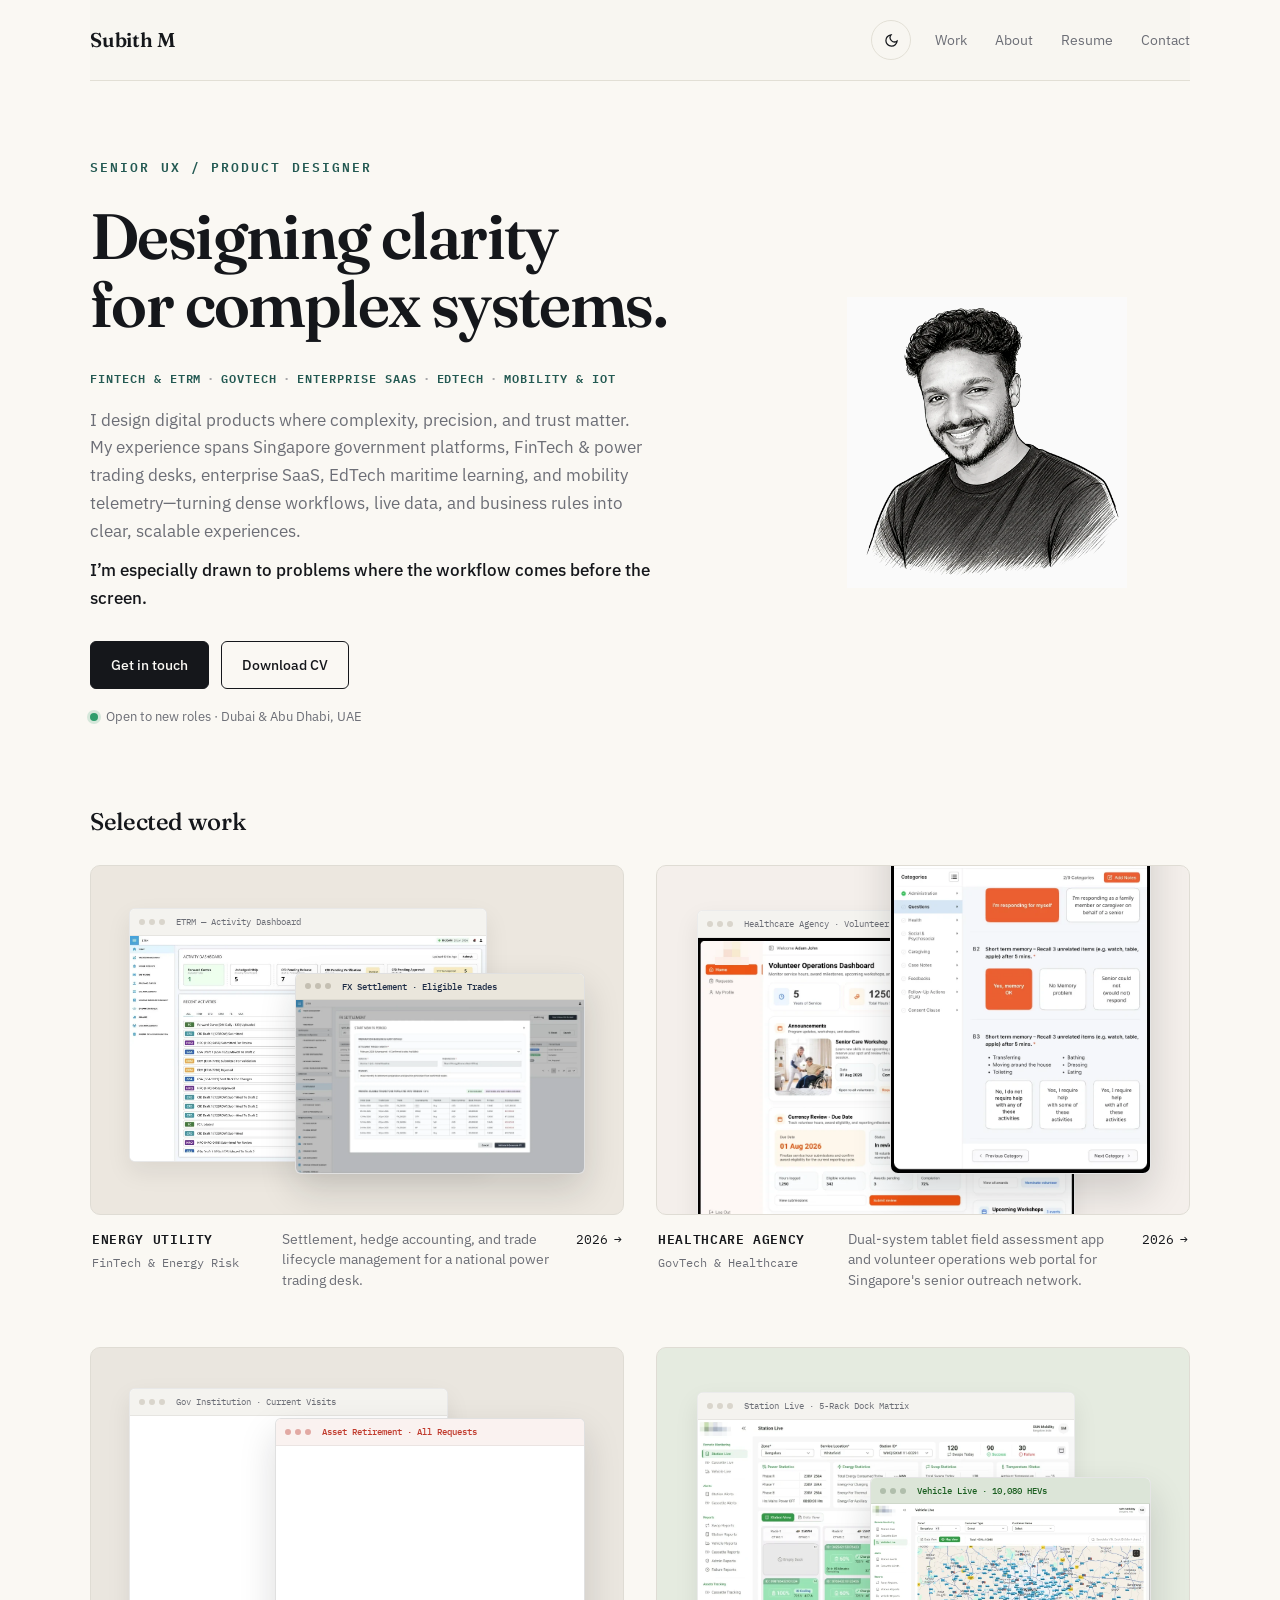
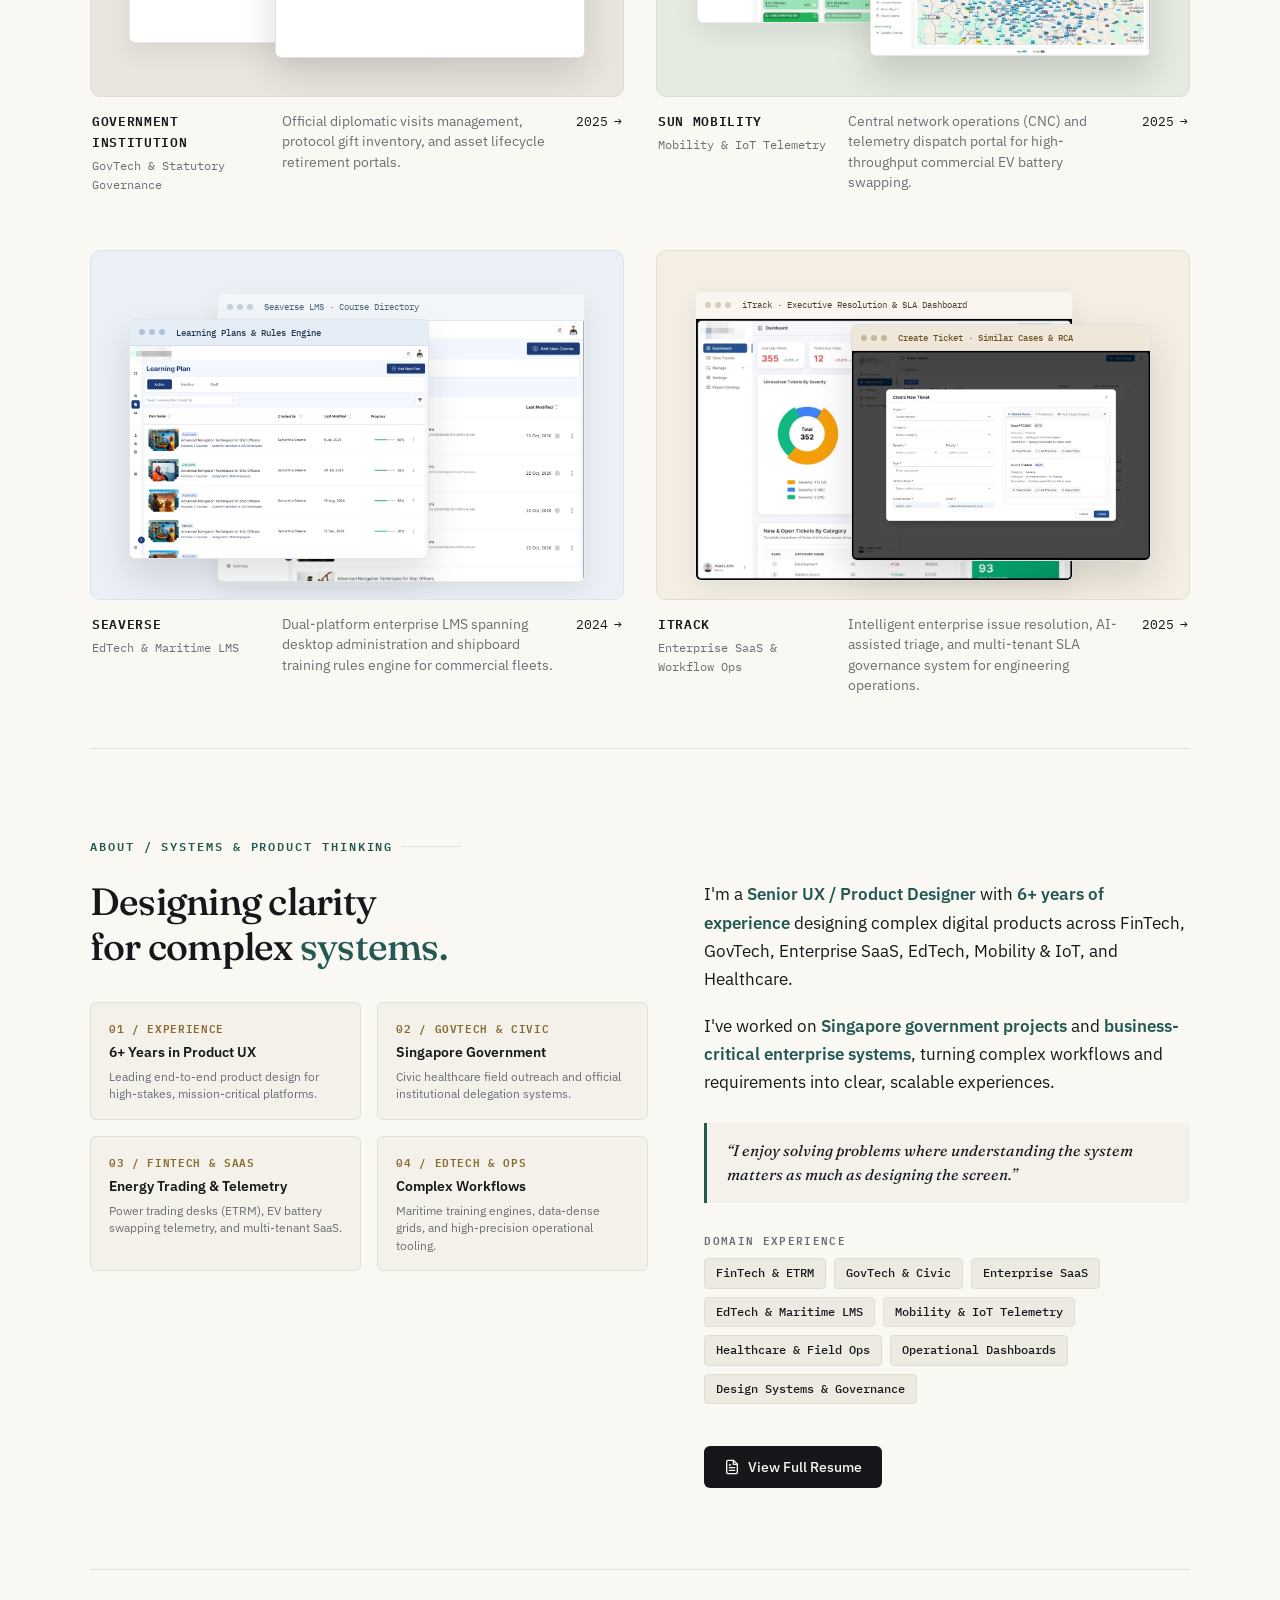
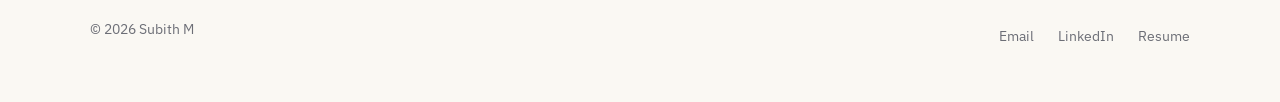
<file: index.html>
<!DOCTYPE html>
<html lang="en">
<head>
<meta charset="UTF-8">
<meta name="viewport" content="width=device-width, initial-scale=1.0">
<title>Subith M — Senior UX / Product Designer</title>
<meta name="description" content="Senior UX / Product Designer with 6+ years designing complex enterprise, GovTech, FinTech and SaaS products. Selected case studies and resume.">
<meta property="og:type" content="website">
<meta property="og:title" content="Subith M — Senior UX / Product Designer">
<meta property="og:description" content="Senior UX / Product Designer with 6+ years designing complex enterprise, GovTech, FinTech and SaaS products. Selected case studies and resume.">
<meta property="og:url" content="https://subithprabhakar.github.io/subith-portfolio/">
<meta property="og:image" content="https://subithprabhakar.github.io/subith-portfolio/images/social-card.jpg">
<meta name="twitter:card" content="summary_large_image">
<link rel="stylesheet" href="style.css">
<script src="theme.js"></script>
<link rel="icon" href="favicon.svg" type="image/svg+xml">
<link rel="icon" href="favicon.png" sizes="192x192" type="image/png">
<link rel="apple-touch-icon" href="apple-touch-icon.png">
<meta name="theme-color" content="#FAF8F3">
</head>
<body>

<div class="wrap">
  <nav class="nav animate-fade-up">
    <a href="index.html" class="name">Subith M</a>
    <div class="nav-right">
      <button id="theme-toggle" class="theme-toggle-btn" aria-label="Toggle dark mode" title="Toggle dark mode">
        <svg class="sun-icon" viewBox="0 0 24 24" width="15" height="15" fill="none" stroke="currentColor" stroke-width="2"><circle cx="12" cy="12" r="5"/><path d="M12 1v2M12 21v2M4.22 4.22l1.42 1.42M18.36 18.36l1.42 1.42M1 12h2M21 12h2M4.22 19.78l1.42-1.42M18.36 5.64l1.42-1.42"/></svg>
        <svg class="moon-icon" viewBox="0 0 24 24" width="15" height="15" fill="none" stroke="currentColor" stroke-width="2"><path d="M21 12.79A9 9 0 1 1 11.21 3 7 7 0 0 0 21 12.79z"/></svg>
      </button>
      <button id="mobile-menu-btn" class="mobile-menu-btn" aria-label="Toggle navigation menu" aria-expanded="false">
        <span class="hamburger-line"></span>
        <span class="hamburger-line"></span>
        <span class="hamburger-line"></span>
      </button>
      <div class="links" id="nav-links">
        <div class="nav-accordion">
          <a href="#work" class="desktop-work-link">Work</a>
          <button type="button" class="accordion-toggle-btn" aria-expanded="false">
            <span>Work</span>
            <svg class="chevron-icon" viewBox="0 0 24 24" width="18" height="18" fill="none" stroke="currentColor" stroke-width="2.2" stroke-linecap="round" stroke-linejoin="round"><polyline points="6 9 12 15 18 9"></polyline></svg>
          </button>
          <div class="nav-accordion-content">
            <a href="energy-etrm.html" class="sublink-item">
              <span class="sublink-title">Energy Utility ETRM</span>
              <span class="sublink-badge">Energy Trading &amp; Risk</span>
            </a>
            <a href="healthcare-outreach.html" class="sublink-item">
              <span class="sublink-title">Senior Care Services</span>
              <span class="sublink-badge">GovTech · Elder Care</span>
            </a>
            <a href="government-operations.html" class="sublink-item">
              <span class="sublink-title">Government Institution</span>
              <span class="sublink-badge">GovTech · Operations Governance</span>
            </a>
            <a href="itrack.html" class="sublink-item">
              <span class="sublink-title">iTrack</span>
              <span class="sublink-badge">Enterprise SaaS · SLA Governance</span>
            </a>
            <a href="seaverse.html" class="sublink-item">
              <span class="sublink-title">Seaverse</span>
              <span class="sublink-badge">EdTech · Maritime LMS</span>
            </a>
            <a href="sun-mobility.html" class="sublink-item">
              <span class="sublink-title">SUN Mobility</span>
              <span class="sublink-badge">EV Battery Swapping</span>
            </a>
            <a href="#work" class="sublink-item sublink-all">
              <span class="sublink-title">View All Works →</span>
            </a>
          </div>
        </div>
        <a href="#about" class="nav-link-item">About</a>
        <a href="Subith_M_Resume.pdf" target="_blank" rel="noopener noreferrer" class="nav-link-item">Resume</a>
        <a href="#contact" class="nav-link-item">Contact</a>
      </div>
    </div>
  </nav>

  <!-- Hero Section -->
  <section class="hero">
    <div class="hero-grid">
      <div class="hero-content animate-fade-up delay-1">
        <div class="hero-eyebrow">SENIOR UX / PRODUCT DESIGNER</div>
        
        <h1 class="hero-main-title">
          <span class="hero-line">Designing clarity</span>
          <span class="hero-line">for complex <span class="highlight">systems.</span></span>
        </h1>

        <div class="hero-role-tag">
          <span>FinTech &amp; ETRM</span>
          <span class="sep">·</span>
          <span>GovTech</span>
          <span class="sep">·</span>
          <span>Enterprise SaaS</span>
          <span class="sep">·</span>
          <span>EdTech</span>
          <span class="sep">·</span>
          <span>Mobility &amp; IoT</span>
        </div>

        <p class="hero-sub" style="margin-bottom: 12px;">
          I design digital products where complexity, precision, and trust matter. My experience spans Singapore government platforms, FinTech &amp; power trading desks, enterprise SaaS, EdTech maritime learning, and mobility telemetry—turning dense workflows, live data, and business rules into clear, scalable experiences.
        </p>
        <p class="hero-sub" style="color: var(--ink); font-weight: 500;">
          I’m especially drawn to problems where the workflow comes before the screen.
        </p>
          <div class="hero-cta">
            <a href="mailto:text2subith@gmail.com" class="cta-primary">Get in touch</a>
            <a href="Subith_M_Resume.pdf" target="_blank" rel="noopener noreferrer" class="cta-secondary">Download CV</a>
          </div>
          <p class="hero-availability"><span class="dot"></span>Open to new roles &middot; Dubai &amp; Abu Dhabi, UAE</p>
      </div>

      <div class="hero-visual animate-fade-up delay-2">
        <div class="avatar-wrapper">
          <img src="images/subith-portrait.webp" alt="Subith M - Senior UX / Product Designer" class="avatar-img">
        </div>
      </div>
    </div>
  </section>

  <!-- Selected Work Section -->
  <section id="work" class="tight" style="padding-top: 10px;">
    <div class="work-header reveal">
      <h2>Selected work</h2>
    </div>

    <div class="work-grid">

      <!-- Project 1: YTL PowerSeraya ETRM (Dynamic Staggered Trading Layout) -->
      <a href="energy-etrm.html" class="project-card linked reveal">
        <div class="card-canvas powerseraya-canvas">
          <div class="multi-screen-container">
            <!-- Screen 1: Primary Activity Dashboard (Top Left) -->
            <div class="powerseraya-screen-top">
              <div class="browser-header">
                <div class="browser-dots">
                  <span class="browser-dot"></span>
                  <span class="browser-dot"></span>
                  <span class="browser-dot"></span>
                </div>
                <span class="browser-title-mini">ETRM — Activity Dashboard</span>
              </div>
              <div class="browser-content">
                <img src="images/screen-1.webp" alt="Energy Utility ETRM Activity Dashboard" loading="lazy" decoding="async">
              </div>
            </div>

            <!-- Screen 2: FX Settlement Preparation Modal (Bottom Right) -->
            <div class="powerseraya-screen-bottom">
              <div class="browser-header" style="background: #EAE6DC;">
                <div class="browser-dots">
                  <span class="browser-dot" style="background:#C4BFB2;"></span>
                  <span class="browser-dot" style="background:#C4BFB2;"></span>
                  <span class="browser-dot" style="background:#C4BFB2;"></span>
                </div>
                <span class="browser-title-mini" style="color: #1C2B45; font-weight: 500;">FX Settlement · Eligible Trades</span>
              </div>
              <div class="browser-content">
                <img src="images/screen-4.webp" alt="FX Settlement Preparation Modal" loading="lazy" decoding="async">
              </div>
            </div>
          </div>
        </div>
        <div class="card-meta">
          <div class="card-title-group">
            <span class="card-title">Energy Utility</span>
            <span class="card-cat">FinTech &amp; Energy Risk</span>
          </div>
          <p class="card-desc">Settlement, hedge accounting, and trade lifecycle management for a national power trading desk.</p>
          <div class="card-year-arrow">
            <span>2026</span>
            <span class="card-arrow">→</span>
          </div>
        </div>
      </a>

      <!-- Project 2: AIC Senior Engagement & Volunteer Portals (Dual Web + Tablet Multi-Screen) -->
      <a href="healthcare-outreach.html" class="project-card linked reveal">
        <div class="card-canvas" style="background: #F4EFEB;">
          <div class="multi-screen-container">
            <!-- Screen 1: Web Management Dashboard (Back Layer) -->
            <div class="screen-layer-back" style="width: 78%; left: 16px; top: 20px;">
              <div class="browser-header">
                <div class="browser-dots">
                  <span class="browser-dot"></span>
                  <span class="browser-dot"></span>
                  <span class="browser-dot"></span>
                </div>
                <span class="browser-title-mini">Healthcare Agency · Volunteer Operations Portal</span>
              </div>
              <div class="browser-content">
                <img src="images/care-web-dashboard.webp" alt="The agency Volunteer Web Operations Dashboard" loading="lazy" decoding="async">
              </div>
            </div>

            <!-- Screen 2: Tablet Field Assessment App (Front Layer) -->
            <div class="tablet-screen-front" style="width: 54%; right: 14px; bottom: 16px;">
              <div class="tablet-header-mini" style="background: #FAF6F2;">
                <span style="color: #E05638; font-weight: 600;">Tablet · Field Assessment</span>
                <span>14:24 📶</span>
              </div>
              <div class="browser-content">
                <img src="images/care-assessment-questions.webp" alt="Senior Engagement Tablet Assessment" loading="lazy" decoding="async">
              </div>
            </div>
          </div>
        </div>
        <div class="card-meta">
          <div class="card-title-group">
            <span class="card-title">Healthcare Agency</span>
            <span class="card-cat">GovTech &amp; Healthcare</span>
          </div>
          <p class="card-desc">Dual-system tablet field assessment app and volunteer operations web portal for Singapore's senior outreach network.</p>
          <div class="card-year-arrow">
            <span>2026</span>
            <span class="card-arrow">→</span>
          </div>
        </div>
      </a>

      <!-- Project 3: Singapore Parliament (Official Travel & Asset Portals - Dual-Portal Layout) -->
      <a href="government-operations.html" class="project-card linked reveal">
        <div class="card-canvas parliament-canvas">
          <div class="multi-screen-container">
            <!-- Screen 1: Diplomatic Travel Operations (Left Layer) -->
            <div class="parliament-screen-left">
              <div class="browser-header">
                <div class="browser-dots">
                  <span class="browser-dot"></span>
                  <span class="browser-dot"></span>
                  <span class="browser-dot"></span>
                </div>
                <span class="browser-title-mini">Gov Institution · Current Visits</span>
              </div>
              <div class="browser-content">
                <img src="images/gov-current-visits.webp" alt="Government Institution Current Visits Ledger" loading="lazy" decoding="async">
              </div>
            </div>

            <!-- Screen 2: Asset Retirement Write-Off Portal (Right Layer) -->
            <div class="parliament-screen-right">
              <div class="browser-header" style="background: #FAF2F0;">
                <div class="browser-dots">
                  <span class="browser-dot" style="background:#E2A9A3;"></span>
                  <span class="browser-dot" style="background:#E2A9A3;"></span>
                  <span class="browser-dot" style="background:#E2A9A3;"></span>
                </div>
                <span class="browser-title-mini" style="color: #C0392B; font-weight: 500;">Asset Retirement · All Requests</span>
              </div>
              <div class="browser-content">
                <img src="images/gov-asset-requests.webp" alt="The institution Asset Retirement All Requests Screen" loading="lazy" decoding="async">
              </div>
            </div>
          </div>
        </div>
        <div class="card-meta">
          <div class="card-title-group">
            <span class="card-title">Government Institution</span>
            <span class="card-cat">GovTech &amp; Statutory Governance</span>
          </div>
          <p class="card-desc">Official diplomatic visits management, protocol gift inventory, and asset lifecycle retirement portals.</p>
          <div class="card-year-arrow">
            <span>2025</span>
            <span class="card-arrow">→</span>
          </div>
        </div>
      </a>

      <!-- Project 4: Sun Mobility CNC Portal (Layered Telemetry Showcase) -->
      <a href="sun-mobility.html" class="project-card linked reveal">
        <div class="card-canvas" style="background: #E5EBE0;">
          <div class="multi-screen-container">
            <!-- Screen 1: Station Live Dock Matrix (Back Layer) -->
            <div class="screen-layer-back" style="width: 78%; left: 16px; top: 20px;">
              <div class="browser-header">
                <div class="browser-dots">
                  <span class="browser-dot"></span>
                  <span class="browser-dot"></span>
                  <span class="browser-dot"></span>
                </div>
                <span class="browser-title-mini">Station Live · 5-Rack Dock Matrix</span>
              </div>
              <div class="browser-content">
                <img src="images/sun-mobility-station-live.webp" alt="Sun Mobility Station Live Dock Matrix" loading="lazy" decoding="async">
              </div>
            </div>

            <!-- Screen 2: Vehicle Live Geospatial Fleet Map (Front Layer) -->
            <div class="screen-layer-front" style="width: 58%; right: 14px; bottom: 16px;">
              <div class="browser-header" style="background: #DCE5D8;">
                <div class="browser-dots">
                  <span class="browser-dot" style="background:#B0BEAC;"></span>
                  <span class="browser-dot" style="background:#B0BEAC;"></span>
                  <span class="browser-dot" style="background:#B0BEAC;"></span>
                </div>
                <span class="browser-title-mini" style="color: #1B5E20; font-weight: 500;">Vehicle Live · 10,080 HEVs</span>
              </div>
              <div class="browser-content">
                <img src="images/sun-mobility-vehicle-live.webp" alt="Sun Mobility Vehicle Live Fleet Map" loading="lazy" decoding="async">
              </div>
            </div>
          </div>
        </div>
        <div class="card-meta">
          <div class="card-title-group">
            <span class="card-title">Sun Mobility</span>
            <span class="card-cat">Mobility &amp; IoT Telemetry</span>
          </div>
          <p class="card-desc">Central network operations (CNC) and telemetry dispatch portal for high-throughput commercial EV battery swapping.</p>
          <div class="card-year-arrow">
            <span>2025</span>
            <span class="card-arrow">→</span>
          </div>
        </div>
      </a>

      <!-- Project 5: Seaverse Maritime LMS (Dual Desktop Inverted Stagger Showcase) -->
      <a href="seaverse.html" class="project-card linked reveal">
        <div class="card-canvas seaverse-canvas">
          <div class="multi-screen-container">
            <!-- Screen 1: Course Catalog (Top Right Desktop) -->
            <div class="seaverse-screen-topright">
              <div class="browser-header seaverse-header">
                <div class="browser-dots">
                  <span class="browser-dot"></span>
                  <span class="browser-dot"></span>
                  <span class="browser-dot"></span>
                </div>
                <span class="browser-title-mini" style="color: #4A6278;">Seaverse LMS · Course Directory</span>
              </div>
              <div class="browser-content">
                <img src="images/seaverse-admin-courses.webp" alt="Seaverse LMS Course Catalog" loading="lazy" decoding="async">
              </div>
            </div>

            <!-- Screen 2: Learning Plan Matrix (Bottom Left Desktop) -->
            <div class="seaverse-screen-bottomleft">
              <div class="browser-header seaverse-header-front">
                <div class="browser-dots">
                  <span class="browser-dot"></span>
                  <span class="browser-dot"></span>
                  <span class="browser-dot"></span>
                </div>
                <span class="browser-title-mini" style="color: #233B52; font-weight: 500;">Learning Plans &amp; Rules Engine</span>
              </div>
              <div class="browser-content">
                <img src="images/seaverse-learning-plan-list.webp" alt="Seaverse Learning Plan Configuration Matrix" loading="lazy" decoding="async">
              </div>
            </div>
          </div>
        </div>
        <div class="card-meta">
          <div class="card-title-group">
            <span class="card-title">Seaverse</span>
            <span class="card-cat">EdTech &amp; Maritime LMS</span>
          </div>
          <p class="card-desc">Dual-platform enterprise LMS spanning desktop administration and shipboard training rules engine for commercial fleets.</p>
          <div class="card-year-arrow">
            <span>2024</span>
            <span class="card-arrow">→</span>
          </div>
        </div>
      </a>

      <!-- Project 6: iTrack (Intelligent Issue Resolution & SLA Governance) -->
      <a href="itrack.html" class="project-card linked reveal">
        <div class="card-canvas itrack-canvas">
          <div class="multi-screen-container">
            <!-- Screen 1: Executive Analytics & SLA Dashboard (Top Left) -->
            <div class="itrack-screen-back">
              <div class="browser-header itrack-header">
                <div class="browser-dots">
                  <span class="browser-dot"></span>
                  <span class="browser-dot"></span>
                  <span class="browser-dot"></span>
                </div>
                <span class="browser-title-mini" style="color: #4A3E2D;">iTrack · Executive Resolution &amp; SLA Dashboard</span>
              </div>
              <div class="browser-content">
                <img src="images/itrack-dashboard.webp" alt="iTrack Executive Resolution &amp; SLA Dashboard" loading="lazy" decoding="async">
              </div>
            </div>

            <!-- Screen 2: AI Triage & Similar Cases Modal (Bottom Right) -->
            <div class="itrack-screen-front">
              <div class="browser-header itrack-header-front">
                <div class="browser-dots">
                  <span class="browser-dot"></span>
                  <span class="browser-dot"></span>
                  <span class="browser-dot"></span>
                </div>
                <span class="browser-title-mini" style="color: #6E5424; font-weight: 500;">Create Ticket · Similar Cases &amp; RCA</span>
              </div>
              <div class="browser-content">
                <img src="images/itrack-modal-create.webp" alt="iTrack AI-Assisted Issue Ingestion and Similar Cases Modal" loading="lazy" decoding="async">
              </div>
            </div>
          </div>
        </div>
        <div class="card-meta">
          <div class="card-title-group">
            <span class="card-title">iTrack</span>
            <span class="card-cat">Enterprise SaaS &amp; Workflow Ops</span>
          </div>
          <p class="card-desc">Intelligent enterprise issue resolution, AI-assisted triage, and multi-tenant SLA governance system for engineering operations.</p>
          <div class="card-year-arrow">
            <span>2025</span>
            <span class="card-arrow">→</span>
          </div>
        </div>
      </a>

    </div>
  </section>

  <!-- About Me Section -->
  <section id="about" class="about-section reveal">
    <div class="about-eyebrow">ABOUT / SYSTEMS &amp; PRODUCT THINKING</div>
    
    <div class="about-grid">
      <!-- Left Column: Headline & Scannable Systems Matrix -->
      <div class="about-left">
        <h2 class="about-headline">
          Designing clarity <br>
          for complex <span class="highlight">systems.</span>
        </h2>

        <div class="about-pillars">
          <div class="about-pillar-card">
            <span class="pillar-num">01 / EXPERIENCE</span>
            <div class="pillar-title">6+ Years in Product UX</div>
            <p class="pillar-desc">Leading end-to-end product design for high-stakes, mission-critical platforms.</p>
          </div>

          <div class="about-pillar-card">
            <span class="pillar-num">02 / GOVTECH &amp; CIVIC</span>
            <div class="pillar-title">Singapore Government</div>
            <p class="pillar-desc">Civic healthcare field outreach and official institutional delegation systems.</p>
          </div>

          <div class="about-pillar-card">
            <span class="pillar-num">03 / FINTECH &amp; SAAS</span>
            <div class="pillar-title">Energy Trading &amp; Telemetry</div>
            <p class="pillar-desc">Power trading desks (ETRM), EV battery swapping telemetry, and multi-tenant SaaS.</p>
          </div>

          <div class="about-pillar-card">
            <span class="pillar-num">04 / EDTECH &amp; OPS</span>
            <div class="pillar-title">Complex Workflows</div>
            <p class="pillar-desc">Maritime training engines, data-dense grids, and high-precision operational tooling.</p>
          </div>
        </div>
      </div>

      <!-- Right Column: Editorial Narrative & Domain Taxonomy -->
      <div class="about-content">
        <p class="about-lead">
          I'm a <strong>Senior UX / Product Designer</strong> with <strong>6+ years of experience</strong> designing complex digital products across FinTech, GovTech, Enterprise SaaS, EdTech, Mobility &amp; IoT, and Healthcare.
        </p>
        
        <p class="about-lead">
          I've worked on <strong>Singapore government projects</strong> and <strong>business-critical enterprise systems</strong>, turning complex workflows and requirements into clear, scalable experiences.
        </p>

        <div class="about-quote-card">
          “I enjoy solving problems where understanding the system matters as much as designing the screen.”
        </div>

        <div class="about-domains-wrap">
          <span class="about-domains-label">Domain Experience</span>
          <div class="about-domain-tags">
            <span class="about-tag">FinTech &amp; ETRM</span>
            <span class="about-tag">GovTech &amp; Civic</span>
            <span class="about-tag">Enterprise SaaS</span>
            <span class="about-tag">EdTech &amp; Maritime LMS</span>
            <span class="about-tag">Mobility &amp; IoT Telemetry</span>
            <span class="about-tag">Healthcare &amp; Field Ops</span>
            <span class="about-tag">Operational Dashboards</span>
            <span class="about-tag">Design Systems &amp; Governance</span>
          </div>
        </div>

        <div>
          <a href="Subith_M_Resume.pdf" target="_blank" rel="noopener noreferrer" class="resume-cta-btn">
            <svg viewBox="0 0 24 24" width="16" height="16" fill="none" stroke="currentColor" stroke-width="2" stroke-linecap="round" stroke-linejoin="round"><path d="M14 2H6a2 2 0 0 0-2 2v16a2 2 0 0 0 2 2h12a2 2 0 0 0 2-2V8z"></path><polyline points="14 2 14 8 20 8"></polyline><line x1="16" y1="13" x2="8" y2="13"></line><line x1="16" y1="17" x2="8" y2="17"></line><polyline points="10 9 9 9 8 9"></polyline></svg>
            <span>View Full Resume</span>
          </a>
        </div>
      </div>
    </div>
  </section>

  <footer id="contact" class="reveal">
    <div class="row">
      <div>© 2026 Subith M</div>
      <div style="display:flex;gap:24px;">
        <a href="mailto:text2subith@gmail.com">Email</a>
        <a href="https://www.linkedin.com/in/subith-m-20b82a1b3" target="_blank" rel="noopener noreferrer">LinkedIn</a>
        <a href="Subith_M_Resume.pdf" target="_blank" rel="noopener noreferrer">Resume</a>
      </div>
    </div>
  </footer>
</div>

<script src="cursor.js"></script>
<script>
  // Subtle scroll-driven reveal animation
  document.addEventListener('DOMContentLoaded', () => {
    const reveals = document.querySelectorAll('.reveal');
    if ('IntersectionObserver' in window) {
      const observer = new IntersectionObserver((entries) => {
        entries.forEach((entry) => {
          if (entry.isIntersecting) {
            entry.target.classList.add('is-visible');
            observer.unobserve(entry.target);
          }
        });
      }, { threshold: 0.1, rootMargin: '0px 0px -40px 0px' });
      reveals.forEach((el) => observer.observe(el));
    } else {
      reveals.forEach((el) => el.classList.add('is-visible'));
    }
  });
</script>

</body>
</html>
</file>
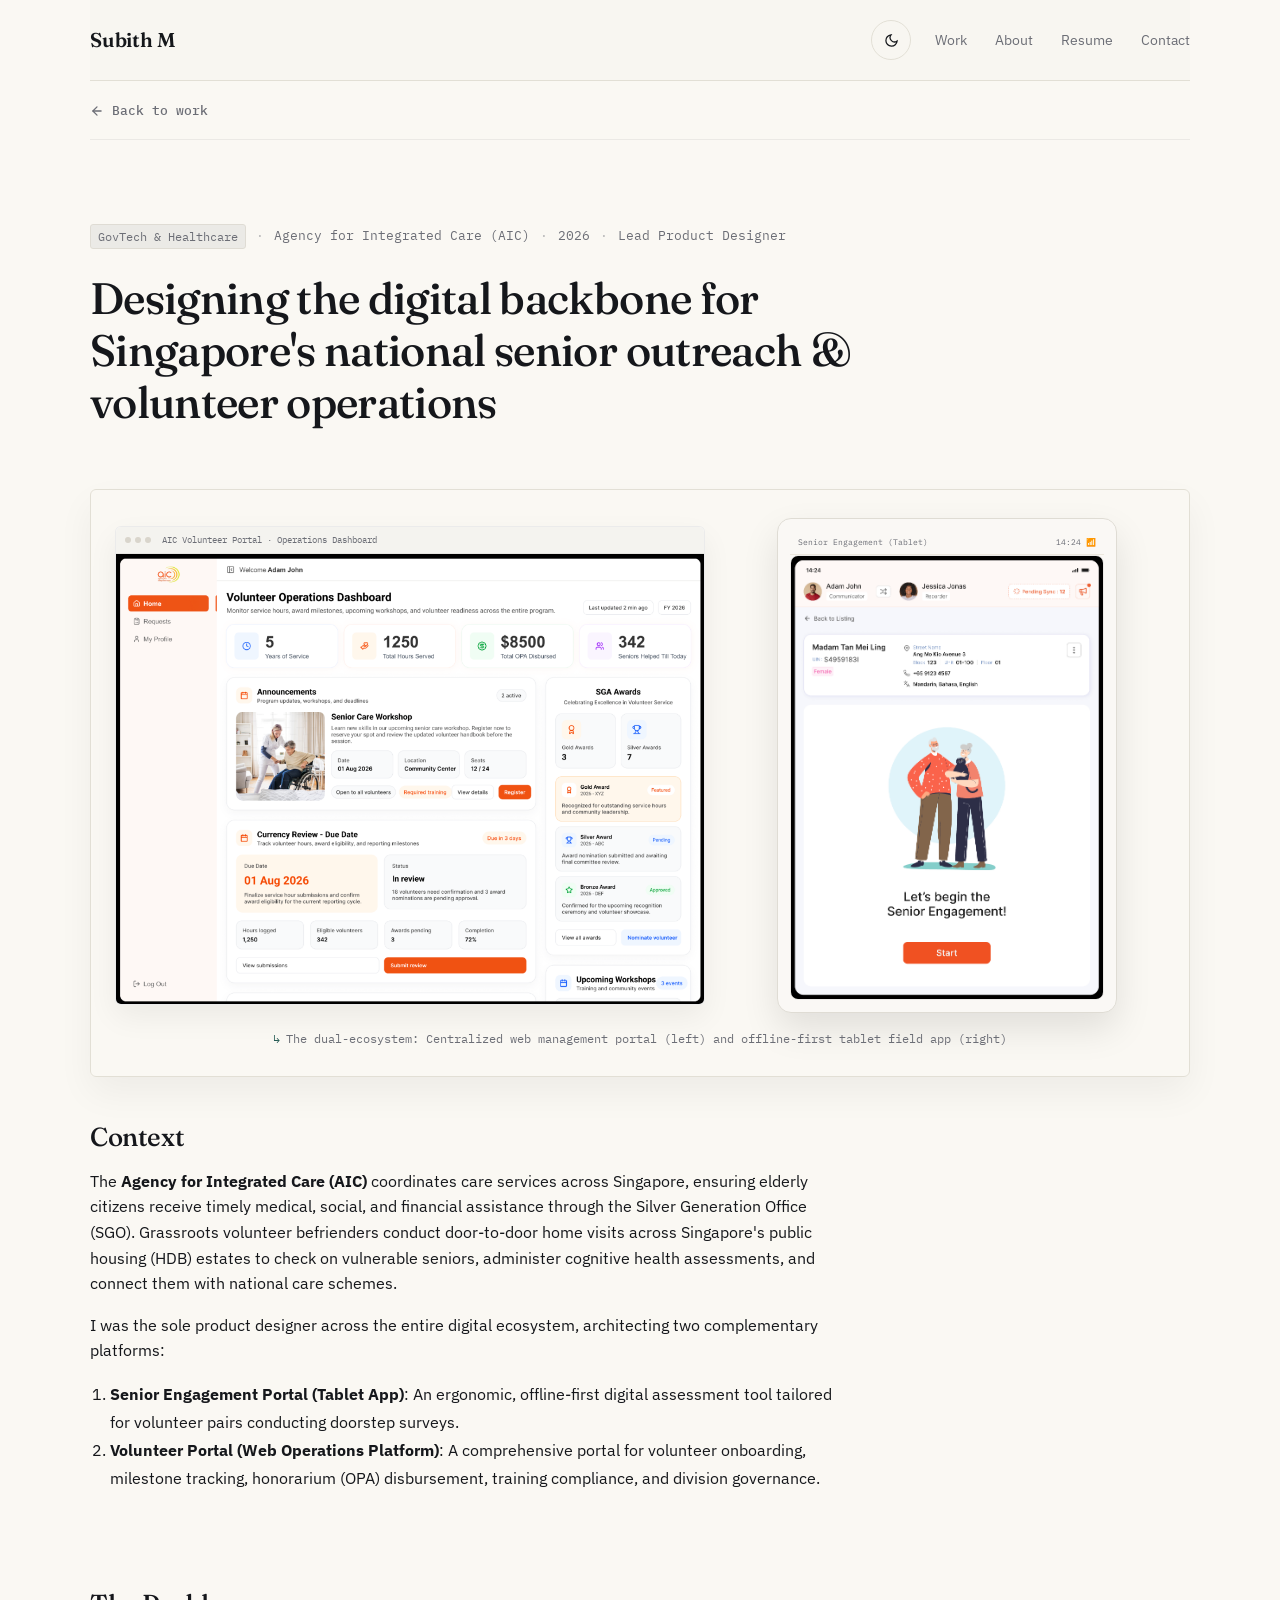
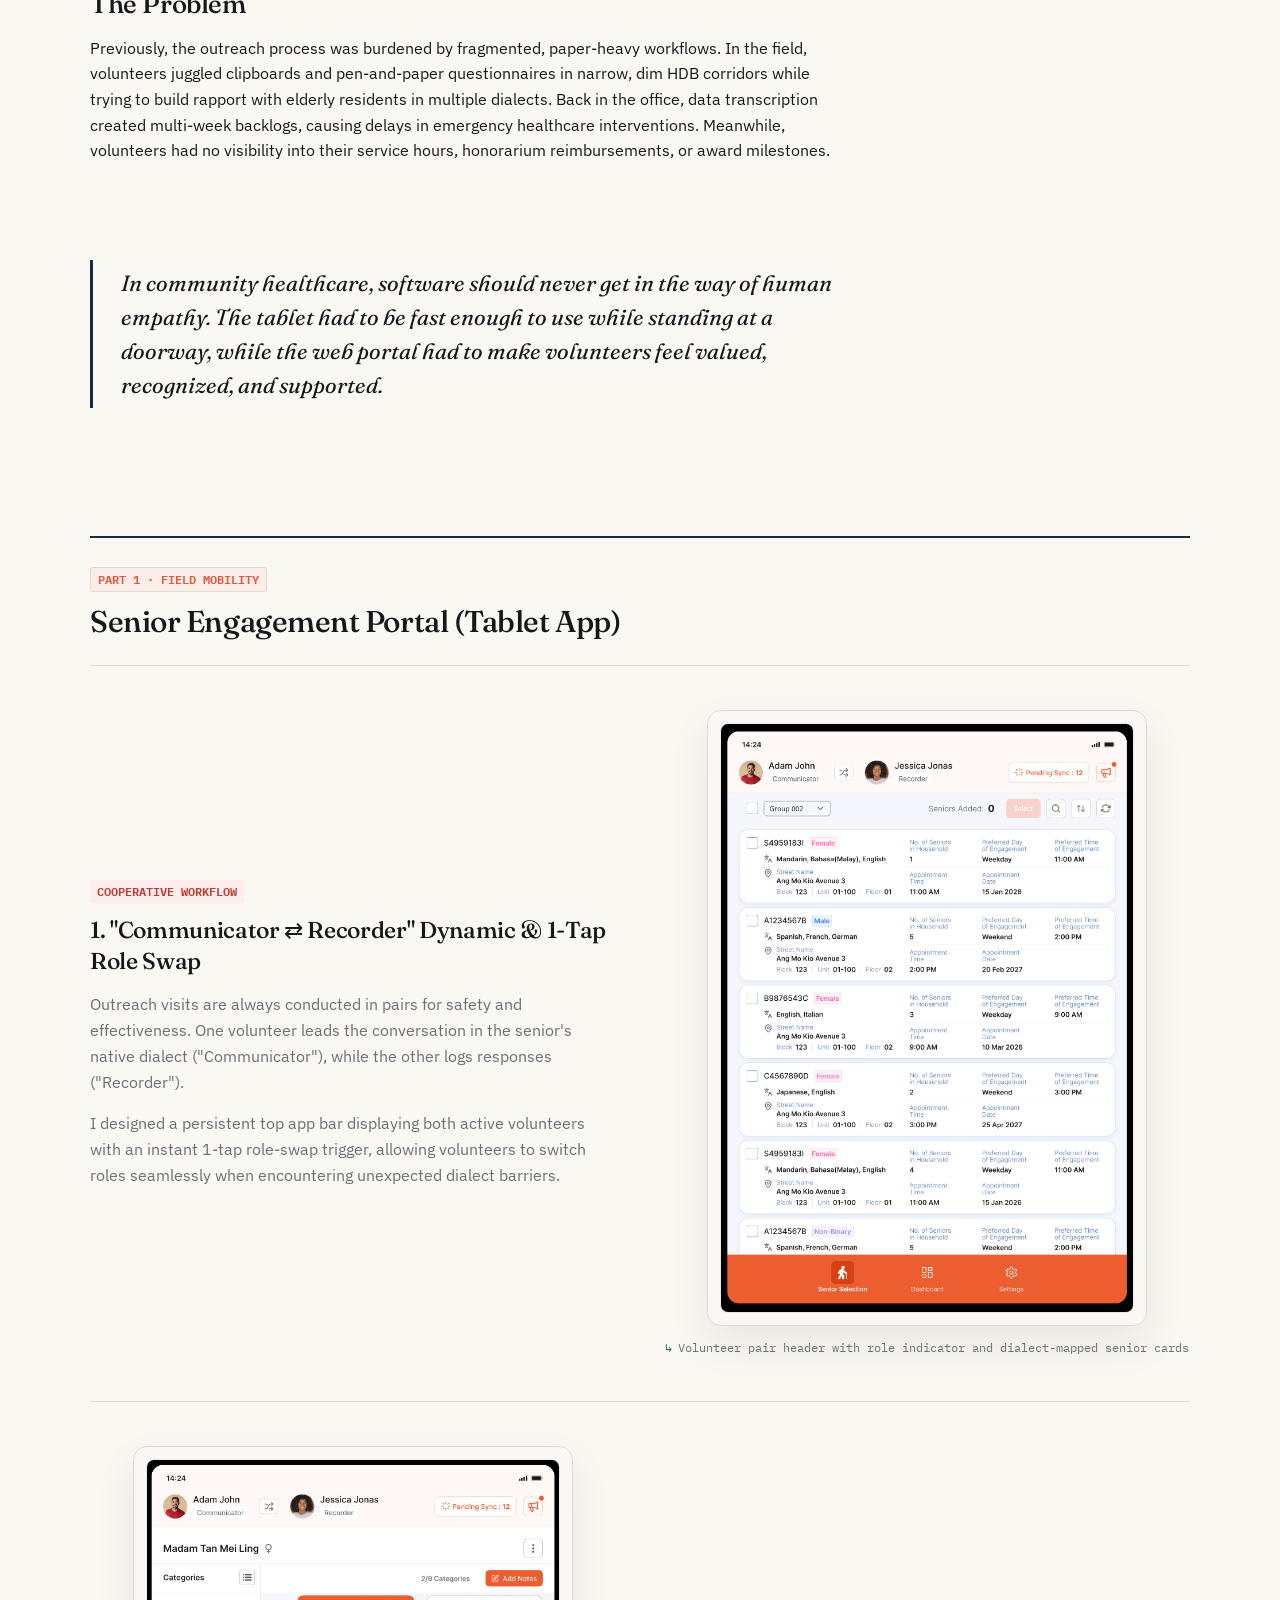
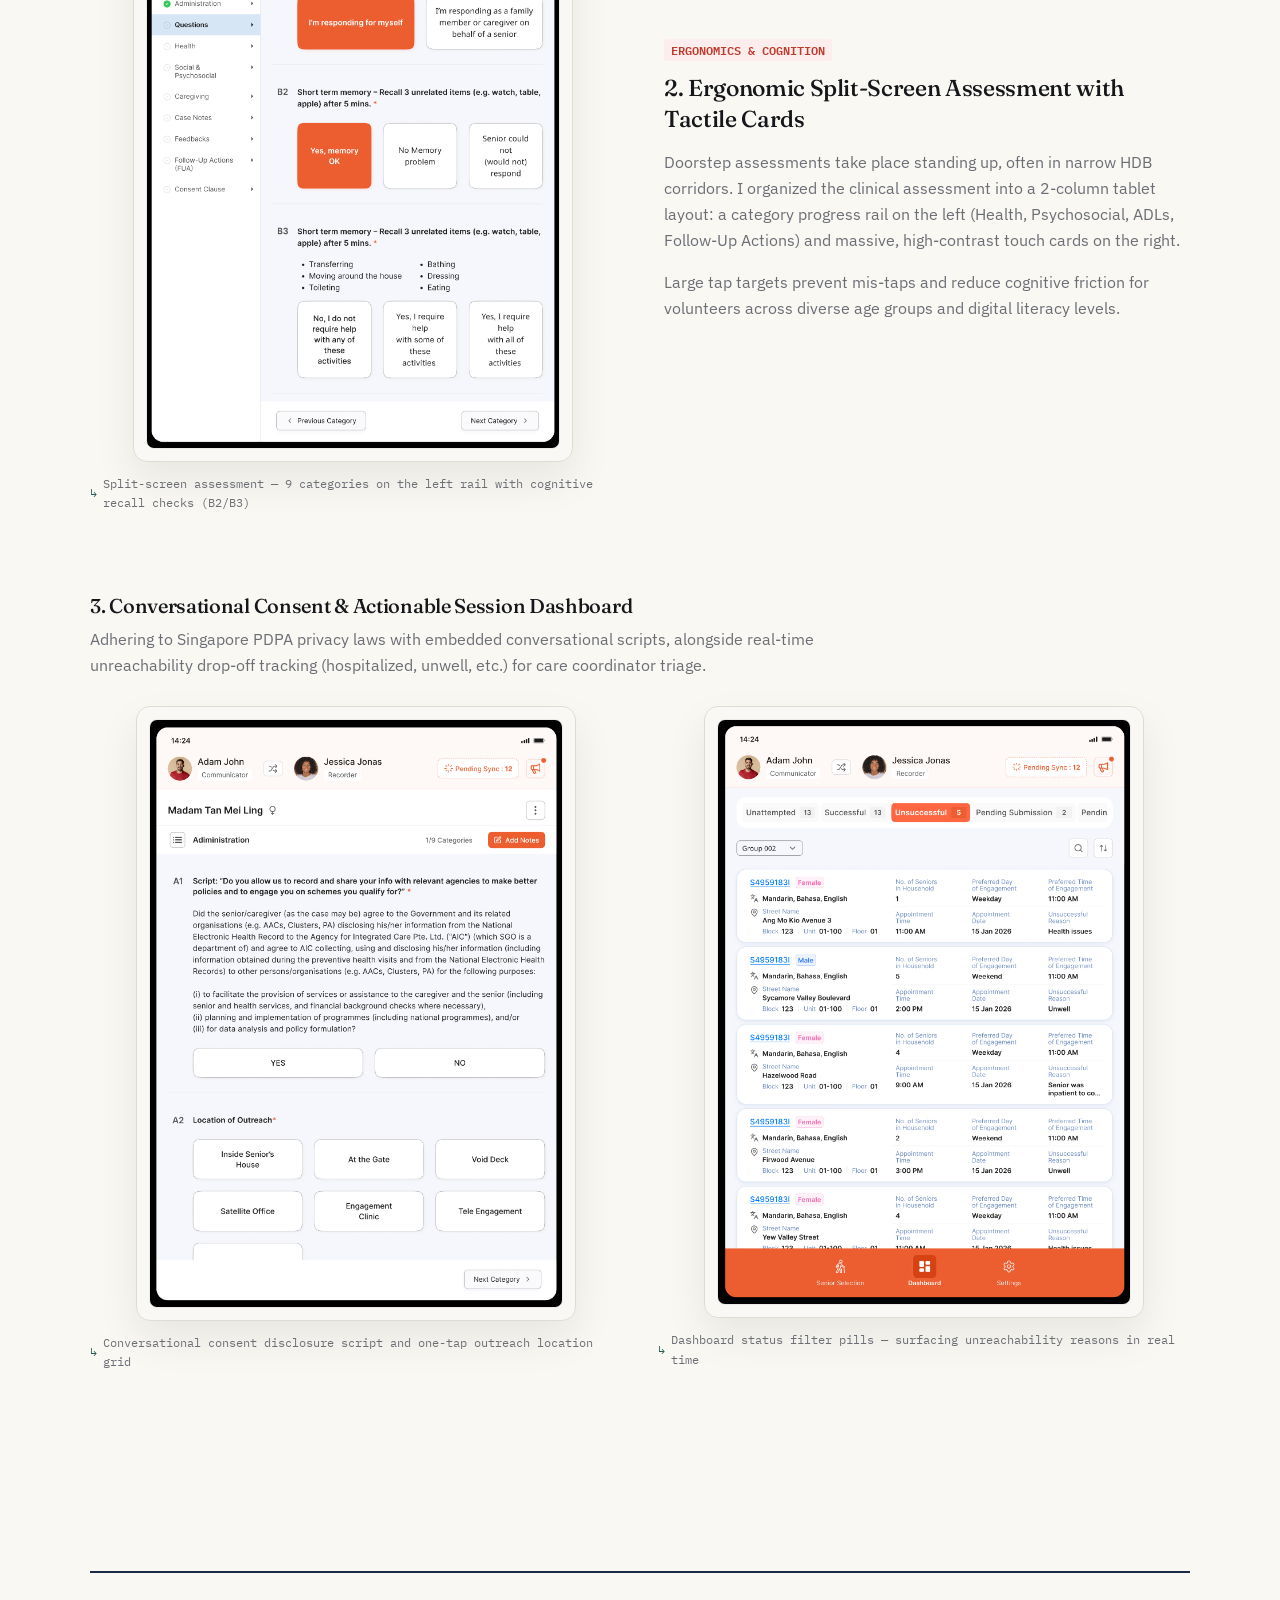
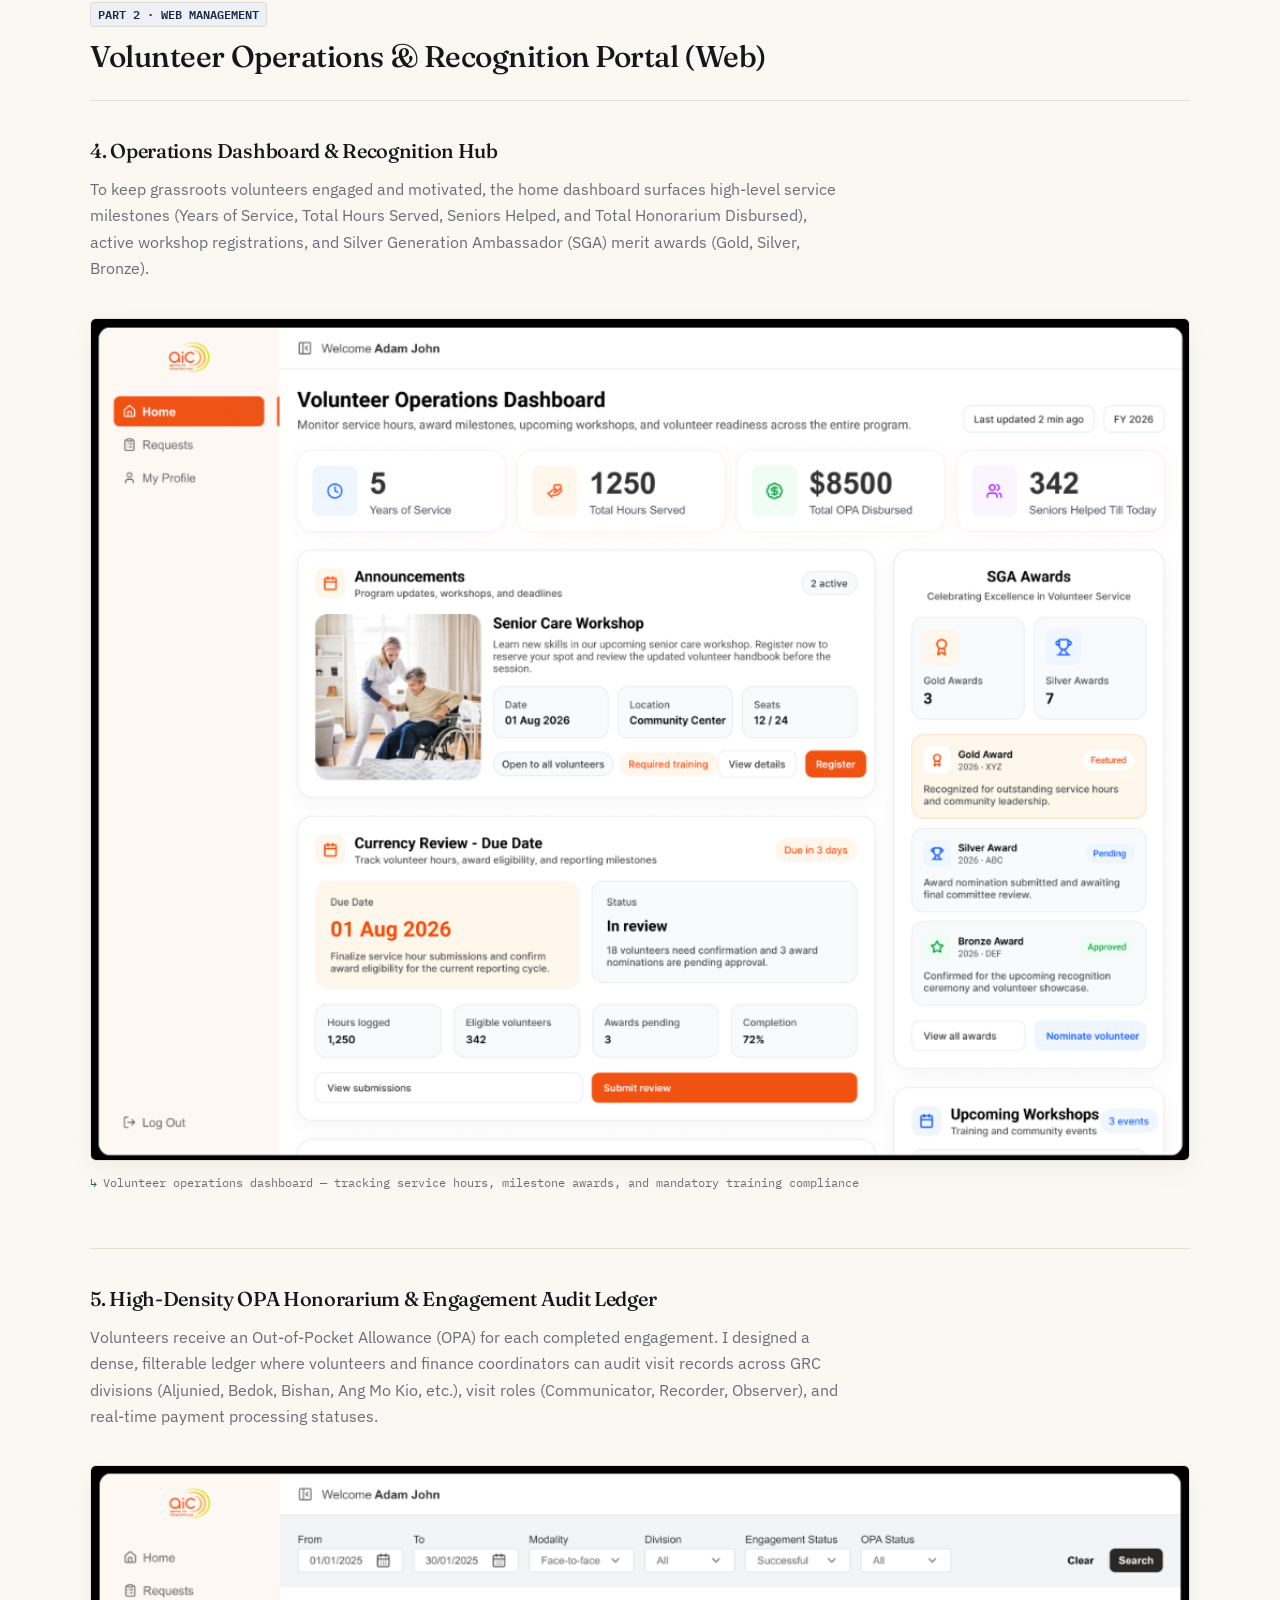
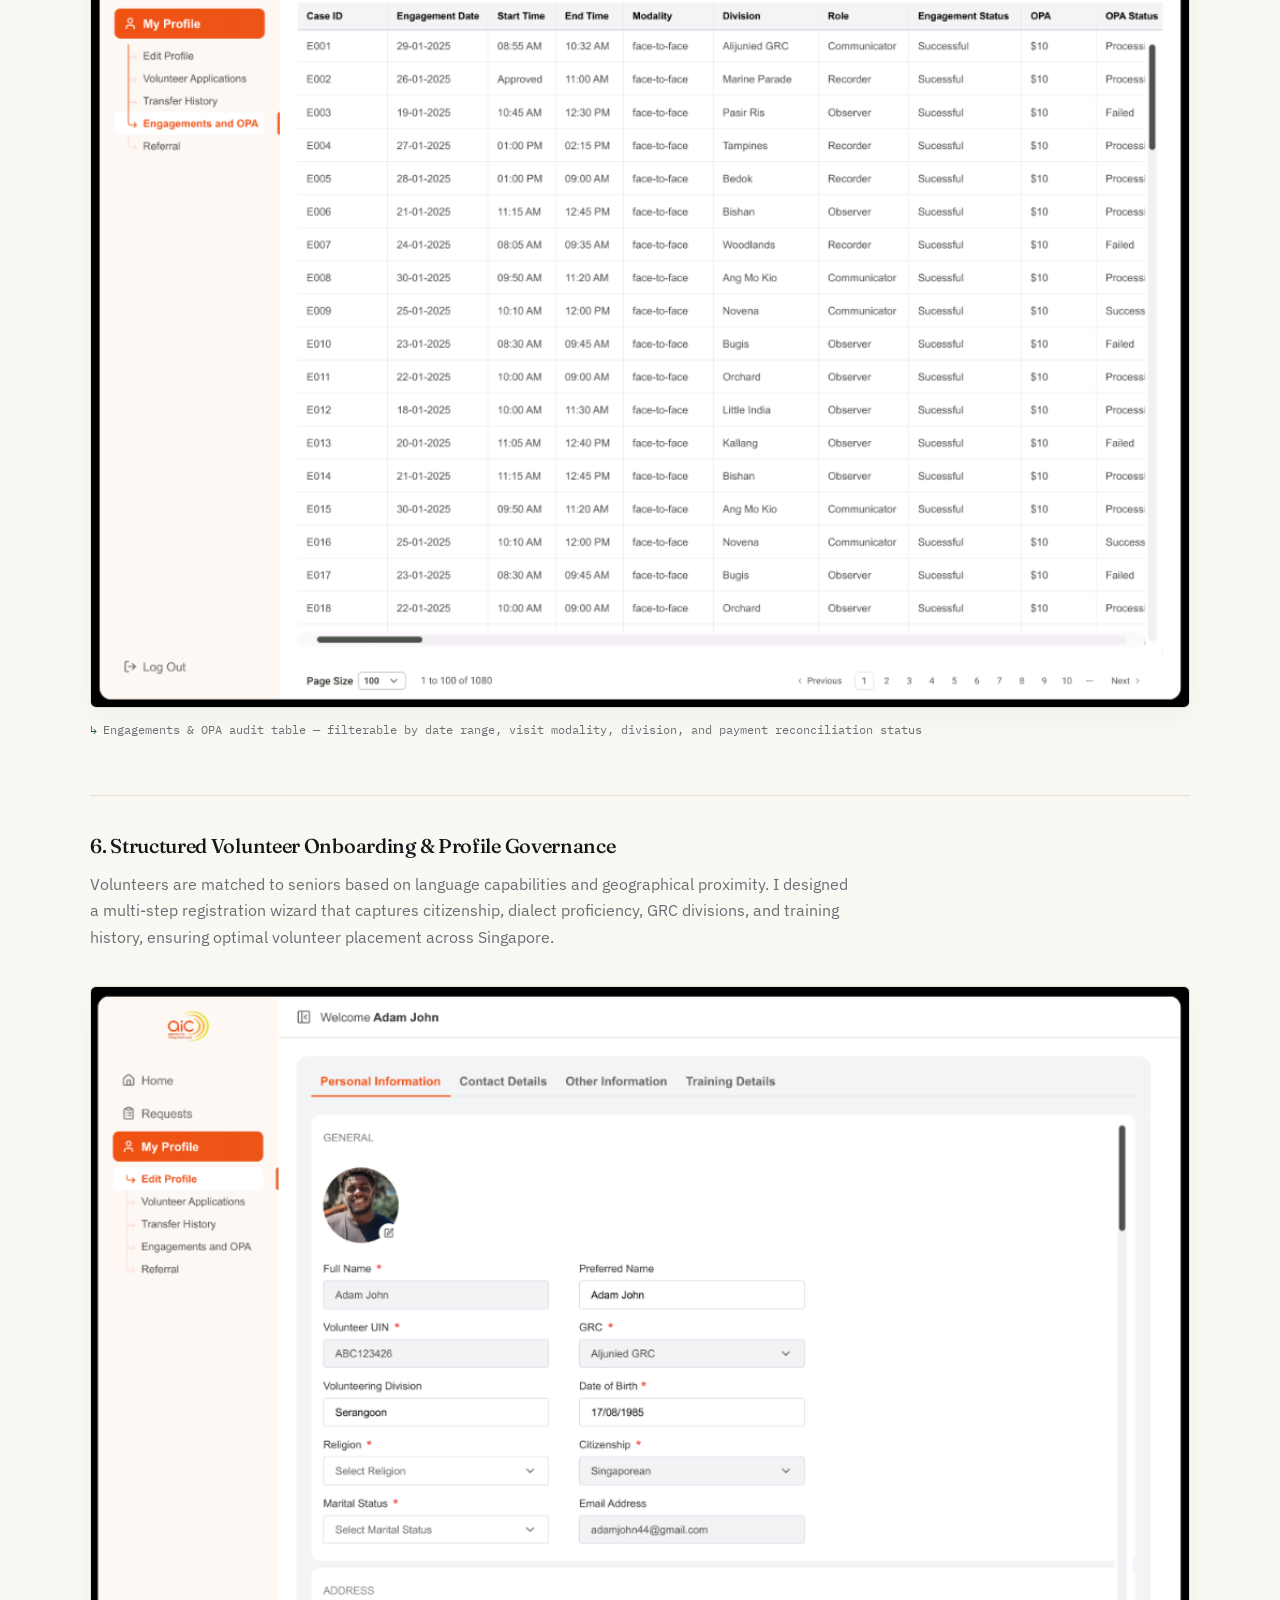
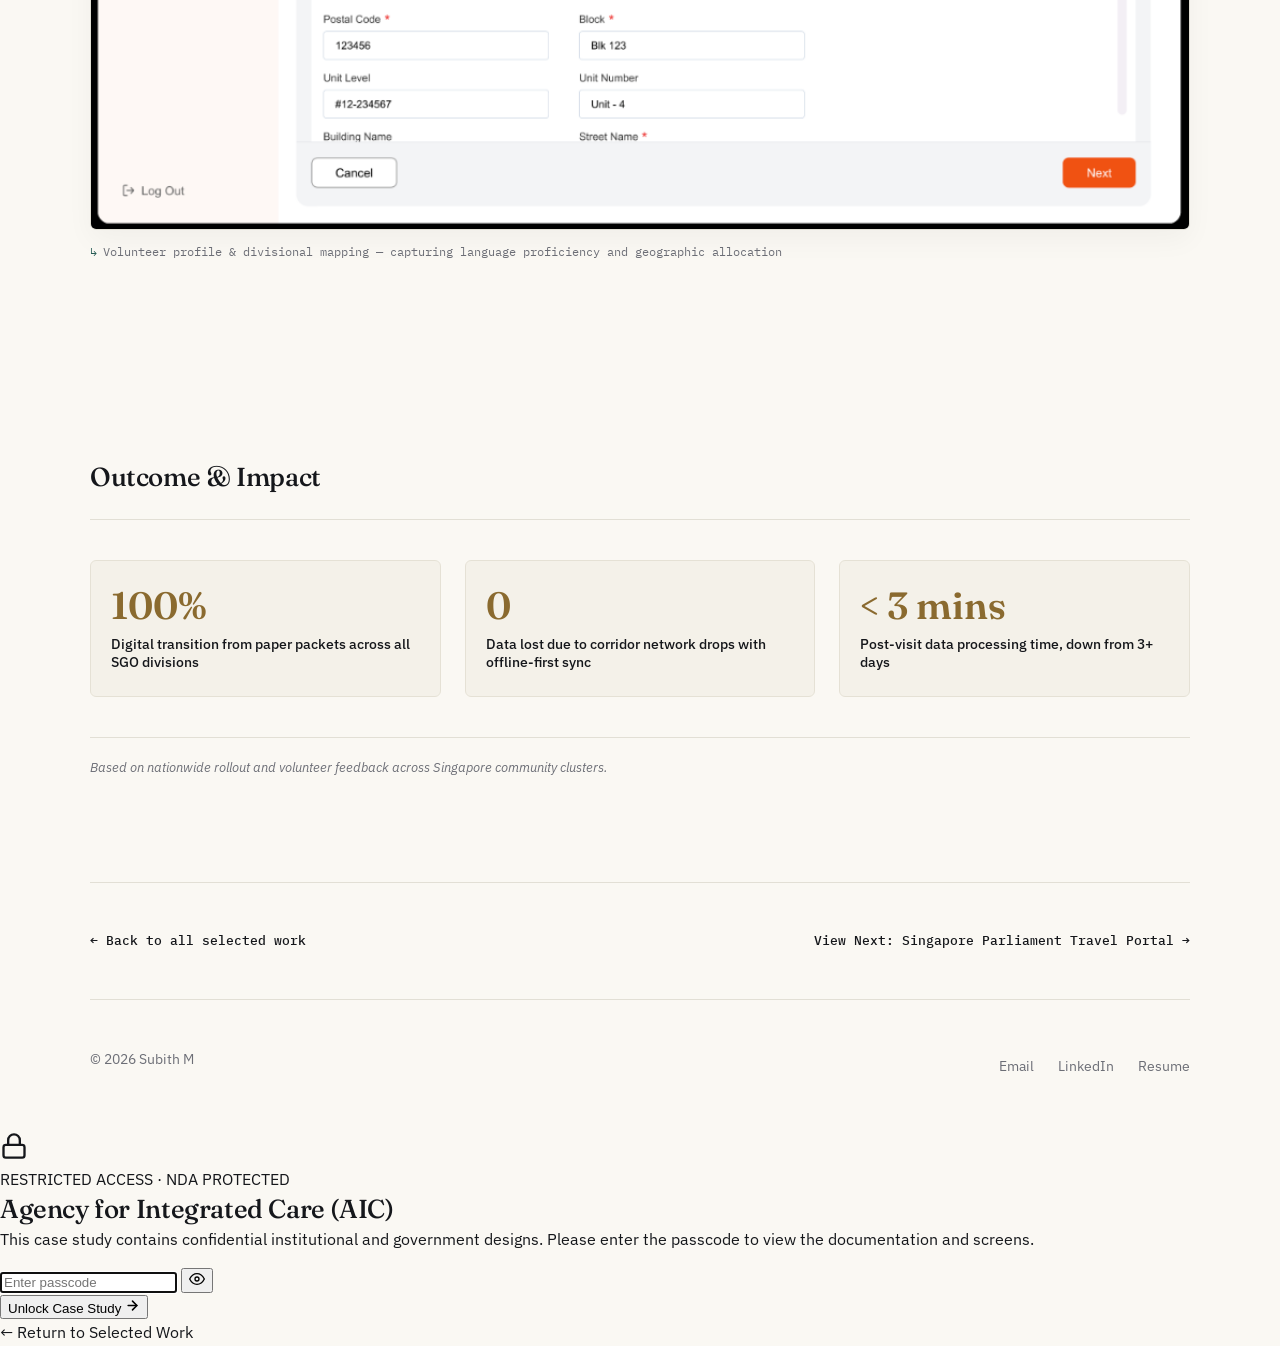
<file: aic-portal.html>
<!DOCTYPE html>
<html lang="en">
<head>
<meta charset="UTF-8">
<meta name="viewport" content="width=device-width, initial-scale=1.0">
<title>AIC Senior Engagement &amp; Volunteer Portals — Subith M</title>
<link rel="stylesheet" href="style.css">
<script src="theme.js"></script>
<script>
  try {
    if (sessionStorage.getItem('portfolio_session_unlocked_aic') !== 'true') {
      document.documentElement.classList.add('is-locked');
    }
  } catch(e) {
    document.documentElement.classList.add('is-locked');
  }
</script>
<script src="protect.js" defer></script>
</head>
<body>

<!-- Interactive Top Reading Progress Bar -->
<div id="progress-bar"></div>

<div class="wrap">
  <nav class="nav animate-fade-up">
    <a href="index.html" class="name">Subith M</a>
    <div class="nav-right">
      <button id="theme-toggle" class="theme-toggle-btn" aria-label="Toggle dark mode" title="Toggle dark mode">
        <svg class="sun-icon" viewBox="0 0 24 24" width="15" height="15" fill="none" stroke="currentColor" stroke-width="2"><circle cx="12" cy="12" r="5"/><path d="M12 1v2M12 21v2M4.22 4.22l1.42 1.42M18.36 18.36l1.42 1.42M1 12h2M21 12h2M4.22 19.78l1.42-1.42M18.36 5.64l1.42-1.42"/></svg>
        <svg class="moon-icon" viewBox="0 0 24 24" width="15" height="15" fill="none" stroke="currentColor" stroke-width="2"><path d="M21 12.79A9 9 0 1 1 11.21 3 7 7 0 0 0 21 12.79z"/></svg>
      </button>
      <button id="mobile-menu-btn" class="mobile-menu-btn" aria-label="Toggle navigation menu" aria-expanded="false">
        <span class="hamburger-line"></span>
        <span class="hamburger-line"></span>
        <span class="hamburger-line"></span>
      </button>
      <div class="links" id="nav-links">
        <div class="nav-accordion">
          <a href="index.html#work" class="desktop-work-link">Work</a>
          <button type="button" class="accordion-toggle-btn" aria-expanded="false">
            <span>Work</span>
            <svg class="chevron-icon" viewBox="0 0 24 24" width="18" height="18" fill="none" stroke="currentColor" stroke-width="2.2" stroke-linecap="round" stroke-linejoin="round"><polyline points="6 9 12 15 18 9"></polyline></svg>
          </button>
          <div class="nav-accordion-content">
            <a href="etrm-powerseraya.html" class="sublink-item">
              <span class="sublink-title">PowerSeraya ETRM</span>
              <span class="sublink-badge">Energy Trading &amp; Risk</span>
            </a>
            <a href="aic-portal.html" class="sublink-item">
              <span class="sublink-title">AIC Care Services</span>
              <span class="sublink-badge">GovTech · Elder Care</span>
            </a>
            <a href="parliament.html" class="sublink-item">
              <span class="sublink-title">Singapore Parliament</span>
              <span class="sublink-badge">GovTech · Digital Hansard</span>
            </a>
            <a href="itrack.html" class="sublink-item">
              <span class="sublink-title">iTrack &amp; AssetIQ</span>
              <span class="sublink-badge">Fleet Risk Telematics</span>
            </a>
            <a href="seaverse.html" class="sublink-item">
              <span class="sublink-title">Seaverse</span>
              <span class="sublink-badge">Maritime 3D Simulators</span>
            </a>
            <a href="sun-mobility.html" class="sublink-item">
              <span class="sublink-title">SUN Mobility</span>
              <span class="sublink-badge">EV Battery Swapping</span>
            </a>
            <a href="index.html#work" class="sublink-item sublink-all">
              <span class="sublink-title">View All Works →</span>
            </a>
          </div>
        </div>
        <a href="index.html#about" class="nav-link-item">About</a>
        <a href="Subith_M_Resume.pdf" target="_blank" rel="noopener noreferrer" class="nav-link-item">Resume</a>
        <a href="index.html#contact" class="nav-link-item">Contact</a>
      </div>
    </div>
  </nav>

  <!-- Sticky Back to Work Subnav -->
  <div class="case-subnav animate-fade-up">
    <a href="index.html" class="back-link">
      <svg viewBox="0 0 24 24" width="14" height="14" fill="none" stroke="currentColor" stroke-width="2.2" stroke-linecap="round" stroke-linejoin="round"><line x1="19" y1="12" x2="5" y2="12"></line><polyline points="12 19 5 12 12 5"></polyline></svg>
      <span>Back to work</span>
    </a>
  </div>

  <section class="cs-hero animate-fade-up delay-1">
    <div class="meta cs-meta">
      <span class="cs-meta-tag">GovTech &amp; Healthcare</span>
      <span class="dot">·</span>
      <span>Agency for Integrated Care (AIC)</span>
      <span class="dot">·</span>
      <span>2026</span>
      <span class="dot">·</span>
      <span>Lead Product Designer</span>
    </div>
    <h1>Designing the digital backbone for Singapore's national senior outreach &amp; volunteer operations</h1>
  </section>

  <!-- Hero Dual-Mockup Shot: Web Operations Dashboard + Framed Tablet Field App -->
  <div class="hero-shot animate-fade-up delay-2" style="padding: 28px 24px;">
    <div style="display: grid; grid-template-columns: 1.15fr 0.85fr; gap: 24px; align-items: center;">
      <!-- Web Operations Preview -->
      <div style="background: #FFFFFF; border-radius: 6px; overflow: hidden; border: 1px solid rgba(0,0,0,0.08); box-shadow: 0 12px 30px rgba(0,0,0,0.06);">
        <div class="browser-header">
          <div class="browser-dots">
            <span class="browser-dot"></span>
            <span class="browser-dot"></span>
            <span class="browser-dot"></span>
          </div>
          <span class="browser-title-mini">AIC Volunteer Portal · Operations Dashboard</span>
        </div>
        <img src="images/aic-web-dashboard.png" alt="AIC Volunteer Web Operations Dashboard" style="width: 100%; display: block;">
      </div>

      <!-- Compact Framed Tablet Field App Preview -->
      <div class="tablet-device-frame" style="max-width: 340px; margin: 0 auto; box-shadow: 0 16px 36px rgba(0,0,0,0.1);">
        <div class="tablet-header-mini">
          <span>Senior Engagement (Tablet)</span>
          <span>14:24 📶</span>
        </div>
        <img src="images/aic-engagement-start.png" alt="AIC Senior Engagement Tablet Assessment" style="width: 100%; display: block;">
      </div>
    </div>
    <div class="screen-caption" style="margin-top: 16px; text-align: center; justify-content: center;">
      The dual-ecosystem: Centralized web management portal (left) and offline-first tablet field app (right)
    </div>
  </div>

  <section class="prose tight reveal" style="padding-top:0;">
    <h2>Context</h2>
    <p style="margin-top:14px;">The <strong>Agency for Integrated Care (AIC)</strong> coordinates care services across Singapore, ensuring elderly citizens receive timely medical, social, and financial assistance through the Silver Generation Office (SGO). Grassroots volunteer befrienders conduct door-to-door home visits across Singapore's public housing (HDB) estates to check on vulnerable seniors, administer cognitive health assessments, and connect them with national care schemes.</p>
    <p>I was the sole product designer across the entire digital ecosystem, architecting two complementary platforms:</p>
    <ol style="color: var(--ink); margin-top: 12px; padding-left: 20px; line-height: 1.75;">
      <li><strong>Senior Engagement Portal (Tablet App)</strong>: An ergonomic, offline-first digital assessment tool tailored for volunteer pairs conducting doorstep surveys.</li>
      <li><strong>Volunteer Portal (Web Operations Platform)</strong>: A comprehensive portal for volunteer onboarding, milestone tracking, honorarium (OPA) disbursement, training compliance, and division governance.</li>
    </ol>
  </section>

  <section class="prose tight reveal">
    <h2>The Problem</h2>
    <p style="margin-top:14px;">Previously, the outreach process was burdened by fragmented, paper-heavy workflows. In the field, volunteers juggled clipboards and pen-and-paper questionnaires in narrow, dim HDB corridors while trying to build rapport with elderly residents in multiple dialects. Back in the office, data transcription created multi-week backlogs, causing delays in emergency healthcare interventions. Meanwhile, volunteers had no visibility into their service hours, honorarium reimbursements, or award milestones.</p>
  </section>

  <section class="tight reveal">
    <div class="pull">
      <p>In community healthcare, software should never get in the way of human empathy. The tablet had to be fast enough to use while standing at a doorway, while the web portal had to make volunteers feel valued, recognized, and supported.</p>
    </div>
  </section>

  <!-- Part 1: Senior Engagement Tablet App (Presented with Side-by-Side Splits & Compact Tablet Frames) -->
  <section class="reveal">
    <div style="border-top: 2px solid var(--navy); padding-top: 28px; margin-bottom: 24px;">
      <span class="cs-meta-tag" style="background: #FBECE8; color: #E05638; font-weight: 600;">PART 1 · FIELD MOBILITY</span>
      <h2 style="margin-top: 10px; font-size: 30px;">Senior Engagement Portal (Tablet App)</h2>
    </div>

    <!-- Feature Split 1: Dedicated Volunteer Pairing -->
    <div class="cs-feature-split reveal">
      <div class="split-content">
        <span class="split-tag">COOPERATIVE WORKFLOW</span>
        <h3>1. "Communicator ⇄ Recorder" Dynamic &amp; 1-Tap Role Swap</h3>
        <p>Outreach visits are always conducted in pairs for safety and effectiveness. One volunteer leads the conversation in the senior's native dialect ("Communicator"), while the other logs responses ("Recorder").</p>
        <p>I designed a persistent top app bar displaying both active volunteers with an instant 1-tap role-swap trigger, allowing volunteers to switch roles seamlessly when encountering unexpected dialect barriers.</p>
      </div>
      <div class="split-visual">
        <div class="tablet-device-frame">
          <img src="images/aic-senior-selection.png" alt="Senior Selection Screen with Volunteer Pairings and Dialect Badges">
        </div>
        <div class="screen-caption">Volunteer pair header with role indicator and dialect-mapped senior cards</div>
      </div>
    </div>

    <!-- Feature Split 2: Split-Screen Assessment (Reversed for visual rhythm) -->
    <div class="cs-feature-split reverse reveal">
      <div class="split-content">
        <span class="split-tag">ERGONOMICS &amp; COGNITION</span>
        <h3>2. Ergonomic Split-Screen Assessment with Tactile Cards</h3>
        <p>Doorstep assessments take place standing up, often in narrow HDB corridors. I organized the clinical assessment into a 2-column tablet layout: a category progress rail on the left (Health, Psychosocial, ADLs, Follow-Up Actions) and massive, high-contrast touch cards on the right.</p>
        <p>Large tap targets prevent mis-taps and reduce cognitive friction for volunteers across diverse age groups and digital literacy levels.</p>
      </div>
      <div class="split-visual">
        <div class="tablet-device-frame">
          <img src="images/aic-assessment-questions.png" alt="Tablet Split-Screen Assessment Interface with Large Touch Targets">
        </div>
        <div class="screen-caption">Split-screen assessment — 9 categories on the left rail with cognitive recall checks (B2/B3)</div>
      </div>
    </div>

    <!-- Paired Side-by-Side Tablet Comparisons for Consent and Dashboard Status -->
    <div style="margin-top: 36px;">
      <h3 style="margin-bottom: 8px;">3. Conversational Consent &amp; Actionable Session Dashboard</h3>
      <p class="prose muted" style="margin-bottom: 24px;">Adhering to Singapore PDPA privacy laws with embedded conversational scripts, alongside real-time unreachability drop-off tracking (hospitalized, unwell, etc.) for care coordinator triage.</p>

      <div class="screens-grid-tablet reveal-group">
        <figure>
          <div class="tablet-device-frame">
            <img src="images/aic-consent-location.png" alt="Statutory Consent Script and Location Selector">
          </div>
          <figcaption class="screen-caption">Conversational consent disclosure script and one-tap outreach location grid</figcaption>
        </figure>

        <figure>
          <div class="tablet-device-frame">
            <img src="images/aic-dashboard-status.png" alt="Engagement Status Dashboard showing Successful, Unsuccessful, and Pending Filters">
          </div>
          <figcaption class="screen-caption">Dashboard status filter pills — surfacing unreachability reasons in real time</figcaption>
        </figure>
      </div>
    </div>
  </section>

  <!-- Part 2: Volunteer Operations Web Platform (Landscape screens presented cleanly) -->
  <section class="reveal">
    <div style="border-top: 2px solid var(--navy); padding-top: 28px; margin-bottom: 24px;">
      <span class="cs-meta-tag" style="background: var(--navy-tint); color: var(--navy); font-weight: 600;">PART 2 · WEB MANAGEMENT</span>
      <h2 style="margin-top: 10px; font-size: 30px;">Volunteer Operations &amp; Recognition Portal (Web)</h2>
    </div>

    <div class="decision reveal">
      <h3>4. Operations Dashboard &amp; Recognition Hub</h3>
      <p>To keep grassroots volunteers engaged and motivated, the home dashboard surfaces high-level service milestones (Years of Service, Total Hours Served, Seniors Helped, and Total Honorarium Disbursed), active workshop registrations, and Silver Generation Ambassador (SGA) merit awards (Gold, Silver, Bronze).</p>
    </div>
    <div class="screen-block reveal">
      <img src="images/aic-web-dashboard.png" alt="Volunteer Operations Dashboard with Hours Served, Awards, and Announcements">
      <div class="screen-caption">Volunteer operations dashboard — tracking service hours, milestone awards, and mandatory training compliance</div>
    </div>

    <div class="decision reveal">
      <h3>5. High-Density OPA Honorarium &amp; Engagement Audit Ledger</h3>
      <p>Volunteers receive an Out-of-Pocket Allowance (OPA) for each completed engagement. I designed a dense, filterable ledger where volunteers and finance coordinators can audit visit records across GRC divisions (Aljunied, Bedok, Bishan, Ang Mo Kio, etc.), visit roles (Communicator, Recorder, Observer), and real-time payment processing statuses.</p>
    </div>
    <div class="screen-block reveal">
      <img src="images/aic-web-engagements-opa.png" alt="Engagements and OPA Honorarium Audit Ledger">
      <div class="screen-caption">Engagements &amp; OPA audit table — filterable by date range, visit modality, division, and payment reconciliation status</div>
    </div>

    <div class="decision reveal">
      <h3>6. Structured Volunteer Onboarding &amp; Profile Governance</h3>
      <p>Volunteers are matched to seniors based on language capabilities and geographical proximity. I designed a multi-step registration wizard that captures citizenship, dialect proficiency, GRC divisions, and training history, ensuring optimal volunteer placement across Singapore.</p>
    </div>
    <div class="screen-block reveal">
      <img src="images/aic-web-profile.png" alt="Volunteer Profile and Division Mapping Form">
      <div class="screen-caption">Volunteer profile &amp; divisional mapping — capturing language proficiency and geographic allocation</div>
    </div>
  </section>

  <!-- Outcomes Section -->
  <section class="reveal">
    <h2 style="margin-bottom:4px;">Outcome &amp; Impact</h2>
    <div class="outcomes reveal-group" style="margin-top:24px;">
      <div class="outcome-stat">
        <div class="num">100%</div>
        <div class="label">Digital transition from paper packets across all SGO divisions</div>
      </div>
      <div class="outcome-stat">
        <div class="num">0</div>
        <div class="label">Data lost due to corridor network drops with offline-first sync</div>
      </div>
      <div class="outcome-stat">
        <div class="num">&lt; 3 mins</div>
        <div class="label">Post-visit data processing time, down from 3+ days</div>
      </div>
    </div>
    <p class="outcome-note">Based on nationwide rollout and volunteer feedback across Singapore community clusters.</p>
  </section>

  <!-- Bottom Case Study Navigation -->
  <div class="cs-nav-bottom reveal">
    <a href="index.html#work">← Back to all selected work</a>
    <a href="parliament.html">View Next: Singapore Parliament Travel Portal →</a>
  </div>

  <footer id="contact" class="reveal">
    <div class="row">
      <div>© 2026 Subith M</div>
      <div style="display:flex;gap:24px;">
        <a href="mailto:text2subith@gmail.com">Email</a>
        <a href="https://www.linkedin.com/in/subith-m-20b82a1b3" target="_blank" rel="noopener noreferrer">LinkedIn</a>
        <a href="Subith_M_Resume.pdf" target="_blank" rel="noopener noreferrer">Resume</a>
      </div>
    </div>
  </footer>
</div>

<script>
  // Top Reading Progress Bar
  window.addEventListener('scroll', () => {
    const winScroll = document.documentElement.scrollTop || document.body.scrollTop;
    const height = document.documentElement.scrollHeight - document.documentElement.clientHeight;
    const scrolled = (winScroll / height) * 100;
    const progressBar = document.getElementById('progress-bar');
    if (progressBar) {
      progressBar.style.width = scrolled + '%';
    }
  });

  // Scroll reveal with IntersectionObserver
  document.addEventListener('DOMContentLoaded', () => {
    const reveals = document.querySelectorAll('.reveal, .reveal-group');
    if ('IntersectionObserver' in window) {
      const observer = new IntersectionObserver((entries) => {
        entries.forEach((entry) => {
          if (entry.isIntersecting) {
            entry.target.classList.add('is-visible');
            observer.unobserve(entry.target);
          }
        });
      }, {
        threshold: 0.1,
        rootMargin: '0px 0px -40px 0px'
      });
      reveals.forEach((el) => observer.observe(el));
    } else {
      reveals.forEach((el) => el.classList.add('is-visible'));
    }
  });
</script>

<script src="cursor.js"></script>
</body>
</html>
</file>
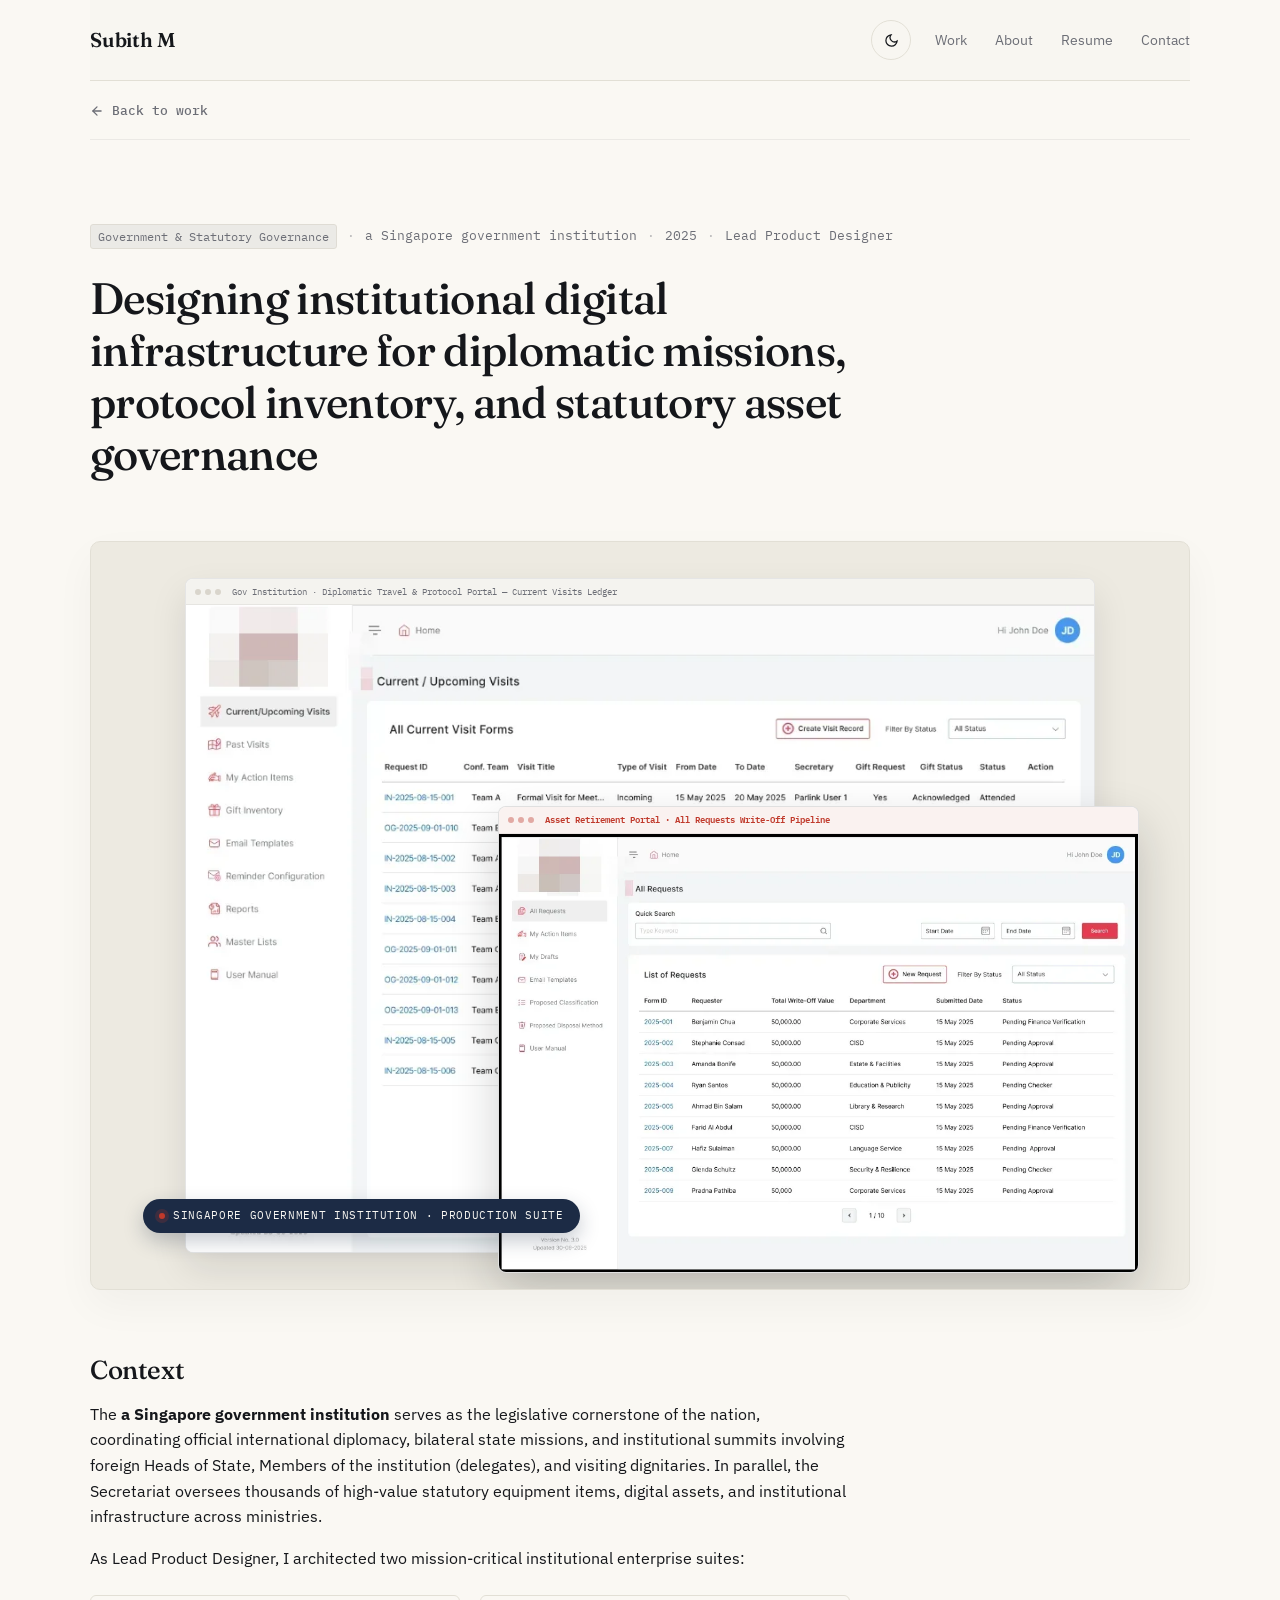
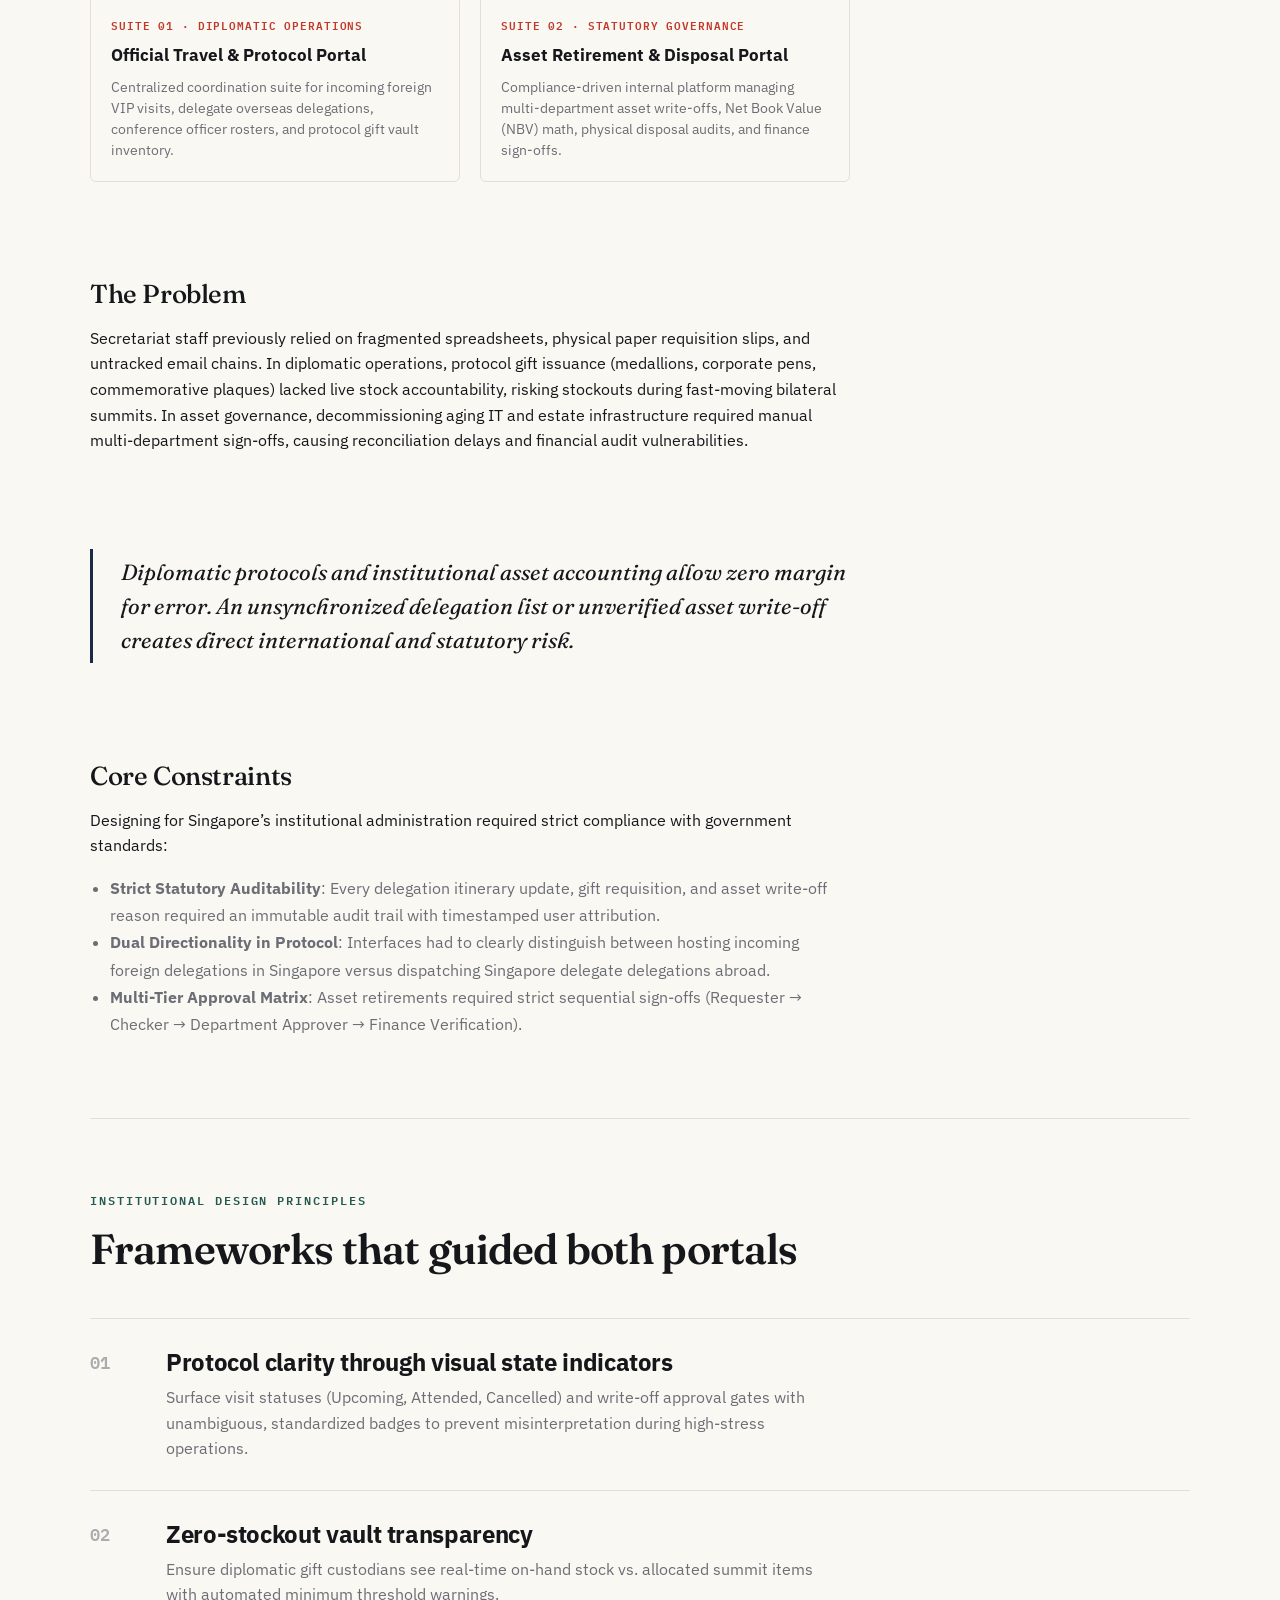
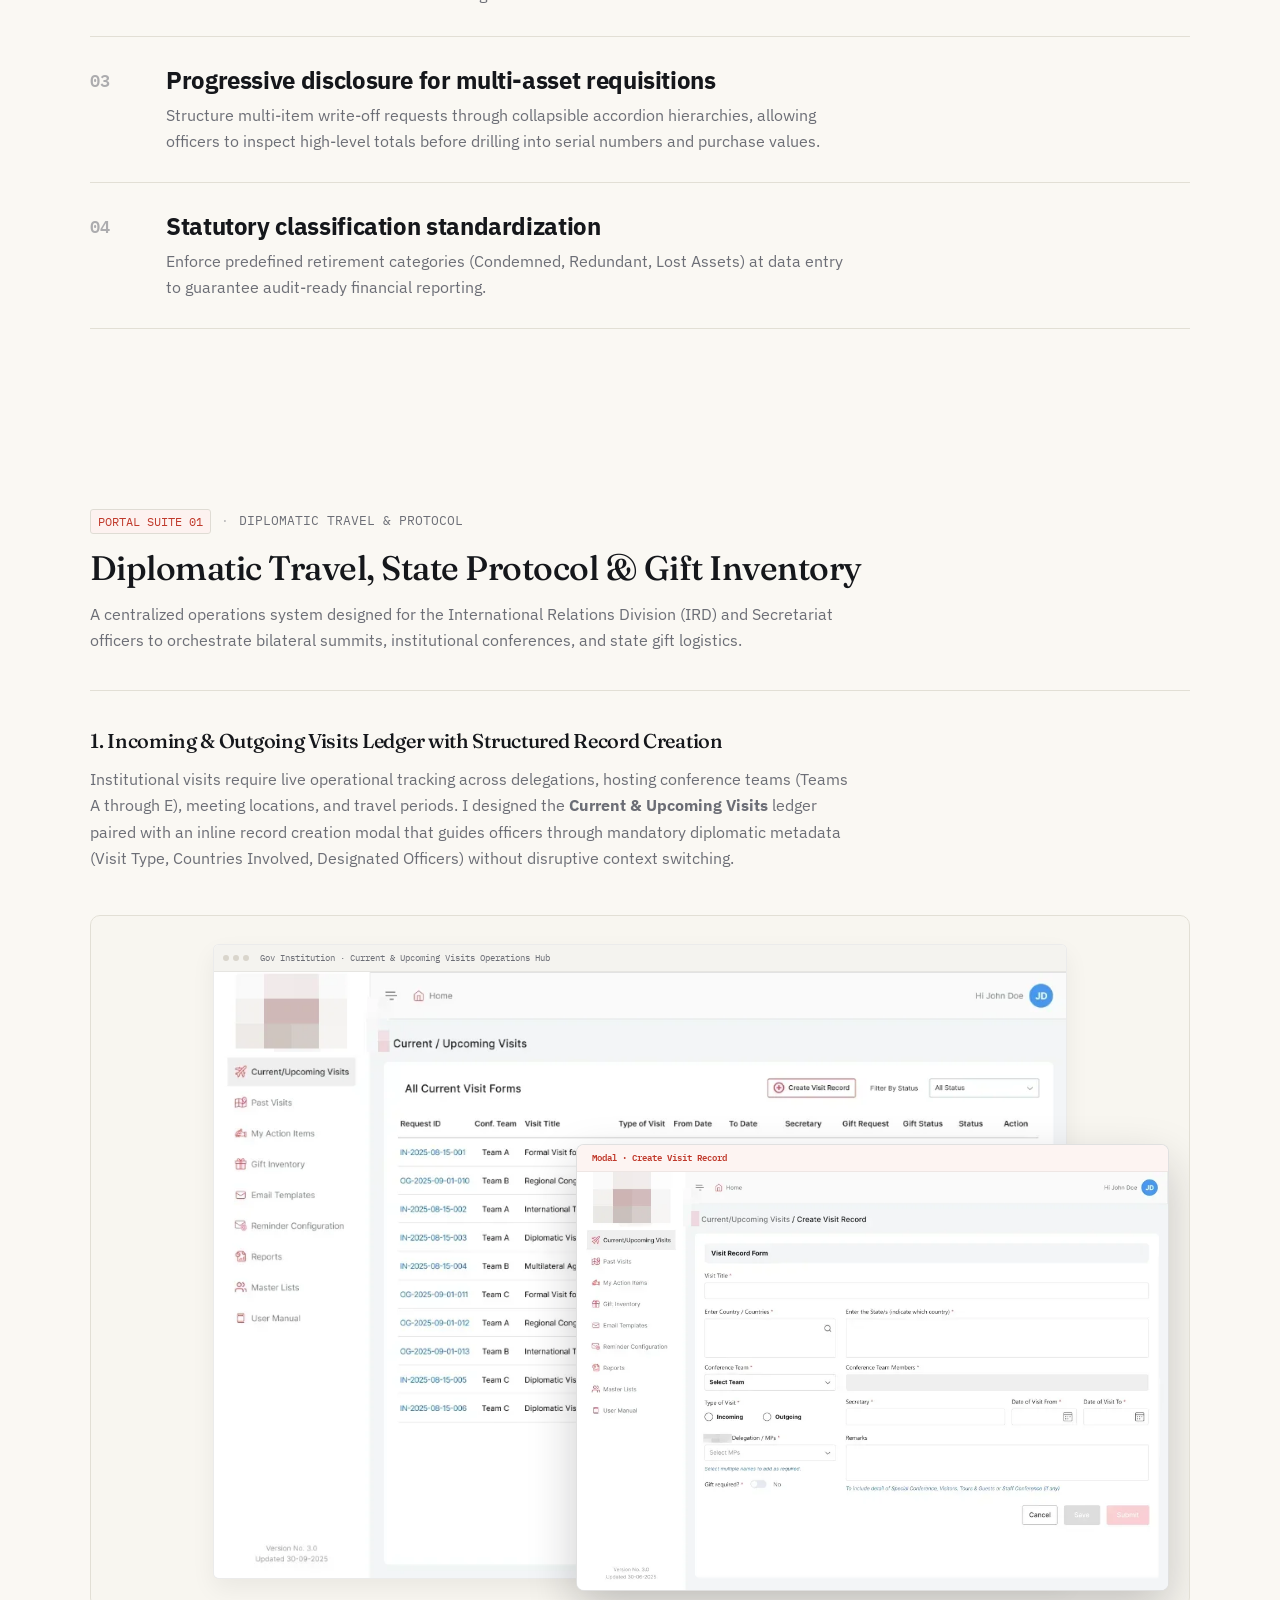
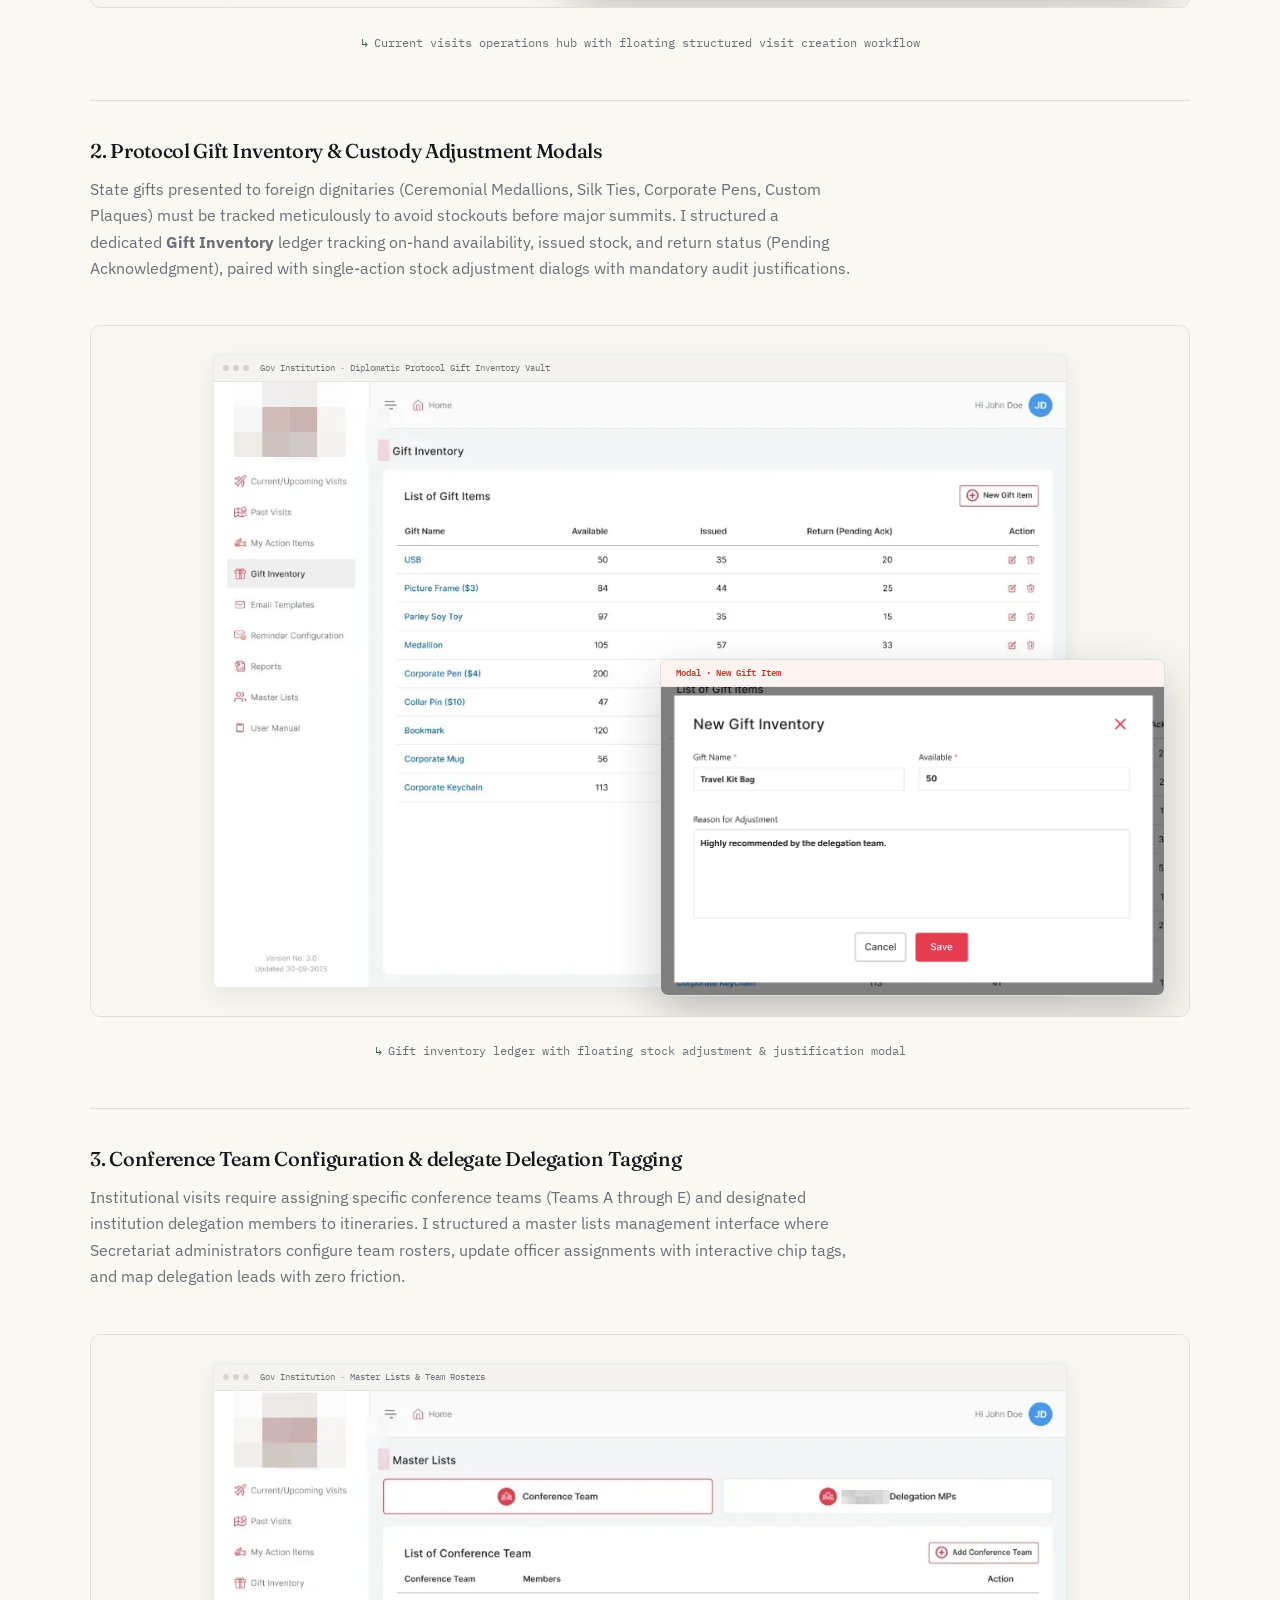
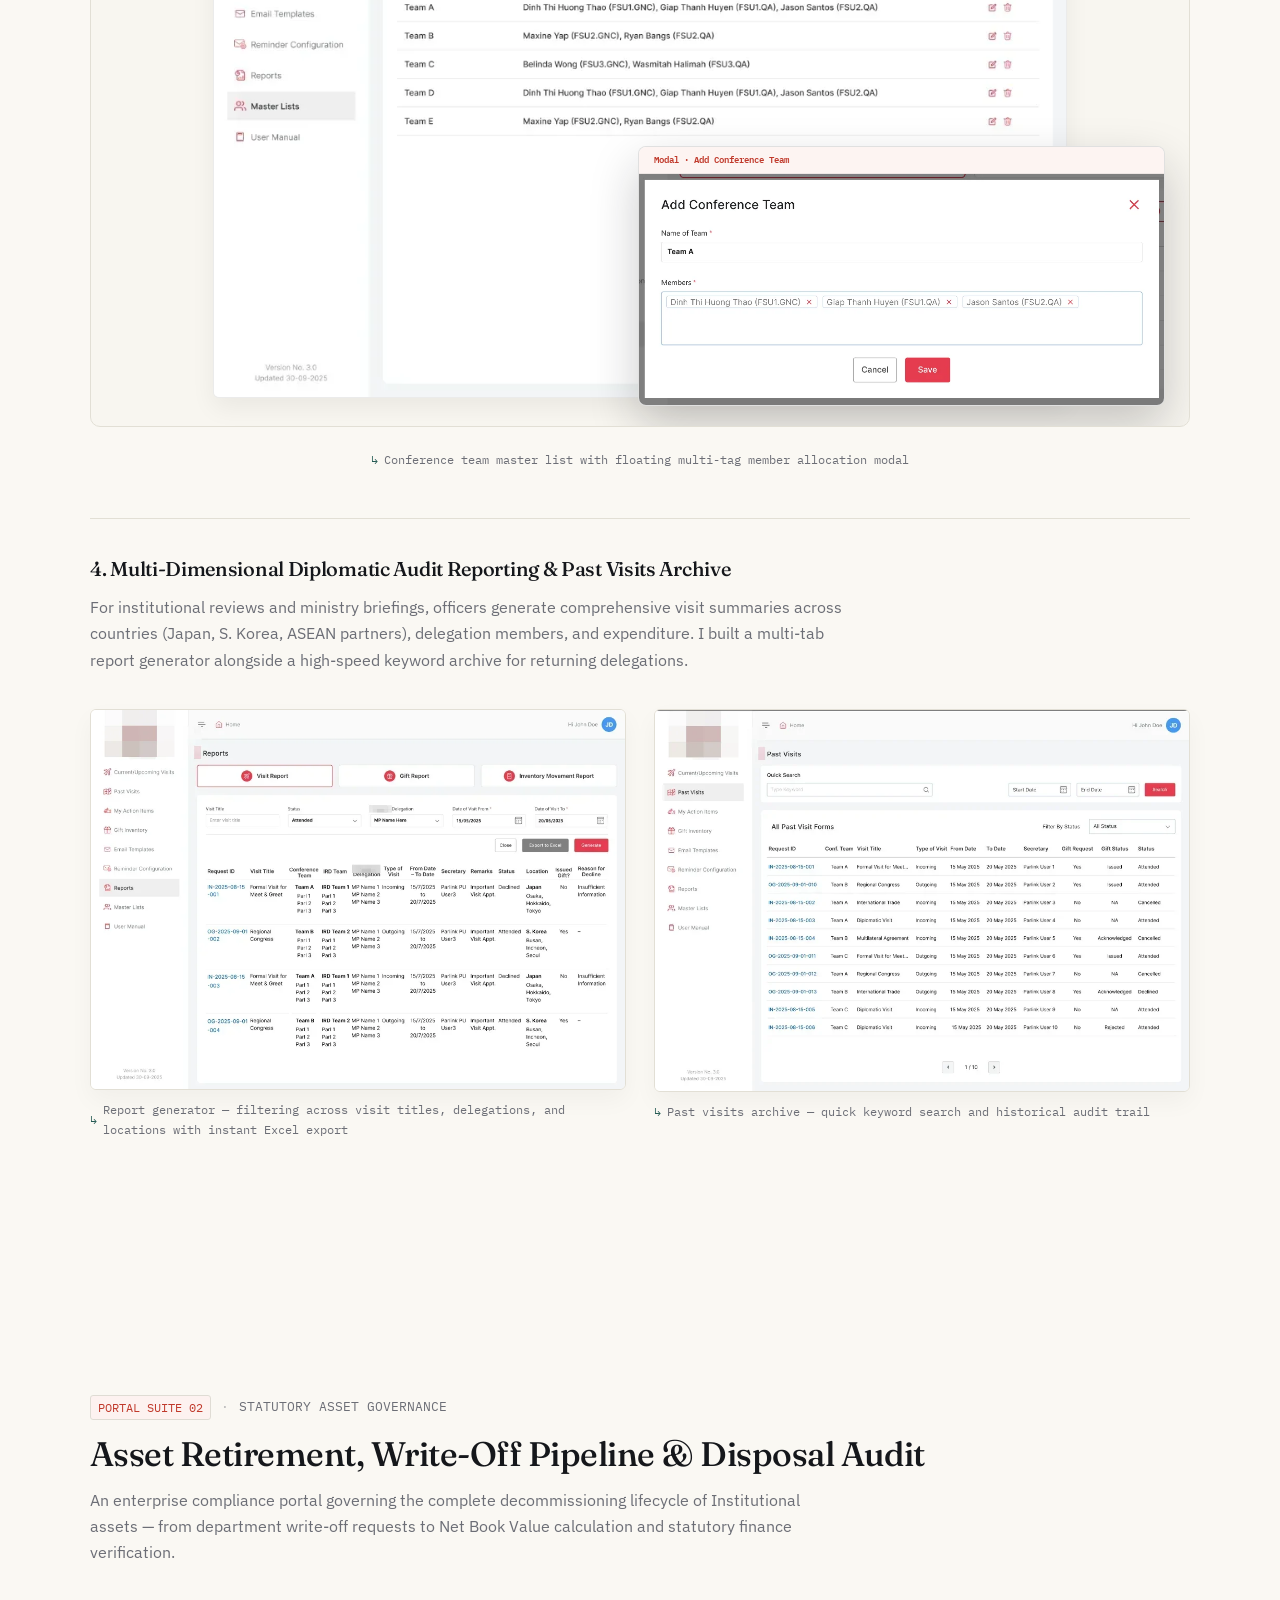
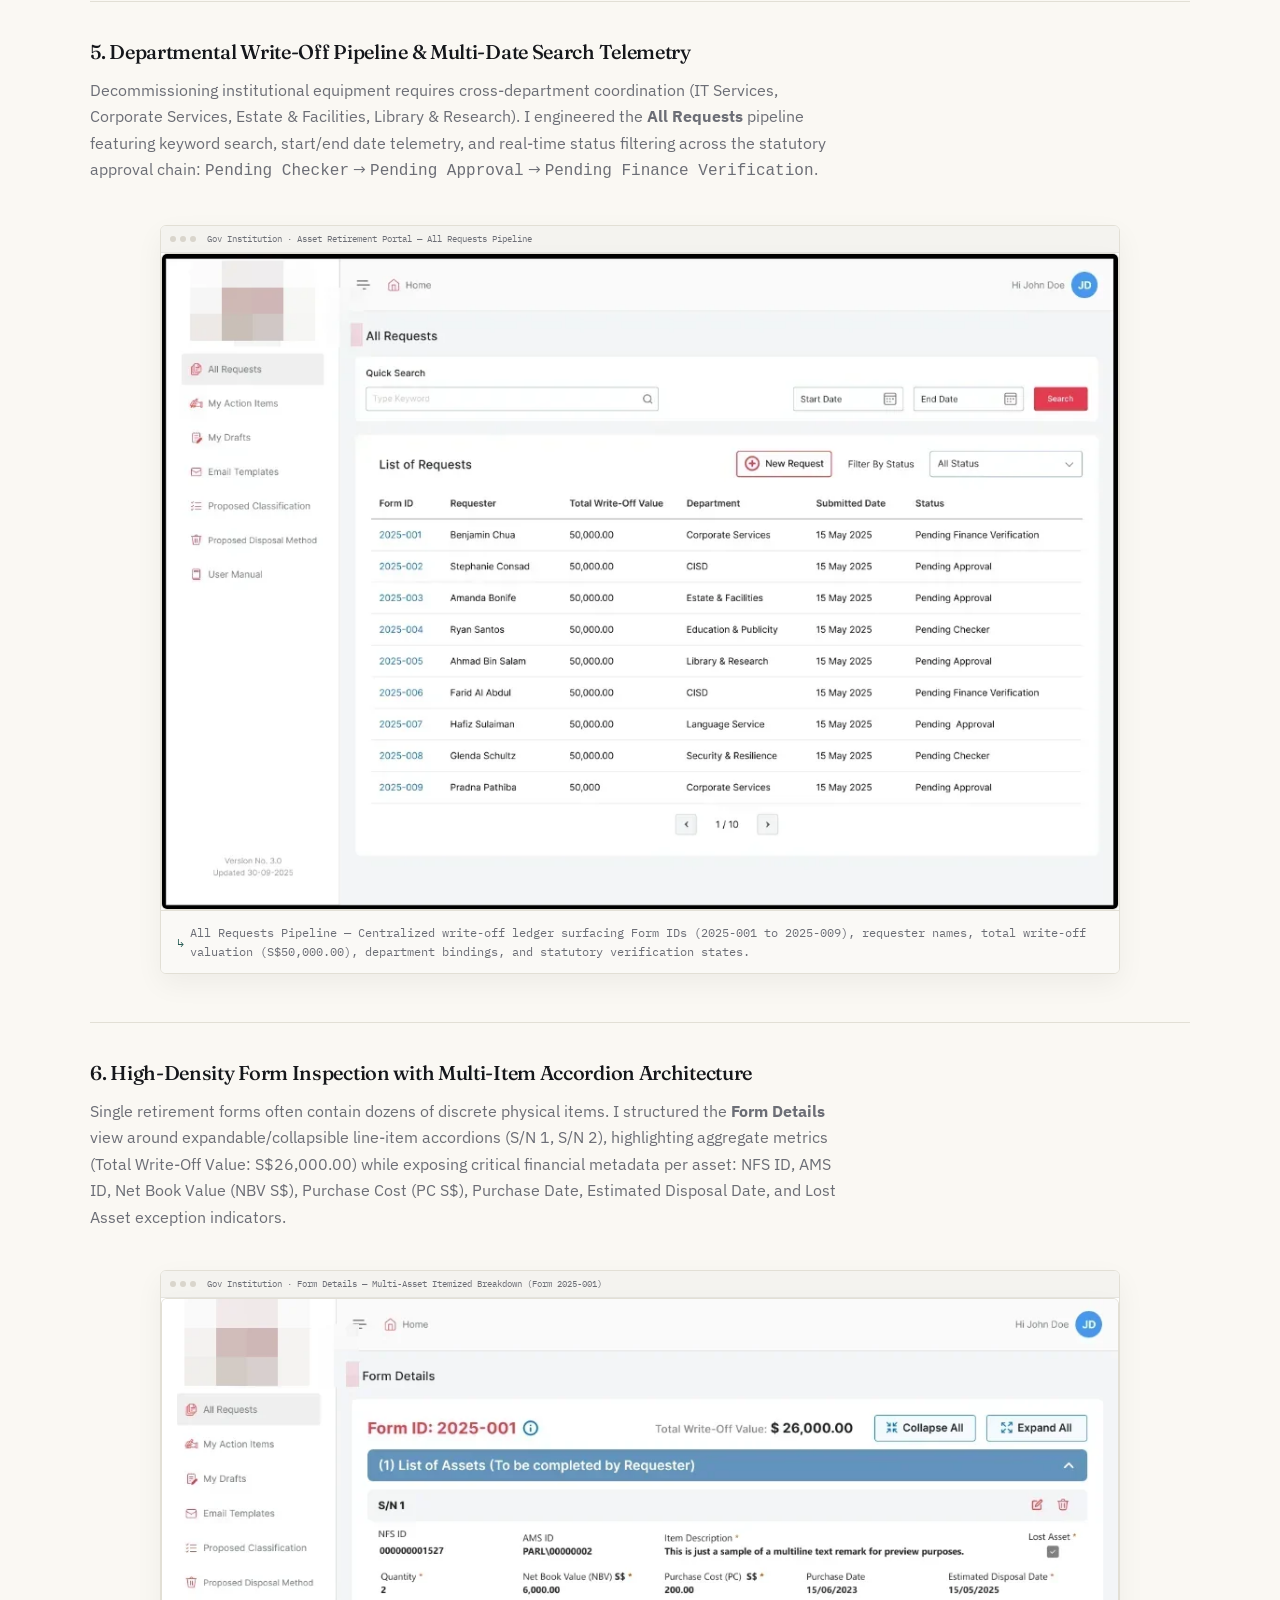
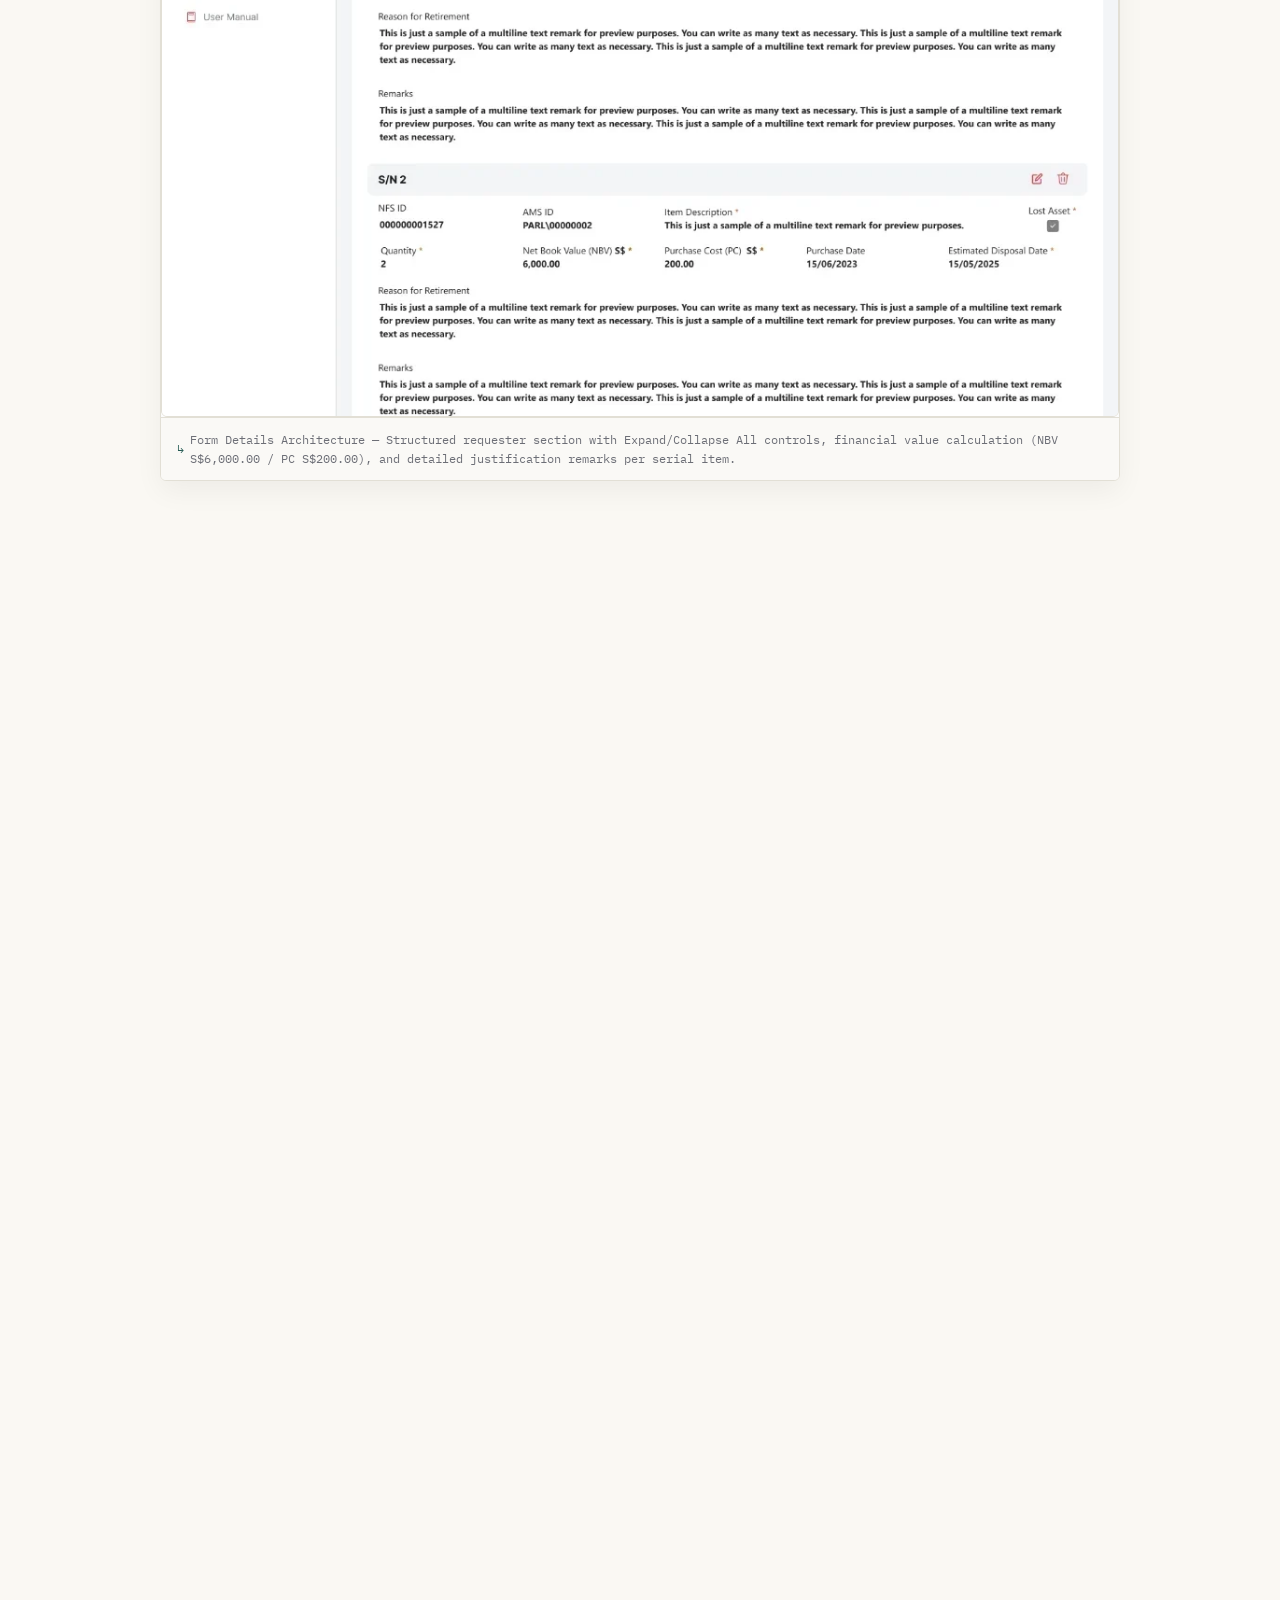
<file: government-operations.html>
<!DOCTYPE html>
<html lang="en">
<head>
<meta charset="UTF-8">
<meta name="viewport" content="width=device-width, initial-scale=1.0">
<title>Government Institution — Diplomatic Travel &amp; Asset Governance Portals — Subith M</title>
<meta name="description" content="Designing institutional digital infrastructure for diplomatic missions, protocol inventory, and statutory asset governance — a case study by Subith M, Senior UX / Product Designer.">
<meta property="og:type" content="website">
<meta property="og:title" content="Government Institution — Diplomatic Travel &amp; Asset Governance Portals — Subith M">
<meta property="og:description" content="Designing institutional digital infrastructure for diplomatic missions, protocol inventory, and statutory asset governance — a case study by Subith M, Senior UX / Product Designer.">
<meta property="og:url" content="https://subithprabhakar.github.io/subith-portfolio/government-operations.html">
<meta property="og:image" content="https://subithprabhakar.github.io/subith-portfolio/images/social-card.jpg">
<meta name="twitter:card" content="summary_large_image">
<link rel="stylesheet" href="style.css">
<script src="theme.js"></script>
<link rel="icon" href="favicon.svg" type="image/svg+xml">
<link rel="icon" href="favicon.png" sizes="192x192" type="image/png">
<link rel="apple-touch-icon" href="apple-touch-icon.png">
<meta name="theme-color" content="#FAF8F3">
</head>
<body>

<!-- Interactive Top Reading Progress Bar -->
<div id="progress-bar"></div>

<div class="wrap">
  <nav class="nav animate-fade-up">
    <a href="index.html" class="name">Subith M</a>
    <div class="nav-right">
      <button id="theme-toggle" class="theme-toggle-btn" aria-label="Toggle dark mode" title="Toggle dark mode">
        <svg class="sun-icon" viewBox="0 0 24 24" width="15" height="15" fill="none" stroke="currentColor" stroke-width="2"><circle cx="12" cy="12" r="5"/><path d="M12 1v2M12 21v2M4.22 4.22l1.42 1.42M18.36 18.36l1.42 1.42M1 12h2M21 12h2M4.22 19.78l1.42-1.42M18.36 5.64l1.42-1.42"/></svg>
        <svg class="moon-icon" viewBox="0 0 24 24" width="15" height="15" fill="none" stroke="currentColor" stroke-width="2"><path d="M21 12.79A9 9 0 1 1 11.21 3 7 7 0 0 0 21 12.79z"/></svg>
      </button>
      <button id="mobile-menu-btn" class="mobile-menu-btn" aria-label="Toggle navigation menu" aria-expanded="false">
        <span class="hamburger-line"></span>
        <span class="hamburger-line"></span>
        <span class="hamburger-line"></span>
      </button>
      <div class="links" id="nav-links">
        <div class="nav-accordion">
          <a href="index.html#work" class="desktop-work-link">Work</a>
          <button type="button" class="accordion-toggle-btn" aria-expanded="false">
            <span>Work</span>
            <svg class="chevron-icon" viewBox="0 0 24 24" width="18" height="18" fill="none" stroke="currentColor" stroke-width="2.2" stroke-linecap="round" stroke-linejoin="round"><polyline points="6 9 12 15 18 9"></polyline></svg>
          </button>
          <div class="nav-accordion-content">
            <a href="energy-etrm.html" class="sublink-item">
              <span class="sublink-title">Energy Utility ETRM</span>
              <span class="sublink-badge">Energy Trading &amp; Risk</span>
            </a>
            <a href="healthcare-outreach.html" class="sublink-item">
              <span class="sublink-title">Senior Care Services</span>
              <span class="sublink-badge">GovTech · Elder Care</span>
            </a>
            <a href="government-operations.html" class="sublink-item">
              <span class="sublink-title">Government Institution</span>
              <span class="sublink-badge">GovTech · Operations Governance</span>
            </a>
            <a href="itrack.html" class="sublink-item">
              <span class="sublink-title">iTrack</span>
              <span class="sublink-badge">Enterprise SaaS · SLA Governance</span>
            </a>
            <a href="seaverse.html" class="sublink-item">
              <span class="sublink-title">Seaverse</span>
              <span class="sublink-badge">EdTech · Maritime LMS</span>
            </a>
            <a href="sun-mobility.html" class="sublink-item">
              <span class="sublink-title">SUN Mobility</span>
              <span class="sublink-badge">EV Battery Swapping</span>
            </a>
            <a href="index.html#work" class="sublink-item sublink-all">
              <span class="sublink-title">View All Works →</span>
            </a>
          </div>
        </div>
        <a href="index.html#about" class="nav-link-item">About</a>
        <a href="Subith_M_Resume.pdf" target="_blank" rel="noopener noreferrer" class="nav-link-item">Resume</a>
        <a href="index.html#contact" class="nav-link-item">Contact</a>
      </div>
    </div>
  </nav>

  <!-- Sticky Back to Work Subnav -->
  <div class="case-subnav animate-fade-up">
    <a href="index.html" class="back-link">
      <svg viewBox="0 0 24 24" width="14" height="14" fill="none" stroke="currentColor" stroke-width="2.2" stroke-linecap="round" stroke-linejoin="round"><line x1="19" y1="12" x2="5" y2="12"></line><polyline points="12 19 5 12 12 5"></polyline></svg>
      <span>Back to work</span>
    </a>
  </div>

  <section class="cs-hero animate-fade-up delay-1">
    <div class="meta cs-meta">
      <span class="cs-meta-tag">Government &amp; Statutory Governance</span>
      <span class="dot">·</span>
      <span>a Singapore government institution</span>
      <span class="dot">·</span>
      <span>2025</span>
      <span class="dot">·</span>
      <span>Lead Product Designer</span>
    </div>
    <h1>Designing institutional digital infrastructure for diplomatic missions, protocol inventory, and statutory asset governance</h1>
  </section>

  <!-- Multi-Screen Hero Showcase: Dual-Portal Ecosystem -->
  <div class="cs-hero-showcase animate-fade-up delay-2">
    <div class="showcase-stage" style="min-height: 440px;">
      <!-- Base Layer Screen: Diplomatic Visits Operations Hub -->
      <div class="showcase-screen-base" style="width: 88%; left: 6%;">
        <div class="browser-header">
          <div class="browser-dots">
            <span class="browser-dot"></span>
            <span class="browser-dot"></span>
            <span class="browser-dot"></span>
          </div>
          <span class="browser-title-mini">Gov Institution · Diplomatic Travel &amp; Protocol Portal — Current Visits Ledger</span>
        </div>
        <div class="browser-content">
          <img src="images/gov-current-visits.webp" alt="Government Institution Current and Upcoming Visits Ledger">
        </div>
      </div>

      <!-- Floating Foreground Screen: Asset Retirement Portal Write-Off Pipeline -->
      <div class="showcase-screen-float" style="width: 62%; right: 18px; bottom: -20px; box-shadow: 0 20px 48px rgba(21, 23, 27, 0.2);">
        <div class="browser-header" style="background: #FAF2F0;">
          <div class="browser-dots">
            <span class="browser-dot" style="background:#E2A9A3;"></span>
            <span class="browser-dot" style="background:#E2A9A3;"></span>
            <span class="browser-dot" style="background:#E2A9A3;"></span>
          </div>
          <span class="browser-title-mini" style="color: #C0392B; font-weight: 600;">Asset Retirement Portal · All Requests Write-Off Pipeline</span>
        </div>
        <div class="browser-content">
          <img src="images/gov-asset-requests.webp" alt="Asset Retirement Portal All Requests Screen" loading="lazy" decoding="async">
        </div>
      </div>

      <!-- Institutional Live Status Pill -->
      <div class="showcase-screen-pill">
        <span class="live-dot" style="background: #C0392B; box-shadow: 0 0 0 4px rgba(192, 57, 43, 0.2);"></span>
        <span>SINGAPORE GOVERNMENT INSTITUTION · PRODUCTION SUITE</span>
      </div>
    </div>
  </div>

  <!-- Context & Dual-Suite Overview -->
  <section class="prose tight reveal" style="padding-top:0;">
    <h2>Context</h2>
    <p style="margin-top:14px;">The <strong>a Singapore government institution</strong> serves as the legislative cornerstone of the nation, coordinating official international diplomacy, bilateral state missions, and institutional summits involving foreign Heads of State, Members of the institution (delegates), and visiting dignitaries. In parallel, the Secretariat oversees thousands of high-value statutory equipment items, digital assets, and institutional infrastructure across ministries.</p>
    <p>As Lead Product Designer, I architected two mission-critical institutional enterprise suites:</p>
    
    <div style="display: grid; grid-template-columns: 1fr 1fr; gap: 20px; margin: 24px 0 16px;">
      <div style="background: var(--bg); border: 1px solid var(--line); border-radius: var(--radius-md); padding: 20px; display: flex; flex-direction: column;">
        <span style="font-family: 'IBM Plex Mono', monospace; font-size: 11px; font-weight: 600; color: #C0392B; letter-spacing: 0.08em; margin-bottom: 8px;">SUITE 01 · DIPLOMATIC OPERATIONS</span>
        <h4 style="margin: 0 0 8px; font-size: 17px; color: var(--fg);">Official Travel &amp; Protocol Portal</h4>
        <p style="font-size: 13.5px; line-height: 1.55; color: var(--muted); margin: 0;">Centralized coordination suite for incoming foreign VIP visits, delegate overseas delegations, conference officer rosters, and protocol gift vault inventory.</p>
      </div>

      <div style="background: var(--bg); border: 1px solid var(--line); border-radius: var(--radius-md); padding: 20px; display: flex; flex-direction: column;">
        <span style="font-family: 'IBM Plex Mono', monospace; font-size: 11px; font-weight: 600; color: #C0392B; letter-spacing: 0.08em; margin-bottom: 8px;">SUITE 02 · STATUTORY GOVERNANCE</span>
        <h4 style="margin: 0 0 8px; font-size: 17px; color: var(--fg);">Asset Retirement &amp; Disposal Portal</h4>
        <p style="font-size: 13.5px; line-height: 1.55; color: var(--muted); margin: 0;">Compliance-driven internal platform managing multi-department asset write-offs, Net Book Value (NBV) math, physical disposal audits, and finance sign-offs.</p>
      </div>
    </div>
  </section>

  <!-- Problem Statement -->
  <section class="prose tight reveal">
    <h2>The Problem</h2>
    <p style="margin-top:14px;">Secretariat staff previously relied on fragmented spreadsheets, physical paper requisition slips, and untracked email chains. In diplomatic operations, protocol gift issuance (medallions, corporate pens, commemorative plaques) lacked live stock accountability, risking stockouts during fast-moving bilateral summits. In asset governance, decommissioning aging IT and estate infrastructure required manual multi-department sign-offs, causing reconciliation delays and financial audit vulnerabilities.</p>
  </section>

  <!-- Institutional Pull Quote -->
  <section class="tight reveal">
    <div class="pull">
      <p>Diplomatic protocols and institutional asset accounting allow zero margin for error. An unsynchronized delegation list or unverified asset write-off creates direct international and statutory risk.</p>
    </div>
  </section>

  <!-- Core Institutional Constraints -->
  <section class="prose tight reveal">
    <h2>Core Constraints</h2>
    <p style="margin-top:14px;">Designing for Singapore’s institutional administration required strict compliance with government standards:</p>
    <ul style="color: var(--muted); padding-left: 20px; line-height: 1.7; margin-top: 8px;">
      <li><strong>Strict Statutory Auditability</strong>: Every delegation itinerary update, gift requisition, and asset write-off reason required an immutable audit trail with timestamped user attribution.</li>
      <li><strong>Dual Directionality in Protocol</strong>: Interfaces had to clearly distinguish between hosting incoming foreign delegations in Singapore versus dispatching Singapore delegate delegations abroad.</li>
      <li><strong>Multi-Tier Approval Matrix</strong>: Asset retirements required strict sequential sign-offs (Requester → Checker → Department Approver → Finance Verification).</li>
    </ul>
  </section>

  <!-- Design Principles -->
  <section class="cs-principles-section reveal">
    <span class="principles-eyebrow">INSTITUTIONAL DESIGN PRINCIPLES</span>
    <h2 class="principles-title">Frameworks that guided both portals</h2>

    <div class="principles-list">
      <div class="principle-row">
        <div class="principle-num">01</div>
        <div class="principle-body">
          <div class="principle-heading">Protocol clarity through visual state indicators</div>
          <p class="principle-desc">Surface visit statuses (Upcoming, Attended, Cancelled) and write-off approval gates with unambiguous, standardized badges to prevent misinterpretation during high-stress operations.</p>
        </div>
      </div>

      <div class="principle-row">
        <div class="principle-num">02</div>
        <div class="principle-body">
          <div class="principle-heading">Zero-stockout vault transparency</div>
          <p class="principle-desc">Ensure diplomatic gift custodians see real-time on-hand stock vs. allocated summit items with automated minimum threshold warnings.</p>
        </div>
      </div>

      <div class="principle-row">
        <div class="principle-num">03</div>
        <div class="principle-body">
          <div class="principle-heading">Progressive disclosure for multi-asset requisitions</div>
          <p class="principle-desc">Structure multi-item write-off requests through collapsible accordion hierarchies, allowing officers to inspect high-level totals before drilling into serial numbers and purchase values.</p>
        </div>
      </div>

      <div class="principle-row">
        <div class="principle-num">04</div>
        <div class="principle-body">
          <div class="principle-heading">Statutory classification standardization</div>
          <p class="principle-desc">Enforce predefined retirement categories (Condemned, Redundant, Lost Assets) at data entry to guarantee audit-ready financial reporting.</p>
        </div>
      </div>
    </div>
  </section>

  <!-- =========================================================================
       PORTAL 1 DEEP DIVE: Official Travel & Diplomatic Visits Portal
       ========================================================================= -->
  <section class="reveal" style="margin-top: 48px;">
    <div class="meta" style="margin-bottom: 12px;">
      <span class="cs-meta-tag" style="background: #FDF2F0; color: #C0392B;">PORTAL SUITE 01</span>
      <span class="dot">·</span>
      <span>DIPLOMATIC TRAVEL &amp; PROTOCOL</span>
    </div>
    <h2 style="font-size: 34px; margin-bottom: 12px;">Diplomatic Travel, State Protocol &amp; Gift Inventory</h2>
    <p class="prose muted">A centralized operations system designed for the International Relations Division (IRD) and Secretariat officers to orchestrate bilateral summits, institutional conferences, and state gift logistics.</p>

    <!-- Decision 1.1: Current Visits Operations Hub with Floating Create Visit Form -->
    <div class="decision reveal" style="margin-top: 36px;">
      <h3>1. Incoming &amp; Outgoing Visits Ledger with Structured Record Creation</h3>
      <p>Institutional visits require live operational tracking across delegations, hosting conference teams (Teams A through E), meeting locations, and travel periods. I designed the <strong>Current &amp; Upcoming Visits</strong> ledger paired with an inline record creation modal that guides officers through mandatory diplomatic metadata (Visit Type, Countries Involved, Designated Officers) without disruptive context switching.</p>
    </div>

    <!-- Modal-Aside Composition: Visits Ledger + Create Visit Form -->
    <div class="modal-aside-composition reveal">
      <div class="modal-back-screen">
        <div class="browser-header">
          <div class="browser-dots">
            <span class="browser-dot"></span>
            <span class="browser-dot"></span>
            <span class="browser-dot"></span>
          </div>
          <span class="browser-title-mini">Gov Institution · Current &amp; Upcoming Visits Operations Hub</span>
        </div>
        <img src="images/gov-current-visits.webp" alt="Current and Upcoming Visits Ledger" loading="lazy" decoding="async">
      </div>

      <div class="modal-floating-card" style="width: 54%; right: 20px; bottom: 16px;">
        <div class="browser-header" style="background: #FDF4F2;">
          <span class="browser-title-mini" style="color: #C0392B; font-weight: 600;">Modal · Create Visit Record</span>
        </div>
        <img src="images/gov-form-create-visit.webp" alt="Create Visit Record Structured Form" loading="lazy" decoding="async">
      </div>
    </div>
    <div class="screen-caption" style="margin-top: -36px; margin-bottom: 48px; text-align: center; justify-content: center;">
      Current visits operations hub with floating structured visit creation workflow
    </div>

    <!-- Decision 1.2: Protocol Gift Inventory & Stock Adjustment Modals -->
    <div class="decision reveal">
      <h3>2. Protocol Gift Inventory &amp; Custody Adjustment Modals</h3>
      <p>State gifts presented to foreign dignitaries (Ceremonial Medallions, Silk Ties, Corporate Pens, Custom Plaques) must be tracked meticulously to avoid stockouts before major summits. I structured a dedicated <strong>Gift Inventory</strong> ledger tracking on-hand availability, issued stock, and return status (Pending Acknowledgment), paired with single-action stock adjustment dialogs with mandatory audit justifications.</p>
    </div>

    <!-- Modal-Aside Composition: Gift Inventory + New Gift Modal -->
    <div class="modal-aside-composition reveal">
      <div class="modal-back-screen">
        <div class="browser-header">
          <div class="browser-dots">
            <span class="browser-dot"></span>
            <span class="browser-dot"></span>
            <span class="browser-dot"></span>
          </div>
          <span class="browser-title-mini">Gov Institution · Diplomatic Protocol Gift Inventory Vault</span>
        </div>
        <img src="images/gov-gift-inventory.webp" alt="Diplomatic Protocol Gift Inventory Table" loading="lazy" decoding="async">
      </div>

      <div class="modal-floating-card" style="width: 46%; right: 24px; bottom: 20px;">
        <div class="browser-header" style="background: #FDF4F2;">
          <span class="browser-title-mini" style="color: #C0392B; font-weight: 600;">Modal · New Gift Item</span>
        </div>
        <img src="images/gov-modal-gift.webp" alt="New Gift Inventory Adjustment Modal" loading="lazy" decoding="async">
      </div>
    </div>
    <div class="screen-caption" style="margin-top: -36px; margin-bottom: 48px; text-align: center; justify-content: center;">
      Gift inventory ledger with floating stock adjustment &amp; justification modal
    </div>

    <!-- Decision 1.3: Conference Team Configuration with Multi-Tag Modal -->
    <div class="decision reveal">
      <h3>3. Conference Team Configuration &amp; delegate Delegation Tagging</h3>
      <p>Institutional visits require assigning specific conference teams (Teams A through E) and designated institution delegation members to itineraries. I structured a master lists management interface where Secretariat administrators configure team rosters, update officer assignments with interactive chip tags, and map delegation leads with zero friction.</p>
    </div>

    <!-- Modal-Aside Composition: Master Lists + Add Conference Team Modal -->
    <div class="modal-aside-composition reveal">
      <div class="modal-back-screen">
        <div class="browser-header">
          <div class="browser-dots">
            <span class="browser-dot"></span>
            <span class="browser-dot"></span>
            <span class="browser-dot"></span>
          </div>
          <span class="browser-title-mini">Gov Institution · Master Lists &amp; Team Rosters</span>
        </div>
        <img src="images/gov-master-lists.webp" alt="Conference Team and delegate Delegation Master Lists" loading="lazy" decoding="async">
      </div>

      <div class="modal-floating-card" style="width: 48%; right: 24px; bottom: 20px;">
        <div class="browser-header" style="background: #FDF4F2;">
          <span class="browser-title-mini" style="color: #C0392B; font-weight: 600;">Modal · Add Conference Team</span>
        </div>
        <img src="images/gov-modal-team.webp" alt="Add Conference Team Multi-Tag Modal" loading="lazy" decoding="async">
      </div>
    </div>
    <div class="screen-caption" style="margin-top: -36px; margin-bottom: 48px; text-align: center; justify-content: center;">
      Conference team master list with floating multi-tag member allocation modal
    </div>

    <!-- Decision 1.4: Diplomatic Audit Reporting & Historical Archives -->
    <div class="decision reveal">
      <h3>4. Multi-Dimensional Diplomatic Audit Reporting &amp; Past Visits Archive</h3>
      <p>For institutional reviews and ministry briefings, officers generate comprehensive visit summaries across countries (Japan, S. Korea, ASEAN partners), delegation members, and expenditure. I built a multi-tab report generator alongside a high-speed keyword archive for returning delegations.</p>
    </div>

    <div class="screens-grid reveal-group">
      <figure>
        <img src="images/gov-reports.webp" alt="Diplomatic Visit Reports and Export Generator" loading="lazy" decoding="async">
        <figcaption class="screen-caption">Report generator — filtering across visit titles, delegations, and locations with instant Excel export</figcaption>
      </figure>

      <figure>
        <img src="images/gov-past-visits.webp" alt="Historical Past Visits Archive Search" loading="lazy" decoding="async">
        <figcaption class="screen-caption">Past visits archive — quick keyword search and historical audit trail</figcaption>
      </figure>
    </div>
  </section>

  <!-- =========================================================================
       PORTAL 2 DEEP DIVE: Statutory Asset Retirement & Disposal Governance
       ========================================================================= -->
  <section class="reveal" style="margin-top: 56px;">
    <div class="meta" style="margin-bottom: 12px;">
      <span class="cs-meta-tag" style="background: #FDF2F0; color: #C0392B;">PORTAL SUITE 02</span>
      <span class="dot">·</span>
      <span>STATUTORY ASSET GOVERNANCE</span>
    </div>
    <h2 style="font-size: 34px; margin-bottom: 12px;">Asset Retirement, Write-Off Pipeline &amp; Disposal Audit</h2>
    <p class="prose muted">An enterprise compliance portal governing the complete decommissioning lifecycle of Institutional assets — from department write-off requests to Net Book Value calculation and statutory finance verification.</p>

    <!-- Decision 2.1: All Requests Write-Off Pipeline -->
    <div class="decision reveal" style="margin-top: 36px;">
      <h3>5. Departmental Write-Off Pipeline &amp; Multi-Date Search Telemetry</h3>
      <p>Decommissioning institutional equipment requires cross-department coordination (IT Services, Corporate Services, Estate &amp; Facilities, Library &amp; Research). I engineered the <strong>All Requests</strong> pipeline featuring keyword search, start/end date telemetry, and real-time status filtering across the statutory approval chain: <code>Pending Checker</code> → <code>Pending Approval</code> → <code>Pending Finance Verification</code>.</p>
    </div>

    <div class="screen-frame-browser screen-block contained reveal">
      <div class="browser-header">
        <div class="browser-dots">
          <span class="browser-dot"></span>
          <span class="browser-dot"></span>
          <span class="browser-dot"></span>
        </div>
        <span class="browser-title-mini">Gov Institution · Asset Retirement Portal — All Requests Pipeline</span>
      </div>
      <div class="browser-content">
        <img src="images/gov-asset-requests.webp" alt="Asset Retirement Portal All Requests Screen showing Form IDs, Write-off values, and multi-tier approval statuses" loading="lazy" decoding="async">
      </div>
      <div class="screen-caption" style="padding: 12px 16px; background: #FAF9F6; margin: 0; border-top: 1px solid var(--line);">
        All Requests Pipeline — Centralized write-off ledger surfacing Form IDs (2025-001 to 2025-009), requester names, total write-off valuation (S$50,000.00), department bindings, and statutory verification states.
      </div>
    </div>

    <!-- Decision 2.2: Multi-Asset Form Details with Collapsible Accordions -->
    <div class="decision reveal" style="margin-top: 48px;">
      <h3>6. High-Density Form Inspection with Multi-Item Accordion Architecture</h3>
      <p>Single retirement forms often contain dozens of discrete physical items. I structured the <strong>Form Details</strong> view around expandable/collapsible line-item accordions (S/N 1, S/N 2), highlighting aggregate metrics (Total Write-Off Value: S$26,000.00) while exposing critical financial metadata per asset: NFS ID, AMS ID, Net Book Value (NBV S$), Purchase Cost (PC S$), Purchase Date, Estimated Disposal Date, and Lost Asset exception indicators.</p>
    </div>

    <div class="screen-frame-browser screen-block contained reveal">
      <div class="browser-header">
        <div class="browser-dots">
          <span class="browser-dot"></span>
          <span class="browser-dot"></span>
          <span class="browser-dot"></span>
        </div>
        <span class="browser-title-mini">Gov Institution · Form Details — Multi-Asset Itemized Breakdown (Form 2025-001)</span>
      </div>
      <div class="browser-content">
        <img src="images/gov-asset-form-details.webp" alt="Form Details view showing S/N 1 and S/N 2 line items with Net Book Value, Purchase Cost, and Reason for Retirement" loading="lazy" decoding="async">
      </div>
      <div class="screen-caption" style="padding: 12px 16px; background: #FAF9F6; margin: 0; border-top: 1px solid var(--line);">
        Form Details Architecture — Structured requester section with Expand/Collapse All controls, financial value calculation (NBV S$6,000.00 / PC S$200.00), and detailed justification remarks per serial item.
      </div>
    </div>

    <!-- Decision 2.3 & 2.4: Asset Entry Editor Modal & Classification Master (2-Column Grid) -->
    <div class="decision reveal" style="margin-top: 48px;">
      <h3>7. Granular Asset Entry Editor &amp; Statutory Classification Governance</h3>
      <p>To prevent data entry errors and maintain audit integrity, I designed a focused <strong>Asset Entry Editor Modal</strong> that enforces mandatory fields and reason-for-retirement justifications before write-offs can be submitted. In parallel, the <strong>Proposed Classification</strong> master establishes standard disposal categorizations (Condemned Assets, Redundant Assets, Lost Assets with/without Negligence) to ensure uniform accounting across all institutional ministries.</p>
    </div>

    <div class="screens-grid reveal-group">
      <figure class="screen-frame-browser">
        <div class="browser-header" style="background: #FDF4F2;">
          <div class="browser-dots">
            <span class="browser-dot" style="background:#E2A9A3;"></span>
            <span class="browser-dot" style="background:#E2A9A3;"></span>
            <span class="browser-dot" style="background:#E2A9A3;"></span>
          </div>
          <span class="browser-title-mini" style="color: #C0392B; font-weight: 600;">Modal · Edit Entry S/N 1</span>
        </div>
        <div class="browser-content">
          <img src="images/gov-asset-modal-edit.webp" alt="Edit Entry Modal with input fields for NFS ID, AMS ID, NBV, and Disposal Dates" loading="lazy" decoding="async">
        </div>
        <figcaption class="screen-caption">Asset Entry Editor — Modal form capturing required identifiers, financial book values, and disposal justifications prior to finance sign-off</figcaption>
      </figure>

      <figure class="screen-frame-browser">
        <div class="browser-header">
          <div class="browser-dots">
            <span class="browser-dot"></span>
            <span class="browser-dot"></span>
            <span class="browser-dot"></span>
          </div>
          <span class="browser-title-mini">Gov Institution · Proposed Classification Master</span>
        </div>
        <div class="browser-content">
          <img src="images/gov-asset-classifications.webp" alt="Proposed Classification Master table showing Condemned, Redundant, and Lost asset categories" loading="lazy" decoding="async">
        </div>
        <figcaption class="screen-caption">Classification Master — Standardized statutory taxonomy governing disposal methods and write-off liability categories</figcaption>
      </figure>
    </div>
  </section>

  <!-- Outcomes & Impact -->
  <section class="reveal">
    <h2 style="margin-bottom:4px;">Outcome &amp; Institutional Impact</h2>
    <div class="outcomes reveal-group" style="margin-top:24px;">
      <div class="outcome-stat">
        <div class="num">100%</div>
        <div class="label">Digital tracking across all diplomatic visits and statutory asset write-offs</div>
      </div>
      <div class="outcome-stat">
        <div class="num">0</div>
        <div class="label">Protocol gift stockout incidents during high-level bilateral summits</div>
      </div>
      <div class="outcome-stat">
        <div class="num">~70%</div>
        <div class="label">Faster multi-department asset retirement sign-offs and audit preparation</div>
      </div>
    </div>
    <p class="outcome-note">Based on user acceptance testing and operational deployment across Secretariat, IRD, and Corporate Services divisions.</p>
  </section>

  <!-- Bottom Case Study Navigation -->
  <div class="cs-nav-bottom reveal">
    <a href="index.html#work">← Back to all selected work</a>
    <a href="sun-mobility.html">View Next: Sun Mobility CNC Portal →</a>
  </div>

  <footer id="contact" class="reveal">
    <div class="row">
      <div>© 2026 Subith M</div>
      <div style="display:flex;gap:24px;">
        <a href="mailto:text2subith@gmail.com">Email</a>
        <a href="https://www.linkedin.com/in/subith-m-20b82a1b3" target="_blank" rel="noopener noreferrer">LinkedIn</a>
        <a href="Subith_M_Resume.pdf" target="_blank" rel="noopener noreferrer">Resume</a>
      </div>
    </div>
  </footer>
</div>

<script>
  // Top Reading Progress Bar
  window.addEventListener('scroll', () => {
    const winScroll = document.documentElement.scrollTop || document.body.scrollTop;
    const height = document.documentElement.scrollHeight - document.documentElement.clientHeight;
    const scrolled = (winScroll / height) * 100;
    const progressBar = document.getElementById('progress-bar');
    if (progressBar) {
      progressBar.style.width = scrolled + '%';
    }
  });

  // Scroll reveal with IntersectionObserver
  document.addEventListener('DOMContentLoaded', () => {
    const reveals = document.querySelectorAll('.reveal, .reveal-group');
    if ('IntersectionObserver' in window) {
      const observer = new IntersectionObserver((entries) => {
        entries.forEach((entry) => {
          if (entry.isIntersecting) {
            entry.target.classList.add('is-visible');
            observer.unobserve(entry.target);
          }
        });
      }, {
        threshold: 0.1,
        rootMargin: '0px 0px -40px 0px'
      });
      reveals.forEach((el) => observer.observe(el));
    } else {
      reveals.forEach((el) => el.classList.add('is-visible'));
    }
  });
</script>

<script src="cursor.js"></script>
</body>
</html>
</file>
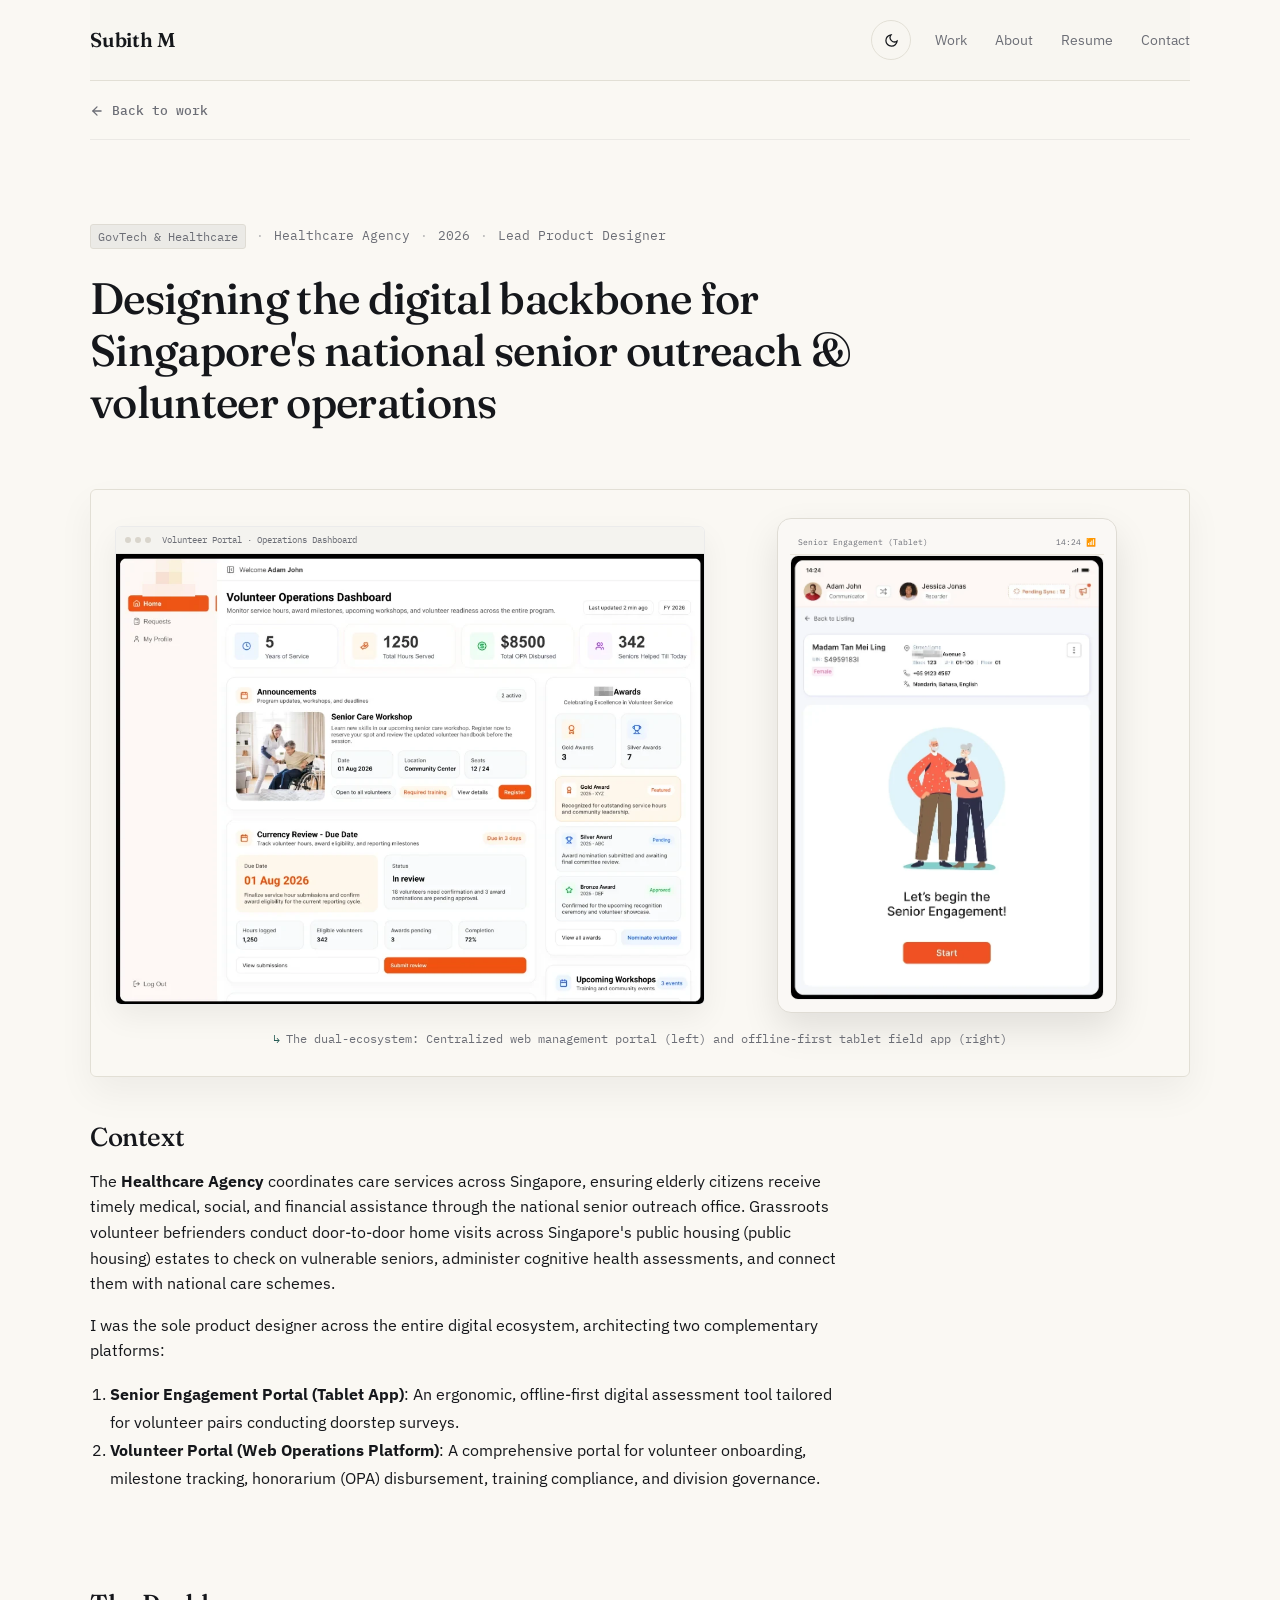
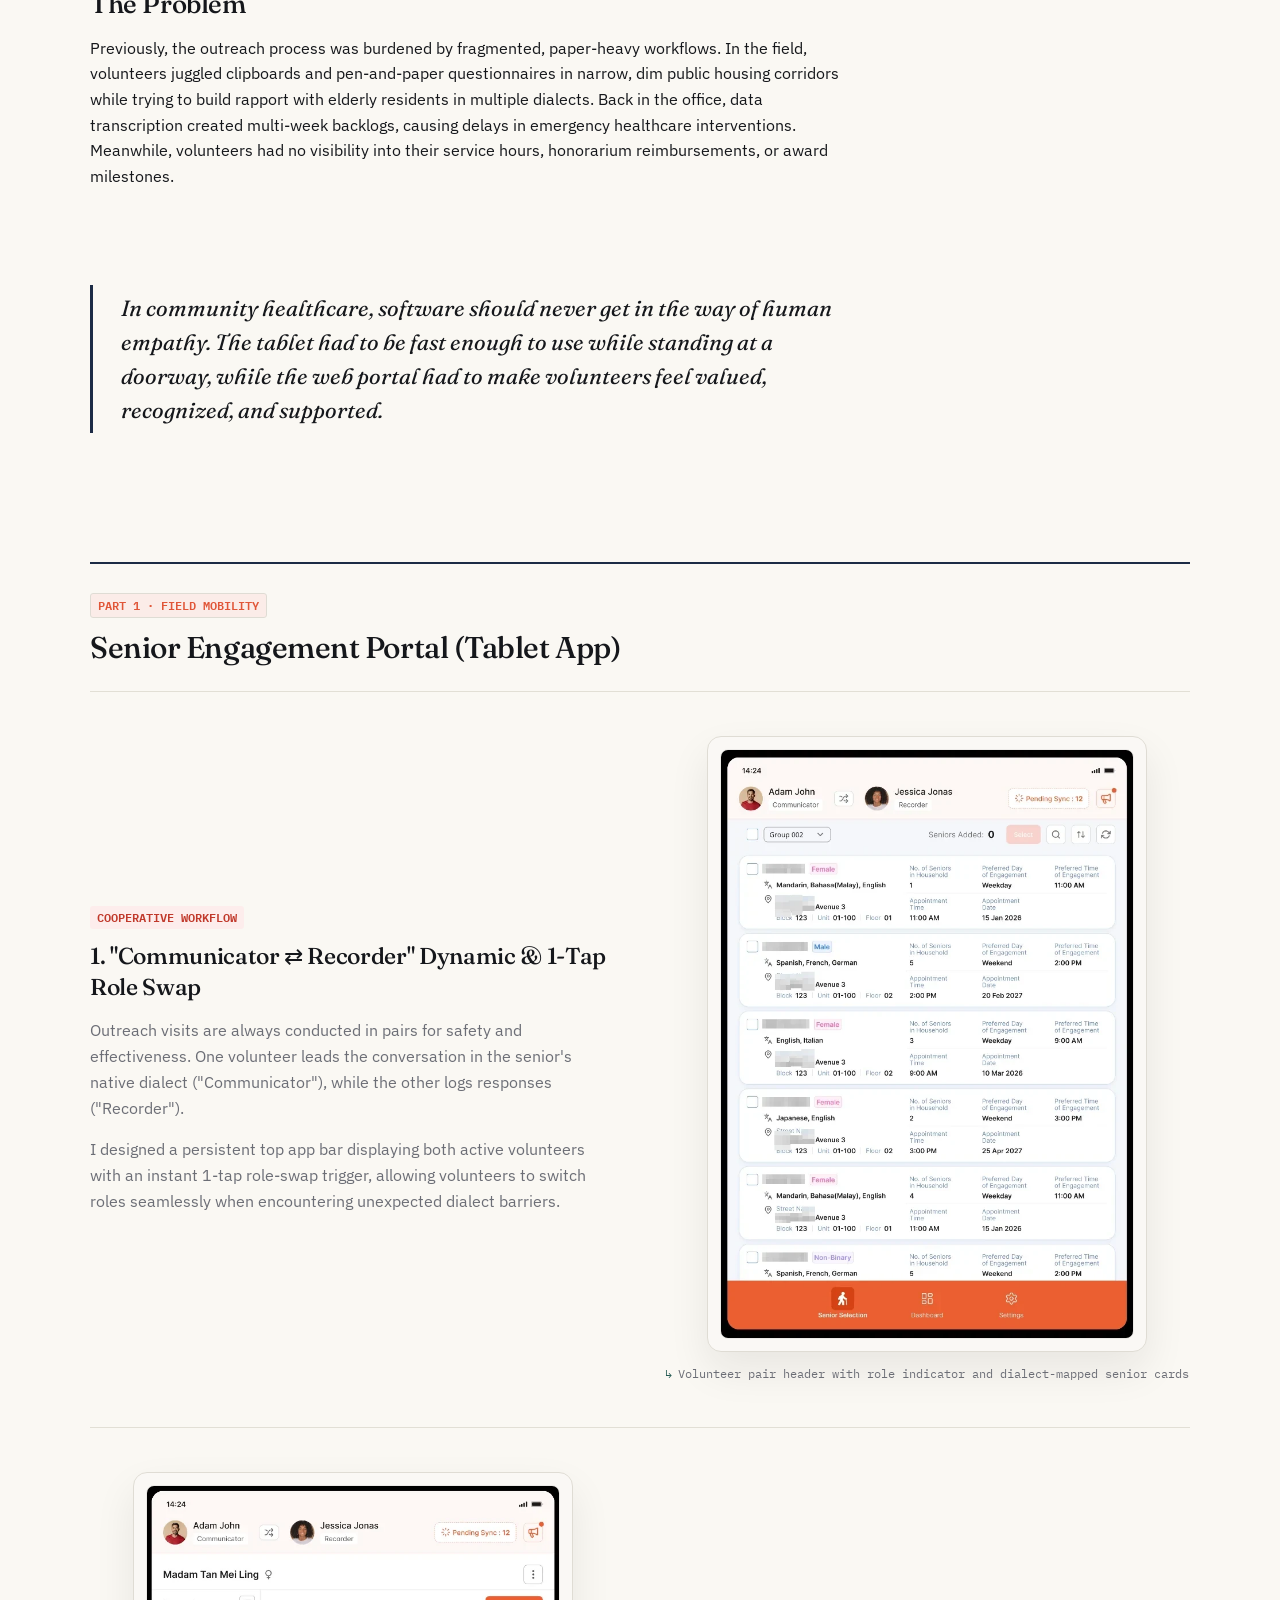
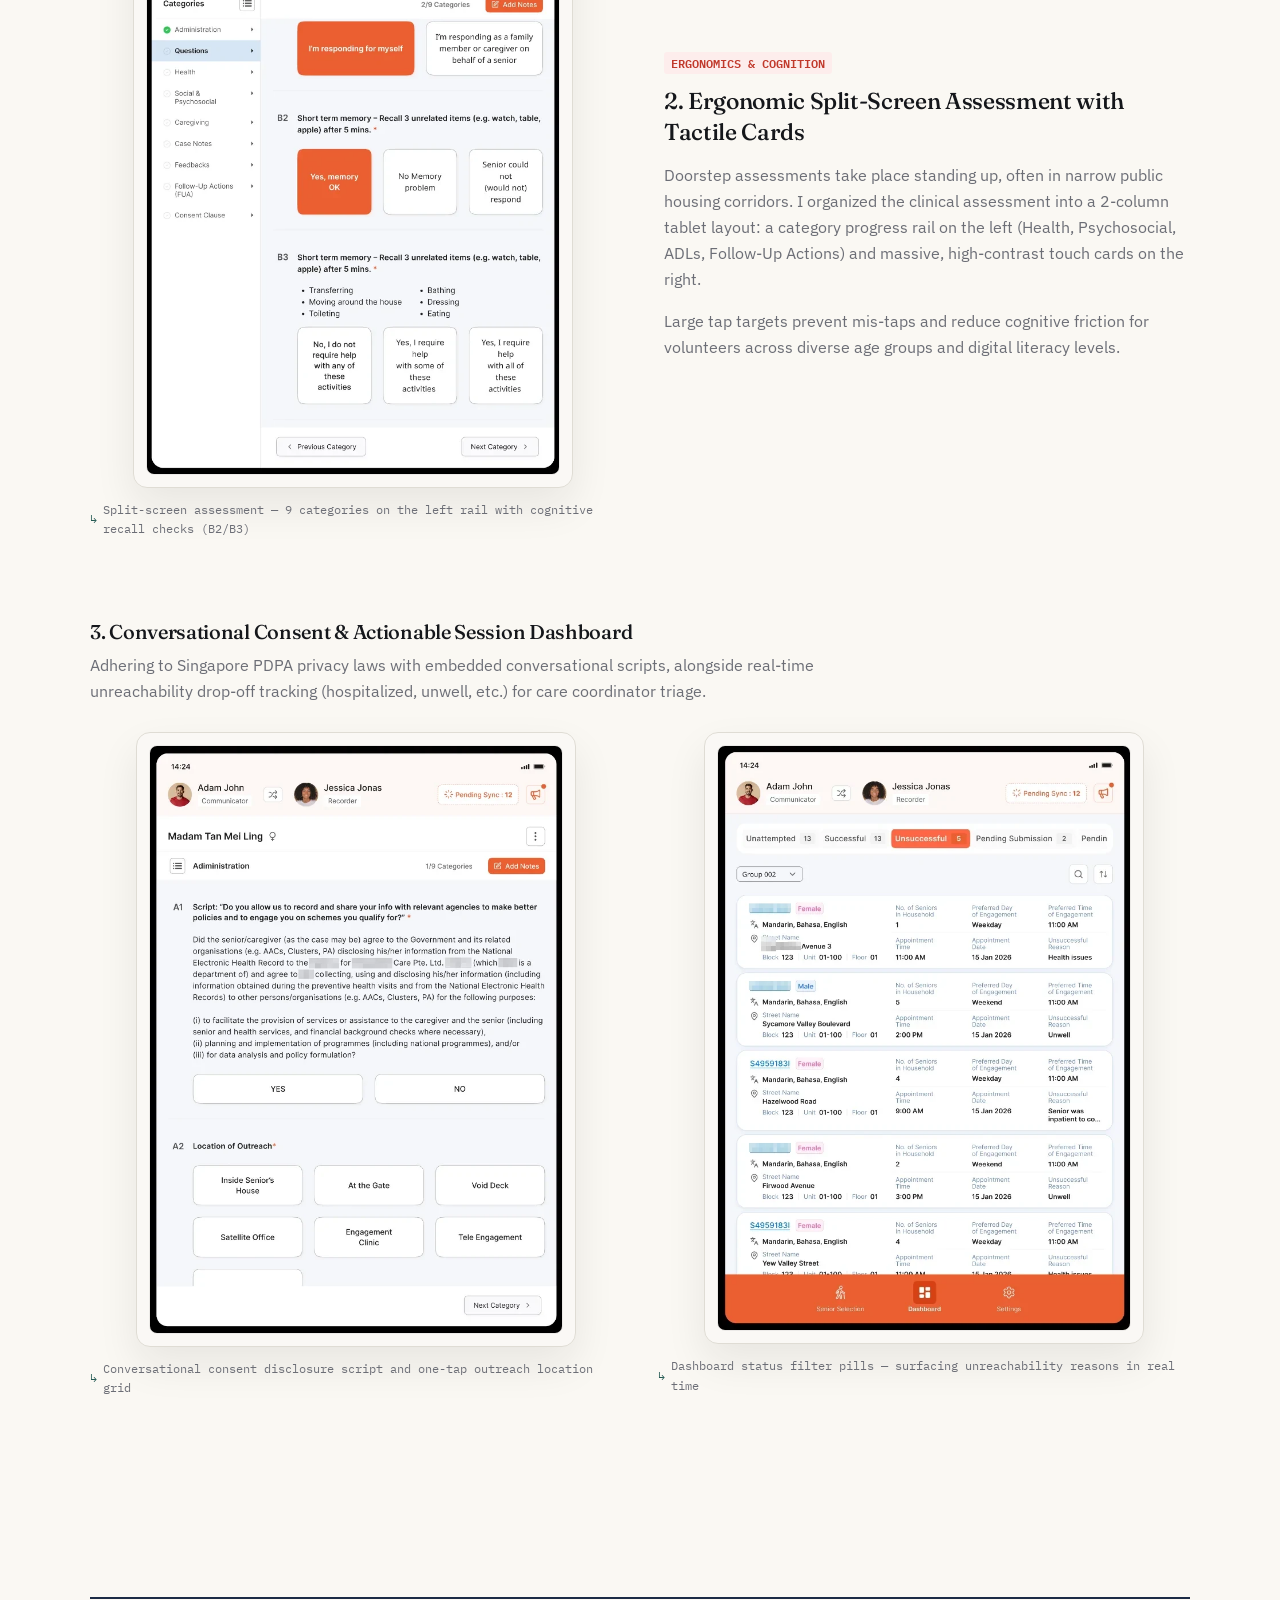
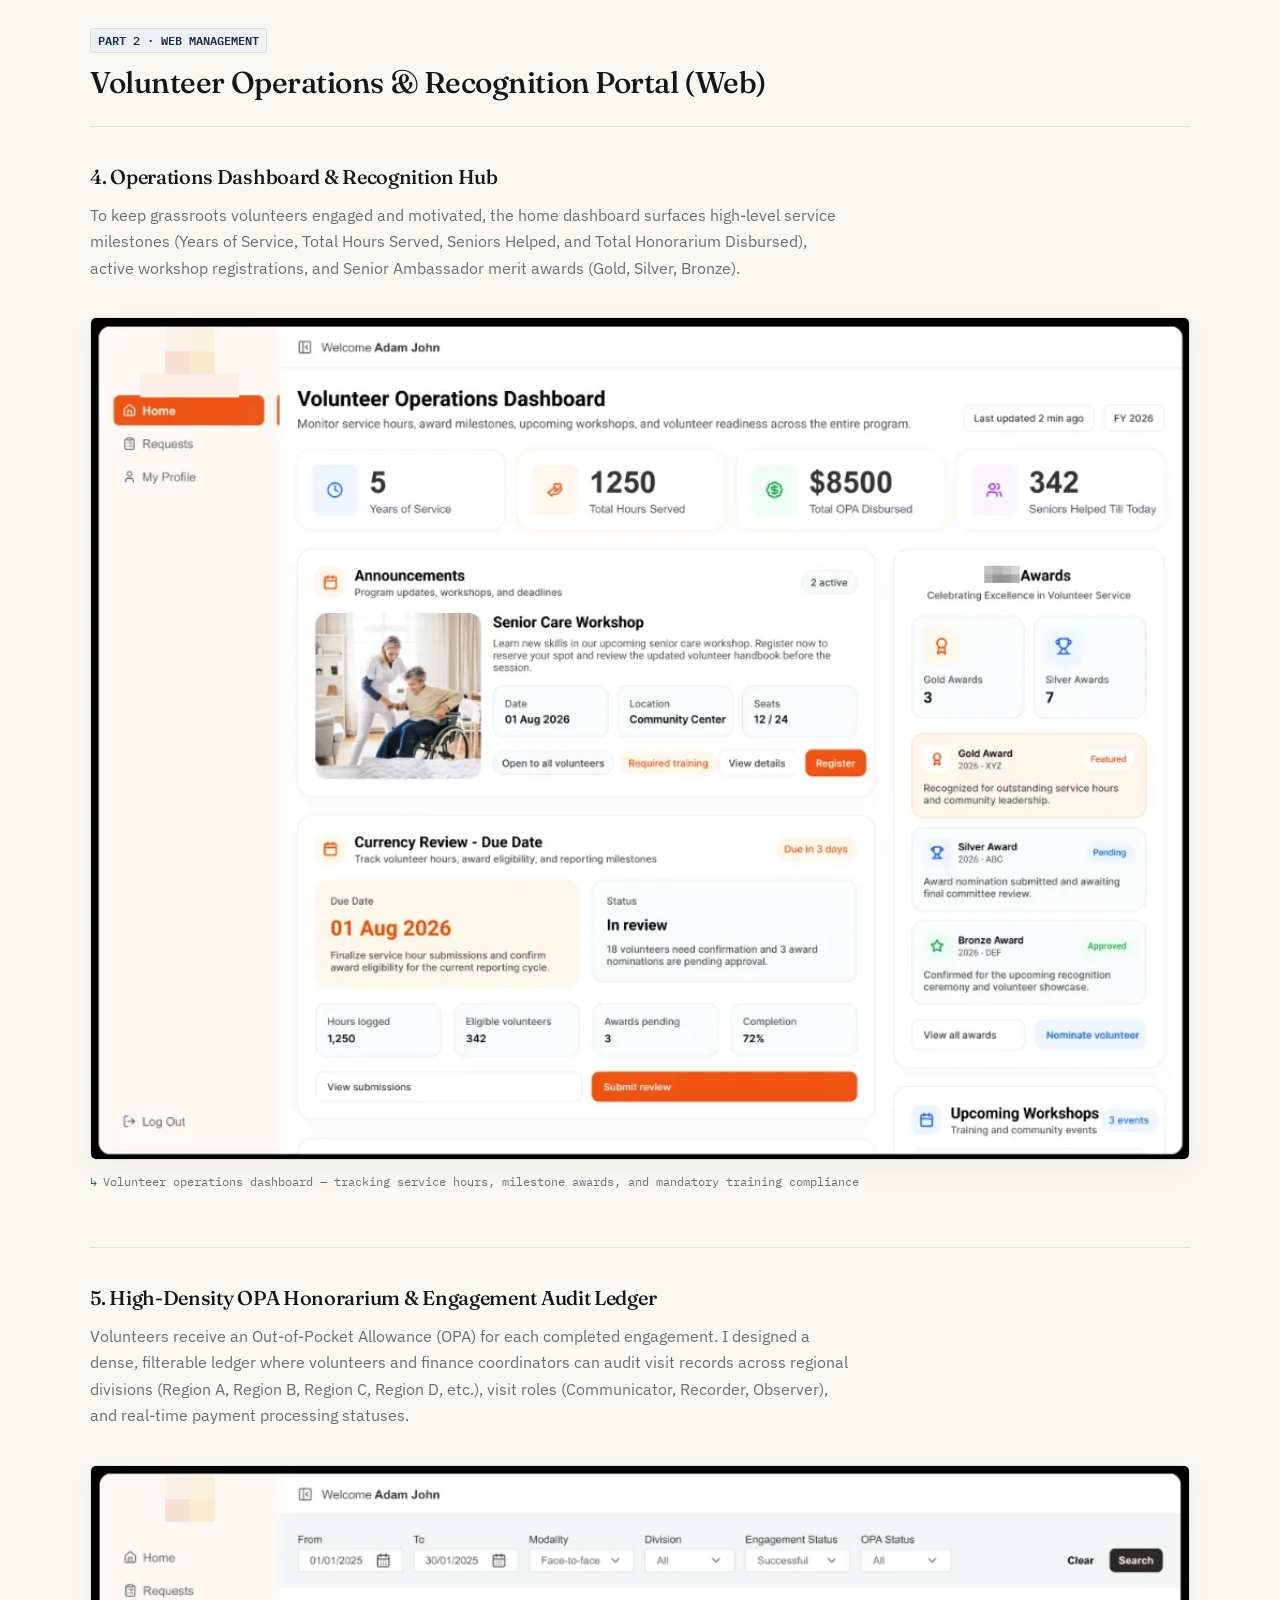
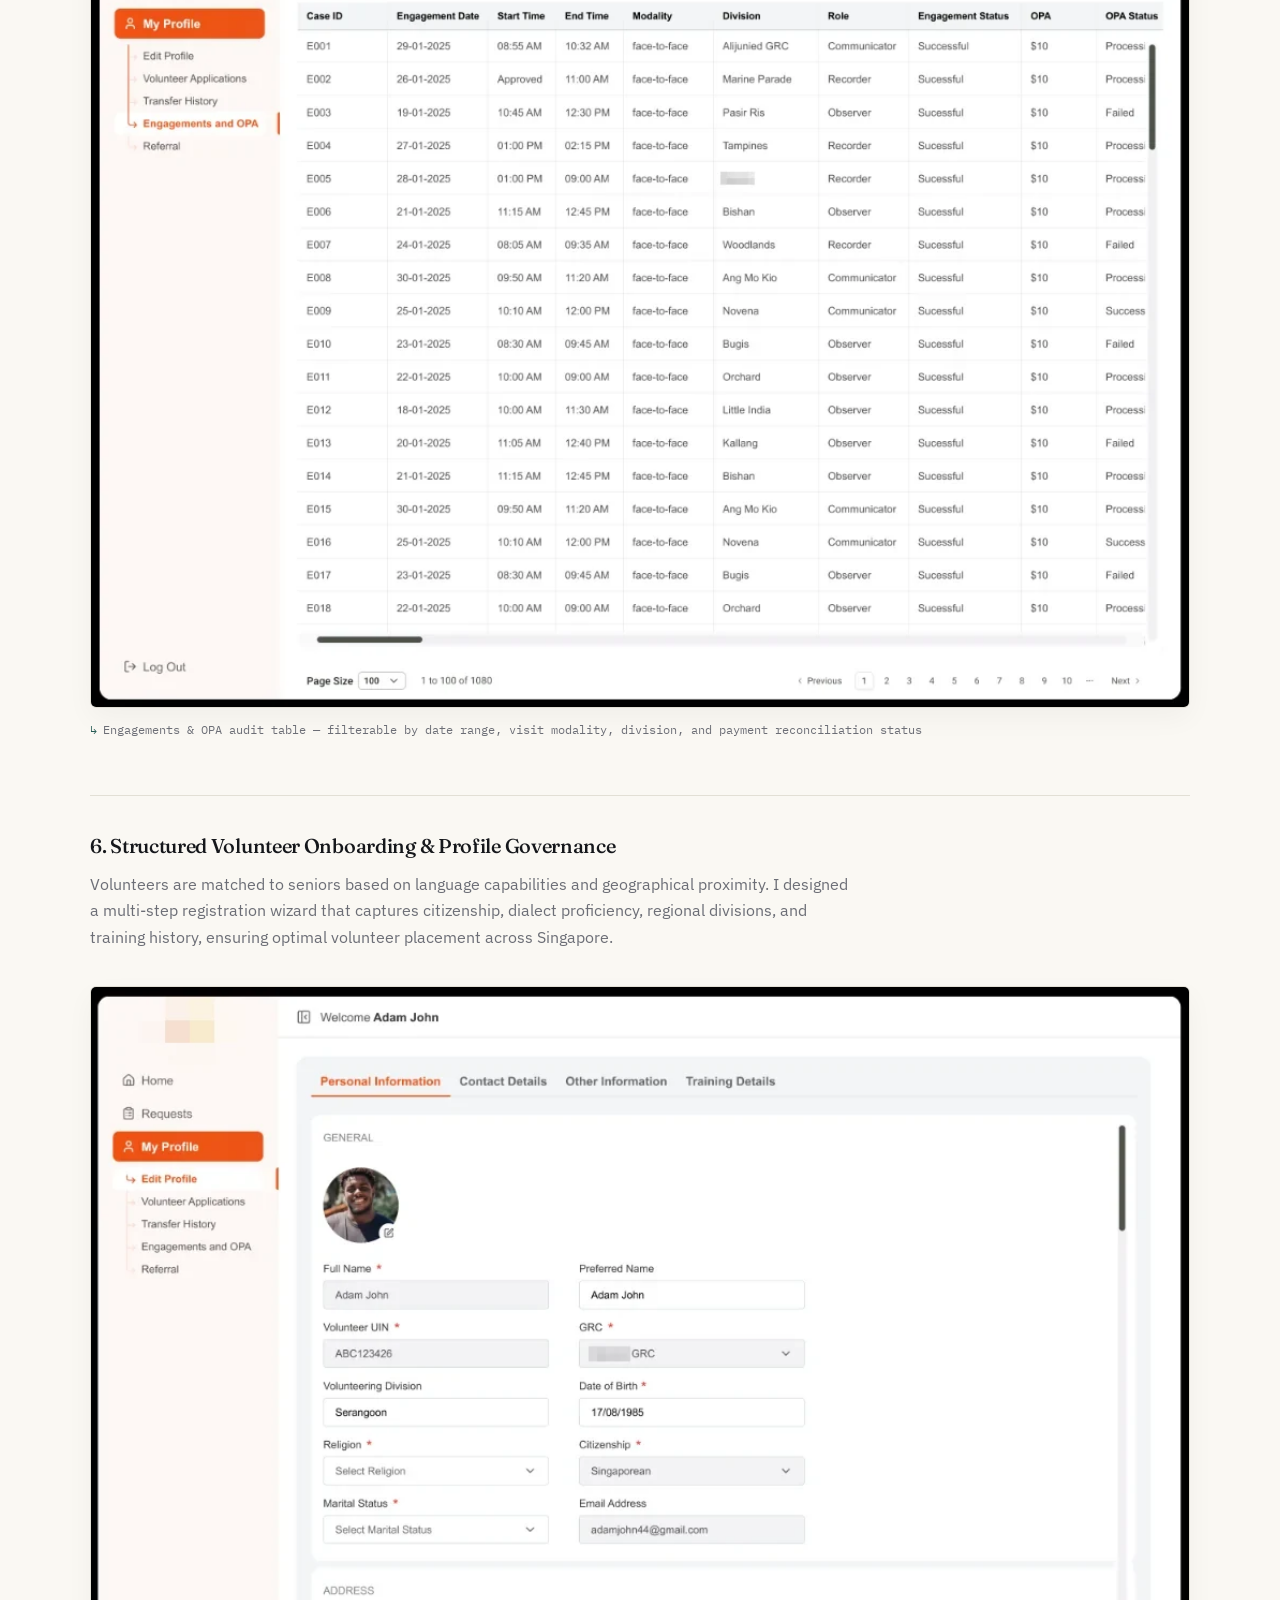
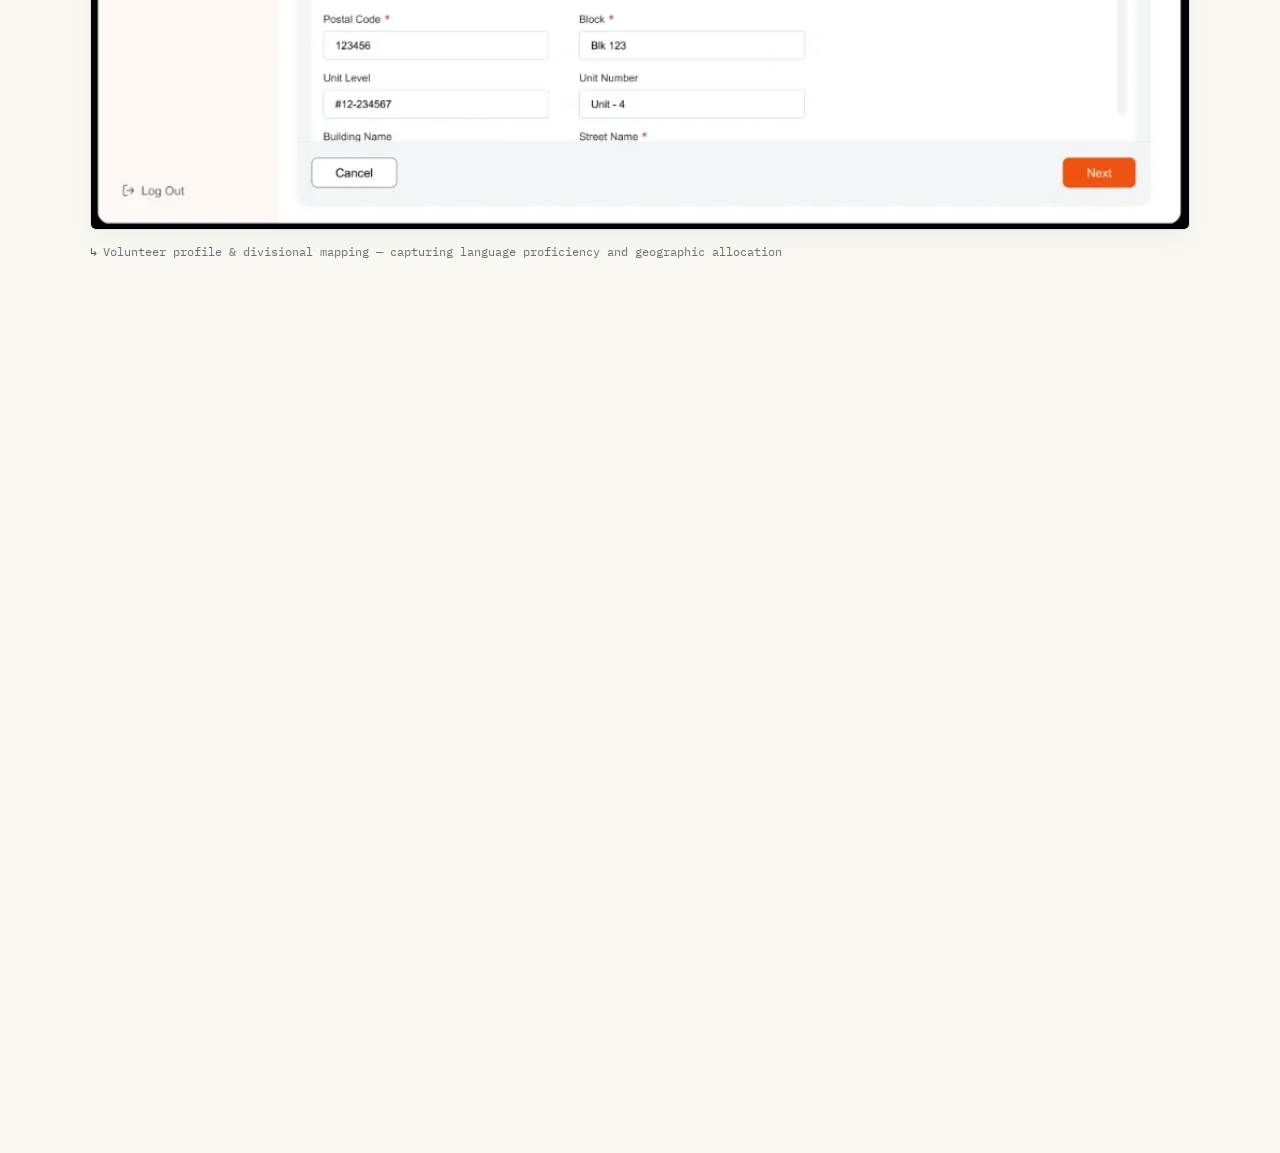
<file: healthcare-outreach.html>
<!DOCTYPE html>
<html lang="en">
<head>
<meta charset="UTF-8">
<meta name="viewport" content="width=device-width, initial-scale=1.0">
<title>Senior Engagement &amp; Volunteer Portals — Subith M</title>
<meta name="description" content="Designing the digital backbone for Singapore's national senior outreach &amp; volunteer operations — a case study by Subith M, Senior UX / Product Designer.">
<meta property="og:type" content="website">
<meta property="og:title" content="Senior Engagement &amp; Volunteer Portals — Subith M">
<meta property="og:description" content="Designing the digital backbone for Singapore's national senior outreach &amp; volunteer operations — a case study by Subith M, Senior UX / Product Designer.">
<meta property="og:url" content="https://subithprabhakar.github.io/subith-portfolio/healthcare-outreach.html">
<meta property="og:image" content="https://subithprabhakar.github.io/subith-portfolio/images/social-card.jpg">
<meta name="twitter:card" content="summary_large_image">
<link rel="stylesheet" href="style.css">
<script src="theme.js"></script>
<link rel="icon" href="favicon.svg" type="image/svg+xml">
<link rel="icon" href="favicon.png" sizes="192x192" type="image/png">
<link rel="apple-touch-icon" href="apple-touch-icon.png">
<meta name="theme-color" content="#FAF8F3">
</head>
<body>

<!-- Interactive Top Reading Progress Bar -->
<div id="progress-bar"></div>

<div class="wrap">
  <nav class="nav animate-fade-up">
    <a href="index.html" class="name">Subith M</a>
    <div class="nav-right">
      <button id="theme-toggle" class="theme-toggle-btn" aria-label="Toggle dark mode" title="Toggle dark mode">
        <svg class="sun-icon" viewBox="0 0 24 24" width="15" height="15" fill="none" stroke="currentColor" stroke-width="2"><circle cx="12" cy="12" r="5"/><path d="M12 1v2M12 21v2M4.22 4.22l1.42 1.42M18.36 18.36l1.42 1.42M1 12h2M21 12h2M4.22 19.78l1.42-1.42M18.36 5.64l1.42-1.42"/></svg>
        <svg class="moon-icon" viewBox="0 0 24 24" width="15" height="15" fill="none" stroke="currentColor" stroke-width="2"><path d="M21 12.79A9 9 0 1 1 11.21 3 7 7 0 0 0 21 12.79z"/></svg>
      </button>
      <button id="mobile-menu-btn" class="mobile-menu-btn" aria-label="Toggle navigation menu" aria-expanded="false">
        <span class="hamburger-line"></span>
        <span class="hamburger-line"></span>
        <span class="hamburger-line"></span>
      </button>
      <div class="links" id="nav-links">
        <div class="nav-accordion">
          <a href="index.html#work" class="desktop-work-link">Work</a>
          <button type="button" class="accordion-toggle-btn" aria-expanded="false">
            <span>Work</span>
            <svg class="chevron-icon" viewBox="0 0 24 24" width="18" height="18" fill="none" stroke="currentColor" stroke-width="2.2" stroke-linecap="round" stroke-linejoin="round"><polyline points="6 9 12 15 18 9"></polyline></svg>
          </button>
          <div class="nav-accordion-content">
            <a href="energy-etrm.html" class="sublink-item">
              <span class="sublink-title">Energy Utility ETRM</span>
              <span class="sublink-badge">Energy Trading &amp; Risk</span>
            </a>
            <a href="healthcare-outreach.html" class="sublink-item">
              <span class="sublink-title">Senior Care Services</span>
              <span class="sublink-badge">GovTech · Elder Care</span>
            </a>
            <a href="government-operations.html" class="sublink-item">
              <span class="sublink-title">Government Institution</span>
              <span class="sublink-badge">GovTech · Operations Governance</span>
            </a>
            <a href="itrack.html" class="sublink-item">
              <span class="sublink-title">iTrack</span>
              <span class="sublink-badge">Enterprise SaaS · SLA Governance</span>
            </a>
            <a href="seaverse.html" class="sublink-item">
              <span class="sublink-title">Seaverse</span>
              <span class="sublink-badge">EdTech · Maritime LMS</span>
            </a>
            <a href="sun-mobility.html" class="sublink-item">
              <span class="sublink-title">SUN Mobility</span>
              <span class="sublink-badge">EV Battery Swapping</span>
            </a>
            <a href="index.html#work" class="sublink-item sublink-all">
              <span class="sublink-title">View All Works →</span>
            </a>
          </div>
        </div>
        <a href="index.html#about" class="nav-link-item">About</a>
        <a href="Subith_M_Resume.pdf" target="_blank" rel="noopener noreferrer" class="nav-link-item">Resume</a>
        <a href="index.html#contact" class="nav-link-item">Contact</a>
      </div>
    </div>
  </nav>

  <!-- Sticky Back to Work Subnav -->
  <div class="case-subnav animate-fade-up">
    <a href="index.html" class="back-link">
      <svg viewBox="0 0 24 24" width="14" height="14" fill="none" stroke="currentColor" stroke-width="2.2" stroke-linecap="round" stroke-linejoin="round"><line x1="19" y1="12" x2="5" y2="12"></line><polyline points="12 19 5 12 12 5"></polyline></svg>
      <span>Back to work</span>
    </a>
  </div>

  <section class="cs-hero animate-fade-up delay-1">
    <div class="meta cs-meta">
      <span class="cs-meta-tag">GovTech &amp; Healthcare</span>
      <span class="dot">·</span>
      <span>Healthcare Agency</span>
      <span class="dot">·</span>
      <span>2026</span>
      <span class="dot">·</span>
      <span>Lead Product Designer</span>
    </div>
    <h1>Designing the digital backbone for Singapore's national senior outreach &amp; volunteer operations</h1>
  </section>

  <!-- Hero Dual-Mockup Shot: Web Operations Dashboard + Framed Tablet Field App -->
  <div class="hero-shot animate-fade-up delay-2" style="padding: 28px 24px;">
    <div style="display: grid; grid-template-columns: 1.15fr 0.85fr; gap: 24px; align-items: center;">
      <!-- Web Operations Preview -->
      <div style="background: #FFFFFF; border-radius: 6px; overflow: hidden; border: 1px solid rgba(0,0,0,0.08); box-shadow: 0 12px 30px rgba(0,0,0,0.06);">
        <div class="browser-header">
          <div class="browser-dots">
            <span class="browser-dot"></span>
            <span class="browser-dot"></span>
            <span class="browser-dot"></span>
          </div>
          <span class="browser-title-mini">Volunteer Portal · Operations Dashboard</span>
        </div>
        <img src="images/care-web-dashboard.webp" alt="The agency Volunteer Web Operations Dashboard" style="width: 100%; display: block;">
      </div>

      <!-- Compact Framed Tablet Field App Preview -->
      <div class="tablet-device-frame" style="max-width: 340px; margin: 0 auto; box-shadow: 0 16px 36px rgba(0,0,0,0.1);">
        <div class="tablet-header-mini">
          <span>Senior Engagement (Tablet)</span>
          <span>14:24 📶</span>
        </div>
        <img src="images/care-engagement-start.webp" alt="Senior Engagement Tablet Assessment" style="width: 100%; display: block;" loading="lazy" decoding="async">
      </div>
    </div>
    <div class="screen-caption" style="margin-top: 16px; text-align: center; justify-content: center;">
      The dual-ecosystem: Centralized web management portal (left) and offline-first tablet field app (right)
    </div>
  </div>

  <section class="prose tight reveal" style="padding-top:0;">
    <h2>Context</h2>
    <p style="margin-top:14px;">The <strong>Healthcare Agency</strong> coordinates care services across Singapore, ensuring elderly citizens receive timely medical, social, and financial assistance through the national senior outreach office. Grassroots volunteer befrienders conduct door-to-door home visits across Singapore's public housing (public housing) estates to check on vulnerable seniors, administer cognitive health assessments, and connect them with national care schemes.</p>
    <p>I was the sole product designer across the entire digital ecosystem, architecting two complementary platforms:</p>
    <ol style="color: var(--ink); margin-top: 12px; padding-left: 20px; line-height: 1.75;">
      <li><strong>Senior Engagement Portal (Tablet App)</strong>: An ergonomic, offline-first digital assessment tool tailored for volunteer pairs conducting doorstep surveys.</li>
      <li><strong>Volunteer Portal (Web Operations Platform)</strong>: A comprehensive portal for volunteer onboarding, milestone tracking, honorarium (OPA) disbursement, training compliance, and division governance.</li>
    </ol>
  </section>

  <section class="prose tight reveal">
    <h2>The Problem</h2>
    <p style="margin-top:14px;">Previously, the outreach process was burdened by fragmented, paper-heavy workflows. In the field, volunteers juggled clipboards and pen-and-paper questionnaires in narrow, dim public housing corridors while trying to build rapport with elderly residents in multiple dialects. Back in the office, data transcription created multi-week backlogs, causing delays in emergency healthcare interventions. Meanwhile, volunteers had no visibility into their service hours, honorarium reimbursements, or award milestones.</p>
  </section>

  <section class="tight reveal">
    <div class="pull">
      <p>In community healthcare, software should never get in the way of human empathy. The tablet had to be fast enough to use while standing at a doorway, while the web portal had to make volunteers feel valued, recognized, and supported.</p>
    </div>
  </section>

  <!-- Part 1: Senior Engagement Tablet App (Presented with Side-by-Side Splits & Compact Tablet Frames) -->
  <section class="reveal">
    <div style="border-top: 2px solid var(--navy); padding-top: 28px; margin-bottom: 24px;">
      <span class="cs-meta-tag" style="background: #FBECE8; color: #E05638; font-weight: 600;">PART 1 · FIELD MOBILITY</span>
      <h2 style="margin-top: 10px; font-size: 30px;">Senior Engagement Portal (Tablet App)</h2>
    </div>

    <!-- Feature Split 1: Dedicated Volunteer Pairing -->
    <div class="cs-feature-split reveal">
      <div class="split-content">
        <span class="split-tag">COOPERATIVE WORKFLOW</span>
        <h3>1. "Communicator ⇄ Recorder" Dynamic &amp; 1-Tap Role Swap</h3>
        <p>Outreach visits are always conducted in pairs for safety and effectiveness. One volunteer leads the conversation in the senior's native dialect ("Communicator"), while the other logs responses ("Recorder").</p>
        <p>I designed a persistent top app bar displaying both active volunteers with an instant 1-tap role-swap trigger, allowing volunteers to switch roles seamlessly when encountering unexpected dialect barriers.</p>
      </div>
      <div class="split-visual">
        <div class="tablet-device-frame">
          <img src="images/care-senior-selection.webp" alt="Senior Selection Screen with Volunteer Pairings and Dialect Badges" loading="lazy" decoding="async">
        </div>
        <div class="screen-caption">Volunteer pair header with role indicator and dialect-mapped senior cards</div>
      </div>
    </div>

    <!-- Feature Split 2: Split-Screen Assessment (Reversed for visual rhythm) -->
    <div class="cs-feature-split reverse reveal">
      <div class="split-content">
        <span class="split-tag">ERGONOMICS &amp; COGNITION</span>
        <h3>2. Ergonomic Split-Screen Assessment with Tactile Cards</h3>
        <p>Doorstep assessments take place standing up, often in narrow public housing corridors. I organized the clinical assessment into a 2-column tablet layout: a category progress rail on the left (Health, Psychosocial, ADLs, Follow-Up Actions) and massive, high-contrast touch cards on the right.</p>
        <p>Large tap targets prevent mis-taps and reduce cognitive friction for volunteers across diverse age groups and digital literacy levels.</p>
      </div>
      <div class="split-visual">
        <div class="tablet-device-frame">
          <img src="images/care-assessment-questions.webp" alt="Tablet Split-Screen Assessment Interface with Large Touch Targets" loading="lazy" decoding="async">
        </div>
        <div class="screen-caption">Split-screen assessment — 9 categories on the left rail with cognitive recall checks (B2/B3)</div>
      </div>
    </div>

    <!-- Paired Side-by-Side Tablet Comparisons for Consent and Dashboard Status -->
    <div style="margin-top: 36px;">
      <h3 style="margin-bottom: 8px;">3. Conversational Consent &amp; Actionable Session Dashboard</h3>
      <p class="prose muted" style="margin-bottom: 24px;">Adhering to Singapore PDPA privacy laws with embedded conversational scripts, alongside real-time unreachability drop-off tracking (hospitalized, unwell, etc.) for care coordinator triage.</p>

      <div class="screens-grid-tablet reveal-group">
        <figure>
          <div class="tablet-device-frame">
            <img src="images/care-consent-location.webp" alt="Statutory Consent Script and Location Selector" loading="lazy" decoding="async">
          </div>
          <figcaption class="screen-caption">Conversational consent disclosure script and one-tap outreach location grid</figcaption>
        </figure>

        <figure>
          <div class="tablet-device-frame">
            <img src="images/care-dashboard-status.webp" alt="Engagement Status Dashboard showing Successful, Unsuccessful, and Pending Filters" loading="lazy" decoding="async">
          </div>
          <figcaption class="screen-caption">Dashboard status filter pills — surfacing unreachability reasons in real time</figcaption>
        </figure>
      </div>
    </div>
  </section>

  <!-- Part 2: Volunteer Operations Web Platform (Landscape screens presented cleanly) -->
  <section class="reveal">
    <div style="border-top: 2px solid var(--navy); padding-top: 28px; margin-bottom: 24px;">
      <span class="cs-meta-tag" style="background: var(--navy-tint); color: var(--navy); font-weight: 600;">PART 2 · WEB MANAGEMENT</span>
      <h2 style="margin-top: 10px; font-size: 30px;">Volunteer Operations &amp; Recognition Portal (Web)</h2>
    </div>

    <div class="decision reveal">
      <h3>4. Operations Dashboard &amp; Recognition Hub</h3>
      <p>To keep grassroots volunteers engaged and motivated, the home dashboard surfaces high-level service milestones (Years of Service, Total Hours Served, Seniors Helped, and Total Honorarium Disbursed), active workshop registrations, and Senior Ambassador merit awards (Gold, Silver, Bronze).</p>
    </div>
    <div class="screen-block reveal">
      <img src="images/care-web-dashboard.webp" alt="Volunteer Operations Dashboard with Hours Served, Awards, and Announcements" loading="lazy" decoding="async">
      <div class="screen-caption">Volunteer operations dashboard — tracking service hours, milestone awards, and mandatory training compliance</div>
    </div>

    <div class="decision reveal">
      <h3>5. High-Density OPA Honorarium &amp; Engagement Audit Ledger</h3>
      <p>Volunteers receive an Out-of-Pocket Allowance (OPA) for each completed engagement. I designed a dense, filterable ledger where volunteers and finance coordinators can audit visit records across regional divisions (Region A, Region B, Region C, Region D, etc.), visit roles (Communicator, Recorder, Observer), and real-time payment processing statuses.</p>
    </div>
    <div class="screen-block reveal">
      <img src="images/care-web-engagements-opa.webp" alt="Engagements and OPA Honorarium Audit Ledger" loading="lazy" decoding="async">
      <div class="screen-caption">Engagements &amp; OPA audit table — filterable by date range, visit modality, division, and payment reconciliation status</div>
    </div>

    <div class="decision reveal">
      <h3>6. Structured Volunteer Onboarding &amp; Profile Governance</h3>
      <p>Volunteers are matched to seniors based on language capabilities and geographical proximity. I designed a multi-step registration wizard that captures citizenship, dialect proficiency, regional divisions, and training history, ensuring optimal volunteer placement across Singapore.</p>
    </div>
    <div class="screen-block reveal">
      <img src="images/care-web-profile.webp" alt="Volunteer Profile and Division Mapping Form" loading="lazy" decoding="async">
      <div class="screen-caption">Volunteer profile &amp; divisional mapping — capturing language proficiency and geographic allocation</div>
    </div>
  </section>

  <!-- Outcomes Section -->
  <section class="reveal">
    <h2 style="margin-bottom:4px;">Outcome &amp; Impact</h2>
    <div class="outcomes reveal-group" style="margin-top:24px;">
      <div class="outcome-stat">
        <div class="num">100%</div>
        <div class="label">Digital transition from paper packets across all outreach divisions</div>
      </div>
      <div class="outcome-stat">
        <div class="num">0</div>
        <div class="label">Data lost due to corridor network drops with offline-first sync</div>
      </div>
      <div class="outcome-stat">
        <div class="num">&lt; 3 mins</div>
        <div class="label">Post-visit data processing time, down from 3+ days</div>
      </div>
    </div>
    <p class="outcome-note">Based on nationwide rollout and volunteer feedback across Singapore community clusters.</p>
  </section>

  <!-- Bottom Case Study Navigation -->
  <div class="cs-nav-bottom reveal">
    <a href="index.html#work">← Back to all selected work</a>
    <a href="government-operations.html">View Next: Government Institution Travel Portal →</a>
  </div>

  <footer id="contact" class="reveal">
    <div class="row">
      <div>© 2026 Subith M</div>
      <div style="display:flex;gap:24px;">
        <a href="mailto:text2subith@gmail.com">Email</a>
        <a href="https://www.linkedin.com/in/subith-m-20b82a1b3" target="_blank" rel="noopener noreferrer">LinkedIn</a>
        <a href="Subith_M_Resume.pdf" target="_blank" rel="noopener noreferrer">Resume</a>
      </div>
    </div>
  </footer>
</div>

<script>
  // Top Reading Progress Bar
  window.addEventListener('scroll', () => {
    const winScroll = document.documentElement.scrollTop || document.body.scrollTop;
    const height = document.documentElement.scrollHeight - document.documentElement.clientHeight;
    const scrolled = (winScroll / height) * 100;
    const progressBar = document.getElementById('progress-bar');
    if (progressBar) {
      progressBar.style.width = scrolled + '%';
    }
  });

  // Scroll reveal with IntersectionObserver
  document.addEventListener('DOMContentLoaded', () => {
    const reveals = document.querySelectorAll('.reveal, .reveal-group');
    if ('IntersectionObserver' in window) {
      const observer = new IntersectionObserver((entries) => {
        entries.forEach((entry) => {
          if (entry.isIntersecting) {
            entry.target.classList.add('is-visible');
            observer.unobserve(entry.target);
          }
        });
      }, {
        threshold: 0.1,
        rootMargin: '0px 0px -40px 0px'
      });
      reveals.forEach((el) => observer.observe(el));
    } else {
      reveals.forEach((el) => el.classList.add('is-visible'));
    }
  });
</script>

<script src="cursor.js"></script>
</body>
</html>
</file>
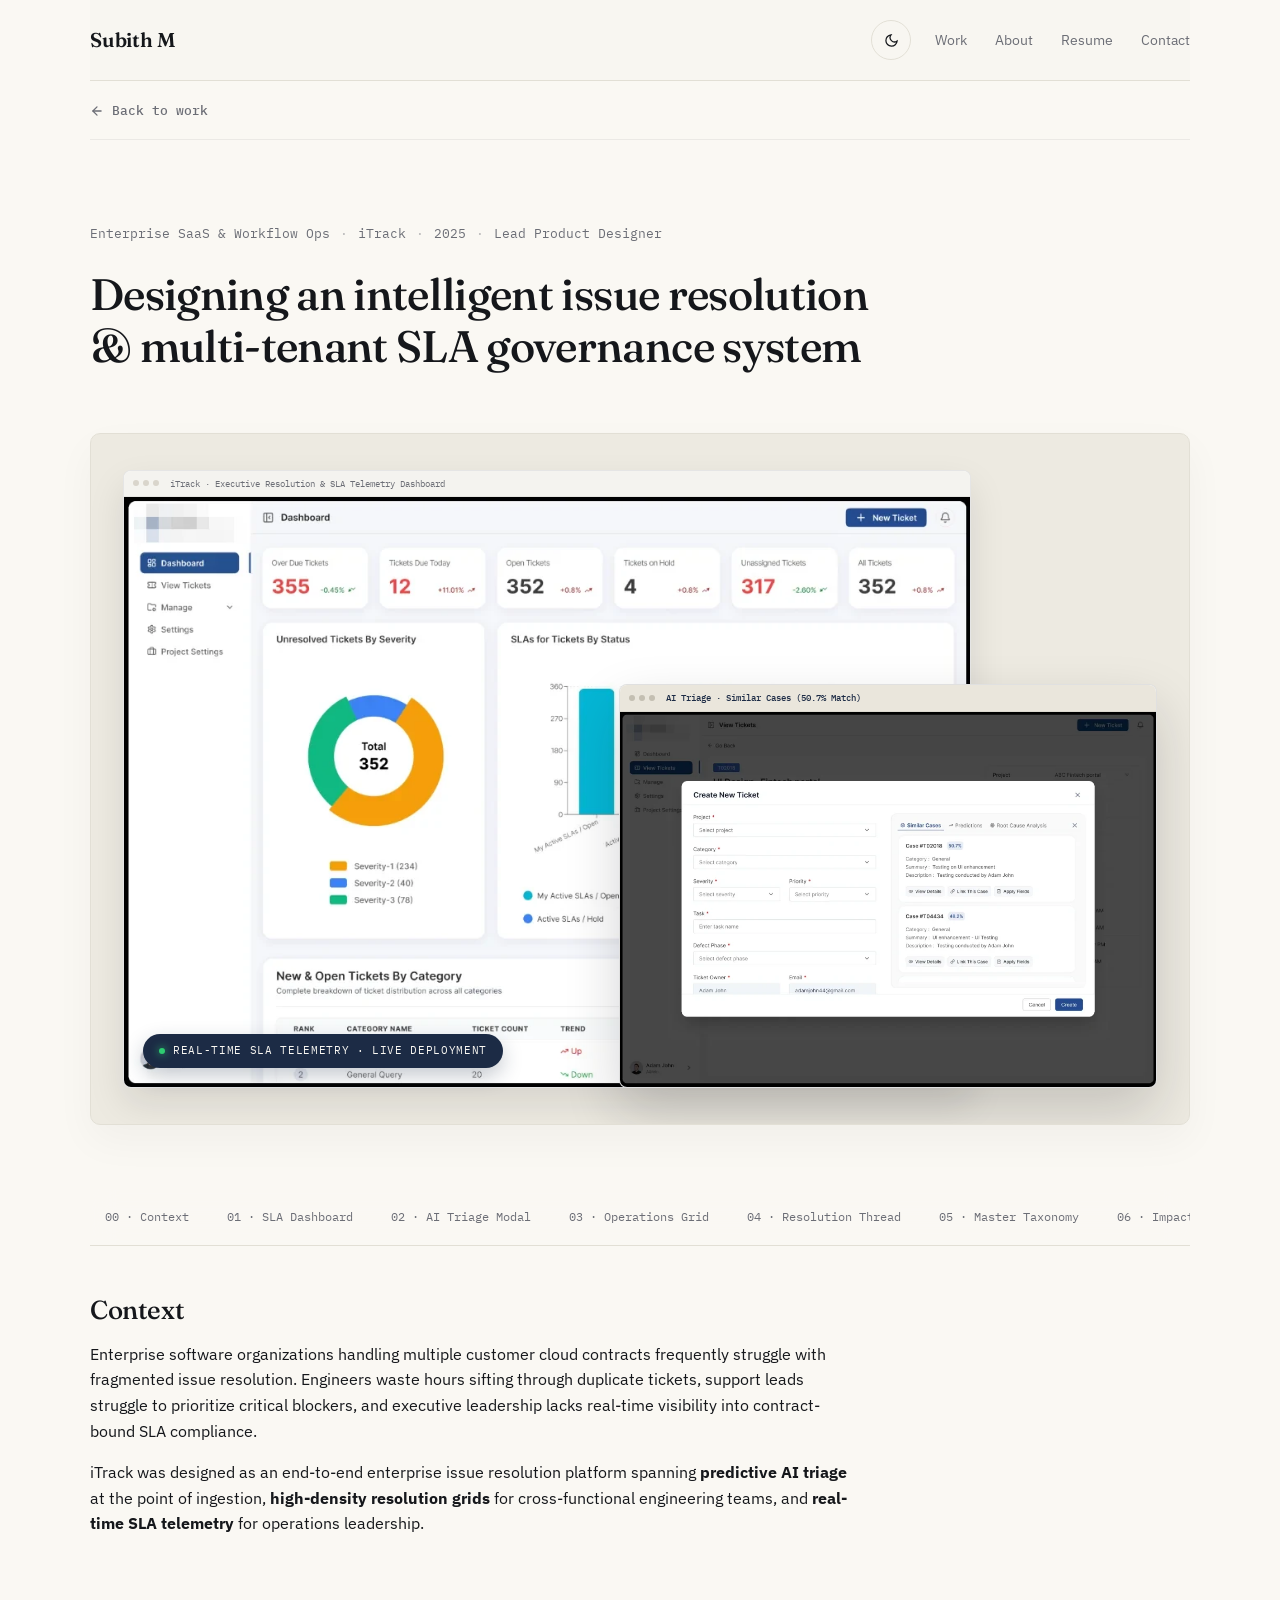
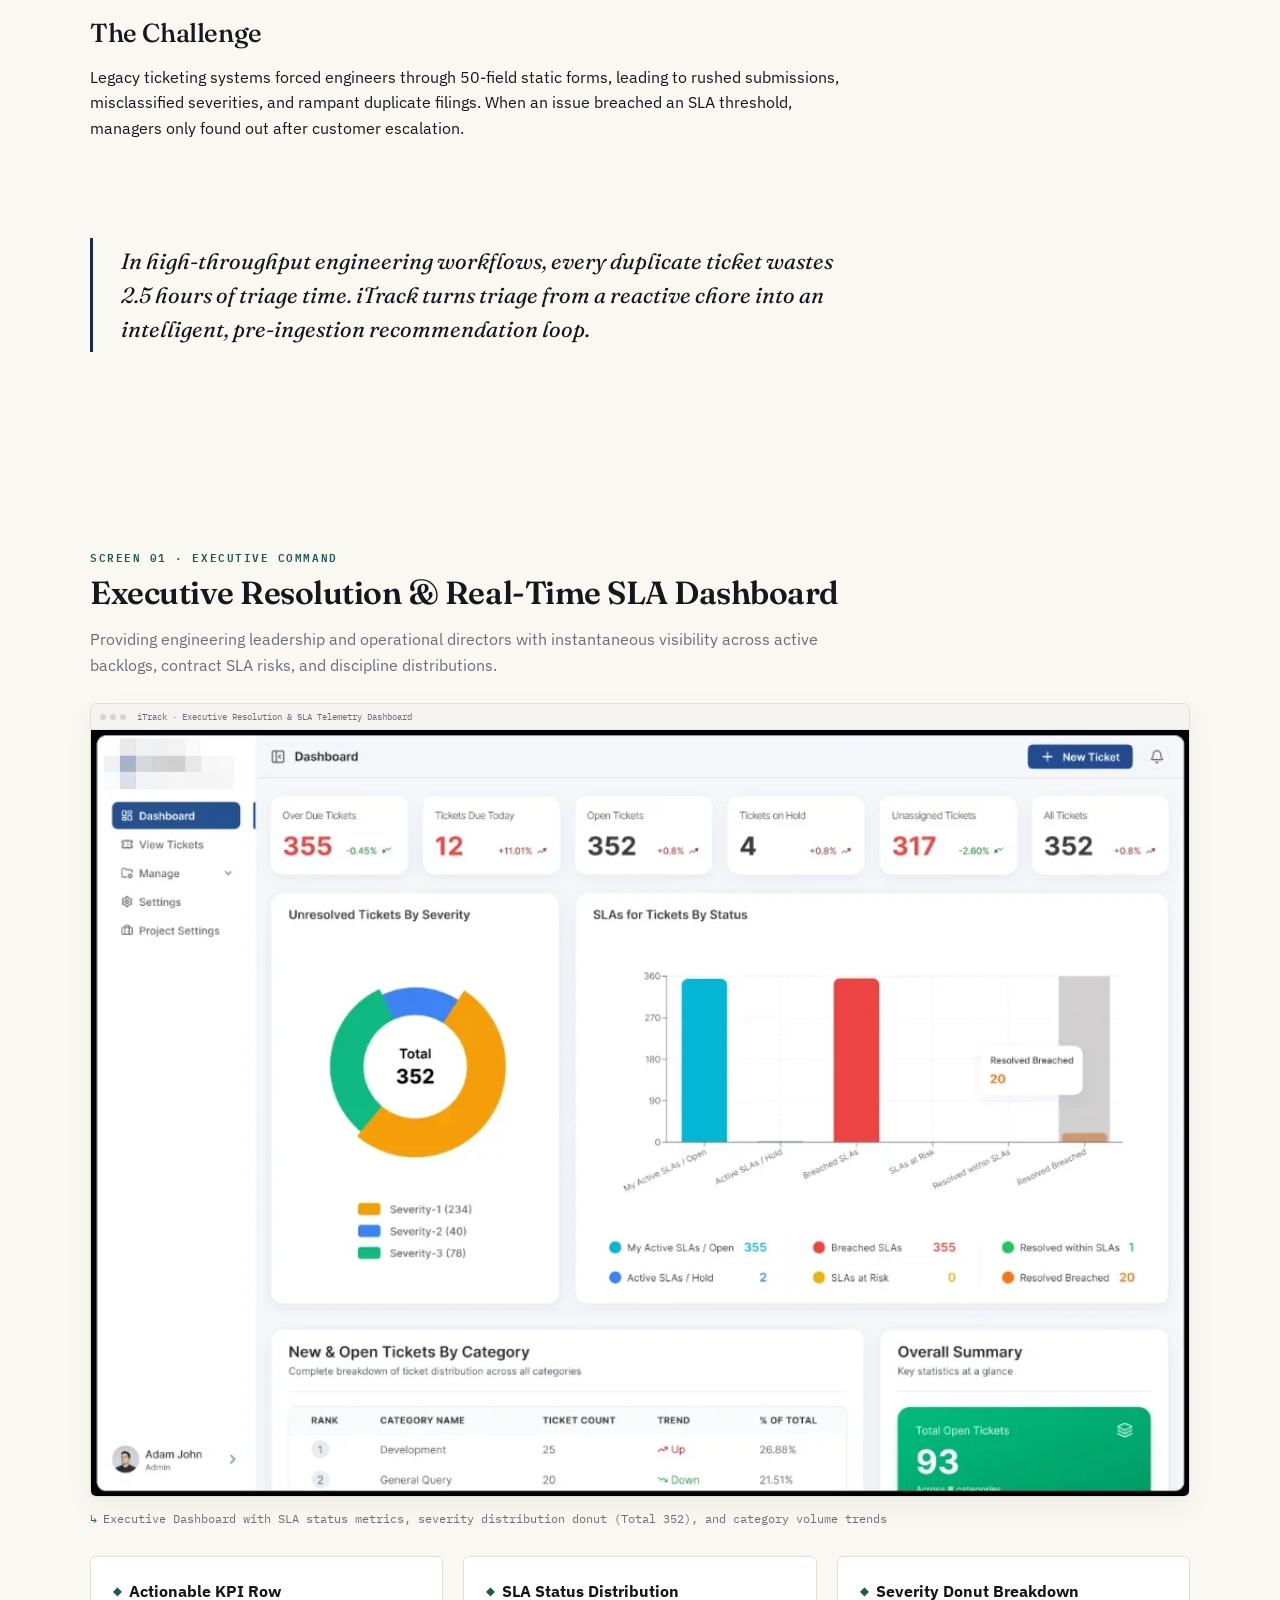
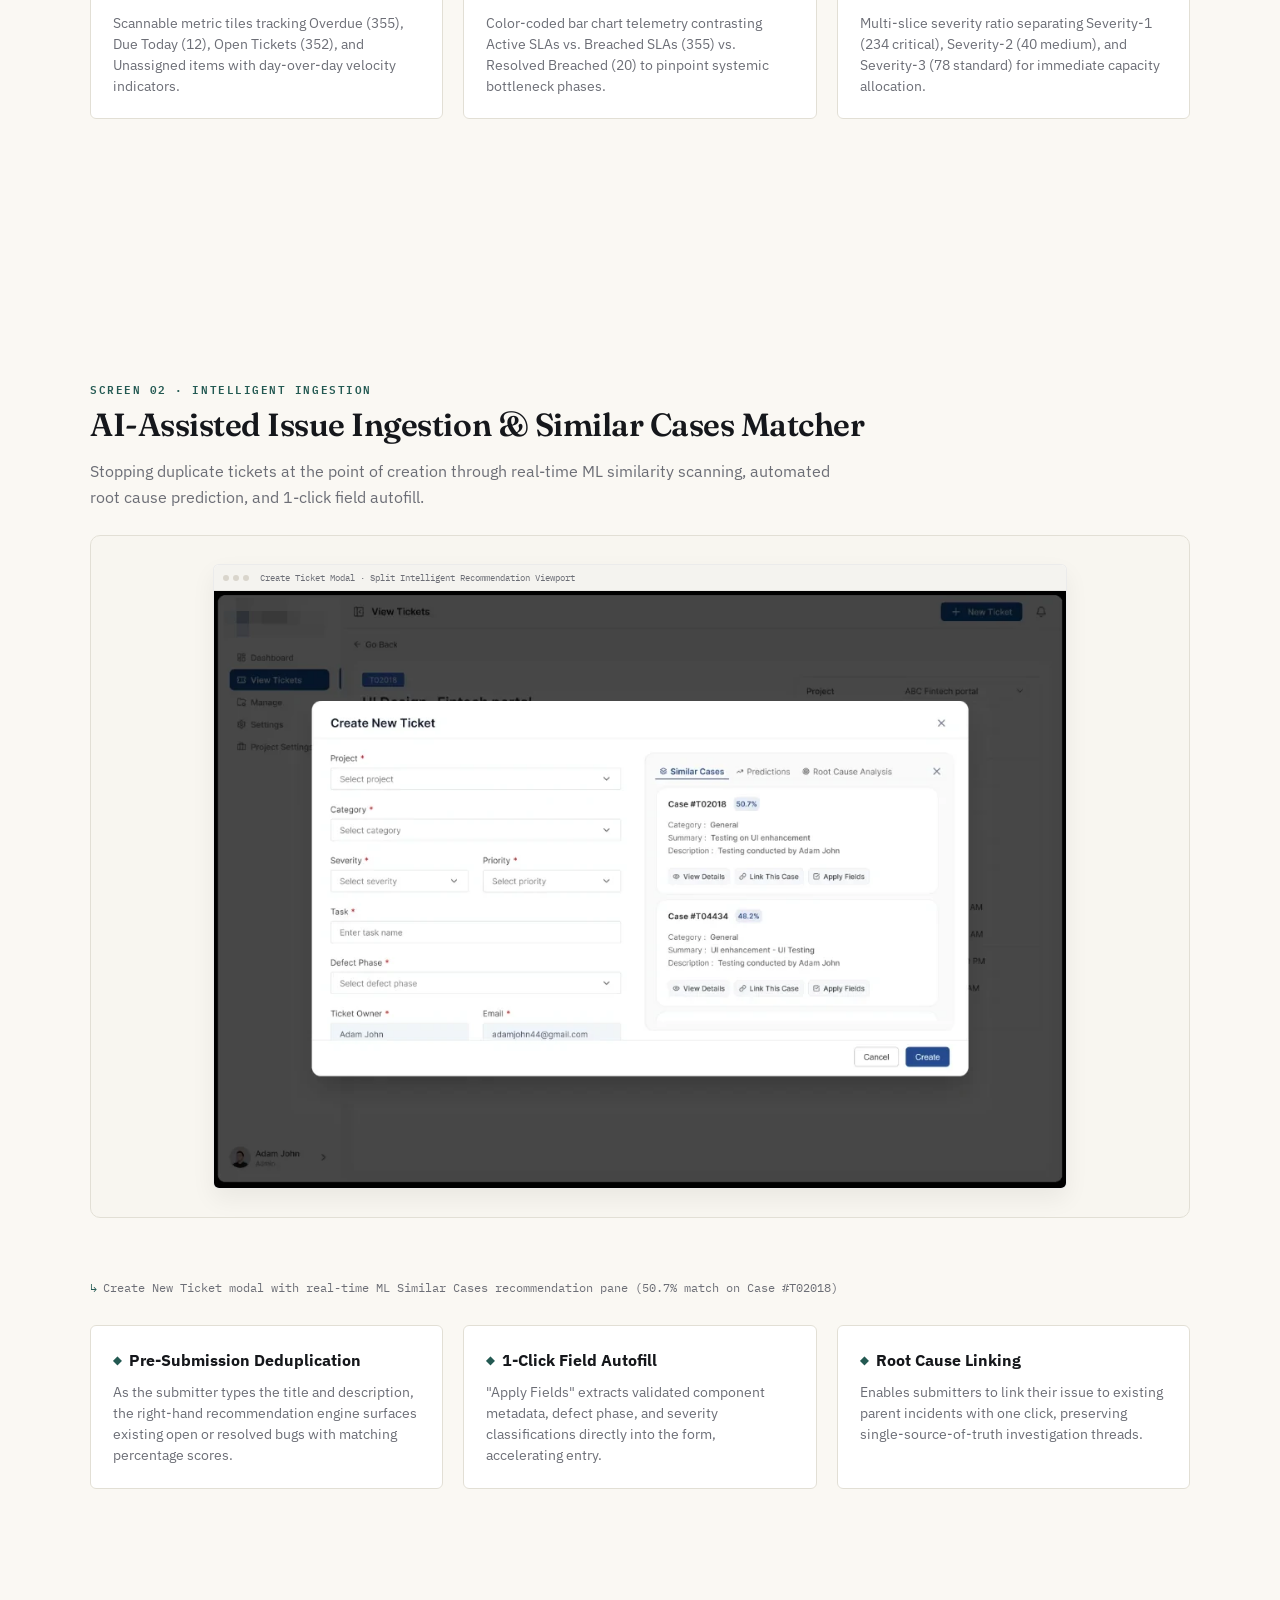
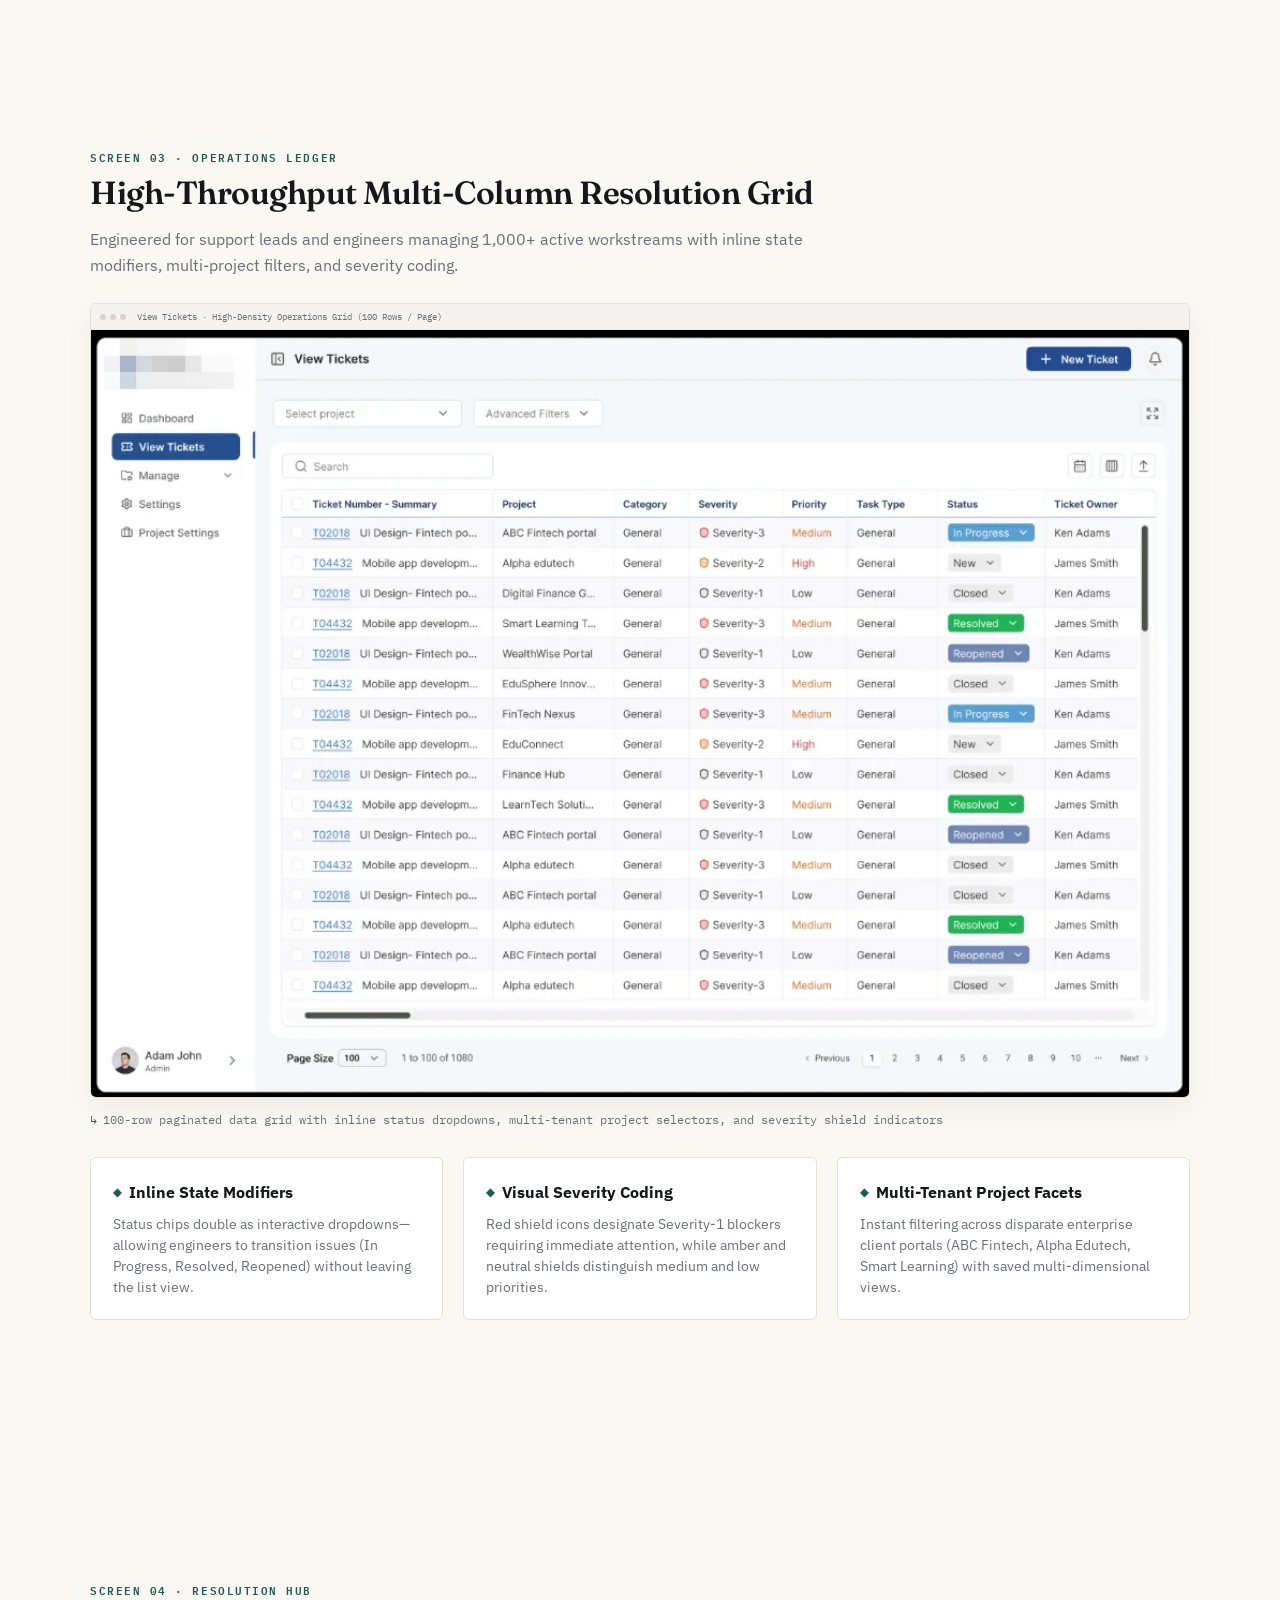
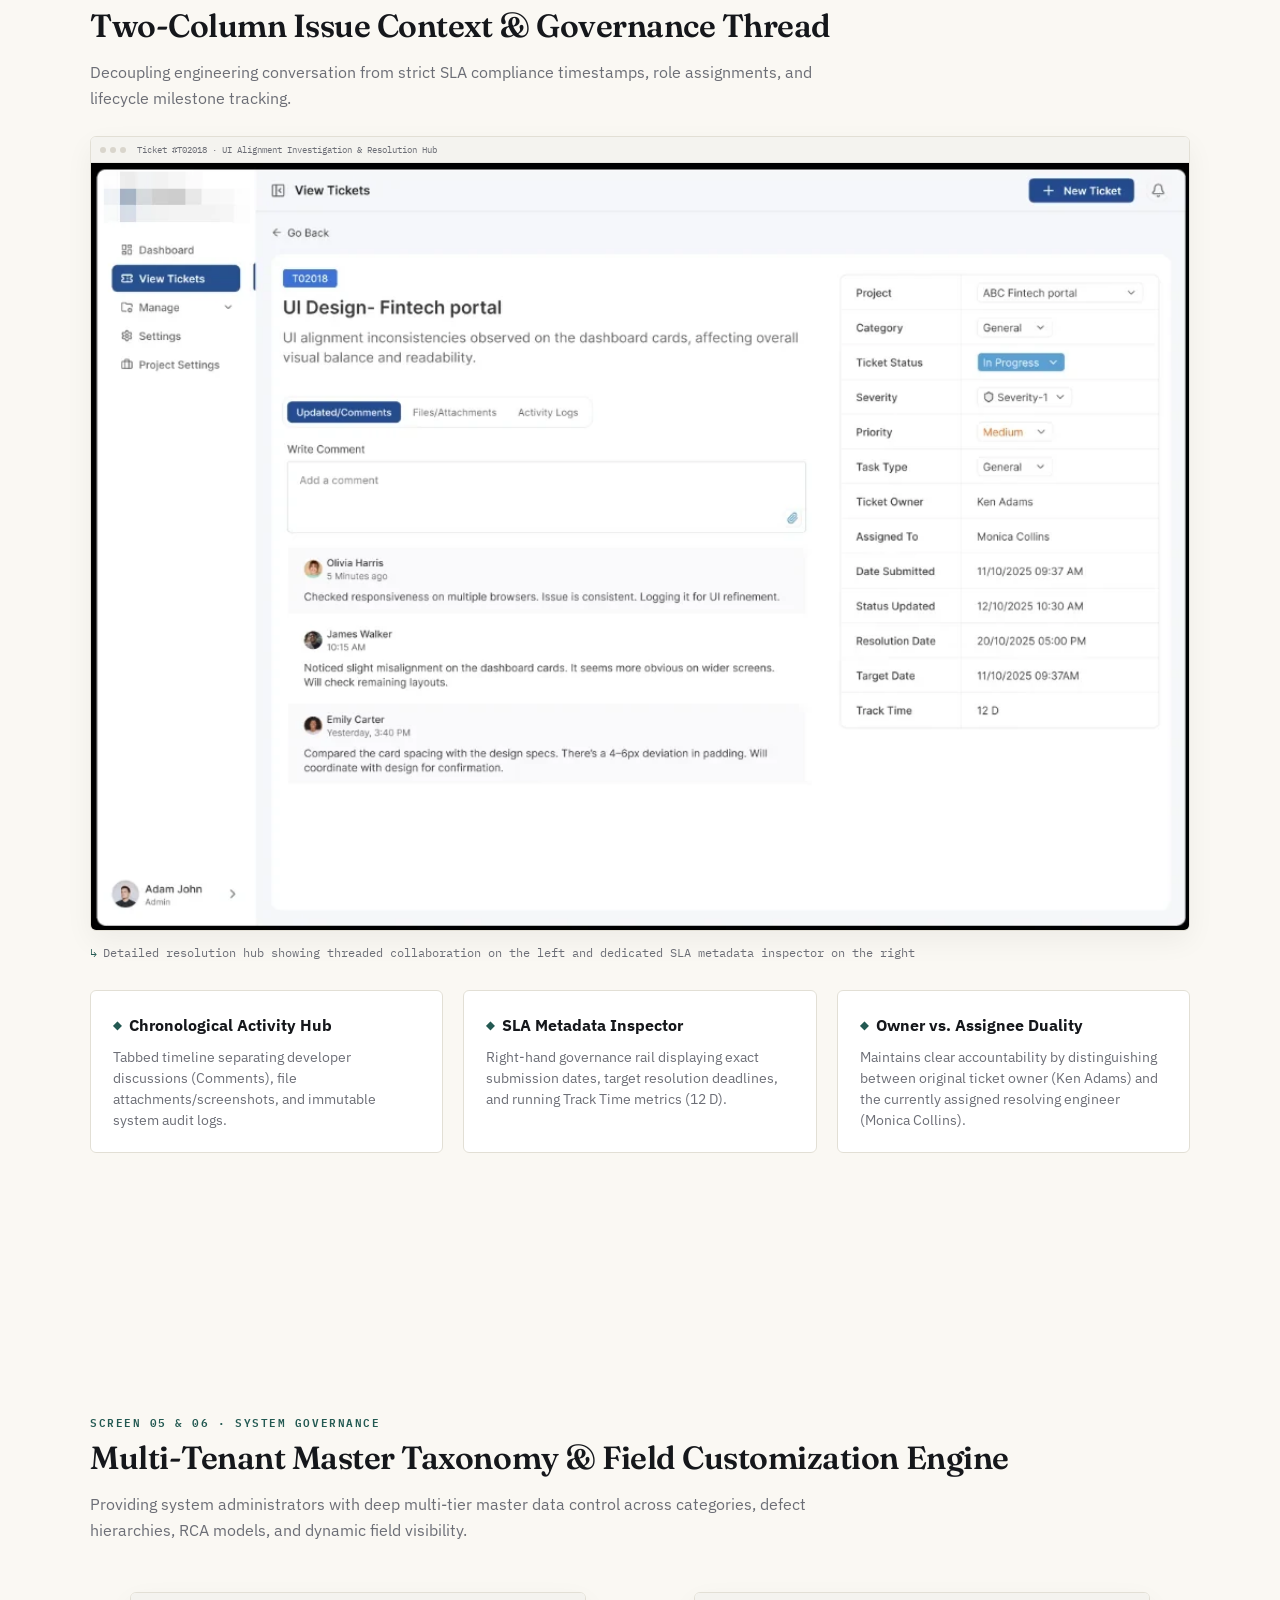
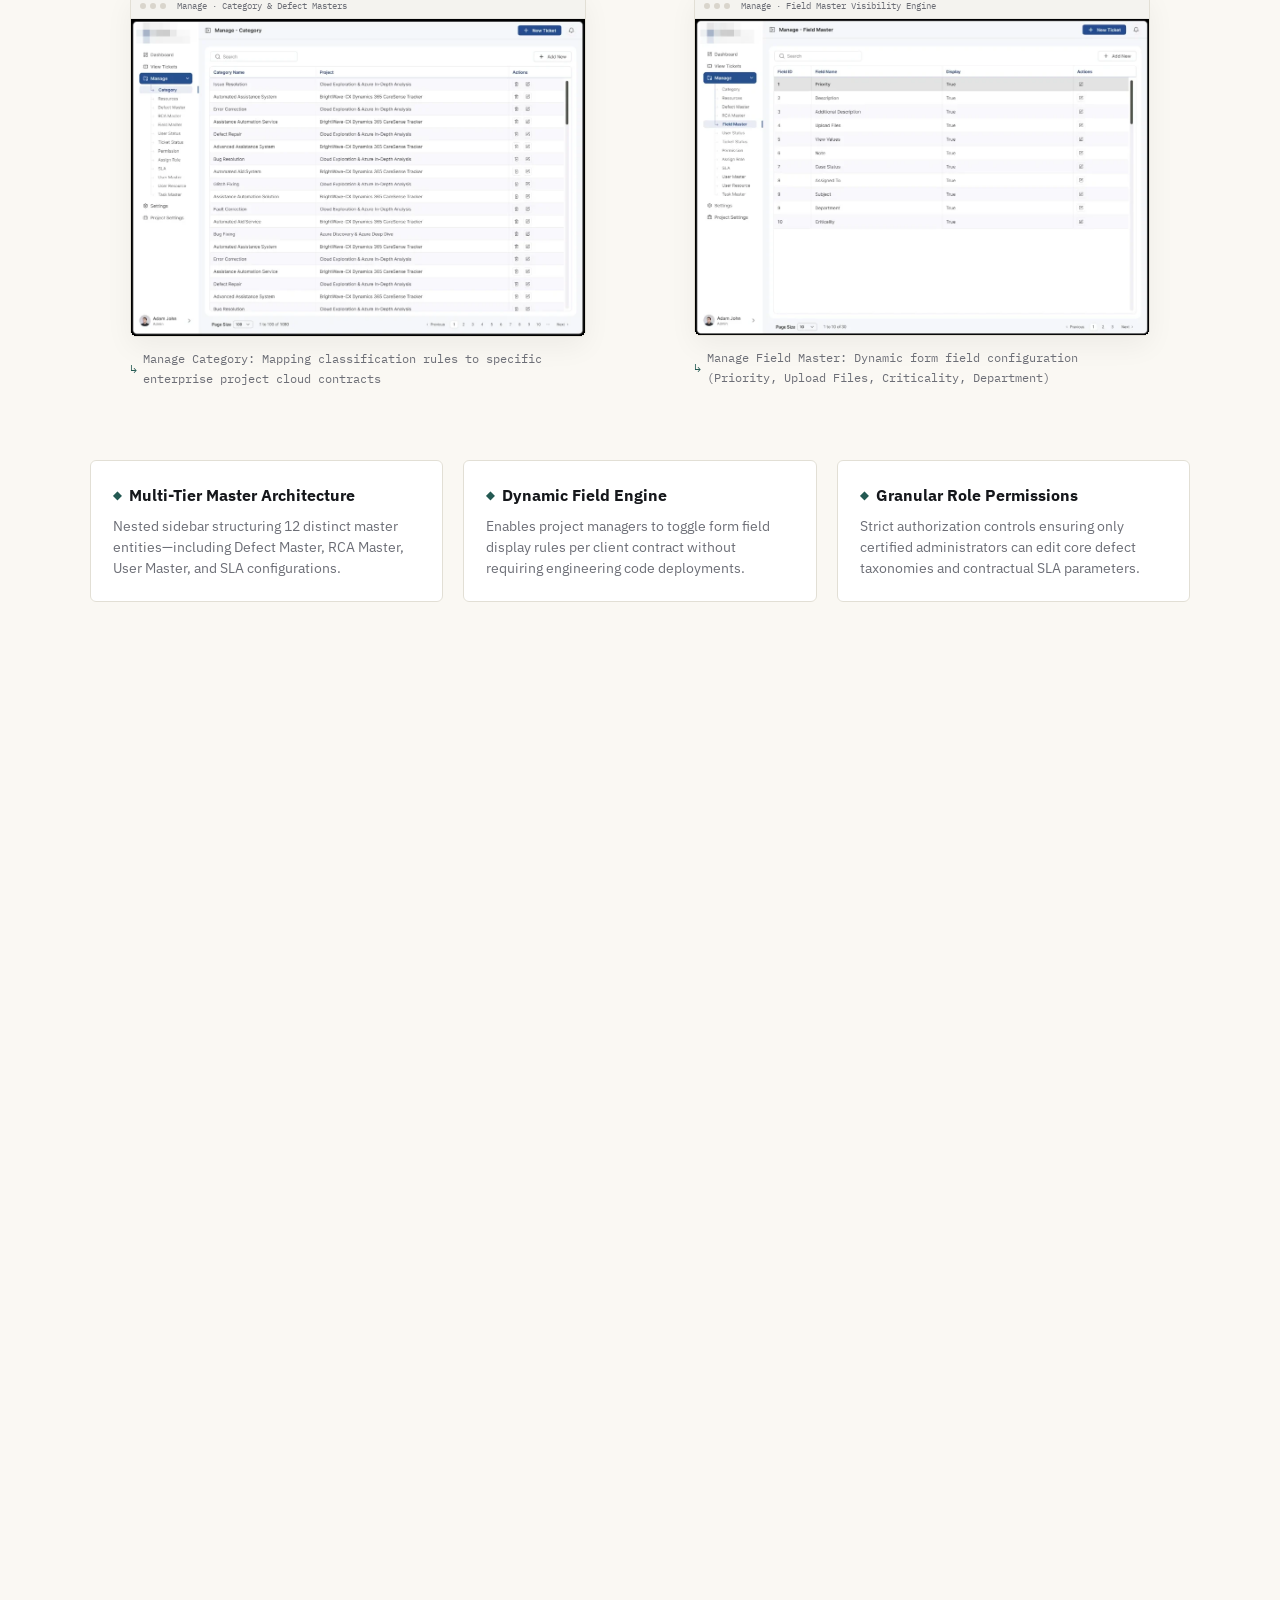
<file: itrack.html>
<!DOCTYPE html>
<html lang="en">
<head>
<meta charset="UTF-8">
<meta name="viewport" content="width=device-width, initial-scale=1.0">
<title>iTrack Enterprise Issue Resolution & SLA Governance — Subith M</title>
<meta name="description" content="Designing an intelligent issue resolution &amp; multi-tenant SLA governance system — a case study by Subith M, Senior UX / Product Designer.">
<meta property="og:type" content="website">
<meta property="og:title" content="iTrack Enterprise Issue Resolution & SLA Governance — Subith M">
<meta property="og:description" content="Designing an intelligent issue resolution &amp; multi-tenant SLA governance system — a case study by Subith M, Senior UX / Product Designer.">
<meta property="og:url" content="https://subithprabhakar.github.io/subith-portfolio/itrack.html">
<meta property="og:image" content="https://subithprabhakar.github.io/subith-portfolio/images/social-card.jpg">
<meta name="twitter:card" content="summary_large_image">
<link rel="stylesheet" href="style.css">
<script src="theme.js"></script>
<style>
  /* Specialized Smooth-Scroll & Distinct Layout Styles for iTrack Case Study */
  /* Sticky Sub-Nav Jump Bar */
  .itrack-sticky-nav {
    position: sticky;
    top: 0;
    z-index: 100;
    background: rgba(250, 248, 243, 0.92);
    backdrop-filter: blur(12px);
    -webkit-backdrop-filter: blur(12px);
    border-bottom: 1px solid var(--line);
    margin: 32px 0 48px;
    padding: 12px 0;
    transition: background 0.3s ease, border-color 0.3s ease;
  }
  [data-theme="dark"] .itrack-sticky-nav {
    background: rgba(14, 17, 23, 0.92);
    border-bottom-color: #222836;
  }

  .itrack-nav-pills {
    display: flex;
    gap: 8px;
    overflow-x: auto;
    scrollbar-width: none;
  }
  .itrack-nav-pills::-webkit-scrollbar {
    display: none;
  }

  .itrack-nav-pill {
    padding: 6px 14px;
    border-radius: 20px;
    background: transparent;
    border: 1px solid transparent;
    font-family: 'IBM Plex Mono', monospace;
    font-size: 11.5px;
    color: var(--muted);
    text-decoration: none;
    white-space: nowrap;
    transition: all 0.2s ease;
  }
  .itrack-nav-pill:hover,
  .itrack-nav-pill.active {
    background: var(--card-bg);
    border-color: var(--card-border);
    color: var(--ink);
  }
  [data-theme="dark"] .itrack-nav-pill:hover,
  [data-theme="dark"] .itrack-nav-pill.active {
    background: #181D28;
    border-color: #2A3344;
    color: #3DD9A5;
  }

  /* Section Title Block */
  .cs-section-header {
    margin: 64px 0 24px;
  }
  .cs-section-tag {
    font-family: 'IBM Plex Mono', monospace;
    font-size: 11px;
    font-weight: 600;
    letter-spacing: 0.14em;
    color: var(--teal-accent);
    text-transform: uppercase;
    margin-bottom: 8px;
    display: inline-block;
  }
  .cs-section-heading {
    font-family: 'Fraunces', serif;
    font-size: 32px;
    font-weight: 600;
    line-height: 1.2;
    color: var(--ink);
    margin: 0 0 14px 0;
  }
  .cs-section-lead {
    font-size: 16px;
    color: var(--muted);
    line-height: 1.65;
    max-width: 740px;
    margin: 0;
  }

  /* Highlight Feature Grid */
  .feature-breakdown-grid {
    display: grid;
    grid-template-columns: repeat(3, 1fr);
    gap: 20px;
    margin: 28px 0 48px;
  }
  @media (max-width: 860px) {
    .feature-breakdown-grid {
      grid-template-columns: 1fr;
    }
  }

  .fb-card {
    background: #FFFFFF;
    border: 1px solid var(--line);
    border-radius: var(--radius-md);
    padding: 22px;
    transition: transform 0.3s ease, border-color 0.3s ease, box-shadow 0.3s ease;
  }
  [data-theme="dark"] .fb-card {
    background: #141822;
    border-color: #242B3A;
  }
  .fb-card:hover {
    transform: translateY(-3px);
    border-color: #C2CAD6;
    box-shadow: 0 14px 32px rgba(21, 23, 27, 0.06);
  }
  [data-theme="dark"] .fb-card:hover {
    border-color: #384358;
    box-shadow: 0 16px 36px rgba(0, 0, 0, 0.4);
  }

  .fb-title {
    font-family: 'IBM Plex Sans', sans-serif;
    font-size: 16px;
    font-weight: 700;
    color: var(--ink);
    margin: 0 0 8px 0;
    display: flex;
    align-items: center;
    gap: 8px;
  }
  .fb-title::before {
    content: '◆';
    color: var(--teal-accent);
    font-size: 11px;
  }

  .fb-desc {
    font-size: 13.5px;
    color: var(--muted);
    line-height: 1.55;
    margin: 0;
  }

  /* Two-Screen Master Data Layout */
  .master-data-dual-grid {
    display: grid;
    grid-template-columns: 1fr 1fr;
    gap: 28px;
    margin: 32px 0 56px;
  }
  @media (max-width: 860px) {
    .master-data-dual-grid {
      grid-template-columns: 1fr;
    }
  }

  .master-data-card {
    display: flex;
    flex-direction: column;
  }
  .master-data-card figcaption {
    font-family: 'IBM Plex Mono', monospace;
    font-size: 12px;
    color: var(--muted);
    margin-top: 12px;
    display: flex;
    align-items: center;
    gap: 6px;
  }
  .master-data-card figcaption::before {
    content: '↳';
    color: var(--teal-accent);
  }
</style>
<link rel="icon" href="favicon.svg" type="image/svg+xml">
<link rel="icon" href="favicon.png" sizes="192x192" type="image/png">
<link rel="apple-touch-icon" href="apple-touch-icon.png">
<meta name="theme-color" content="#FAF8F3">
</head>
<body>

<!-- Interactive Top Reading Progress Bar -->
<div id="progress-bar"></div>

<div class="wrap">
  <nav class="nav animate-fade-up">
    <a href="index.html" class="name">Subith M</a>
    <div class="nav-right">
      <button id="theme-toggle" class="theme-toggle-btn" aria-label="Toggle dark mode" title="Toggle dark mode">
        <svg class="sun-icon" viewBox="0 0 24 24" width="15" height="15" fill="none" stroke="currentColor" stroke-width="2"><circle cx="12" cy="12" r="5"/><path d="M12 1v2M12 21v2M4.22 4.22l1.42 1.42M18.36 18.36l1.42 1.42M1 12h2M21 12h2M4.22 19.78l1.42-1.42M18.36 5.64l1.42-1.42"/></svg>
        <svg class="moon-icon" viewBox="0 0 24 24" width="15" height="15" fill="none" stroke="currentColor" stroke-width="2"><path d="M21 12.79A9 9 0 1 1 11.21 3 7 7 0 0 0 21 12.79z"/></svg>
      </button>
      <button id="mobile-menu-btn" class="mobile-menu-btn" aria-label="Toggle navigation menu" aria-expanded="false">
        <span class="hamburger-line"></span>
        <span class="hamburger-line"></span>
        <span class="hamburger-line"></span>
      </button>
      <div class="links" id="nav-links">
        <div class="nav-accordion">
          <a href="index.html#work" class="desktop-work-link">Work</a>
          <button type="button" class="accordion-toggle-btn" aria-expanded="false">
            <span>Work</span>
            <svg class="chevron-icon" viewBox="0 0 24 24" width="18" height="18" fill="none" stroke="currentColor" stroke-width="2.2" stroke-linecap="round" stroke-linejoin="round"><polyline points="6 9 12 15 18 9"></polyline></svg>
          </button>
          <div class="nav-accordion-content">
            <a href="energy-etrm.html" class="sublink-item">
              <span class="sublink-title">Energy Utility ETRM</span>
              <span class="sublink-badge">Energy Trading &amp; Risk</span>
            </a>
            <a href="healthcare-outreach.html" class="sublink-item">
              <span class="sublink-title">Senior Care Services</span>
              <span class="sublink-badge">GovTech · Elder Care</span>
            </a>
            <a href="government-operations.html" class="sublink-item">
              <span class="sublink-title">Government Institution</span>
              <span class="sublink-badge">GovTech · Operations Governance</span>
            </a>
            <a href="itrack.html" class="sublink-item">
              <span class="sublink-title">iTrack</span>
              <span class="sublink-badge">Enterprise SaaS · SLA Governance</span>
            </a>
            <a href="seaverse.html" class="sublink-item">
              <span class="sublink-title">Seaverse</span>
              <span class="sublink-badge">EdTech · Maritime LMS</span>
            </a>
            <a href="sun-mobility.html" class="sublink-item">
              <span class="sublink-title">SUN Mobility</span>
              <span class="sublink-badge">EV Battery Swapping</span>
            </a>
            <a href="index.html#work" class="sublink-item sublink-all">
              <span class="sublink-title">View All Works →</span>
            </a>
          </div>
        </div>
        <a href="index.html#about" class="nav-link-item">About</a>
        <a href="Subith_M_Resume.pdf" target="_blank" rel="noopener noreferrer" class="nav-link-item">Resume</a>
        <a href="index.html#contact" class="nav-link-item">Contact</a>
      </div>
    </div>
  </nav>

  <!-- Sticky Back to Work Subnav -->
  <div class="case-subnav animate-fade-up">
    <a href="index.html" class="back-link">
      <svg viewBox="0 0 24 24" width="14" height="14" fill="none" stroke="currentColor" stroke-width="2.2" stroke-linecap="round" stroke-linejoin="round"><line x1="19" y1="12" x2="5" y2="12"></line><polyline points="12 19 5 12 12 5"></polyline></svg>
      <span>Back to work</span>
    </a>
  </div>

  <!-- Case Study Header -->
  <section class="cs-hero animate-fade-up delay-1">
    <div class="meta cs-meta">
      <span>Enterprise SaaS &amp; Workflow Ops</span>
      <span class="dot">·</span>
      <span>iTrack</span>
      <span class="dot">·</span>
      <span>2025</span>
      <span class="dot">·</span>
      <span>Lead Product Designer</span>
    </div>
    <h1>Designing an intelligent issue resolution &amp; multi-tenant SLA governance system</h1>
  </section>

  <!-- Multi-Screen Hero Showcase (Dashboard is the first prominent screen) -->
  <div class="cs-hero-showcase animate-fade-up delay-2">
    <div class="showcase-stage">
      <!-- Base Layer Screen: Executive Resolution & SLA Telemetry Dashboard -->
      <div class="showcase-screen-base">
        <div class="browser-header">
          <div class="browser-dots">
            <span class="browser-dot"></span>
            <span class="browser-dot"></span>
            <span class="browser-dot"></span>
          </div>
          <span class="browser-title-mini">iTrack · Executive Resolution &amp; SLA Telemetry Dashboard</span>
        </div>
        <div class="browser-content">
          <img src="images/itrack-dashboard.webp" alt="iTrack Executive Resolution &amp; SLA Dashboard showing SLA breach bars and severity distribution">
        </div>
      </div>

      <!-- Floating Foreground Screen: AI Triage & Similar Cases Modal -->
      <div class="showcase-screen-float">
        <div class="browser-header" style="background: #EAE6DC;">
          <div class="browser-dots">
            <span class="browser-dot" style="background:#C4BFB2;"></span>
            <span class="browser-dot" style="background:#C4BFB2;"></span>
            <span class="browser-dot" style="background:#C4BFB2;"></span>
          </div>
          <span class="browser-title-mini" style="color: #1C2B45; font-weight: 500;">AI Triage · Similar Cases (50.7% Match)</span>
        </div>
        <div class="browser-content">
          <img src="images/itrack-modal-create.webp" alt="iTrack AI-Assisted Issue Ingestion with Similar Cases Recommendation" loading="lazy" decoding="async">
        </div>
      </div>

      <!-- Live Production Status Pill -->
      <div class="showcase-screen-pill">
        <span class="live-dot"></span>
        <span>REAL-TIME SLA TELEMETRY · LIVE DEPLOYMENT</span>
      </div>
    </div>
  </div>
</div>

<div class="wrap">
  <!-- Sticky Section Jump Bar for Seamless Scroll Exploration -->
  <div class="itrack-sticky-nav">
    <div class="itrack-nav-pills">
      <a href="#context" class="itrack-nav-pill">00 · Context</a>
      <a href="#dashboard" class="itrack-nav-pill">01 · SLA Dashboard</a>
      <a href="#triage" class="itrack-nav-pill">02 · AI Triage Modal</a>
      <a href="#resolution-grid" class="itrack-nav-pill">03 · Operations Grid</a>
      <a href="#ticket-thread" class="itrack-nav-pill">04 · Resolution Thread</a>
      <a href="#master-taxonomy" class="itrack-nav-pill">05 · Master Taxonomy</a>
      <a href="#outcomes" class="itrack-nav-pill">06 · Impact</a>
    </div>
  </div>

  <!-- Context & Challenge Section -->
  <section id="context" class="prose tight reveal" style="padding-top:0;">
    <h2>Context</h2>
    <p style="margin-top:14px;">Enterprise software organizations handling multiple customer cloud contracts frequently struggle with fragmented issue resolution. Engineers waste hours sifting through duplicate tickets, support leads struggle to prioritize critical blockers, and executive leadership lacks real-time visibility into contract-bound SLA compliance.</p>
    <p>iTrack was designed as an end-to-end enterprise issue resolution platform spanning <strong>predictive AI triage</strong> at the point of ingestion, <strong>high-density resolution grids</strong> for cross-functional engineering teams, and <strong>real-time SLA telemetry</strong> for operations leadership.</p>
  </section>

  <!-- Problem Section -->
  <section class="prose tight reveal">
    <h2>The Challenge</h2>
    <p style="margin-top:14px;">Legacy ticketing systems forced engineers through 50-field static forms, leading to rushed submissions, misclassified severities, and rampant duplicate filings. When an issue breached an SLA threshold, managers only found out after customer escalation.</p>
  </section>

  <!-- Pull Quote -->
  <section class="tight reveal">
    <div class="pull">
      <p>In high-throughput engineering workflows, every duplicate ticket wastes 2.5 hours of triage time. iTrack turns triage from a reactive chore into an intelligent, pre-ingestion recommendation loop.</p>
    </div>
  </section>

  <!-- Section 1: Executive Dashboard & SLA Telemetry (The First Screen Breakdown) -->
  <section id="dashboard" class="reveal">
    <div class="cs-section-header">
      <span class="cs-section-tag">SCREEN 01 · EXECUTIVE COMMAND</span>
      <h2 class="cs-section-heading">Executive Resolution &amp; Real-Time SLA Dashboard</h2>
      <p class="cs-section-lead">Providing engineering leadership and operational directors with instantaneous visibility across active backlogs, contract SLA risks, and discipline distributions.</p>
    </div>

    <!-- Screen Frame -->
    <div class="screen-frame-browser">
      <div class="browser-header">
        <div class="browser-dots">
          <span class="browser-dot"></span>
          <span class="browser-dot"></span>
          <span class="browser-dot"></span>
        </div>
        <span class="browser-title-mini">iTrack · Executive Resolution &amp; SLA Telemetry Dashboard</span>
      </div>
      <img src="images/itrack-dashboard.webp" alt="iTrack Executive Resolution Dashboard showing SLA status bars and severity donut" loading="lazy" decoding="async">
    </div>
    <div class="screen-caption">Executive Dashboard with SLA status metrics, severity distribution donut (Total 352), and category volume trends</div>

    <!-- Feature Breakdown Cards -->
    <div class="feature-breakdown-grid">
      <div class="fb-card">
        <div class="fb-title">Actionable KPI Row</div>
        <p class="fb-desc">Scannable metric tiles tracking Overdue (355), Due Today (12), Open Tickets (352), and Unassigned items with day-over-day velocity indicators.</p>
      </div>

      <div class="fb-card">
        <div class="fb-title">SLA Status Distribution</div>
        <p class="fb-desc">Color-coded bar chart telemetry contrasting Active SLAs vs. Breached SLAs (355) vs. Resolved Breached (20) to pinpoint systemic bottleneck phases.</p>
      </div>

      <div class="fb-card">
        <div class="fb-title">Severity Donut Breakdown</div>
        <p class="fb-desc">Multi-slice severity ratio separating Severity-1 (234 critical), Severity-2 (40 medium), and Severity-3 (78 standard) for immediate capacity allocation.</p>
      </div>
    </div>
  </section>

  <!-- Section 2: AI-Powered Smart Ingestion & Triage Modal -->
  <section id="triage" class="reveal">
    <div class="cs-section-header">
      <span class="cs-section-tag">SCREEN 02 · INTELLIGENT INGESTION</span>
      <h2 class="cs-section-heading">AI-Assisted Issue Ingestion &amp; Similar Cases Matcher</h2>
      <p class="cs-section-lead">Stopping duplicate tickets at the point of creation through real-time ML similarity scanning, automated root cause prediction, and 1-click field autofill.</p>
    </div>

    <!-- Modal Aside Composition -->
    <div class="modal-aside-composition">
      <div class="modal-back-screen">
        <div class="browser-header">
          <div class="browser-dots">
            <span class="browser-dot"></span>
            <span class="browser-dot"></span>
            <span class="browser-dot"></span>
          </div>
          <span class="browser-title-mini">Create Ticket Modal · Split Intelligent Recommendation Viewport</span>
        </div>
        <img src="images/itrack-modal-create.webp" alt="iTrack AI-Assisted Issue Ingestion and Similar Cases Modal" loading="lazy" decoding="async">
      </div>
    </div>
    <div class="screen-caption">Create New Ticket modal with real-time ML Similar Cases recommendation pane (50.7% match on Case #T02018)</div>

    <!-- UX Decisions for Ingestion -->
    <div class="feature-breakdown-grid">
      <div class="fb-card">
        <div class="fb-title">Pre-Submission Deduplication</div>
        <p class="fb-desc">As the submitter types the title and description, the right-hand recommendation engine surfaces existing open or resolved bugs with matching percentage scores.</p>
      </div>

      <div class="fb-card">
        <div class="fb-title">1-Click Field Autofill</div>
        <p class="fb-desc">"Apply Fields" extracts validated component metadata, defect phase, and severity classifications directly into the form, accelerating entry.</p>
      </div>

      <div class="fb-card">
        <div class="fb-title">Root Cause Linking</div>
        <p class="fb-desc">Enables submitters to link their issue to existing parent incidents with one click, preserving single-source-of-truth investigation threads.</p>
      </div>
    </div>
  </section>

  <!-- Section 3: High-Density Multi-Column Operations Grid -->
  <section id="resolution-grid" class="reveal">
    <div class="cs-section-header">
      <span class="cs-section-tag">SCREEN 03 · OPERATIONS LEDGER</span>
      <h2 class="cs-section-heading">High-Throughput Multi-Column Resolution Grid</h2>
      <p class="cs-section-lead">Engineered for support leads and engineers managing 1,000+ active workstreams with inline state modifiers, multi-project filters, and severity coding.</p>
    </div>

    <div class="screen-frame-browser">
      <div class="browser-header">
        <div class="browser-dots">
          <span class="browser-dot"></span>
          <span class="browser-dot"></span>
          <span class="browser-dot"></span>
        </div>
        <span class="browser-title-mini">View Tickets · High-Density Operations Grid (100 Rows / Page)</span>
      </div>
      <img src="images/itrack-view-tickets.webp" alt="iTrack Multi-Column Ticket Management Data Grid" loading="lazy" decoding="async">
    </div>
    <div class="screen-caption">100-row paginated data grid with inline status dropdowns, multi-tenant project selectors, and severity shield indicators</div>

    <div class="feature-breakdown-grid">
      <div class="fb-card">
        <div class="fb-title">Inline State Modifiers</div>
        <p class="fb-desc">Status chips double as interactive dropdowns—allowing engineers to transition issues (In Progress, Resolved, Reopened) without leaving the list view.</p>
      </div>

      <div class="fb-card">
        <div class="fb-title">Visual Severity Coding</div>
        <p class="fb-desc">Red shield icons designate Severity-1 blockers requiring immediate attention, while amber and neutral shields distinguish medium and low priorities.</p>
      </div>

      <div class="fb-card">
        <div class="fb-title">Multi-Tenant Project Facets</div>
        <p class="fb-desc">Instant filtering across disparate enterprise client portals (ABC Fintech, Alpha Edutech, Smart Learning) with saved multi-dimensional views.</p>
      </div>
    </div>
  </section>

  <!-- Section 4: Deep Issue Context & Resolution Thread -->
  <section id="ticket-thread" class="reveal">
    <div class="cs-section-header">
      <span class="cs-section-tag">SCREEN 04 · RESOLUTION HUB</span>
      <h2 class="cs-section-heading">Two-Column Issue Context &amp; Governance Thread</h2>
      <p class="cs-section-lead">Decoupling engineering conversation from strict SLA compliance timestamps, role assignments, and lifecycle milestone tracking.</p>
    </div>

    <div class="screen-frame-browser">
      <div class="browser-header">
        <div class="browser-dots">
          <span class="browser-dot"></span>
          <span class="browser-dot"></span>
          <span class="browser-dot"></span>
        </div>
        <span class="browser-title-mini">Ticket #T02018 · UI Alignment Investigation &amp; Resolution Hub</span>
      </div>
      <img src="images/itrack-ticket-detail.webp" alt="iTrack Single Ticket Detail View with Activity Thread and Metadata Inspector" loading="lazy" decoding="async">
    </div>
    <div class="screen-caption">Detailed resolution hub showing threaded collaboration on the left and dedicated SLA metadata inspector on the right</div>

    <div class="feature-breakdown-grid">
      <div class="fb-card">
        <div class="fb-title">Chronological Activity Hub</div>
        <p class="fb-desc">Tabbed timeline separating developer discussions (Comments), file attachments/screenshots, and immutable system audit logs.</p>
      </div>

      <div class="fb-card">
        <div class="fb-title">SLA Metadata Inspector</div>
        <p class="fb-desc">Right-hand governance rail displaying exact submission dates, target resolution deadlines, and running Track Time metrics (12 D).</p>
      </div>

      <div class="fb-card">
        <div class="fb-title">Owner vs. Assignee Duality</div>
        <p class="fb-desc">Maintains clear accountability by distinguishing between original ticket owner (Ken Adams) and the currently assigned resolving engineer (Monica Collins).</p>
      </div>
    </div>
  </section>

  <!-- Section 5: Master Taxonomy & Field Governance (Two-Screen Showcase!) -->
  <section id="master-taxonomy" class="reveal">
    <div class="cs-section-header">
      <span class="cs-section-tag">SCREEN 05 &amp; 06 · SYSTEM GOVERNANCE</span>
      <h2 class="cs-section-heading">Multi-Tenant Master Taxonomy &amp; Field Customization Engine</h2>
      <p class="cs-section-lead">Providing system administrators with deep multi-tier master data control across categories, defect hierarchies, RCA models, and dynamic field visibility.</p>
    </div>

    <!-- Dual Screen Grid for Manage Section -->
    <div class="master-data-dual-grid">
      <!-- Screen 5: Manage - Category Master -->
      <figure class="master-data-card">
        <div class="screen-frame-browser">
          <div class="browser-header">
            <div class="browser-dots">
              <span class="browser-dot"></span>
              <span class="browser-dot"></span>
              <span class="browser-dot"></span>
            </div>
            <span class="browser-title-mini">Manage · Category &amp; Defect Masters</span>
          </div>
          <img src="images/itrack-manage-categories.webp" alt="iTrack Manage Category Master Table with Project Bindings" loading="lazy" decoding="async">
        </div>
        <figcaption>Manage Category: Mapping classification rules to specific enterprise project cloud contracts</figcaption>
      </figure>

      <!-- Screen 6: Manage - Field Master -->
      <figure class="master-data-card">
        <div class="screen-frame-browser">
          <div class="browser-header">
            <div class="browser-dots">
              <span class="browser-dot"></span>
              <span class="browser-dot"></span>
              <span class="browser-dot"></span>
            </div>
            <span class="browser-title-mini">Manage · Field Master Visibility Engine</span>
          </div>
          <img src="images/itrack-manage-field-master.webp" alt="iTrack Manage Field Master Table showing dynamic field configuration" loading="lazy" decoding="async">
        </div>
        <figcaption>Manage Field Master: Dynamic form field configuration (Priority, Upload Files, Criticality, Department)</figcaption>
      </figure>
    </div>

    <div class="feature-breakdown-grid">
      <div class="fb-card">
        <div class="fb-title">Multi-Tier Master Architecture</div>
        <p class="fb-desc">Nested sidebar structuring 12 distinct master entities—including Defect Master, RCA Master, User Master, and SLA configurations.</p>
      </div>

      <div class="fb-card">
        <div class="fb-title">Dynamic Field Engine</div>
        <p class="fb-desc">Enables project managers to toggle form field display rules per client contract without requiring engineering code deployments.</p>
      </div>

      <div class="fb-card">
        <div class="fb-title">Granular Role Permissions</div>
        <p class="fb-desc">Strict authorization controls ensuring only certified administrators can edit core defect taxonomies and contractual SLA parameters.</p>
      </div>
    </div>
  </section>

  <!-- Design Principles Section -->
  <section class="cs-principles-section reveal">
    <span class="principles-eyebrow">DESIGN PRINCIPLES</span>
    <h2 class="principles-title">Principles that guided decisions</h2>

    <div class="principles-list">
      <div class="principle-row">
        <div class="principle-num">01</div>
        <div class="principle-body">
          <div class="principle-heading">Triage before creation, not after</div>
          <p class="principle-desc">Surface historical resolutions and duplicate detection in the creation viewport, cutting redundant backlog clutter at the source.</p>
        </div>
      </div>

      <div class="principle-row">
        <div class="principle-num">02</div>
        <div class="principle-body">
          <div class="principle-heading">Data density without cognitive overload</div>
          <p class="principle-desc">Utilize clean typographic hierarchy, micro-status chips, and progressive disclosure drawers to keep 10+ columns scannable in high-volume environments.</p>
        </div>
      </div>

      <div class="principle-row">
        <div class="principle-num">03</div>
        <div class="principle-body">
          <div class="principle-heading">Decouple communication from governance metadata</div>
          <p class="principle-desc">Maintain an uninterrupted conversational timeline for engineers while isolating SLA compliance timestamps, assignees, and target dates in a dedicated side panel.</p>
        </div>
      </div>
    </div>
  </section>

  <!-- Outcomes & Impact -->
  <section id="outcomes" class="prose tight reveal">
    <h2>Outcomes &amp; Impact</h2>
    <div class="outcomes" style="margin-top: 24px;">
      <div class="outcome-item">
        <div class="outcome-num">64%</div>
        <div class="outcome-lbl">Reduction in Duplicate Bug Submissions</div>
      </div>
      <div class="outcome-item">
        <div class="outcome-num">42%</div>
        <div class="outcome-lbl">Faster Mean Time to Initial Triage</div>
      </div>
      <div class="outcome-item">
        <div class="outcome-num">99.4%</div>
        <div class="outcome-lbl">Contract SLA Adherence Rate Visibility</div>
      </div>
    </div>
  </section>

  <footer id="contact" class="reveal">
    <div class="row">
      <div>© 2026 Subith M</div>
      <div style="display:flex;gap:24px;">
        <a href="mailto:text2subith@gmail.com">Email</a>
        <a href="https://www.linkedin.com/in/subith-m-20b82a1b3" target="_blank" rel="noopener noreferrer">LinkedIn</a>
        <a href="Subith_M_Resume.pdf" target="_blank" rel="noopener noreferrer">Resume</a>
      </div>
    </div>
  </footer>
</div>

<script src="cursor.js"></script>
<script>
  // Reading progress bar & scrollspy for sticky jump bar
  document.addEventListener('DOMContentLoaded', () => {
    const navPills = document.querySelectorAll('.itrack-nav-pill');
    const sections = document.querySelectorAll('section[id], div[id]');

    window.addEventListener('scroll', () => {
      const winScroll = document.body.scrollTop || document.documentElement.scrollTop;
      const height = document.documentElement.scrollHeight - document.documentElement.clientHeight;
      const scrolled = (winScroll / height) * 100;
      const progressBar = document.getElementById('progress-bar');
      if (progressBar) {
        progressBar.style.width = scrolled + '%';
      }

      // Scrollspy
      let currentSection = '';
      sections.forEach(section => {
        const sectionTop = section.offsetTop - 120;
        if (winScroll >= sectionTop) {
          currentSection = section.getAttribute('id');
        }
      });

      navPills.forEach(pill => {
        pill.classList.remove('active');
        if (pill.getAttribute('href') === `#${currentSection}`) {
          pill.classList.add('active');
        }
      });
    });

    // Scroll reveal with IntersectionObserver
    const reveals = document.querySelectorAll('.reveal');
    if ('IntersectionObserver' in window) {
      const observer = new IntersectionObserver((entries) => {
        entries.forEach((entry) => {
          if (entry.isIntersecting) {
            entry.target.classList.add('is-visible');
            observer.unobserve(entry.target);
          }
        });
      }, {
        threshold: 0.1,
        rootMargin: '0px 0px -40px 0px'
      });
      reveals.forEach((el) => observer.observe(el));
    } else {
      reveals.forEach((el) => el.classList.add('is-visible'));
    }
  });
</script>
</body>
</html>
</file>
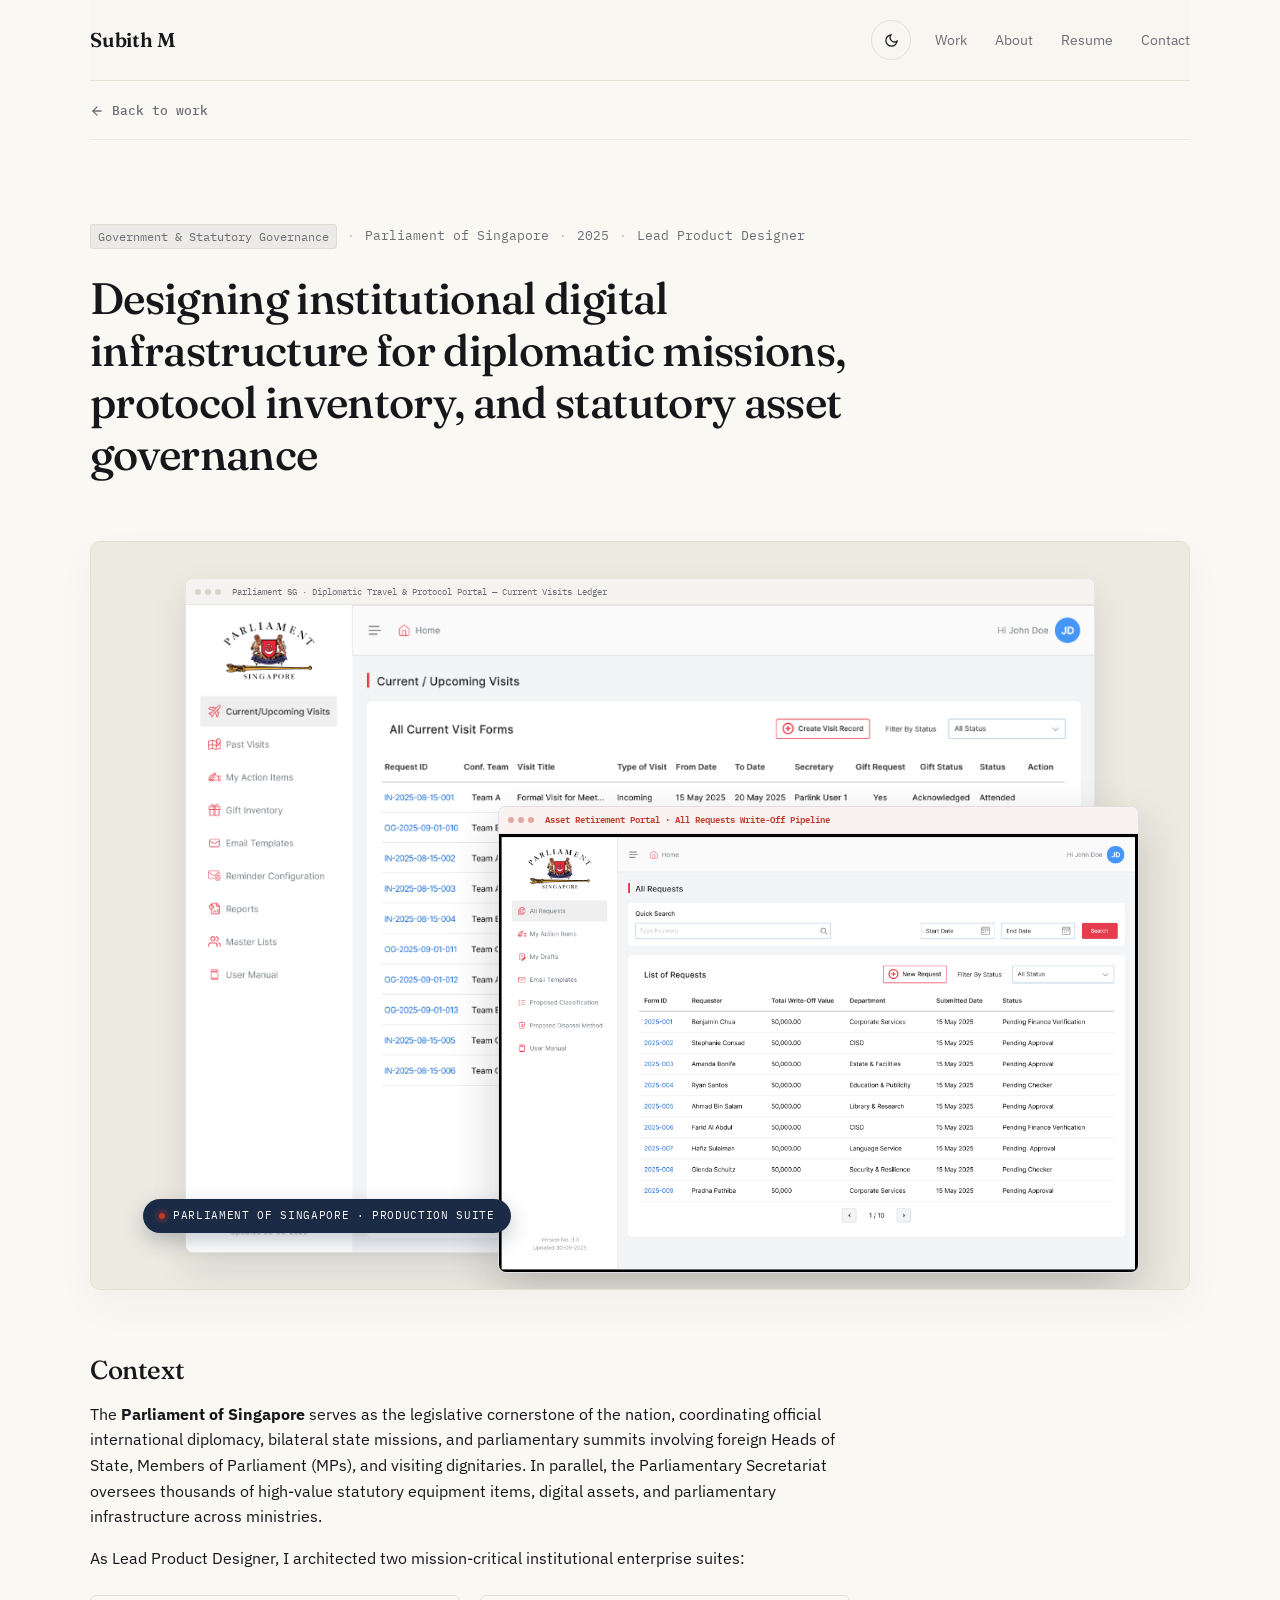
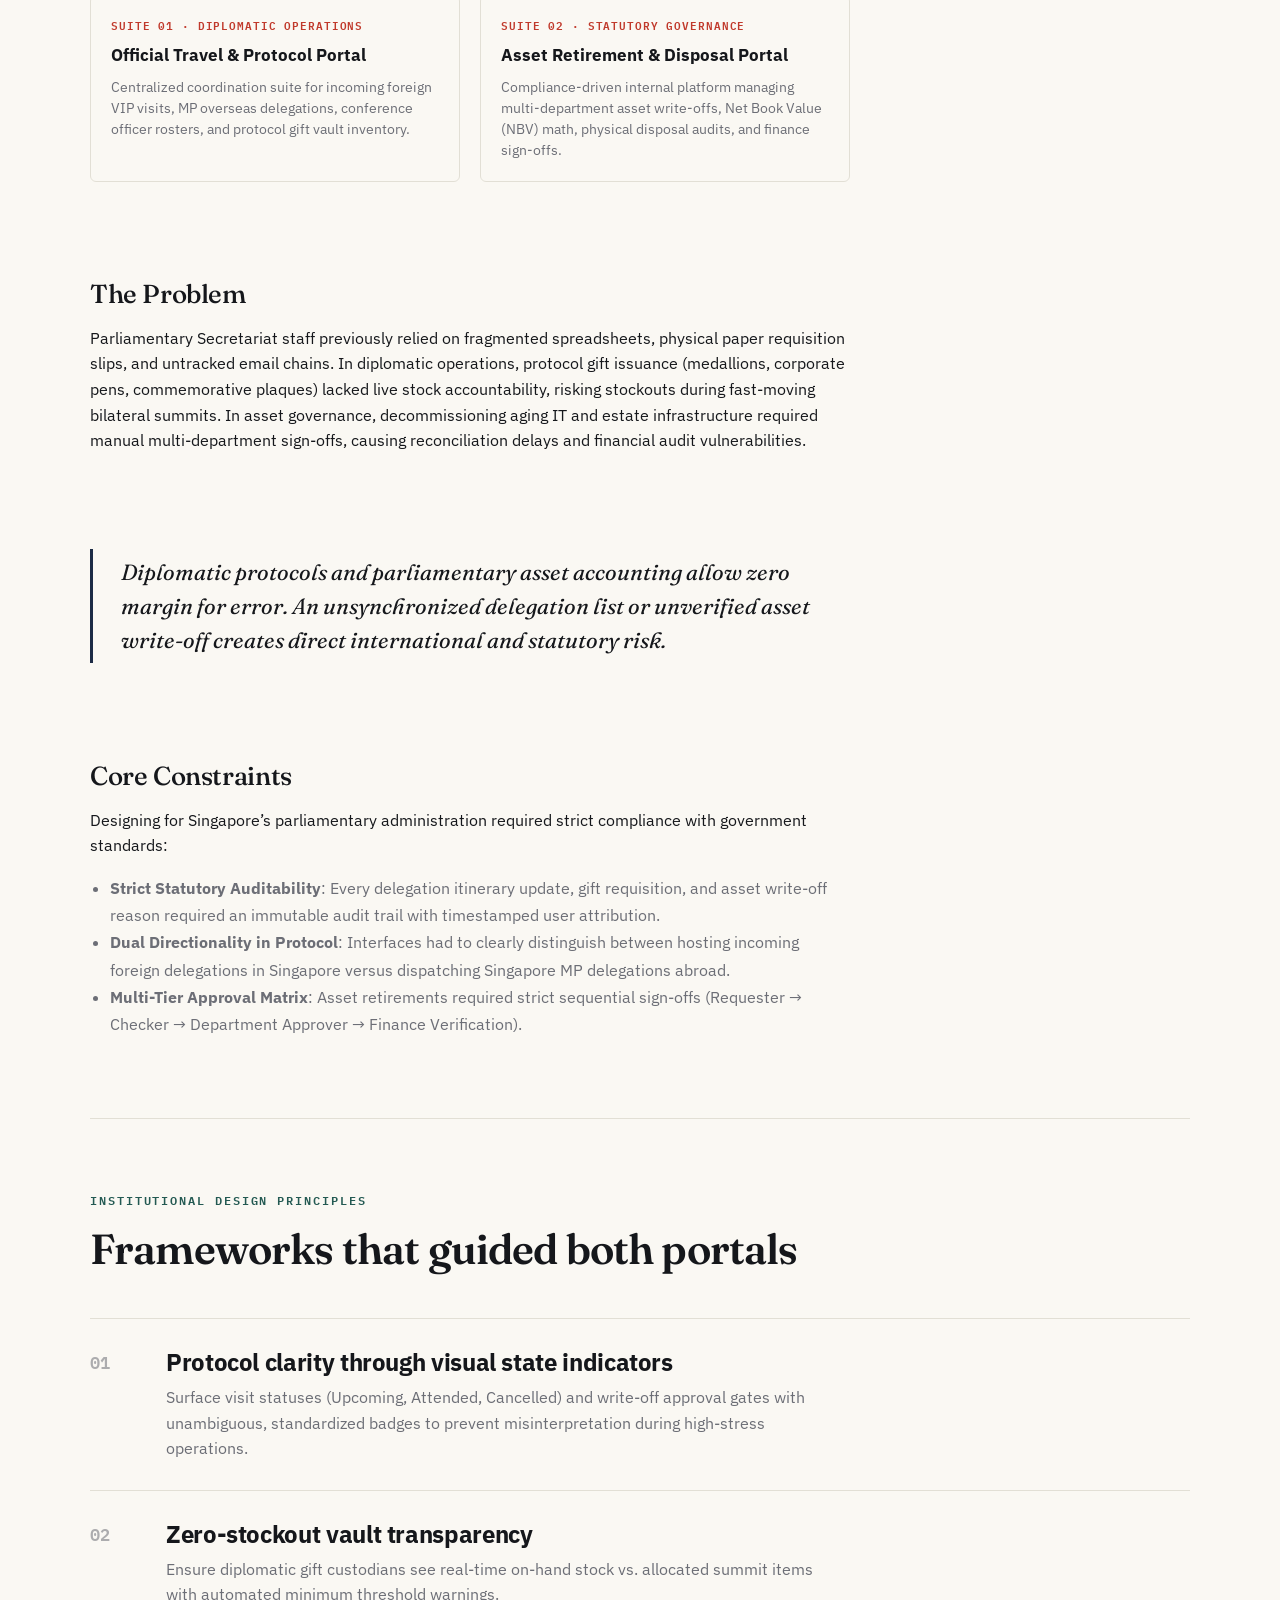
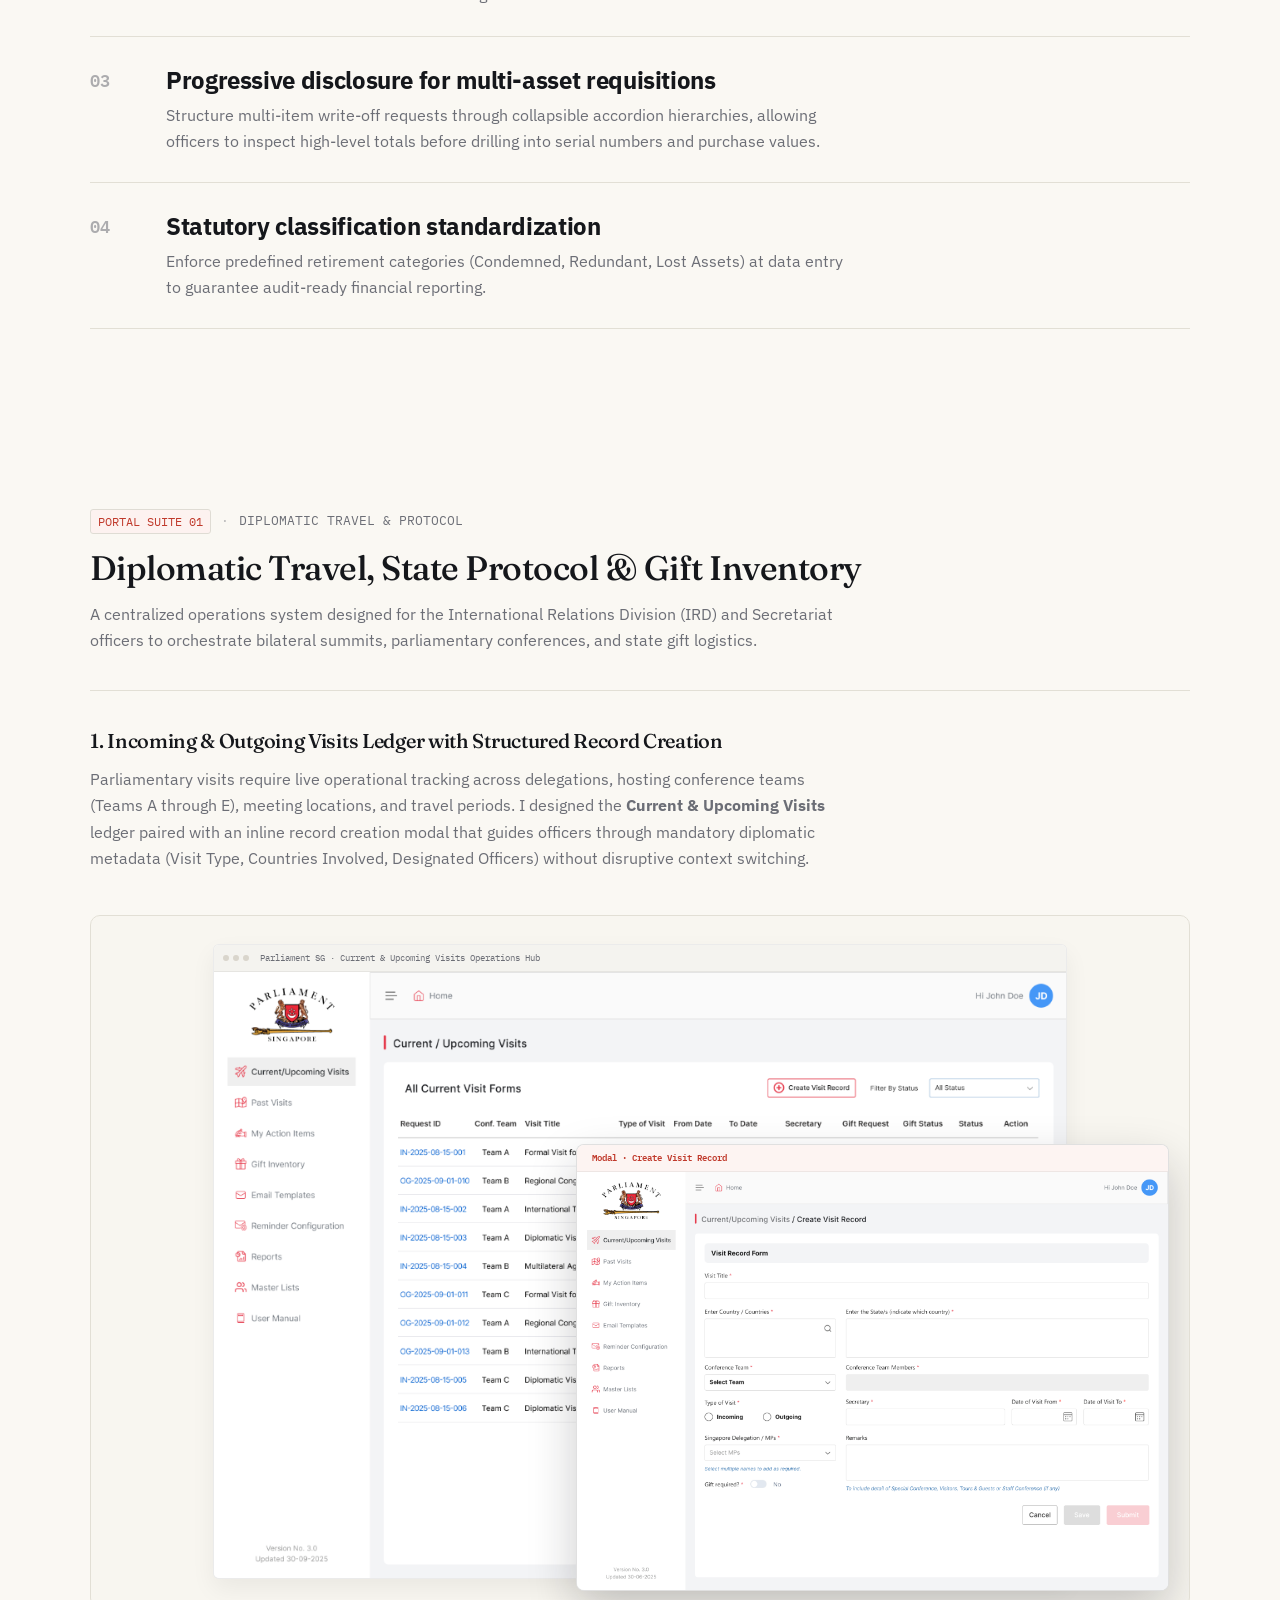
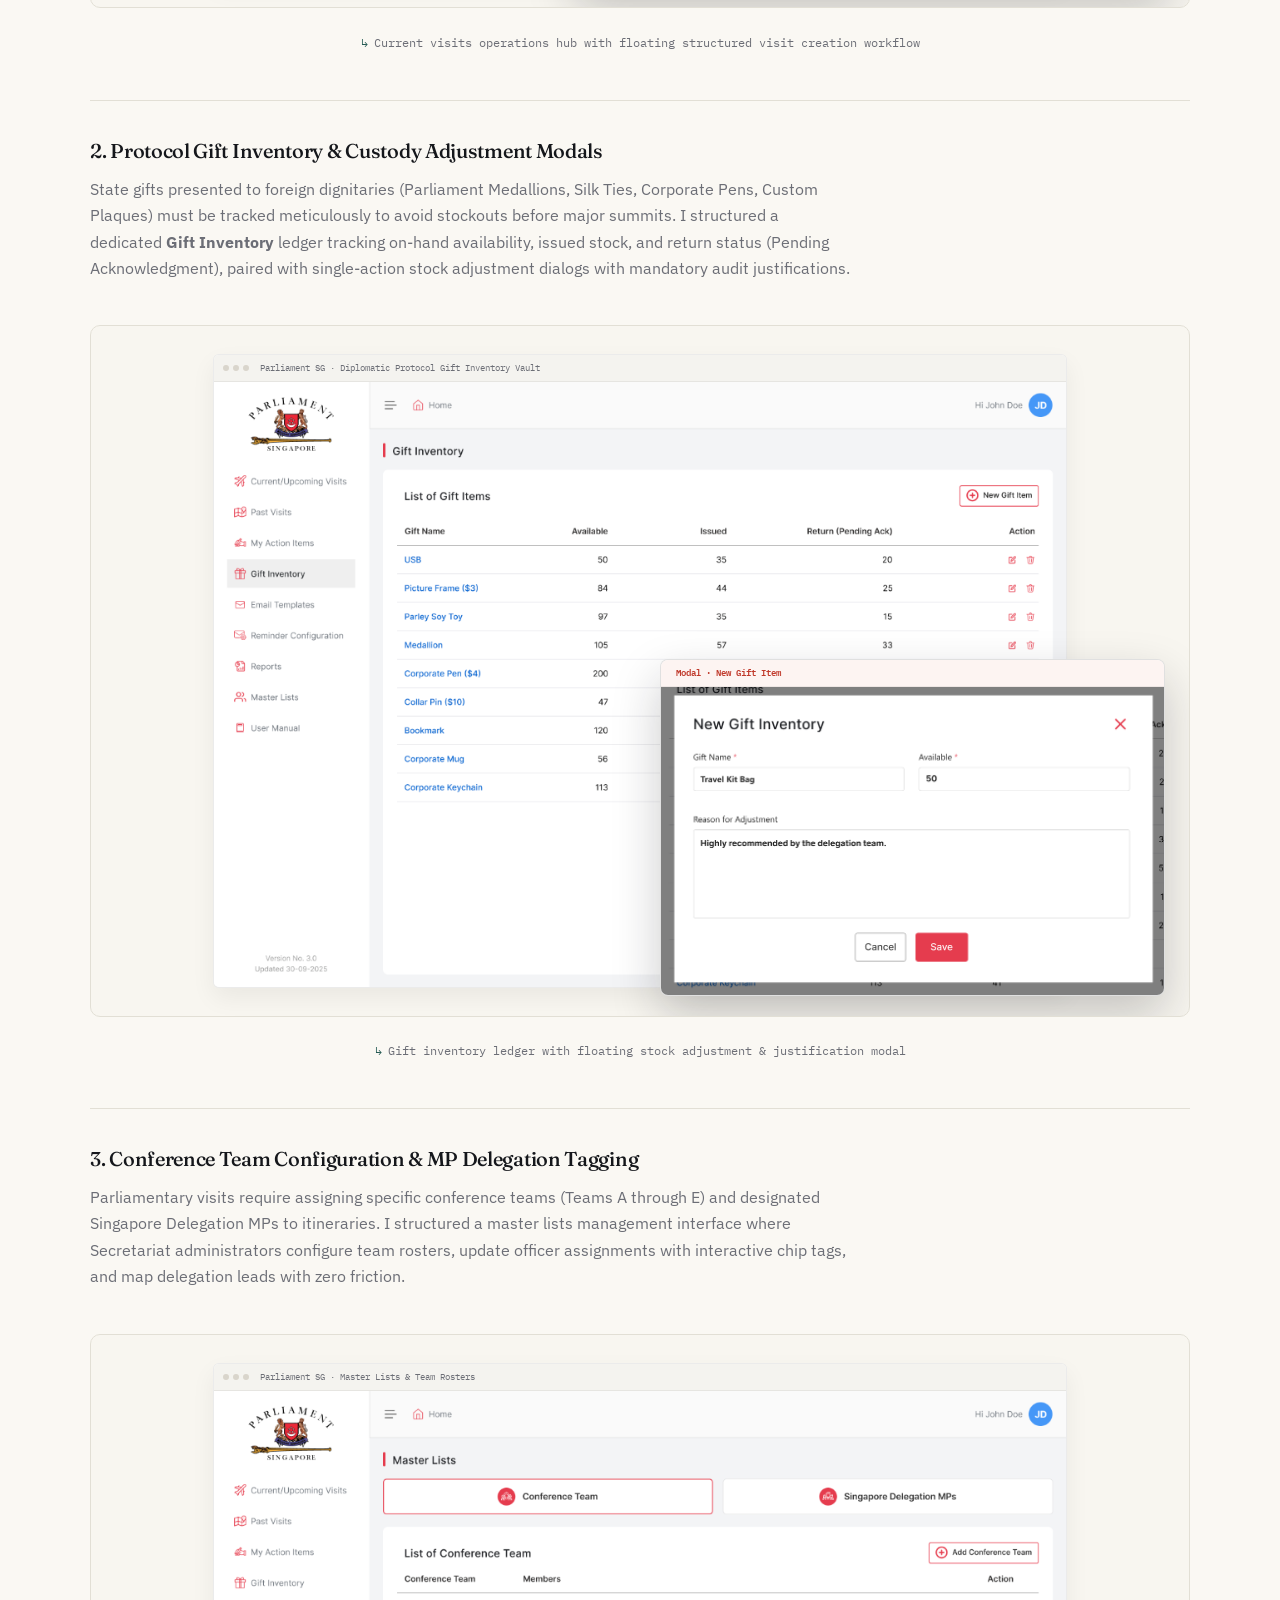
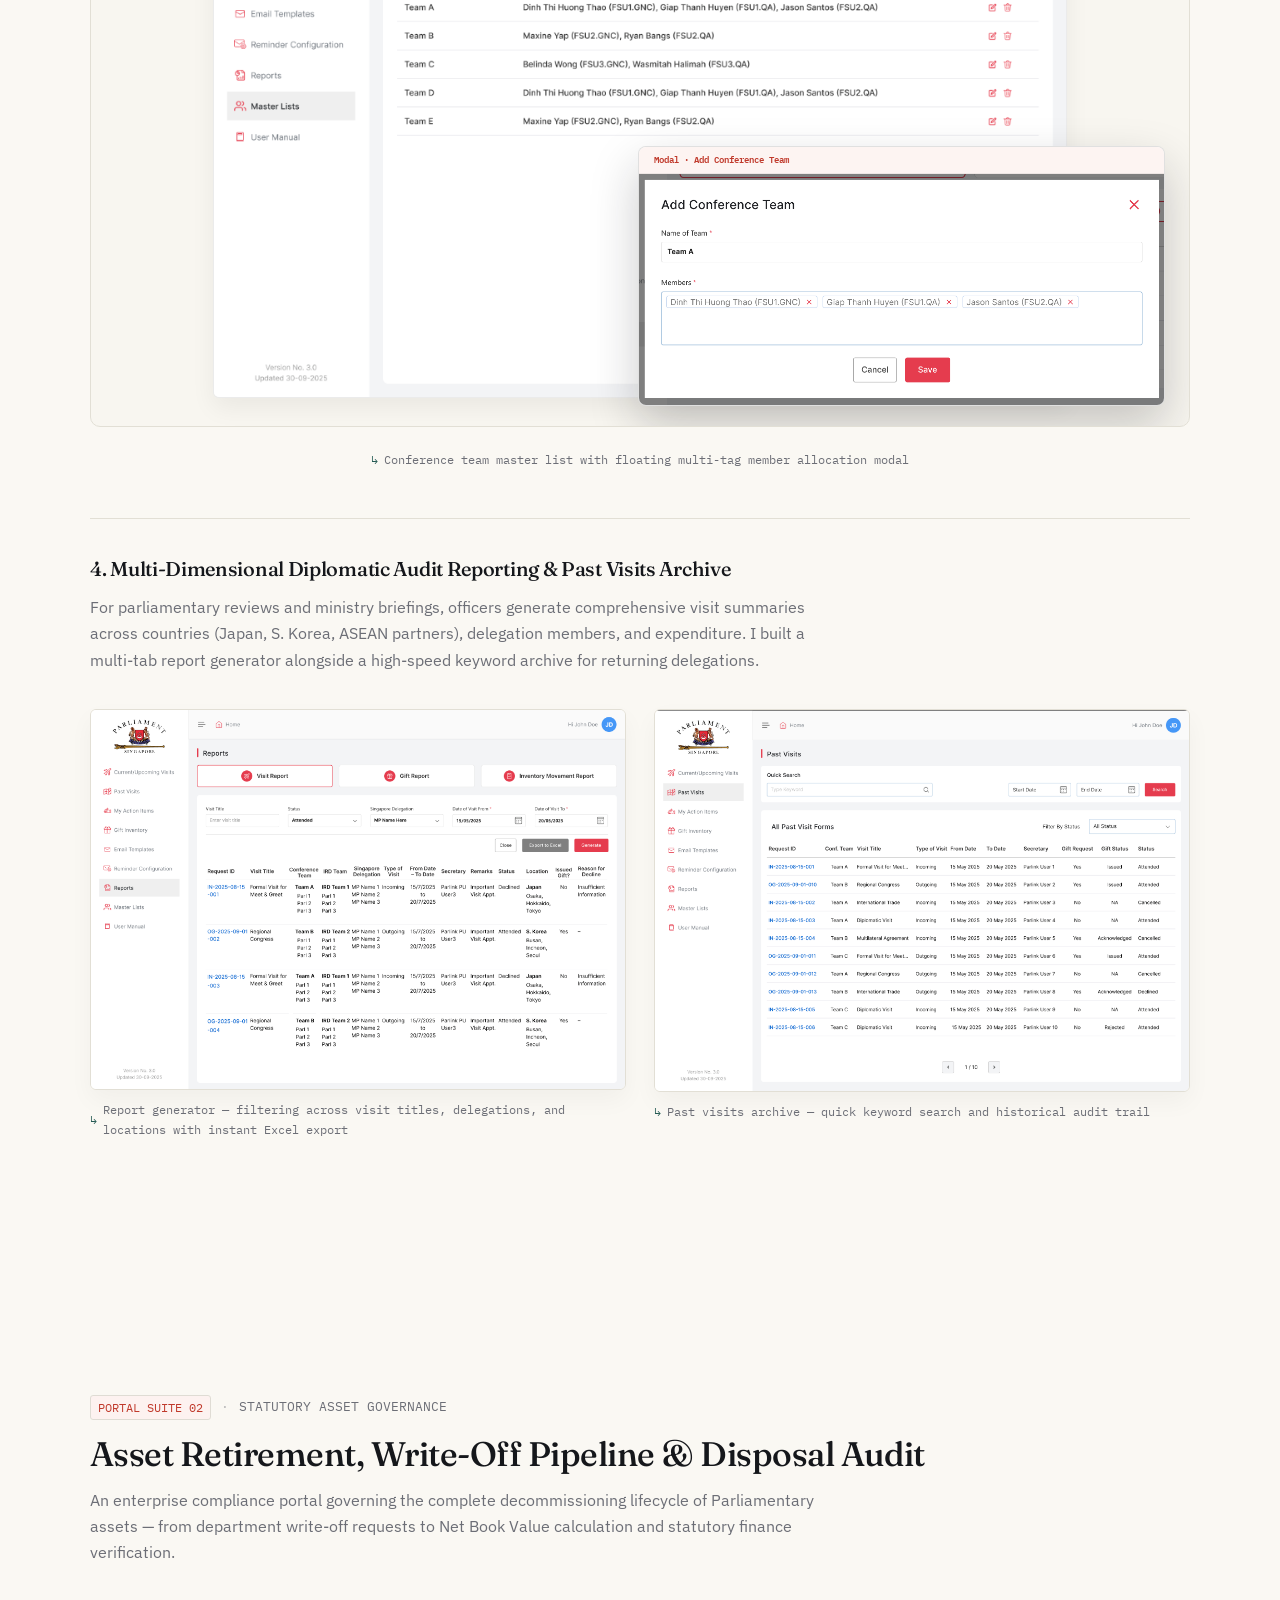
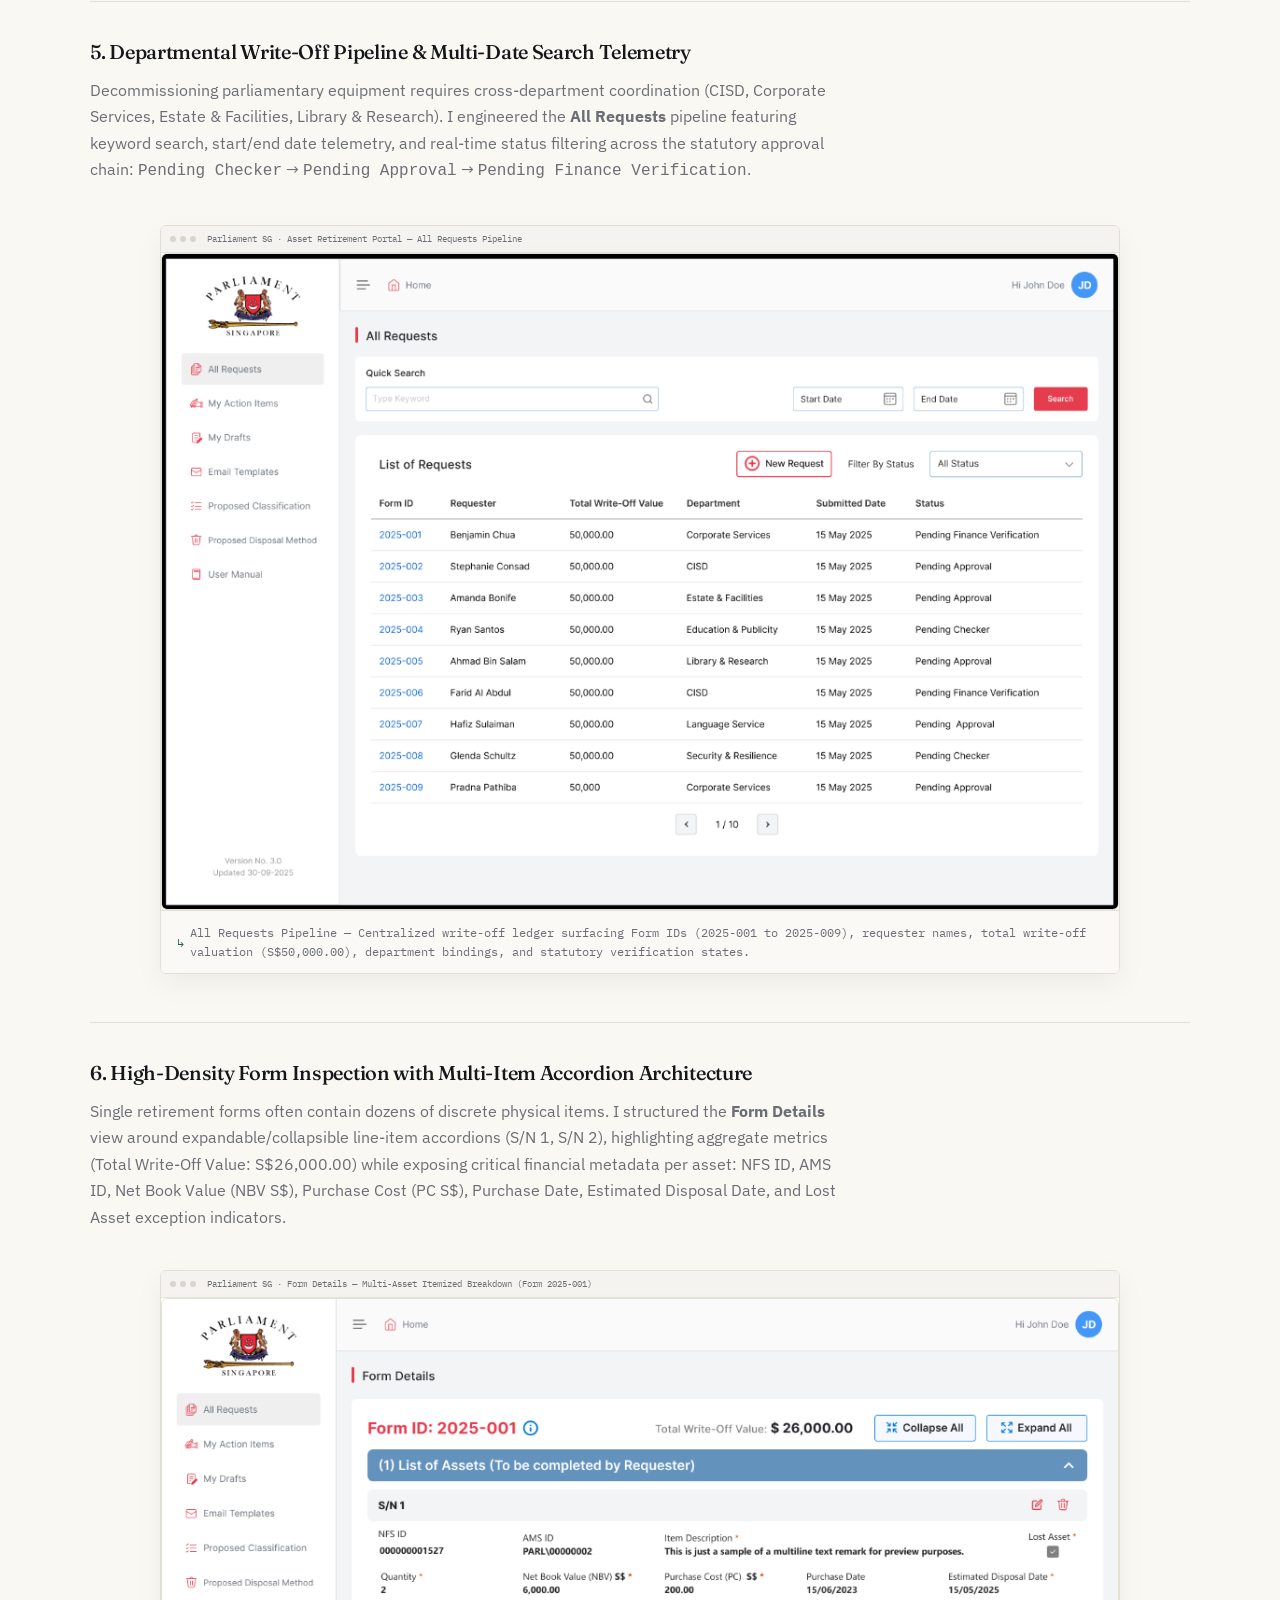
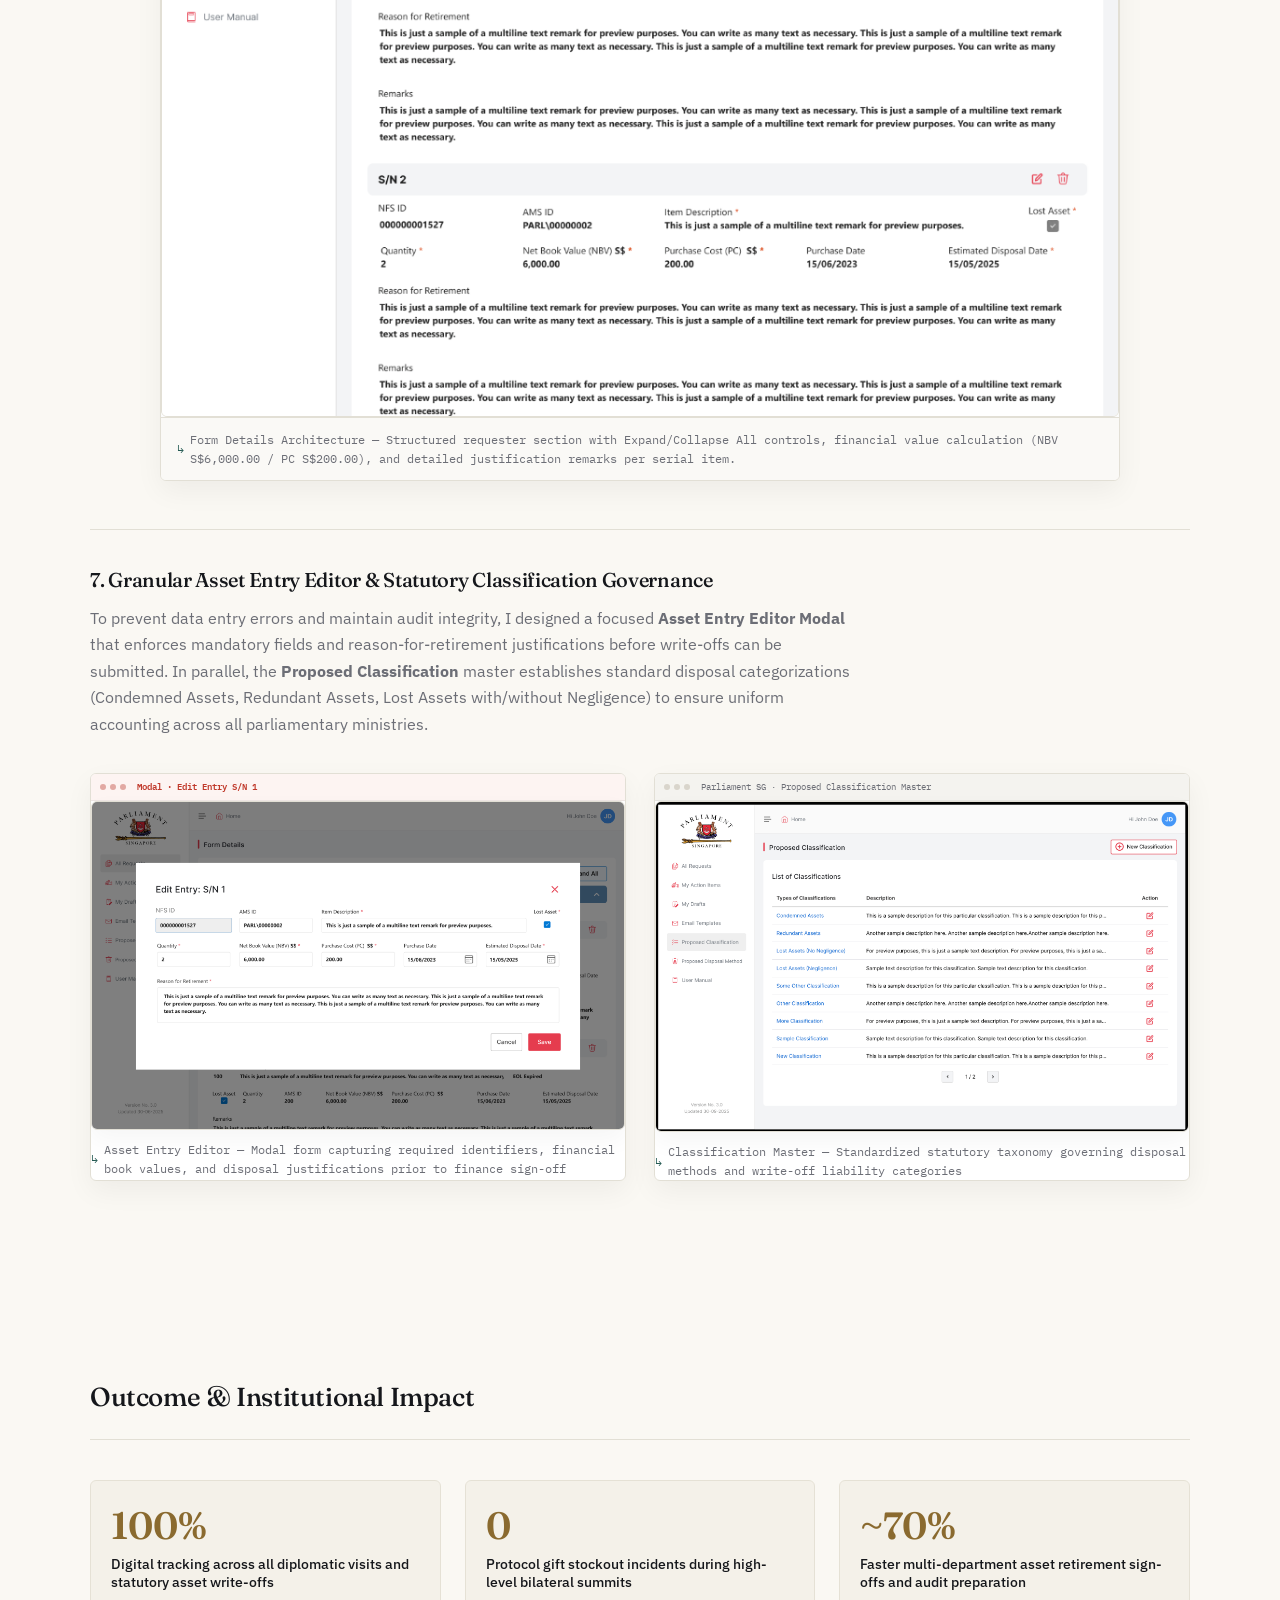
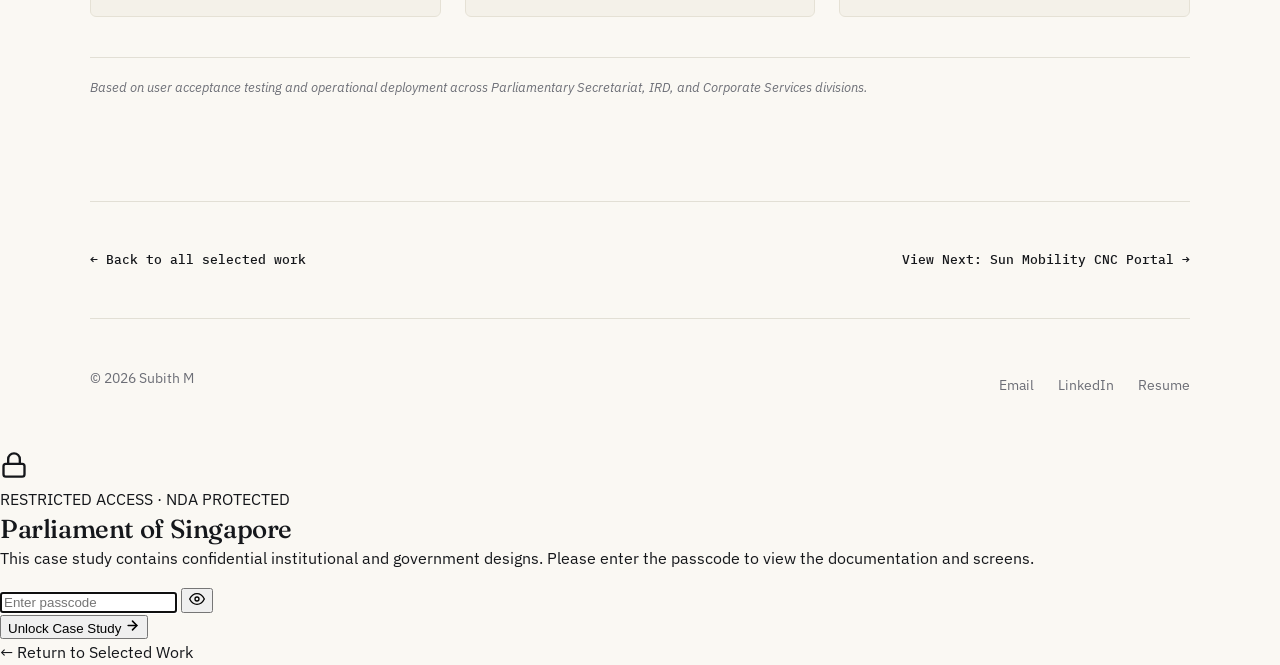
<file: parliament.html>
<!DOCTYPE html>
<html lang="en">
<head>
<meta charset="UTF-8">
<meta name="viewport" content="width=device-width, initial-scale=1.0">
<title>Singapore Parliament — Diplomatic Travel &amp; Asset Governance Portals — Subith M</title>
<link rel="stylesheet" href="style.css">
<script src="theme.js"></script>
<script>
  try {
    if (sessionStorage.getItem('portfolio_session_unlocked_parliament') !== 'true') {
      document.documentElement.classList.add('is-locked');
    }
  } catch(e) {
    document.documentElement.classList.add('is-locked');
  }
</script>
<script src="protect.js" defer></script>
</head>
<body>

<!-- Interactive Top Reading Progress Bar -->
<div id="progress-bar"></div>

<div class="wrap">
  <nav class="nav animate-fade-up">
    <a href="index.html" class="name">Subith M</a>
    <div class="nav-right">
      <button id="theme-toggle" class="theme-toggle-btn" aria-label="Toggle dark mode" title="Toggle dark mode">
        <svg class="sun-icon" viewBox="0 0 24 24" width="15" height="15" fill="none" stroke="currentColor" stroke-width="2"><circle cx="12" cy="12" r="5"/><path d="M12 1v2M12 21v2M4.22 4.22l1.42 1.42M18.36 18.36l1.42 1.42M1 12h2M21 12h2M4.22 19.78l1.42-1.42M18.36 5.64l1.42-1.42"/></svg>
        <svg class="moon-icon" viewBox="0 0 24 24" width="15" height="15" fill="none" stroke="currentColor" stroke-width="2"><path d="M21 12.79A9 9 0 1 1 11.21 3 7 7 0 0 0 21 12.79z"/></svg>
      </button>
      <button id="mobile-menu-btn" class="mobile-menu-btn" aria-label="Toggle navigation menu" aria-expanded="false">
        <span class="hamburger-line"></span>
        <span class="hamburger-line"></span>
        <span class="hamburger-line"></span>
      </button>
      <div class="links" id="nav-links">
        <div class="nav-accordion">
          <a href="index.html#work" class="desktop-work-link">Work</a>
          <button type="button" class="accordion-toggle-btn" aria-expanded="false">
            <span>Work</span>
            <svg class="chevron-icon" viewBox="0 0 24 24" width="18" height="18" fill="none" stroke="currentColor" stroke-width="2.2" stroke-linecap="round" stroke-linejoin="round"><polyline points="6 9 12 15 18 9"></polyline></svg>
          </button>
          <div class="nav-accordion-content">
            <a href="etrm-powerseraya.html" class="sublink-item">
              <span class="sublink-title">PowerSeraya ETRM</span>
              <span class="sublink-badge">Energy Trading &amp; Risk</span>
            </a>
            <a href="aic-portal.html" class="sublink-item">
              <span class="sublink-title">AIC Care Services</span>
              <span class="sublink-badge">GovTech · Elder Care</span>
            </a>
            <a href="parliament.html" class="sublink-item">
              <span class="sublink-title">Singapore Parliament</span>
              <span class="sublink-badge">GovTech · Digital Hansard</span>
            </a>
            <a href="itrack.html" class="sublink-item">
              <span class="sublink-title">iTrack &amp; AssetIQ</span>
              <span class="sublink-badge">Fleet Risk Telematics</span>
            </a>
            <a href="seaverse.html" class="sublink-item">
              <span class="sublink-title">Seaverse</span>
              <span class="sublink-badge">Maritime 3D Simulators</span>
            </a>
            <a href="sun-mobility.html" class="sublink-item">
              <span class="sublink-title">SUN Mobility</span>
              <span class="sublink-badge">EV Battery Swapping</span>
            </a>
            <a href="index.html#work" class="sublink-item sublink-all">
              <span class="sublink-title">View All Works →</span>
            </a>
          </div>
        </div>
        <a href="index.html#about" class="nav-link-item">About</a>
        <a href="Subith_M_Resume.pdf" target="_blank" rel="noopener noreferrer" class="nav-link-item">Resume</a>
        <a href="index.html#contact" class="nav-link-item">Contact</a>
      </div>
    </div>
  </nav>

  <!-- Sticky Back to Work Subnav -->
  <div class="case-subnav animate-fade-up">
    <a href="index.html" class="back-link">
      <svg viewBox="0 0 24 24" width="14" height="14" fill="none" stroke="currentColor" stroke-width="2.2" stroke-linecap="round" stroke-linejoin="round"><line x1="19" y1="12" x2="5" y2="12"></line><polyline points="12 19 5 12 12 5"></polyline></svg>
      <span>Back to work</span>
    </a>
  </div>

  <section class="cs-hero animate-fade-up delay-1">
    <div class="meta cs-meta">
      <span class="cs-meta-tag">Government &amp; Statutory Governance</span>
      <span class="dot">·</span>
      <span>Parliament of Singapore</span>
      <span class="dot">·</span>
      <span>2025</span>
      <span class="dot">·</span>
      <span>Lead Product Designer</span>
    </div>
    <h1>Designing institutional digital infrastructure for diplomatic missions, protocol inventory, and statutory asset governance</h1>
  </section>

  <!-- Multi-Screen Hero Showcase: Dual-Portal Ecosystem -->
  <div class="cs-hero-showcase animate-fade-up delay-2">
    <div class="showcase-stage" style="min-height: 440px;">
      <!-- Base Layer Screen: Diplomatic Visits Operations Hub -->
      <div class="showcase-screen-base" style="width: 88%; left: 6%;">
        <div class="browser-header">
          <div class="browser-dots">
            <span class="browser-dot"></span>
            <span class="browser-dot"></span>
            <span class="browser-dot"></span>
          </div>
          <span class="browser-title-mini">Parliament SG · Diplomatic Travel &amp; Protocol Portal — Current Visits Ledger</span>
        </div>
        <div class="browser-content">
          <img src="images/parliament-current-visits.png" alt="Singapore Parliament Current and Upcoming Visits Ledger">
        </div>
      </div>

      <!-- Floating Foreground Screen: Asset Retirement Portal Write-Off Pipeline -->
      <div class="showcase-screen-float" style="width: 62%; right: 18px; bottom: -20px; box-shadow: 0 20px 48px rgba(21, 23, 27, 0.2);">
        <div class="browser-header" style="background: #FAF2F0;">
          <div class="browser-dots">
            <span class="browser-dot" style="background:#E2A9A3;"></span>
            <span class="browser-dot" style="background:#E2A9A3;"></span>
            <span class="browser-dot" style="background:#E2A9A3;"></span>
          </div>
          <span class="browser-title-mini" style="color: #C0392B; font-weight: 600;">Asset Retirement Portal · All Requests Write-Off Pipeline</span>
        </div>
        <div class="browser-content">
          <img src="images/parliament-asset-requests.png" alt="Asset Retirement Portal All Requests Screen">
        </div>
      </div>

      <!-- Institutional Live Status Pill -->
      <div class="showcase-screen-pill">
        <span class="live-dot" style="background: #C0392B; box-shadow: 0 0 0 4px rgba(192, 57, 43, 0.2);"></span>
        <span>PARLIAMENT OF SINGAPORE · PRODUCTION SUITE</span>
      </div>
    </div>
  </div>

  <!-- Context & Dual-Suite Overview -->
  <section class="prose tight reveal" style="padding-top:0;">
    <h2>Context</h2>
    <p style="margin-top:14px;">The <strong>Parliament of Singapore</strong> serves as the legislative cornerstone of the nation, coordinating official international diplomacy, bilateral state missions, and parliamentary summits involving foreign Heads of State, Members of Parliament (MPs), and visiting dignitaries. In parallel, the Parliamentary Secretariat oversees thousands of high-value statutory equipment items, digital assets, and parliamentary infrastructure across ministries.</p>
    <p>As Lead Product Designer, I architected two mission-critical institutional enterprise suites:</p>
    
    <div style="display: grid; grid-template-columns: 1fr 1fr; gap: 20px; margin: 24px 0 16px;">
      <div style="background: var(--bg); border: 1px solid var(--line); border-radius: var(--radius-md); padding: 20px; display: flex; flex-direction: column;">
        <span style="font-family: 'IBM Plex Mono', monospace; font-size: 11px; font-weight: 600; color: #C0392B; letter-spacing: 0.08em; margin-bottom: 8px;">SUITE 01 · DIPLOMATIC OPERATIONS</span>
        <h4 style="margin: 0 0 8px; font-size: 17px; color: var(--fg);">Official Travel &amp; Protocol Portal</h4>
        <p style="font-size: 13.5px; line-height: 1.55; color: var(--muted); margin: 0;">Centralized coordination suite for incoming foreign VIP visits, MP overseas delegations, conference officer rosters, and protocol gift vault inventory.</p>
      </div>

      <div style="background: var(--bg); border: 1px solid var(--line); border-radius: var(--radius-md); padding: 20px; display: flex; flex-direction: column;">
        <span style="font-family: 'IBM Plex Mono', monospace; font-size: 11px; font-weight: 600; color: #C0392B; letter-spacing: 0.08em; margin-bottom: 8px;">SUITE 02 · STATUTORY GOVERNANCE</span>
        <h4 style="margin: 0 0 8px; font-size: 17px; color: var(--fg);">Asset Retirement &amp; Disposal Portal</h4>
        <p style="font-size: 13.5px; line-height: 1.55; color: var(--muted); margin: 0;">Compliance-driven internal platform managing multi-department asset write-offs, Net Book Value (NBV) math, physical disposal audits, and finance sign-offs.</p>
      </div>
    </div>
  </section>

  <!-- Problem Statement -->
  <section class="prose tight reveal">
    <h2>The Problem</h2>
    <p style="margin-top:14px;">Parliamentary Secretariat staff previously relied on fragmented spreadsheets, physical paper requisition slips, and untracked email chains. In diplomatic operations, protocol gift issuance (medallions, corporate pens, commemorative plaques) lacked live stock accountability, risking stockouts during fast-moving bilateral summits. In asset governance, decommissioning aging IT and estate infrastructure required manual multi-department sign-offs, causing reconciliation delays and financial audit vulnerabilities.</p>
  </section>

  <!-- Institutional Pull Quote -->
  <section class="tight reveal">
    <div class="pull">
      <p>Diplomatic protocols and parliamentary asset accounting allow zero margin for error. An unsynchronized delegation list or unverified asset write-off creates direct international and statutory risk.</p>
    </div>
  </section>

  <!-- Core Institutional Constraints -->
  <section class="prose tight reveal">
    <h2>Core Constraints</h2>
    <p style="margin-top:14px;">Designing for Singapore’s parliamentary administration required strict compliance with government standards:</p>
    <ul style="color: var(--muted); padding-left: 20px; line-height: 1.7; margin-top: 8px;">
      <li><strong>Strict Statutory Auditability</strong>: Every delegation itinerary update, gift requisition, and asset write-off reason required an immutable audit trail with timestamped user attribution.</li>
      <li><strong>Dual Directionality in Protocol</strong>: Interfaces had to clearly distinguish between hosting incoming foreign delegations in Singapore versus dispatching Singapore MP delegations abroad.</li>
      <li><strong>Multi-Tier Approval Matrix</strong>: Asset retirements required strict sequential sign-offs (Requester → Checker → Department Approver → Finance Verification).</li>
    </ul>
  </section>

  <!-- Design Principles -->
  <section class="cs-principles-section reveal">
    <span class="principles-eyebrow">INSTITUTIONAL DESIGN PRINCIPLES</span>
    <h2 class="principles-title">Frameworks that guided both portals</h2>

    <div class="principles-list">
      <div class="principle-row">
        <div class="principle-num">01</div>
        <div class="principle-body">
          <div class="principle-heading">Protocol clarity through visual state indicators</div>
          <p class="principle-desc">Surface visit statuses (Upcoming, Attended, Cancelled) and write-off approval gates with unambiguous, standardized badges to prevent misinterpretation during high-stress operations.</p>
        </div>
      </div>

      <div class="principle-row">
        <div class="principle-num">02</div>
        <div class="principle-body">
          <div class="principle-heading">Zero-stockout vault transparency</div>
          <p class="principle-desc">Ensure diplomatic gift custodians see real-time on-hand stock vs. allocated summit items with automated minimum threshold warnings.</p>
        </div>
      </div>

      <div class="principle-row">
        <div class="principle-num">03</div>
        <div class="principle-body">
          <div class="principle-heading">Progressive disclosure for multi-asset requisitions</div>
          <p class="principle-desc">Structure multi-item write-off requests through collapsible accordion hierarchies, allowing officers to inspect high-level totals before drilling into serial numbers and purchase values.</p>
        </div>
      </div>

      <div class="principle-row">
        <div class="principle-num">04</div>
        <div class="principle-body">
          <div class="principle-heading">Statutory classification standardization</div>
          <p class="principle-desc">Enforce predefined retirement categories (Condemned, Redundant, Lost Assets) at data entry to guarantee audit-ready financial reporting.</p>
        </div>
      </div>
    </div>
  </section>

  <!-- =========================================================================
       PORTAL 1 DEEP DIVE: Official Travel & Diplomatic Visits Portal
       ========================================================================= -->
  <section class="reveal" style="margin-top: 48px;">
    <div class="meta" style="margin-bottom: 12px;">
      <span class="cs-meta-tag" style="background: #FDF2F0; color: #C0392B;">PORTAL SUITE 01</span>
      <span class="dot">·</span>
      <span>DIPLOMATIC TRAVEL &amp; PROTOCOL</span>
    </div>
    <h2 style="font-size: 34px; margin-bottom: 12px;">Diplomatic Travel, State Protocol &amp; Gift Inventory</h2>
    <p class="prose muted">A centralized operations system designed for the International Relations Division (IRD) and Secretariat officers to orchestrate bilateral summits, parliamentary conferences, and state gift logistics.</p>

    <!-- Decision 1.1: Current Visits Operations Hub with Floating Create Visit Form -->
    <div class="decision reveal" style="margin-top: 36px;">
      <h3>1. Incoming &amp; Outgoing Visits Ledger with Structured Record Creation</h3>
      <p>Parliamentary visits require live operational tracking across delegations, hosting conference teams (Teams A through E), meeting locations, and travel periods. I designed the <strong>Current &amp; Upcoming Visits</strong> ledger paired with an inline record creation modal that guides officers through mandatory diplomatic metadata (Visit Type, Countries Involved, Designated Officers) without disruptive context switching.</p>
    </div>

    <!-- Modal-Aside Composition: Visits Ledger + Create Visit Form -->
    <div class="modal-aside-composition reveal">
      <div class="modal-back-screen">
        <div class="browser-header">
          <div class="browser-dots">
            <span class="browser-dot"></span>
            <span class="browser-dot"></span>
            <span class="browser-dot"></span>
          </div>
          <span class="browser-title-mini">Parliament SG · Current &amp; Upcoming Visits Operations Hub</span>
        </div>
        <img src="images/parliament-current-visits.png" alt="Current and Upcoming Visits Ledger">
      </div>

      <div class="modal-floating-card" style="width: 54%; right: 20px; bottom: 16px;">
        <div class="browser-header" style="background: #FDF4F2;">
          <span class="browser-title-mini" style="color: #C0392B; font-weight: 600;">Modal · Create Visit Record</span>
        </div>
        <img src="images/parliament-form-create-visit.png" alt="Create Visit Record Structured Form">
      </div>
    </div>
    <div class="screen-caption" style="margin-top: -36px; margin-bottom: 48px; text-align: center; justify-content: center;">
      Current visits operations hub with floating structured visit creation workflow
    </div>

    <!-- Decision 1.2: Protocol Gift Inventory & Stock Adjustment Modals -->
    <div class="decision reveal">
      <h3>2. Protocol Gift Inventory &amp; Custody Adjustment Modals</h3>
      <p>State gifts presented to foreign dignitaries (Parliament Medallions, Silk Ties, Corporate Pens, Custom Plaques) must be tracked meticulously to avoid stockouts before major summits. I structured a dedicated <strong>Gift Inventory</strong> ledger tracking on-hand availability, issued stock, and return status (Pending Acknowledgment), paired with single-action stock adjustment dialogs with mandatory audit justifications.</p>
    </div>

    <!-- Modal-Aside Composition: Gift Inventory + New Gift Modal -->
    <div class="modal-aside-composition reveal">
      <div class="modal-back-screen">
        <div class="browser-header">
          <div class="browser-dots">
            <span class="browser-dot"></span>
            <span class="browser-dot"></span>
            <span class="browser-dot"></span>
          </div>
          <span class="browser-title-mini">Parliament SG · Diplomatic Protocol Gift Inventory Vault</span>
        </div>
        <img src="images/parliament-gift-inventory.png" alt="Diplomatic Protocol Gift Inventory Table">
      </div>

      <div class="modal-floating-card" style="width: 46%; right: 24px; bottom: 20px;">
        <div class="browser-header" style="background: #FDF4F2;">
          <span class="browser-title-mini" style="color: #C0392B; font-weight: 600;">Modal · New Gift Item</span>
        </div>
        <img src="images/parliament-modal-gift.png" alt="New Gift Inventory Adjustment Modal">
      </div>
    </div>
    <div class="screen-caption" style="margin-top: -36px; margin-bottom: 48px; text-align: center; justify-content: center;">
      Gift inventory ledger with floating stock adjustment &amp; justification modal
    </div>

    <!-- Decision 1.3: Conference Team Configuration with Multi-Tag Modal -->
    <div class="decision reveal">
      <h3>3. Conference Team Configuration &amp; MP Delegation Tagging</h3>
      <p>Parliamentary visits require assigning specific conference teams (Teams A through E) and designated Singapore Delegation MPs to itineraries. I structured a master lists management interface where Secretariat administrators configure team rosters, update officer assignments with interactive chip tags, and map delegation leads with zero friction.</p>
    </div>

    <!-- Modal-Aside Composition: Master Lists + Add Conference Team Modal -->
    <div class="modal-aside-composition reveal">
      <div class="modal-back-screen">
        <div class="browser-header">
          <div class="browser-dots">
            <span class="browser-dot"></span>
            <span class="browser-dot"></span>
            <span class="browser-dot"></span>
          </div>
          <span class="browser-title-mini">Parliament SG · Master Lists &amp; Team Rosters</span>
        </div>
        <img src="images/parliament-master-lists.png" alt="Conference Team and MP Delegation Master Lists">
      </div>

      <div class="modal-floating-card" style="width: 48%; right: 24px; bottom: 20px;">
        <div class="browser-header" style="background: #FDF4F2;">
          <span class="browser-title-mini" style="color: #C0392B; font-weight: 600;">Modal · Add Conference Team</span>
        </div>
        <img src="images/parliament-modal-team.png" alt="Add Conference Team Multi-Tag Modal">
      </div>
    </div>
    <div class="screen-caption" style="margin-top: -36px; margin-bottom: 48px; text-align: center; justify-content: center;">
      Conference team master list with floating multi-tag member allocation modal
    </div>

    <!-- Decision 1.4: Diplomatic Audit Reporting & Historical Archives -->
    <div class="decision reveal">
      <h3>4. Multi-Dimensional Diplomatic Audit Reporting &amp; Past Visits Archive</h3>
      <p>For parliamentary reviews and ministry briefings, officers generate comprehensive visit summaries across countries (Japan, S. Korea, ASEAN partners), delegation members, and expenditure. I built a multi-tab report generator alongside a high-speed keyword archive for returning delegations.</p>
    </div>

    <div class="screens-grid reveal-group">
      <figure>
        <img src="images/parliament-reports.png" alt="Diplomatic Visit Reports and Export Generator">
        <figcaption class="screen-caption">Report generator — filtering across visit titles, delegations, and locations with instant Excel export</figcaption>
      </figure>

      <figure>
        <img src="images/parliament-past-visits.png" alt="Historical Past Visits Archive Search">
        <figcaption class="screen-caption">Past visits archive — quick keyword search and historical audit trail</figcaption>
      </figure>
    </div>
  </section>

  <!-- =========================================================================
       PORTAL 2 DEEP DIVE: Statutory Asset Retirement & Disposal Governance
       ========================================================================= -->
  <section class="reveal" style="margin-top: 56px;">
    <div class="meta" style="margin-bottom: 12px;">
      <span class="cs-meta-tag" style="background: #FDF2F0; color: #C0392B;">PORTAL SUITE 02</span>
      <span class="dot">·</span>
      <span>STATUTORY ASSET GOVERNANCE</span>
    </div>
    <h2 style="font-size: 34px; margin-bottom: 12px;">Asset Retirement, Write-Off Pipeline &amp; Disposal Audit</h2>
    <p class="prose muted">An enterprise compliance portal governing the complete decommissioning lifecycle of Parliamentary assets — from department write-off requests to Net Book Value calculation and statutory finance verification.</p>

    <!-- Decision 2.1: All Requests Write-Off Pipeline -->
    <div class="decision reveal" style="margin-top: 36px;">
      <h3>5. Departmental Write-Off Pipeline &amp; Multi-Date Search Telemetry</h3>
      <p>Decommissioning parliamentary equipment requires cross-department coordination (CISD, Corporate Services, Estate &amp; Facilities, Library &amp; Research). I engineered the <strong>All Requests</strong> pipeline featuring keyword search, start/end date telemetry, and real-time status filtering across the statutory approval chain: <code>Pending Checker</code> → <code>Pending Approval</code> → <code>Pending Finance Verification</code>.</p>
    </div>

    <div class="screen-frame-browser screen-block contained reveal">
      <div class="browser-header">
        <div class="browser-dots">
          <span class="browser-dot"></span>
          <span class="browser-dot"></span>
          <span class="browser-dot"></span>
        </div>
        <span class="browser-title-mini">Parliament SG · Asset Retirement Portal — All Requests Pipeline</span>
      </div>
      <div class="browser-content">
        <img src="images/parliament-asset-requests.png" alt="Asset Retirement Portal All Requests Screen showing Form IDs, Write-off values, and multi-tier approval statuses">
      </div>
      <div class="screen-caption" style="padding: 12px 16px; background: #FAF9F6; margin: 0; border-top: 1px solid var(--line);">
        All Requests Pipeline — Centralized write-off ledger surfacing Form IDs (2025-001 to 2025-009), requester names, total write-off valuation (S$50,000.00), department bindings, and statutory verification states.
      </div>
    </div>

    <!-- Decision 2.2: Multi-Asset Form Details with Collapsible Accordions -->
    <div class="decision reveal" style="margin-top: 48px;">
      <h3>6. High-Density Form Inspection with Multi-Item Accordion Architecture</h3>
      <p>Single retirement forms often contain dozens of discrete physical items. I structured the <strong>Form Details</strong> view around expandable/collapsible line-item accordions (S/N 1, S/N 2), highlighting aggregate metrics (Total Write-Off Value: S$26,000.00) while exposing critical financial metadata per asset: NFS ID, AMS ID, Net Book Value (NBV S$), Purchase Cost (PC S$), Purchase Date, Estimated Disposal Date, and Lost Asset exception indicators.</p>
    </div>

    <div class="screen-frame-browser screen-block contained reveal">
      <div class="browser-header">
        <div class="browser-dots">
          <span class="browser-dot"></span>
          <span class="browser-dot"></span>
          <span class="browser-dot"></span>
        </div>
        <span class="browser-title-mini">Parliament SG · Form Details — Multi-Asset Itemized Breakdown (Form 2025-001)</span>
      </div>
      <div class="browser-content">
        <img src="images/parliament-asset-form-details.png" alt="Form Details view showing S/N 1 and S/N 2 line items with Net Book Value, Purchase Cost, and Reason for Retirement">
      </div>
      <div class="screen-caption" style="padding: 12px 16px; background: #FAF9F6; margin: 0; border-top: 1px solid var(--line);">
        Form Details Architecture — Structured requester section with Expand/Collapse All controls, financial value calculation (NBV S$6,000.00 / PC S$200.00), and detailed justification remarks per serial item.
      </div>
    </div>

    <!-- Decision 2.3 & 2.4: Asset Entry Editor Modal & Classification Master (2-Column Grid) -->
    <div class="decision reveal" style="margin-top: 48px;">
      <h3>7. Granular Asset Entry Editor &amp; Statutory Classification Governance</h3>
      <p>To prevent data entry errors and maintain audit integrity, I designed a focused <strong>Asset Entry Editor Modal</strong> that enforces mandatory fields and reason-for-retirement justifications before write-offs can be submitted. In parallel, the <strong>Proposed Classification</strong> master establishes standard disposal categorizations (Condemned Assets, Redundant Assets, Lost Assets with/without Negligence) to ensure uniform accounting across all parliamentary ministries.</p>
    </div>

    <div class="screens-grid reveal-group">
      <figure class="screen-frame-browser">
        <div class="browser-header" style="background: #FDF4F2;">
          <div class="browser-dots">
            <span class="browser-dot" style="background:#E2A9A3;"></span>
            <span class="browser-dot" style="background:#E2A9A3;"></span>
            <span class="browser-dot" style="background:#E2A9A3;"></span>
          </div>
          <span class="browser-title-mini" style="color: #C0392B; font-weight: 600;">Modal · Edit Entry S/N 1</span>
        </div>
        <div class="browser-content">
          <img src="images/parliament-asset-modal-edit.png" alt="Edit Entry Modal with input fields for NFS ID, AMS ID, NBV, and Disposal Dates">
        </div>
        <figcaption class="screen-caption">Asset Entry Editor — Modal form capturing required identifiers, financial book values, and disposal justifications prior to finance sign-off</figcaption>
      </figure>

      <figure class="screen-frame-browser">
        <div class="browser-header">
          <div class="browser-dots">
            <span class="browser-dot"></span>
            <span class="browser-dot"></span>
            <span class="browser-dot"></span>
          </div>
          <span class="browser-title-mini">Parliament SG · Proposed Classification Master</span>
        </div>
        <div class="browser-content">
          <img src="images/parliament-asset-classifications.png" alt="Proposed Classification Master table showing Condemned, Redundant, and Lost asset categories">
        </div>
        <figcaption class="screen-caption">Classification Master — Standardized statutory taxonomy governing disposal methods and write-off liability categories</figcaption>
      </figure>
    </div>
  </section>

  <!-- Outcomes & Impact -->
  <section class="reveal">
    <h2 style="margin-bottom:4px;">Outcome &amp; Institutional Impact</h2>
    <div class="outcomes reveal-group" style="margin-top:24px;">
      <div class="outcome-stat">
        <div class="num">100%</div>
        <div class="label">Digital tracking across all diplomatic visits and statutory asset write-offs</div>
      </div>
      <div class="outcome-stat">
        <div class="num">0</div>
        <div class="label">Protocol gift stockout incidents during high-level bilateral summits</div>
      </div>
      <div class="outcome-stat">
        <div class="num">~70%</div>
        <div class="label">Faster multi-department asset retirement sign-offs and audit preparation</div>
      </div>
    </div>
    <p class="outcome-note">Based on user acceptance testing and operational deployment across Parliamentary Secretariat, IRD, and Corporate Services divisions.</p>
  </section>

  <!-- Bottom Case Study Navigation -->
  <div class="cs-nav-bottom reveal">
    <a href="index.html#work">← Back to all selected work</a>
    <a href="sun-mobility.html">View Next: Sun Mobility CNC Portal →</a>
  </div>

  <footer id="contact" class="reveal">
    <div class="row">
      <div>© 2026 Subith M</div>
      <div style="display:flex;gap:24px;">
        <a href="mailto:text2subith@gmail.com">Email</a>
        <a href="https://www.linkedin.com/in/subith-m-20b82a1b3" target="_blank" rel="noopener noreferrer">LinkedIn</a>
        <a href="Subith_M_Resume.pdf" target="_blank" rel="noopener noreferrer">Resume</a>
      </div>
    </div>
  </footer>
</div>

<script>
  // Top Reading Progress Bar
  window.addEventListener('scroll', () => {
    const winScroll = document.documentElement.scrollTop || document.body.scrollTop;
    const height = document.documentElement.scrollHeight - document.documentElement.clientHeight;
    const scrolled = (winScroll / height) * 100;
    const progressBar = document.getElementById('progress-bar');
    if (progressBar) {
      progressBar.style.width = scrolled + '%';
    }
  });

  // Scroll reveal with IntersectionObserver
  document.addEventListener('DOMContentLoaded', () => {
    const reveals = document.querySelectorAll('.reveal, .reveal-group');
    if ('IntersectionObserver' in window) {
      const observer = new IntersectionObserver((entries) => {
        entries.forEach((entry) => {
          if (entry.isIntersecting) {
            entry.target.classList.add('is-visible');
            observer.unobserve(entry.target);
          }
        });
      }, {
        threshold: 0.1,
        rootMargin: '0px 0px -40px 0px'
      });
      reveals.forEach((el) => observer.observe(el));
    } else {
      reveals.forEach((el) => el.classList.add('is-visible'));
    }
  });
</script>

<script src="cursor.js"></script>
</body>
</html>
</file>
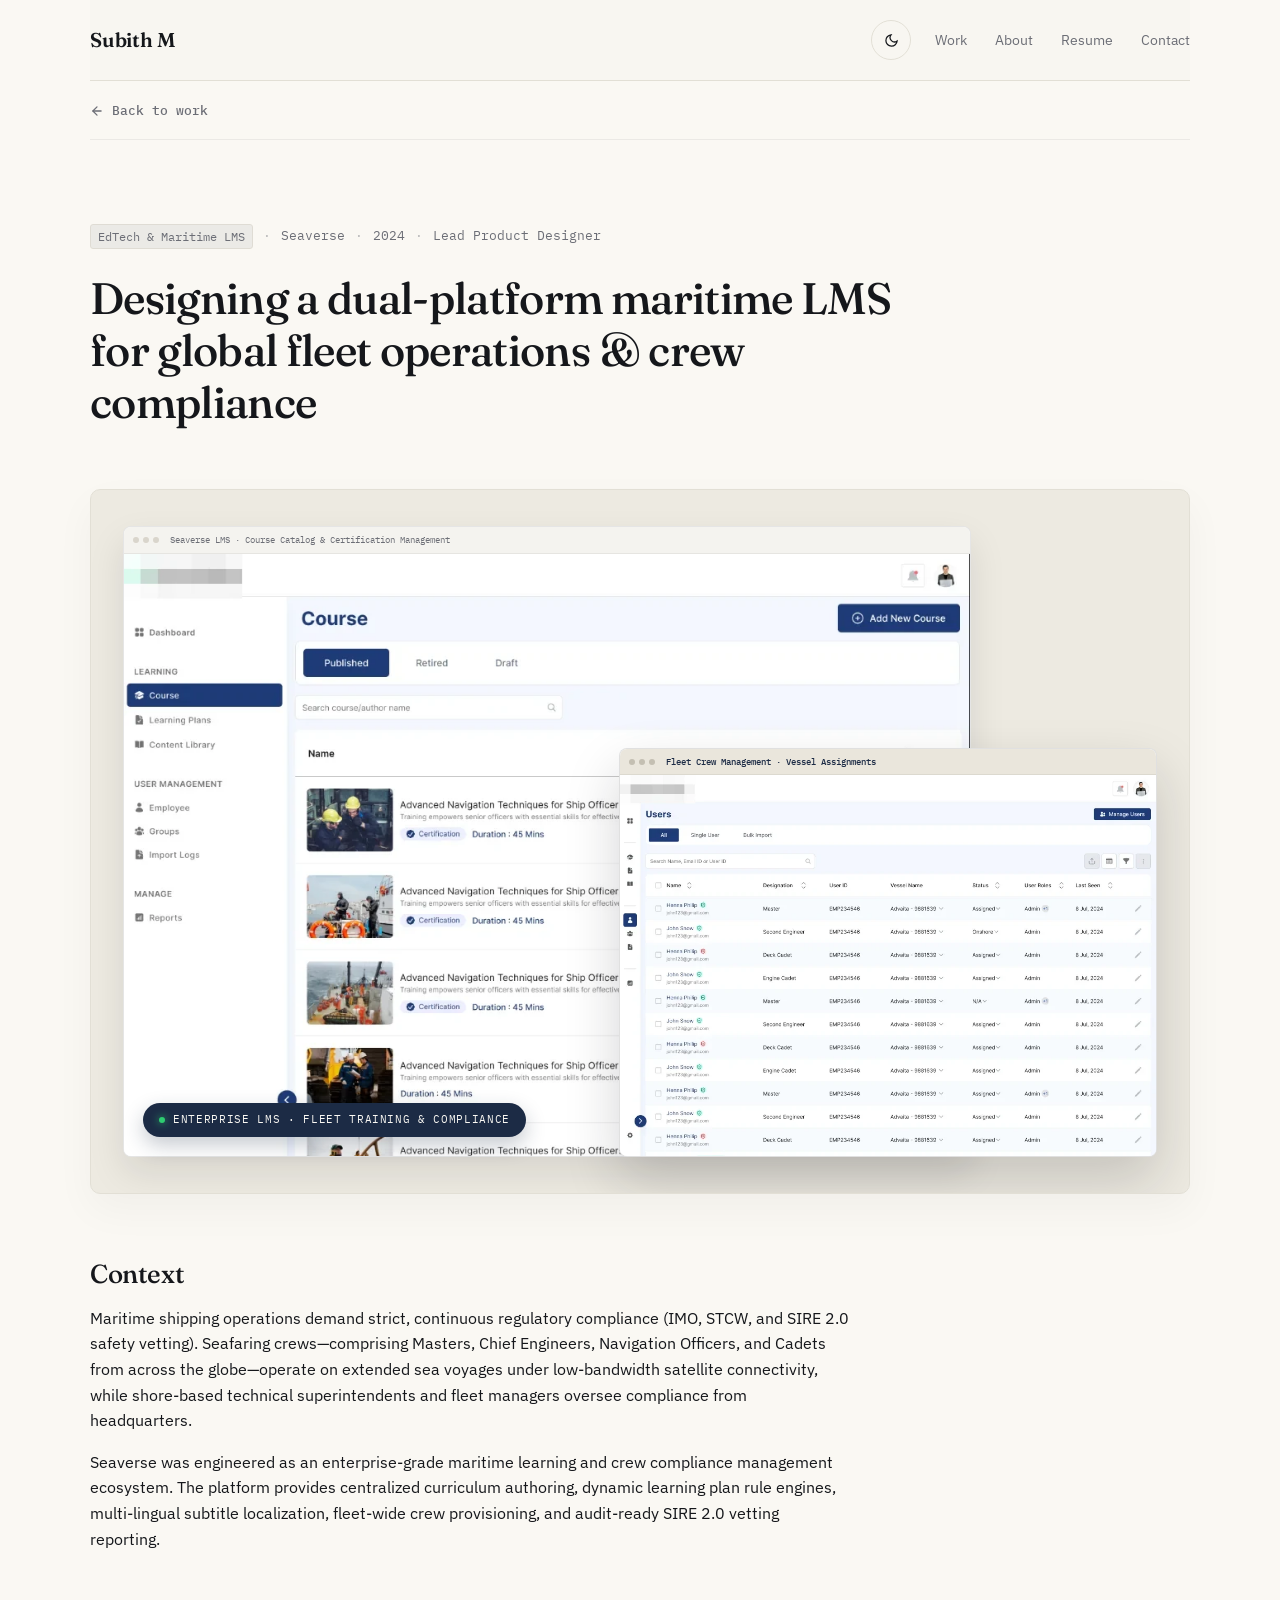
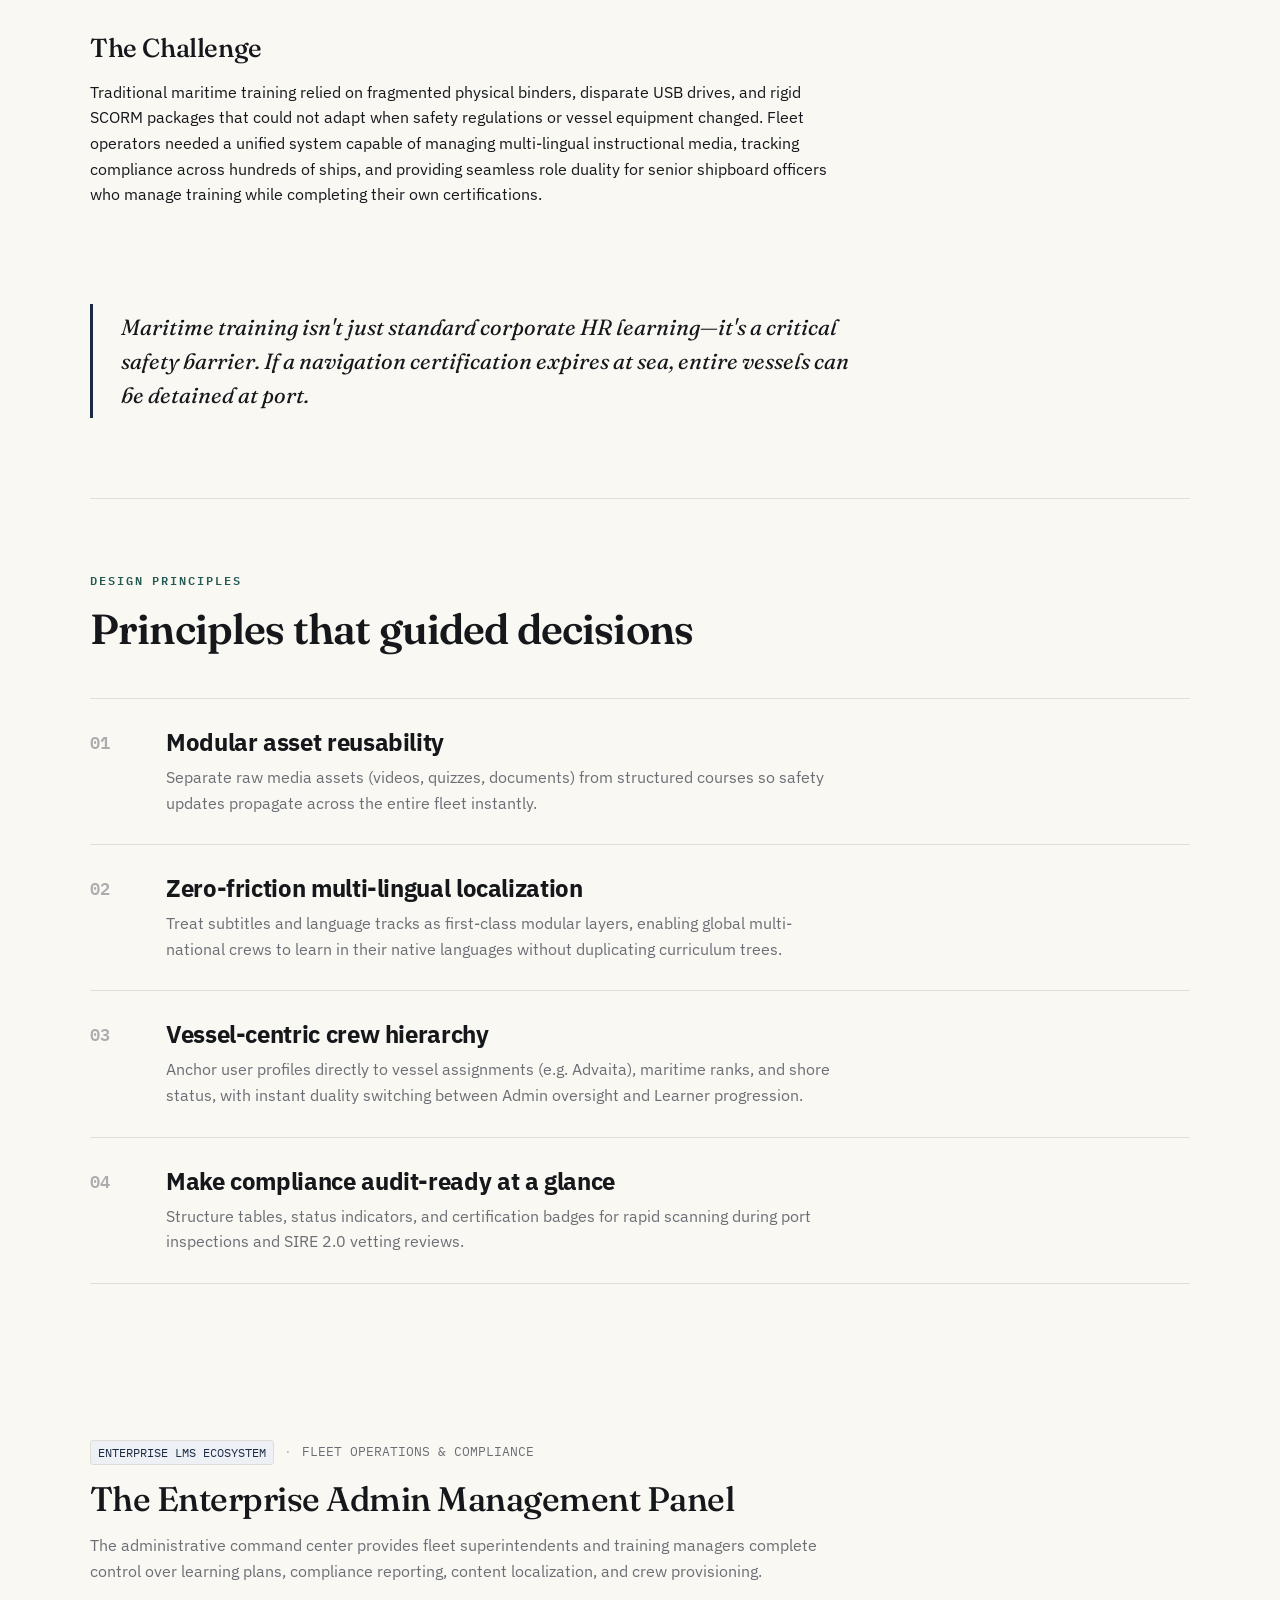
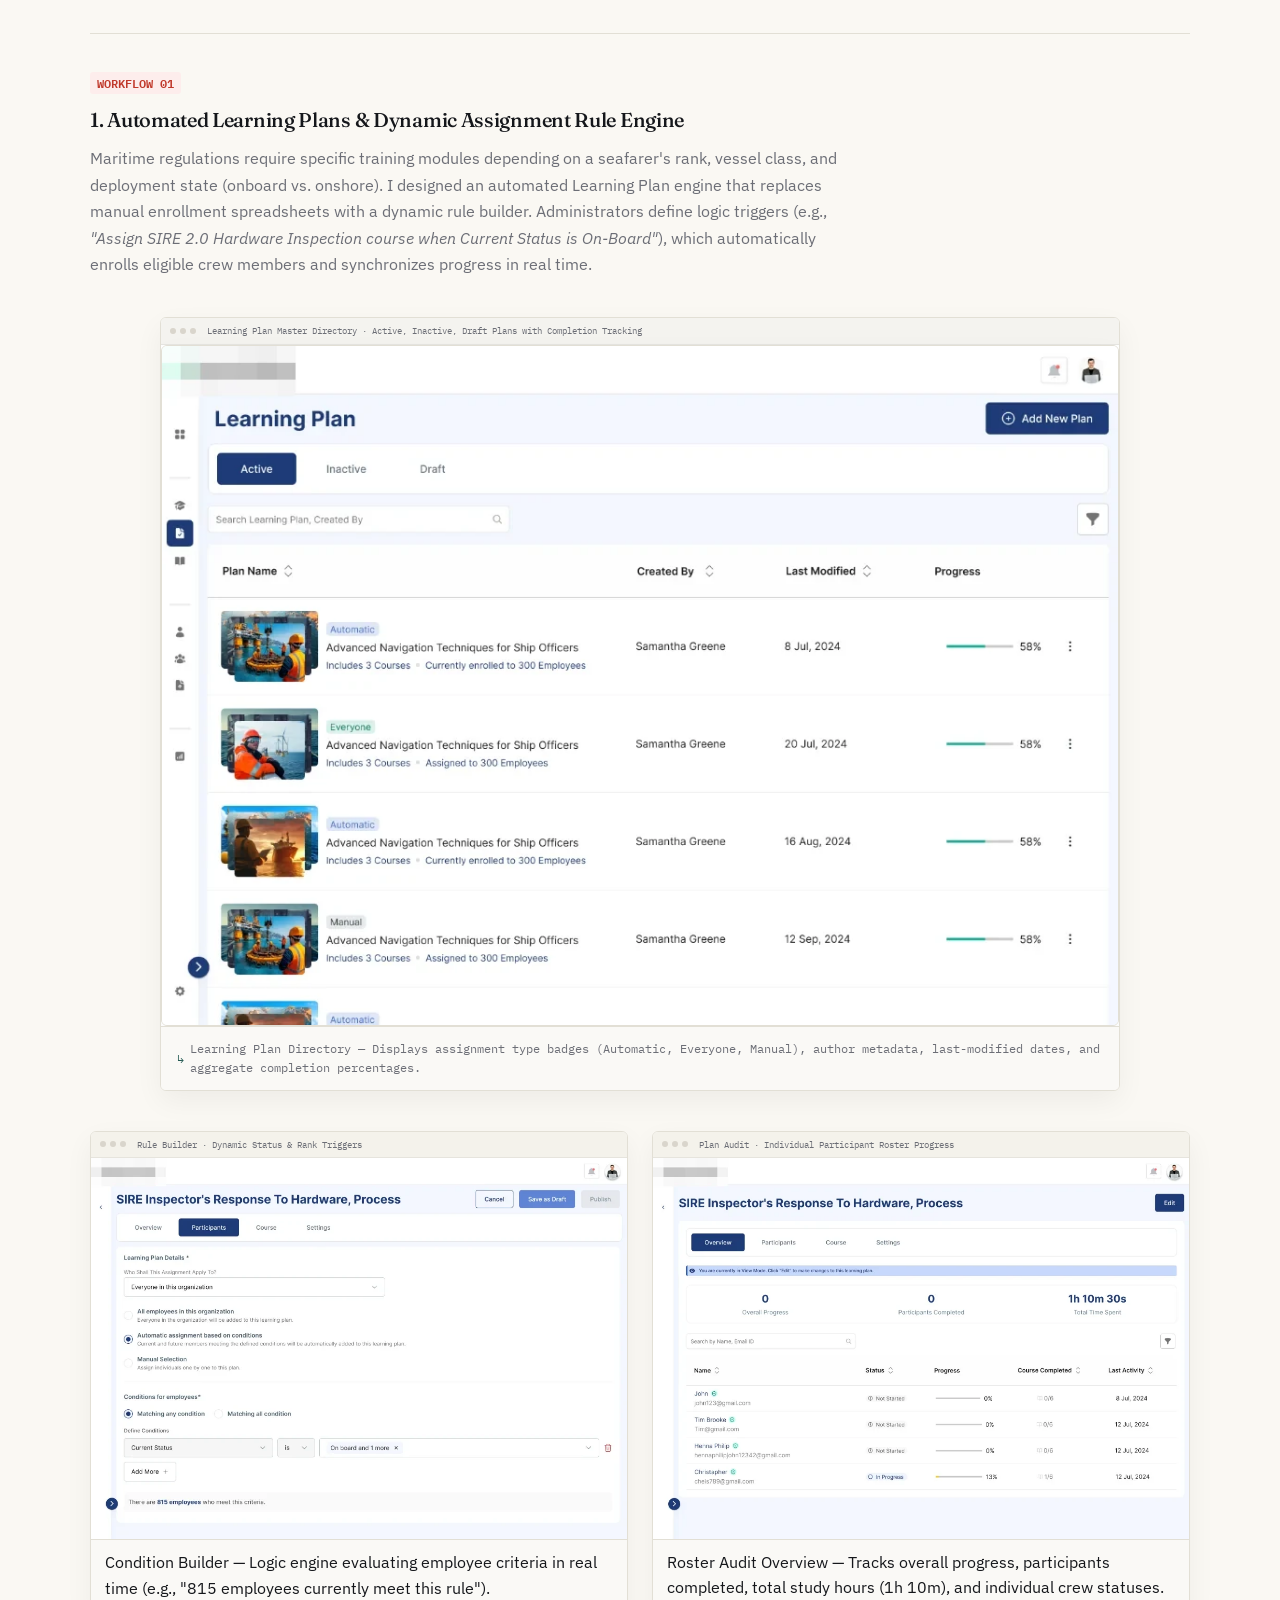
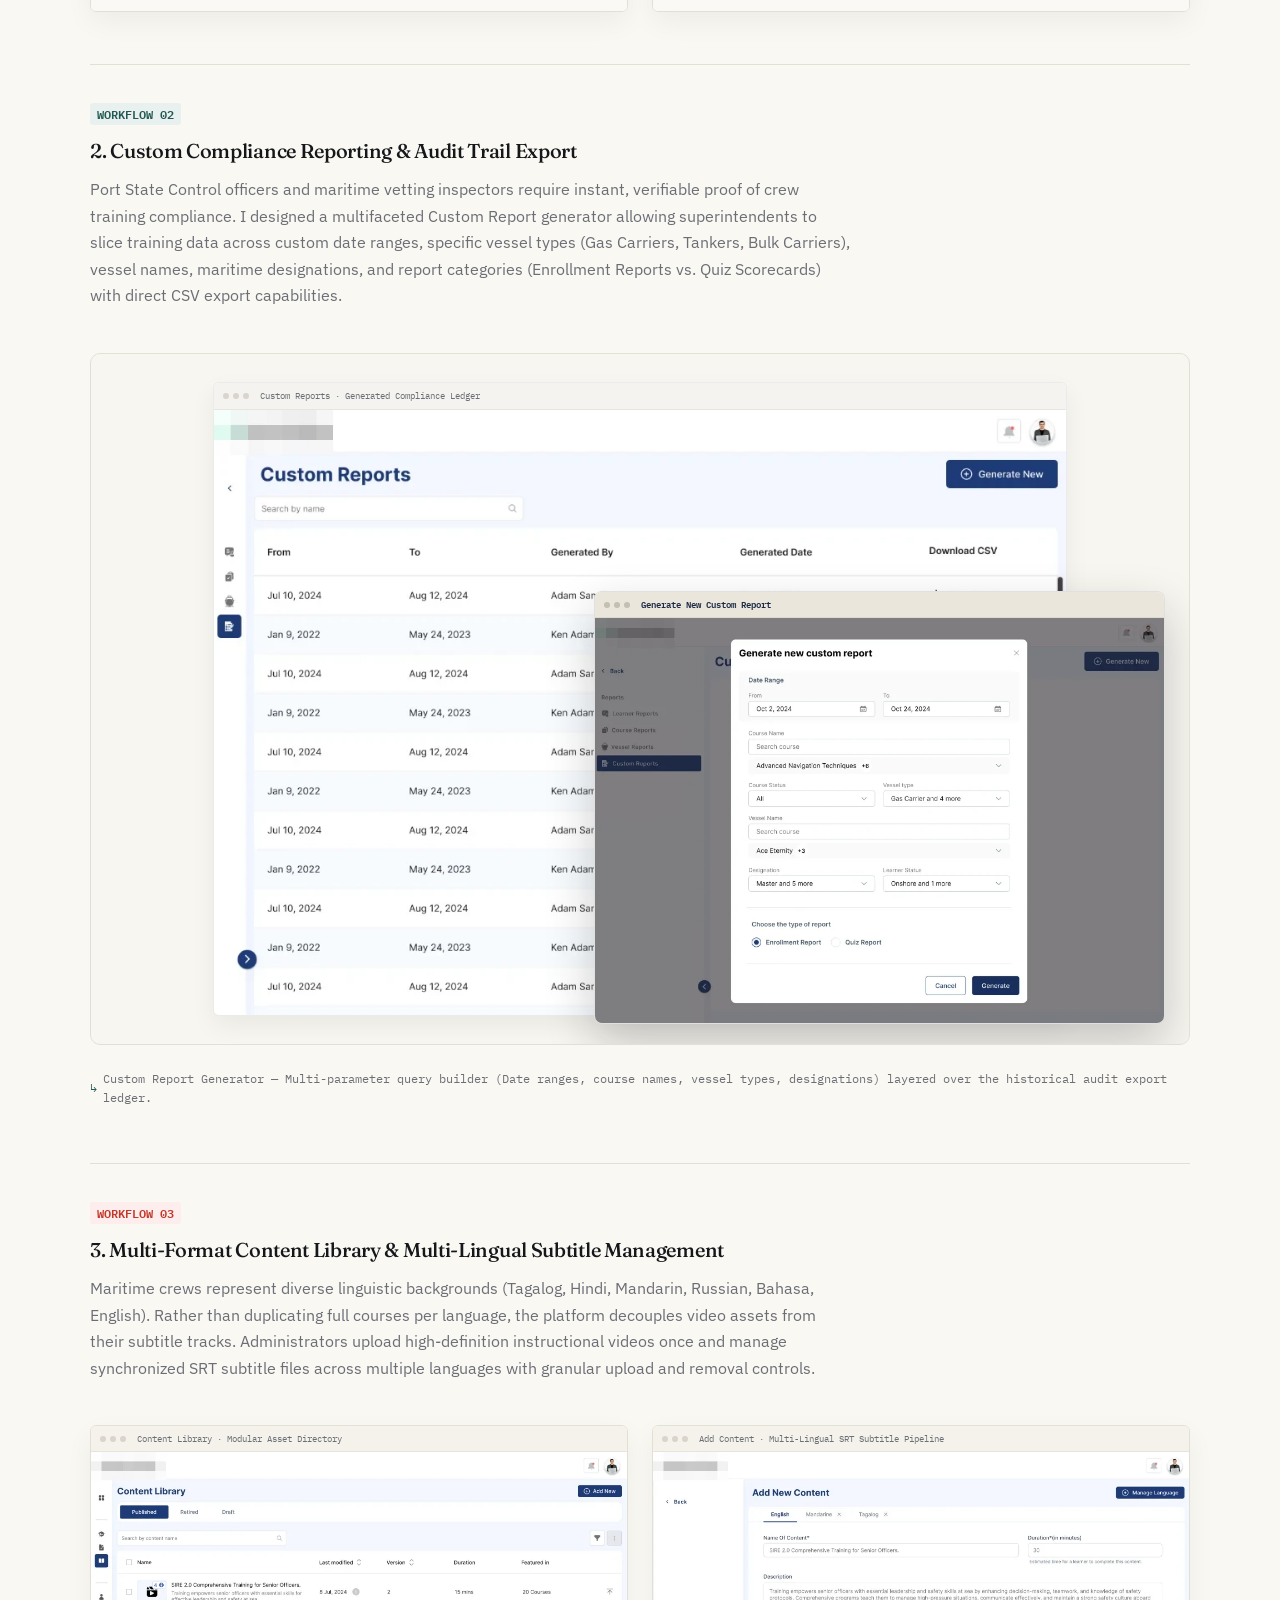
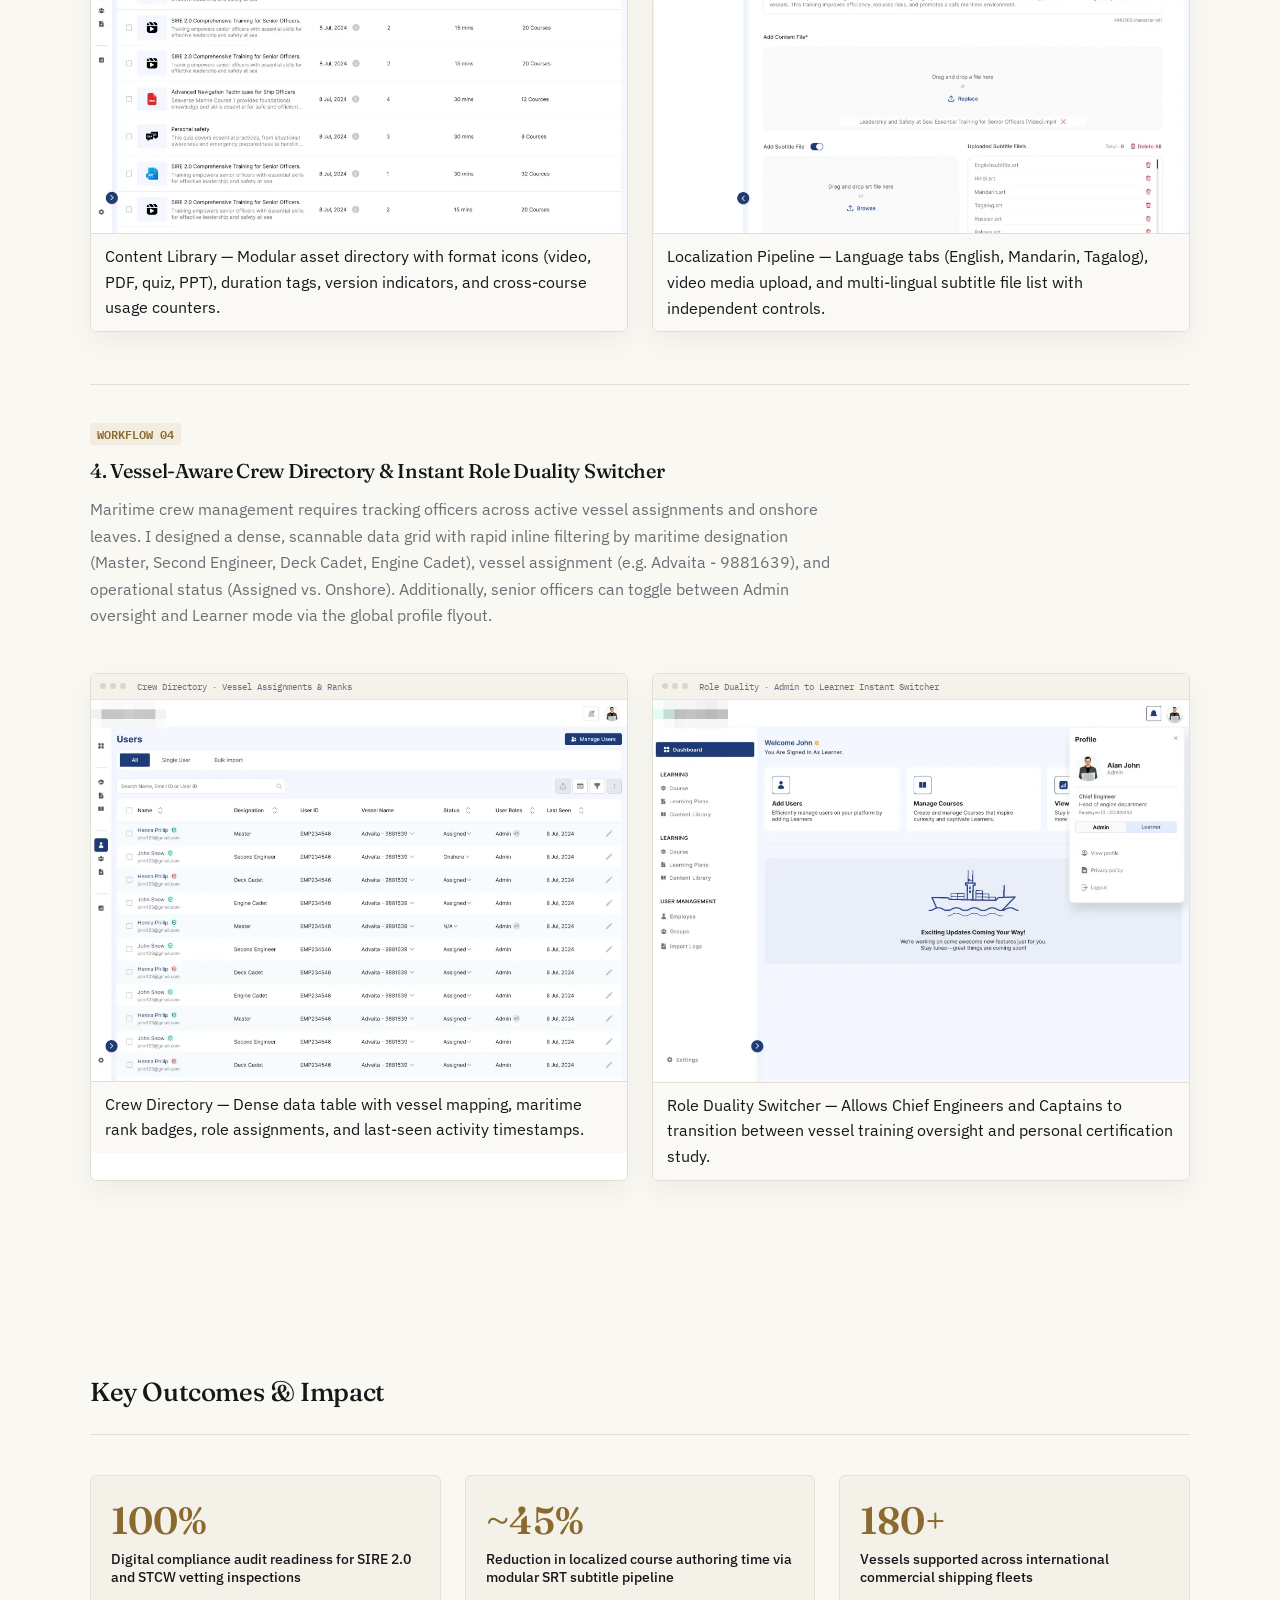
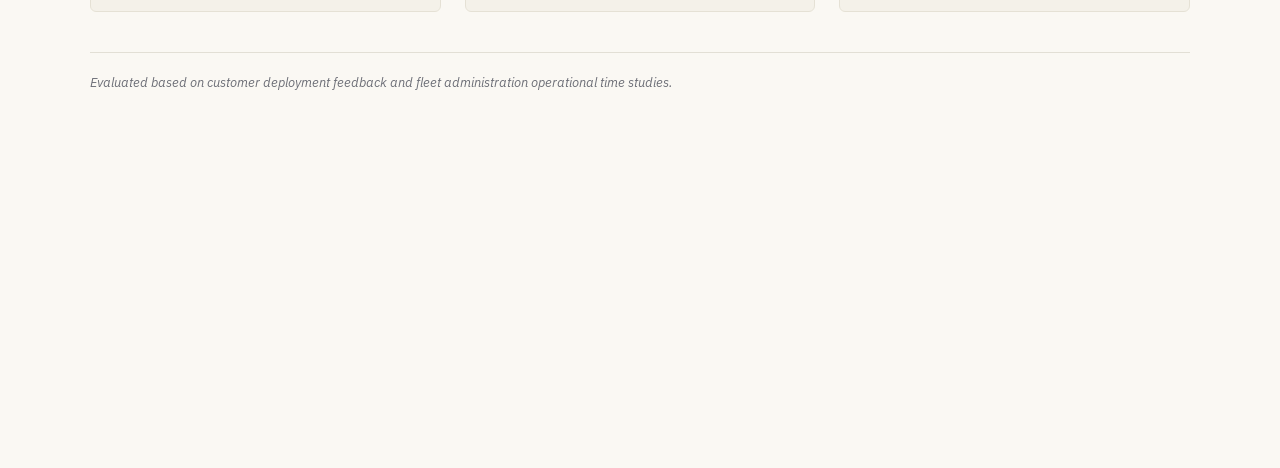
<file: seaverse.html>
<!DOCTYPE html>
<html lang="en">
<head>
<meta charset="UTF-8">
<meta name="viewport" content="width=device-width, initial-scale=1.0">
<title>Seaverse LMS — Subith M</title>
<meta name="description" content="Designing a dual-platform maritime LMS for global fleet operations &amp; crew compliance — a case study by Subith M, Senior UX / Product Designer.">
<meta property="og:type" content="website">
<meta property="og:title" content="Seaverse LMS — Subith M">
<meta property="og:description" content="Designing a dual-platform maritime LMS for global fleet operations &amp; crew compliance — a case study by Subith M, Senior UX / Product Designer.">
<meta property="og:url" content="https://subithprabhakar.github.io/subith-portfolio/seaverse.html">
<meta property="og:image" content="https://subithprabhakar.github.io/subith-portfolio/images/social-card.jpg">
<meta name="twitter:card" content="summary_large_image">
<link rel="stylesheet" href="style.css">
<script src="theme.js"></script>
<link rel="icon" href="favicon.svg" type="image/svg+xml">
<link rel="icon" href="favicon.png" sizes="192x192" type="image/png">
<link rel="apple-touch-icon" href="apple-touch-icon.png">
<meta name="theme-color" content="#FAF8F3">
</head>
<body>

<!-- Interactive Top Reading Progress Bar -->
<div id="progress-bar"></div>

<div class="wrap">
  <nav class="nav animate-fade-up">
    <a href="index.html" class="name">Subith M</a>
    <div class="nav-right">
      <button id="theme-toggle" class="theme-toggle-btn" aria-label="Toggle dark mode" title="Toggle dark mode">
        <svg class="sun-icon" viewBox="0 0 24 24" width="15" height="15" fill="none" stroke="currentColor" stroke-width="2"><circle cx="12" cy="12" r="5"/><path d="M12 1v2M12 21v2M4.22 4.22l1.42 1.42M18.36 18.36l1.42 1.42M1 12h2M21 12h2M4.22 19.78l1.42-1.42M18.36 5.64l1.42-1.42"/></svg>
        <svg class="moon-icon" viewBox="0 0 24 24" width="15" height="15" fill="none" stroke="currentColor" stroke-width="2"><path d="M21 12.79A9 9 0 1 1 11.21 3 7 7 0 0 0 21 12.79z"/></svg>
      </button>
      <button id="mobile-menu-btn" class="mobile-menu-btn" aria-label="Toggle navigation menu" aria-expanded="false">
        <span class="hamburger-line"></span>
        <span class="hamburger-line"></span>
        <span class="hamburger-line"></span>
      </button>
      <div class="links" id="nav-links">
        <div class="nav-accordion">
          <a href="index.html#work" class="desktop-work-link">Work</a>
          <button type="button" class="accordion-toggle-btn" aria-expanded="false">
            <span>Work</span>
            <svg class="chevron-icon" viewBox="0 0 24 24" width="18" height="18" fill="none" stroke="currentColor" stroke-width="2.2" stroke-linecap="round" stroke-linejoin="round"><polyline points="6 9 12 15 18 9"></polyline></svg>
          </button>
          <div class="nav-accordion-content">
            <a href="energy-etrm.html" class="sublink-item">
              <span class="sublink-title">Energy Utility ETRM</span>
              <span class="sublink-badge">Energy Trading &amp; Risk</span>
            </a>
            <a href="healthcare-outreach.html" class="sublink-item">
              <span class="sublink-title">Senior Care Services</span>
              <span class="sublink-badge">GovTech · Elder Care</span>
            </a>
            <a href="government-operations.html" class="sublink-item">
              <span class="sublink-title">Government Institution</span>
              <span class="sublink-badge">GovTech · Operations Governance</span>
            </a>
            <a href="itrack.html" class="sublink-item">
              <span class="sublink-title">iTrack</span>
              <span class="sublink-badge">Enterprise SaaS · SLA Governance</span>
            </a>
            <a href="seaverse.html" class="sublink-item">
              <span class="sublink-title">Seaverse</span>
              <span class="sublink-badge">EdTech · Maritime LMS</span>
            </a>
            <a href="sun-mobility.html" class="sublink-item">
              <span class="sublink-title">SUN Mobility</span>
              <span class="sublink-badge">EV Battery Swapping</span>
            </a>
            <a href="index.html#work" class="sublink-item sublink-all">
              <span class="sublink-title">View All Works →</span>
            </a>
          </div>
        </div>
        <a href="index.html#about" class="nav-link-item">About</a>
        <a href="Subith_M_Resume.pdf" target="_blank" rel="noopener noreferrer" class="nav-link-item">Resume</a>
        <a href="index.html#contact" class="nav-link-item">Contact</a>
      </div>
    </div>
  </nav>

  <!-- Sticky Back to Work Subnav -->
  <div class="case-subnav animate-fade-up">
    <a href="index.html" class="back-link">
      <svg viewBox="0 0 24 24" width="14" height="14" fill="none" stroke="currentColor" stroke-width="2.2" stroke-linecap="round" stroke-linejoin="round"><line x1="19" y1="12" x2="5" y2="12"></line><polyline points="12 19 5 12 12 5"></polyline></svg>
      <span>Back to work</span>
    </a>
  </div>

  <!-- Case Study Header -->
  <section class="cs-hero animate-fade-up delay-1">
    <div class="meta cs-meta">
      <span class="cs-meta-tag">EdTech &amp; Maritime LMS</span>
      <span class="dot">·</span>
      <span>Seaverse</span>
      <span class="dot">·</span>
      <span>2024</span>
      <span class="dot">·</span>
      <span>Lead Product Designer</span>
    </div>
    <h1>Designing a dual-platform maritime LMS for global fleet operations &amp; crew compliance</h1>
  </section>

  <!-- Multi-Screen Hero Showcase with Minor Floating Animations -->
  <div class="cs-hero-showcase animate-fade-up delay-2">
    <div class="showcase-stage">
      <!-- Base Layer Screen: Course Catalog Management -->
      <div class="showcase-screen-base">
        <div class="browser-header">
          <div class="browser-dots">
            <span class="browser-dot"></span>
            <span class="browser-dot"></span>
            <span class="browser-dot"></span>
          </div>
          <span class="browser-title-mini">Seaverse LMS · Course Catalog &amp; Certification Management</span>
        </div>
        <div class="browser-content">
          <img src="images/seaverse-admin-courses.webp" alt="Seaverse LMS Course Catalog showing maritime navigation courses and certifications">
        </div>
      </div>

      <!-- Floating Foreground Screen: Fleet Crew & User Management Table -->
      <div class="showcase-screen-float">
        <div class="browser-header" style="background: #EAE6DC;">
          <div class="browser-dots">
            <span class="browser-dot" style="background:#C4BFB2;"></span>
            <span class="browser-dot" style="background:#C4BFB2;"></span>
            <span class="browser-dot" style="background:#C4BFB2;"></span>
          </div>
          <span class="browser-title-mini" style="color: #1C2B45; font-weight: 500;">Fleet Crew Management · Vessel Assignments</span>
        </div>
        <div class="browser-content">
          <img src="images/seaverse-admin-users.webp" alt="Seaverse User Management table showing vessel assignments and maritime ranks" loading="lazy" decoding="async">
        </div>
      </div>

      <!-- Live Production Status Pill -->
      <div class="showcase-screen-pill">
        <span class="live-dot"></span>
        <span>ENTERPRISE LMS · FLEET TRAINING &amp; COMPLIANCE</span>
      </div>
    </div>
  </div>

  <!-- Context Section -->
  <section class="prose tight reveal" style="padding-top:0;">
    <h2>Context</h2>
    <p style="margin-top:14px;">Maritime shipping operations demand strict, continuous regulatory compliance (IMO, STCW, and SIRE 2.0 safety vetting). Seafaring crews—comprising Masters, Chief Engineers, Navigation Officers, and Cadets from across the globe—operate on extended sea voyages under low-bandwidth satellite connectivity, while shore-based technical superintendents and fleet managers oversee compliance from headquarters.</p>
    <p>Seaverse was engineered as an enterprise-grade maritime learning and crew compliance management ecosystem. The platform provides centralized curriculum authoring, dynamic learning plan rule engines, multi-lingual subtitle localization, fleet-wide crew provisioning, and audit-ready SIRE 2.0 vetting reporting.</p>
  </section>

  <!-- Problem Section -->
  <section class="prose tight reveal">
    <h2>The Challenge</h2>
    <p style="margin-top:14px;">Traditional maritime training relied on fragmented physical binders, disparate USB drives, and rigid SCORM packages that could not adapt when safety regulations or vessel equipment changed. Fleet operators needed a unified system capable of managing multi-lingual instructional media, tracking compliance across hundreds of ships, and providing seamless role duality for senior shipboard officers who manage training while completing their own certifications.</p>
  </section>

  <!-- Pull Quote -->
  <section class="tight reveal">
    <div class="pull">
      <p>Maritime training isn't just standard corporate HR learning—it's a critical safety barrier. If a navigation certification expires at sea, entire vessels can be detained at port.</p>
    </div>
  </section>

  <!-- Design Principles Section (Principles that guided decisions) -->
  <section class="cs-principles-section reveal">
    <span class="principles-eyebrow">DESIGN PRINCIPLES</span>
    <h2 class="principles-title">Principles that guided decisions</h2>

    <div class="principles-list">
      <div class="principle-row">
        <div class="principle-num">01</div>
        <div class="principle-body">
          <div class="principle-heading">Modular asset reusability</div>
          <p class="principle-desc">Separate raw media assets (videos, quizzes, documents) from structured courses so safety updates propagate across the entire fleet instantly.</p>
        </div>
      </div>

      <div class="principle-row">
        <div class="principle-num">02</div>
        <div class="principle-body">
          <div class="principle-heading">Zero-friction multi-lingual localization</div>
          <p class="principle-desc">Treat subtitles and language tracks as first-class modular layers, enabling global multi-national crews to learn in their native languages without duplicating curriculum trees.</p>
        </div>
      </div>

      <div class="principle-row">
        <div class="principle-num">03</div>
        <div class="principle-body">
          <div class="principle-heading">Vessel-centric crew hierarchy</div>
          <p class="principle-desc">Anchor user profiles directly to vessel assignments (e.g. Advaita), maritime ranks, and shore status, with instant duality switching between Admin oversight and Learner progression.</p>
        </div>
      </div>

      <div class="principle-row">
        <div class="principle-num">04</div>
        <div class="principle-body">
          <div class="principle-heading">Make compliance audit-ready at a glance</div>
          <p class="principle-desc">Structure tables, status indicators, and certification badges for rapid scanning during port inspections and SIRE 2.0 vetting reviews.</p>
        </div>
      </div>
    </div>
  </section>

  <!-- Enterprise Admin & Management Panel -->
  <section class="reveal" style="margin-top: 24px;">
    <div class="meta" style="margin-bottom: 12px;">
      <span class="cs-meta-tag" style="background: var(--navy-tint); color: var(--navy);">ENTERPRISE LMS ECOSYSTEM</span>
      <span class="dot">·</span>
      <span>FLEET OPERATIONS &amp; COMPLIANCE</span>
    </div>
    <h2 style="font-size: 34px; margin-bottom: 12px;">The Enterprise Admin Management Panel</h2>
    <p class="prose muted">The administrative command center provides fleet superintendents and training managers complete control over learning plans, compliance reporting, content localization, and crew provisioning.</p>

    <!-- SECTION 1: Automated Learning Plans & Dynamic Condition Engine -->
    <div class="decision reveal" style="margin-top: 48px;">
      <span class="split-tag">WORKFLOW 01</span>
      <h3>1. Automated Learning Plans &amp; Dynamic Assignment Rule Engine</h3>
      <p>Maritime regulations require specific training modules depending on a seafarer's rank, vessel class, and deployment state (onboard vs. onshore). I designed an automated Learning Plan engine that replaces manual enrollment spreadsheets with a dynamic rule builder. Administrators define logic triggers (e.g., <em>"Assign SIRE 2.0 Hardware Inspection course when Current Status is On-Board"</em>), which automatically enrolls eligible crew members and synchronizes progress in real time.</p>
    </div>

    <!-- Main Contained Learning Plan Master Screen -->
    <div class="screen-frame-browser screen-block contained reveal">
      <div class="browser-header">
        <div class="browser-dots">
          <span class="browser-dot"></span>
          <span class="browser-dot"></span>
          <span class="browser-dot"></span>
        </div>
        <span class="browser-title-mini">Learning Plan Master Directory · Active, Inactive, Draft Plans with Completion Tracking</span>
      </div>
      <div class="browser-content">
        <img src="images/seaverse-learning-plan-list.webp" alt="Seaverse Learning Plan Master list showing active plans, automatic enrollment tags, and progress bars" loading="lazy" decoding="async">
      </div>
      <div class="screen-caption" style="padding: 12px 16px; background: #FAF9F6; margin: 0; border-top: 1px solid var(--line);">
        Learning Plan Directory — Displays assignment type badges (Automatic, Everyone, Manual), author metadata, last-modified dates, and aggregate completion percentages.
      </div>
    </div>

    <!-- Compact Dual Sub-Screens for Learning Plan Workflow -->
    <div class="screens-grid-compact reveal-group">
      <figure class="screen-frame-browser">
        <div class="browser-header" style="background: #F4F2EB;">
          <div class="browser-dots">
            <span class="browser-dot"></span>
            <span class="browser-dot"></span>
            <span class="browser-dot"></span>
          </div>
          <span class="browser-title-mini">Rule Builder · Dynamic Status &amp; Rank Triggers</span>
        </div>
        <div class="browser-content">
          <img src="images/seaverse-learning-plan-conditions.webp" alt="Learning Plan Condition builder with status triggers and matching employee counts" loading="lazy" decoding="async">
        </div>
        <figcaption style="padding: 10px 14px; background: #FAF9F6; margin: 0; border-top: 1px solid var(--line);">
          Condition Builder — Logic engine evaluating employee criteria in real time (e.g., "815 employees currently meet this rule").
        </figcaption>
      </figure>

      <figure class="screen-frame-browser">
        <div class="browser-header" style="background: #F4F2EB;">
          <div class="browser-dots">
            <span class="browser-dot"></span>
            <span class="browser-dot"></span>
            <span class="browser-dot"></span>
          </div>
          <span class="browser-title-mini">Plan Audit · Individual Participant Roster Progress</span>
        </div>
        <div class="browser-content">
          <img src="images/seaverse-learning-plan-overview.webp" alt="Learning Plan Progress Overview showing overall progress, time spent, and participant roster" loading="lazy" decoding="async">
        </div>
        <figcaption style="padding: 10px 14px; background: #FAF9F6; margin: 0; border-top: 1px solid var(--line);">
          Roster Audit Overview — Tracks overall progress, participants completed, total study hours (1h 10m), and individual crew statuses.
        </figcaption>
      </figure>
    </div>

    <!-- SECTION 2: Custom Compliance Reporting Engine (Modal-Aside Layered Layout) -->
    <div class="decision reveal" style="margin-top: 48px;">
      <span class="split-tag" style="background: var(--teal-tint); color: var(--teal-accent);">WORKFLOW 02</span>
      <h3>2. Custom Compliance Reporting &amp; Audit Trail Export</h3>
      <p>Port State Control officers and maritime vetting inspectors require instant, verifiable proof of crew training compliance. I designed a multifaceted Custom Report generator allowing superintendents to slice training data across custom date ranges, specific vessel types (Gas Carriers, Tankers, Bulk Carriers), vessel names, maritime designations, and report categories (Enrollment Reports vs. Quiz Scorecards) with direct CSV export capabilities.</p>
    </div>

    <!-- Modal-Aside Layered Composition for Custom Reports -->
    <div class="modal-aside-composition reveal">
      <!-- Background Screen: Generated Reports Ledger Table -->
      <div class="modal-back-screen">
        <div class="browser-header">
          <div class="browser-dots">
            <span class="browser-dot"></span>
            <span class="browser-dot"></span>
            <span class="browser-dot"></span>
          </div>
          <span class="browser-title-mini">Custom Reports · Generated Compliance Ledger</span>
        </div>
        <img src="images/seaverse-custom-reports-ledger.webp" alt="Seaverse Custom Reports Ledger showing historical generated reports and download triggers" loading="lazy" decoding="async">
      </div>

      <!-- Foreground Floating Modal: Custom Report Filter Generator -->
      <div class="modal-floating-card" style="width: 52%; right: 24px; bottom: 20px;">
        <div class="browser-header" style="background: #EAE6DC;">
          <div class="browser-dots">
            <span class="browser-dot" style="background:#C4BFB2;"></span>
            <span class="browser-dot" style="background:#C4BFB2;"></span>
            <span class="browser-dot" style="background:#C4BFB2;"></span>
          </div>
          <span class="browser-title-mini" style="color: #1C2B45; font-weight: 600;">Generate New Custom Report</span>
        </div>
        <img src="images/seaverse-custom-report-modal.webp" alt="Generate New Custom Report Modal with date range, vessel type, and designation filters" loading="lazy" decoding="async">
      </div>
    </div>
    <div class="screen-caption" style="margin-top: -36px; margin-bottom: 56px;">
      Custom Report Generator — Multi-parameter query builder (Date ranges, course names, vessel types, designations) layered over the historical audit export ledger.
    </div>

    <!-- SECTION 3: Modular Content Library & Multi-Lingual Subtitle Pipeline -->
    <div class="decision reveal">
      <span class="split-tag">WORKFLOW 03</span>
      <h3>3. Multi-Format Content Library &amp; Multi-Lingual Subtitle Management</h3>
      <p>Maritime crews represent diverse linguistic backgrounds (Tagalog, Hindi, Mandarin, Russian, Bahasa, English). Rather than duplicating full courses per language, the platform decouples video assets from their subtitle tracks. Administrators upload high-definition instructional videos once and manage synchronized SRT subtitle files across multiple languages with granular upload and removal controls.</p>
    </div>

    <div class="screens-grid-compact reveal-group">
      <figure class="screen-frame-browser">
        <div class="browser-header" style="background: #F4F2EB;">
          <div class="browser-dots">
            <span class="browser-dot"></span>
            <span class="browser-dot"></span>
            <span class="browser-dot"></span>
          </div>
          <span class="browser-title-mini">Content Library · Modular Asset Directory</span>
        </div>
        <div class="browser-content">
          <img src="images/seaverse-admin-content-library.webp" alt="Seaverse Content Library showing published modular assets, formats, versions, and course usage" loading="lazy" decoding="async">
        </div>
        <figcaption style="padding: 10px 14px; background: #FAF9F6; margin: 0; border-top: 1px solid var(--line);">
          Content Library — Modular asset directory with format icons (video, PDF, quiz, PPT), duration tags, version indicators, and cross-course usage counters.
        </figcaption>
      </figure>

      <figure class="screen-frame-browser">
        <div class="browser-header" style="background: #F4F2EB;">
          <div class="browser-dots">
            <span class="browser-dot"></span>
            <span class="browser-dot"></span>
            <span class="browser-dot"></span>
          </div>
          <span class="browser-title-mini">Add Content · Multi-Lingual SRT Subtitle Pipeline</span>
        </div>
        <div class="browser-content">
          <img src="images/seaverse-admin-add-content.webp" alt="Add New Content form with language tabs and multi-language SRT subtitle file list" loading="lazy" decoding="async">
        </div>
        <figcaption style="padding: 10px 14px; background: #FAF9F6; margin: 0; border-top: 1px solid var(--line);">
          Localization Pipeline — Language tabs (English, Mandarin, Tagalog), video media upload, and multi-lingual subtitle file list with independent controls.
        </figcaption>
      </figure>
    </div>

    <!-- SECTION 4: Vessel-Aware Crew Directory & Instant Role Duality -->
    <div class="decision reveal">
      <span class="split-tag" style="background: var(--brass-tint); color: var(--brass);">WORKFLOW 04</span>
      <h3>4. Vessel-Aware Crew Directory &amp; Instant Role Duality Switcher</h3>
      <p>Maritime crew management requires tracking officers across active vessel assignments and onshore leaves. I designed a dense, scannable data grid with rapid inline filtering by maritime designation (Master, Second Engineer, Deck Cadet, Engine Cadet), vessel assignment (e.g. Advaita - 9881639), and operational status (Assigned vs. Onshore). Additionally, senior officers can toggle between Admin oversight and Learner mode via the global profile flyout.</p>
    </div>

    <div class="screens-grid-compact reveal-group">
      <figure class="screen-frame-browser">
        <div class="browser-header" style="background: #F4F2EB;">
          <div class="browser-dots">
            <span class="browser-dot"></span>
            <span class="browser-dot"></span>
            <span class="browser-dot"></span>
          </div>
          <span class="browser-title-mini">Crew Directory · Vessel Assignments &amp; Ranks</span>
        </div>
        <div class="browser-content">
          <img src="images/seaverse-admin-users.webp" alt="Seaverse User Management table showing vessel assignments and maritime ranks" loading="lazy" decoding="async">
        </div>
        <figcaption style="padding: 10px 14px; background: #FAF9F6; margin: 0; border-top: 1px solid var(--line);">
          Crew Directory — Dense data table with vessel mapping, maritime rank badges, role assignments, and last-seen activity timestamps.
        </figcaption>
      </figure>

      <figure class="screen-frame-browser">
        <div class="browser-header" style="background: #F4F2EB;">
          <div class="browser-dots">
            <span class="browser-dot"></span>
            <span class="browser-dot"></span>
            <span class="browser-dot"></span>
          </div>
          <span class="browser-title-mini">Role Duality · Admin to Learner Instant Switcher</span>
        </div>
        <div class="browser-content">
          <img src="images/seaverse-admin-dashboard.webp" alt="Seaverse Admin Dashboard with profile switcher flyout showing Admin vs Learner toggle" loading="lazy" decoding="async">
        </div>
        <figcaption style="padding: 10px 14px; background: #FAF9F6; margin: 0; border-top: 1px solid var(--line);">
          Role Duality Switcher — Allows Chief Engineers and Captains to transition between vessel training oversight and personal certification study.
        </figcaption>
      </figure>
    </div>
  </section>

  <!-- Outcome Section -->
  <section class="reveal">
    <h2 style="margin-bottom:4px;">Key Outcomes &amp; Impact</h2>
    <div class="outcomes reveal-group" style="margin-top:24px;">
      <div class="outcome-stat">
        <div class="num">100%</div>
        <div class="label">Digital compliance audit readiness for SIRE 2.0 and STCW vetting inspections</div>
      </div>
      <div class="outcome-stat">
        <div class="num">~45%</div>
        <div class="label">Reduction in localized course authoring time via modular SRT subtitle pipeline</div>
      </div>
      <div class="outcome-stat">
        <div class="num">180+</div>
        <div class="label">Vessels supported across international commercial shipping fleets</div>
      </div>
    </div>
    <p class="outcome-note">Evaluated based on customer deployment feedback and fleet administration operational time studies.</p>
  </section>

  <!-- Bottom Case Study Navigation -->
  <div class="cs-nav-bottom reveal">
    <a href="index.html#work">← Back to all selected work</a>
    <a href="itrack.html">View Next: iTrack SLA Governance →</a>
  </div>

  <footer id="contact" class="reveal">
    <div class="row">
      <div>© 2026 Subith M</div>
      <div style="display:flex;gap:24px;">
        <a href="mailto:text2subith@gmail.com">Email</a>
        <a href="https://www.linkedin.com/in/subith-m-20b82a1b3" target="_blank" rel="noopener noreferrer">LinkedIn</a>
        <a href="Subith_M_Resume.pdf" target="_blank" rel="noopener noreferrer">Resume</a>
      </div>
    </div>
  </footer>
</div>

<script>
  // Top Reading Progress Bar Calculation
  window.addEventListener('scroll', () => {
    const winScroll = document.documentElement.scrollTop || document.body.scrollTop;
    const height = document.documentElement.scrollHeight - document.documentElement.clientHeight;
    const scrolled = (winScroll / height) * 100;
    const progressBar = document.getElementById('progress-bar');
    if (progressBar) {
      progressBar.style.width = scrolled + '%';
    }
  });

  // Scroll reveal with IntersectionObserver
  document.addEventListener('DOMContentLoaded', () => {
    const reveals = document.querySelectorAll('.reveal, .reveal-group');
    if ('IntersectionObserver' in window) {
      const observer = new IntersectionObserver((entries) => {
        entries.forEach((entry) => {
          if (entry.isIntersecting) {
            entry.target.classList.add('is-visible');
            observer.unobserve(entry.target);
          }
        });
      }, {
        threshold: 0.1,
        rootMargin: '0px 0px -40px 0px'
      });
      reveals.forEach((el) => observer.observe(el));
    } else {
      reveals.forEach((el) => el.classList.add('is-visible'));
    }
  });
</script>

<script src="cursor.js"></script>
</body>
</html>
</file>
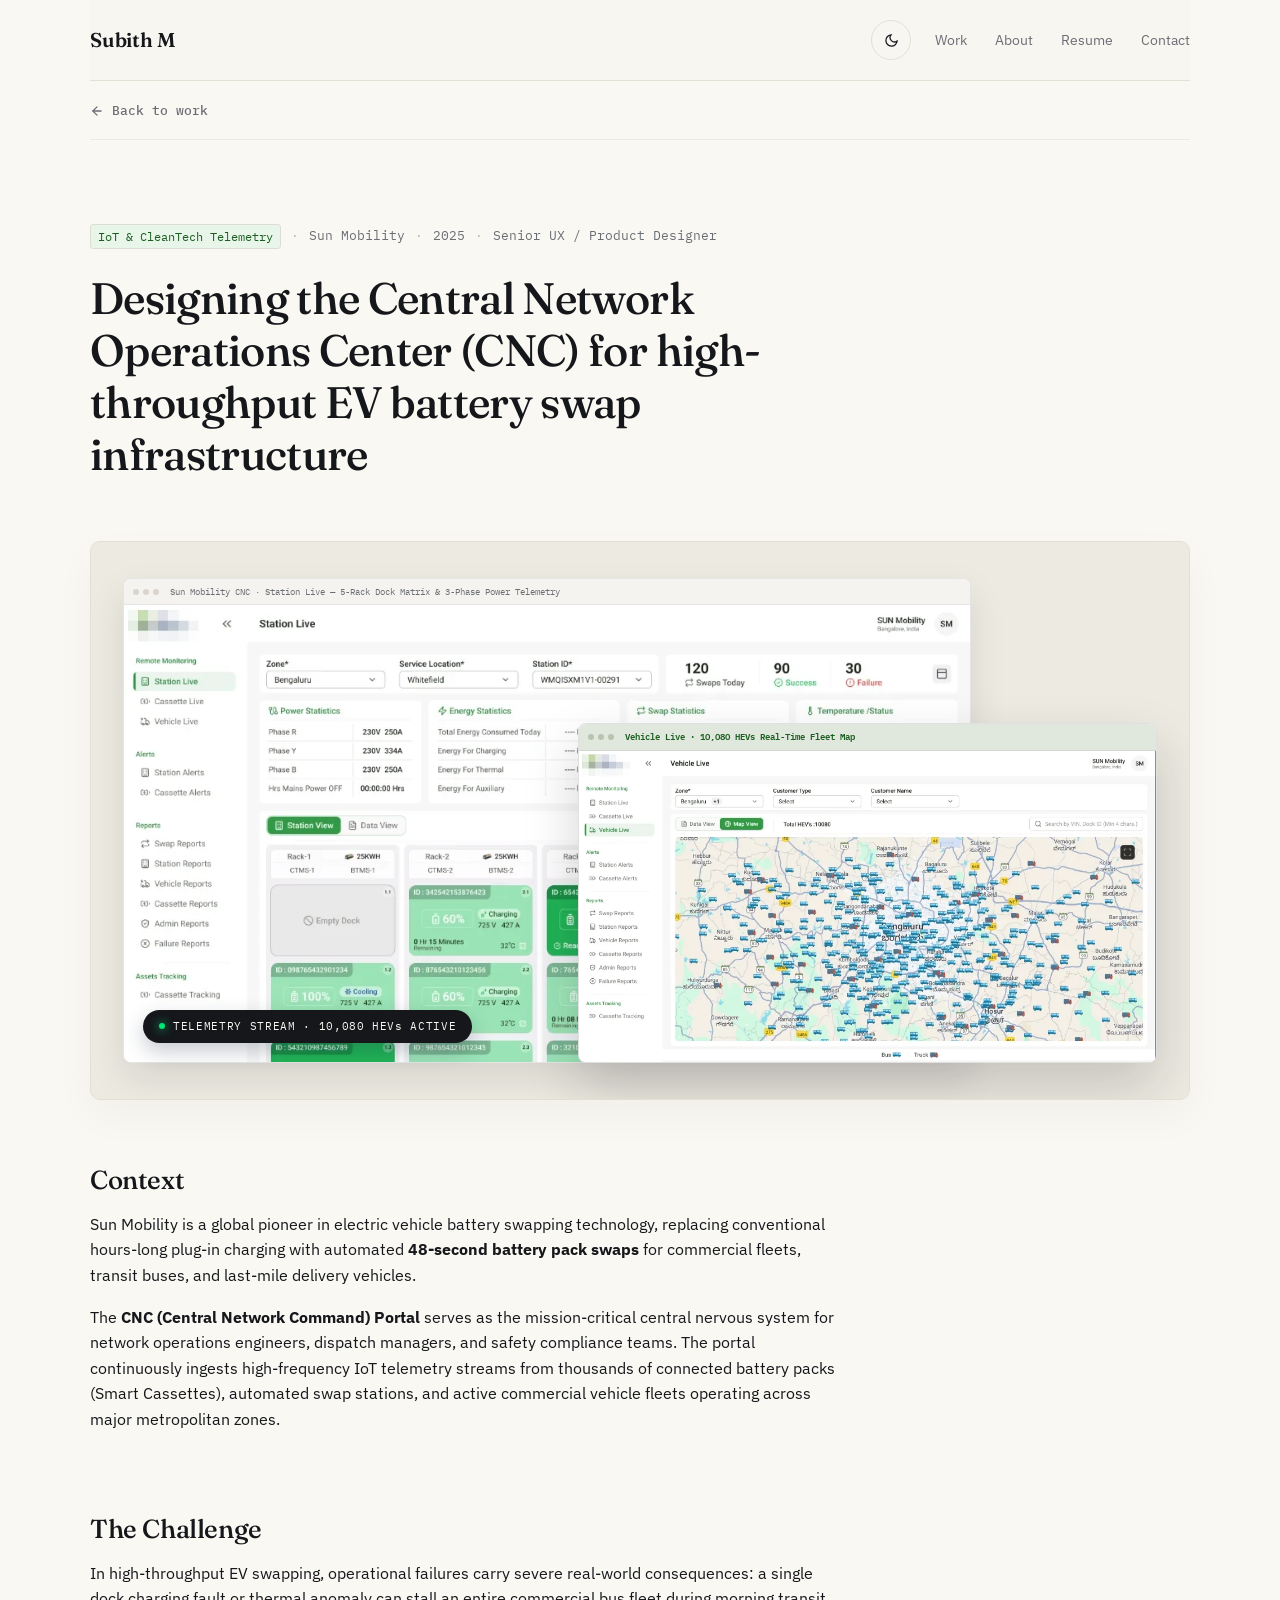
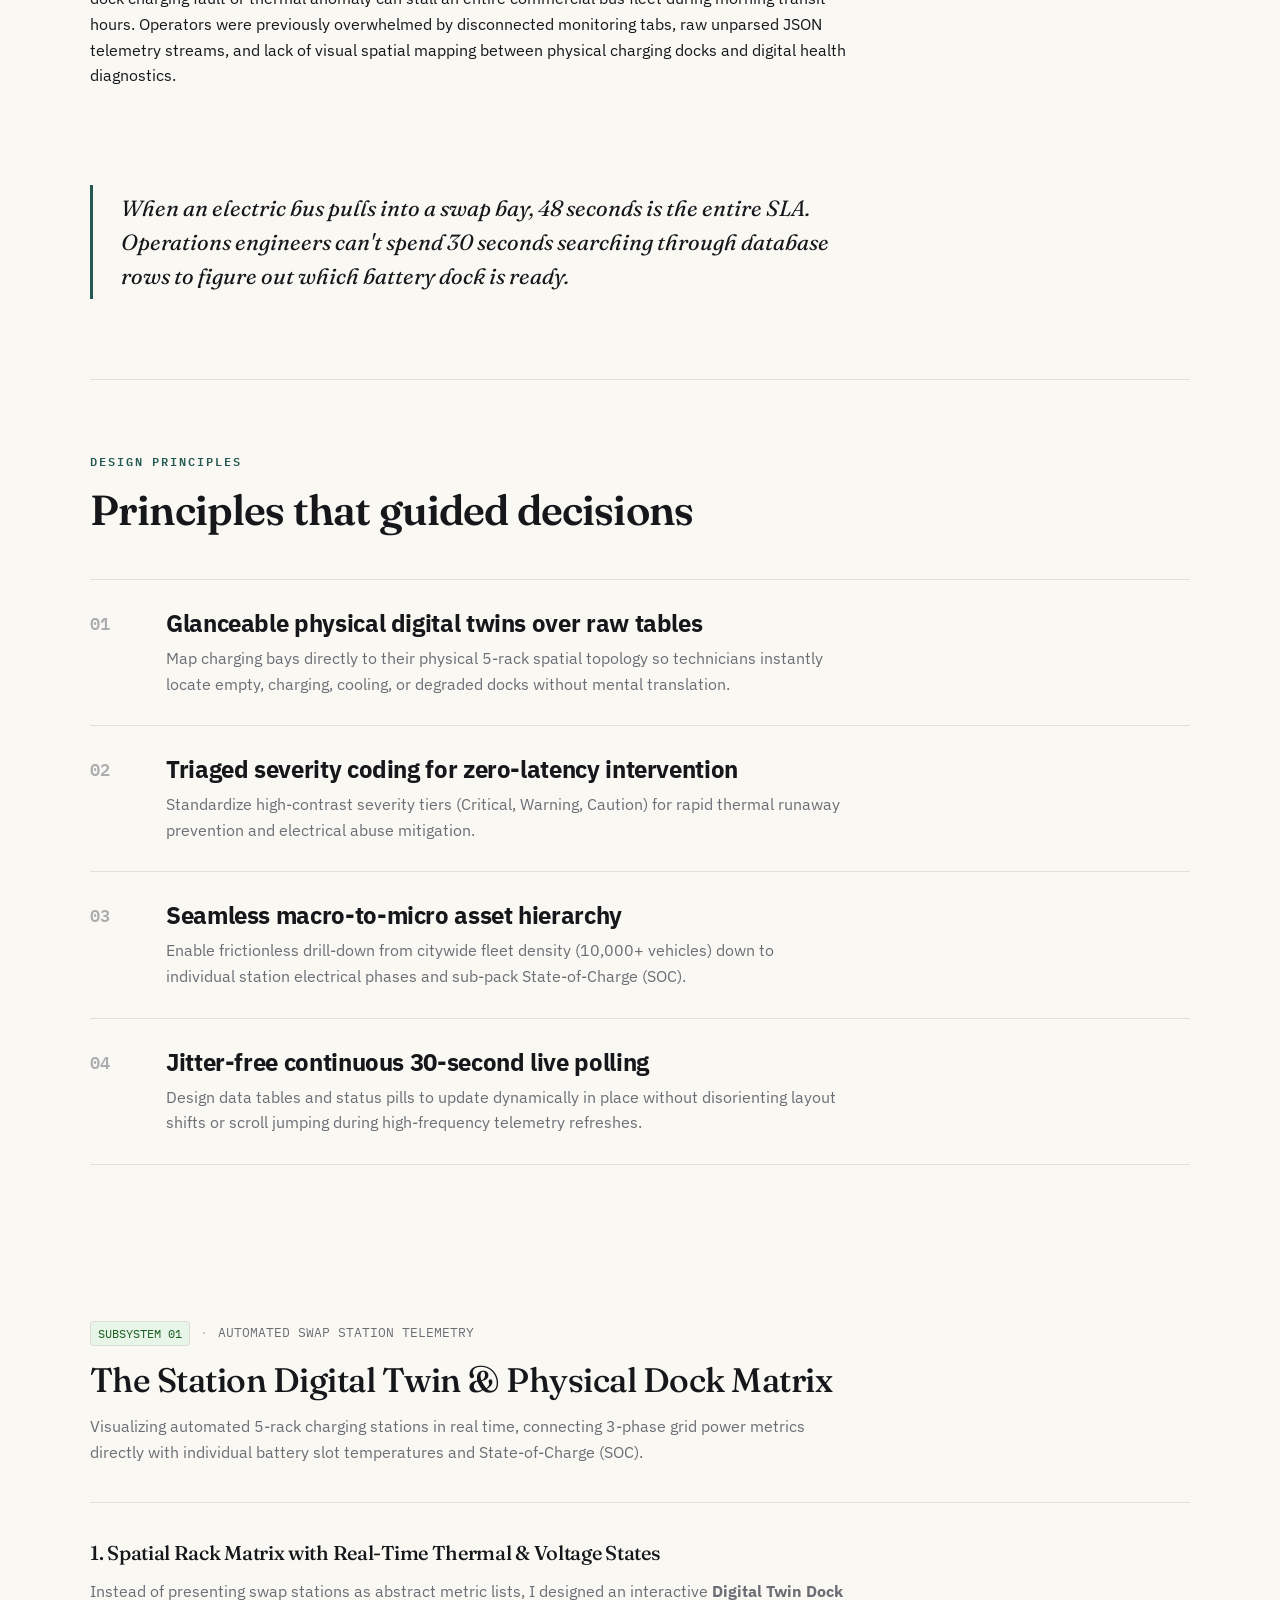
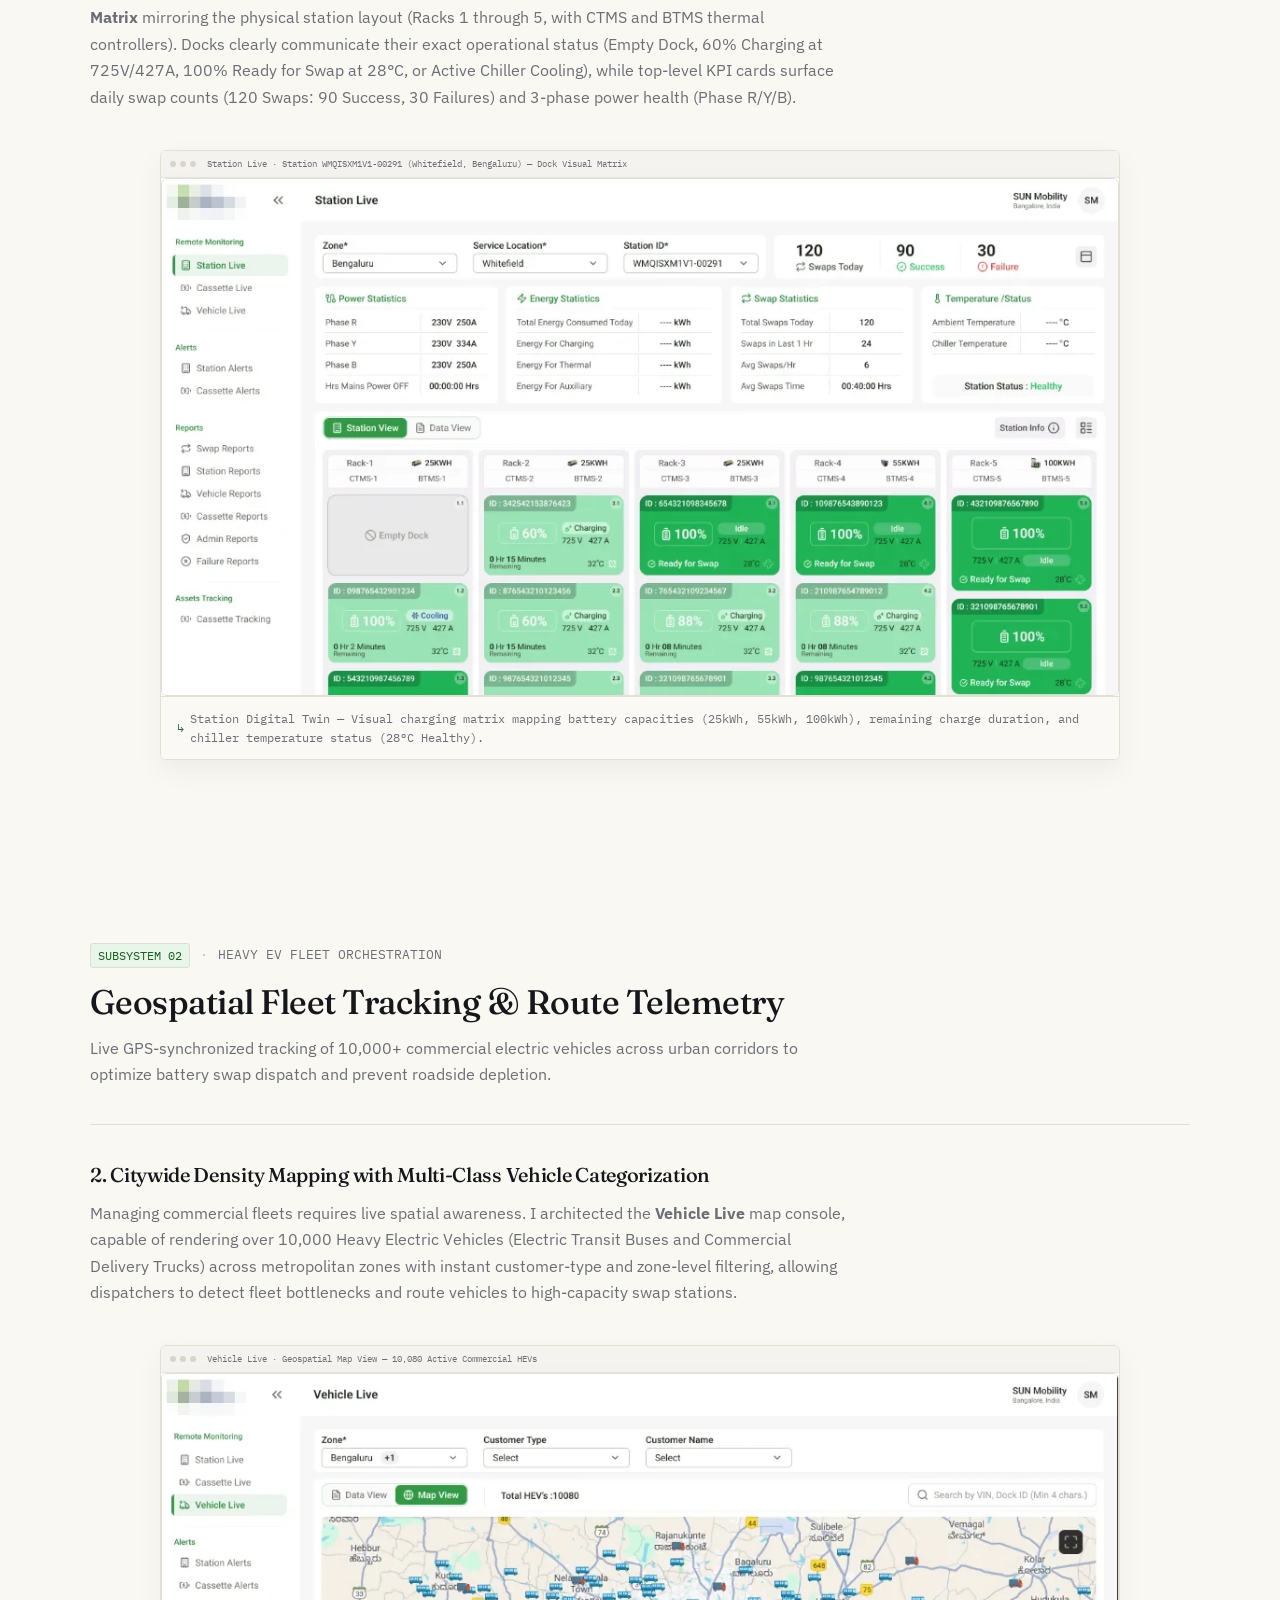
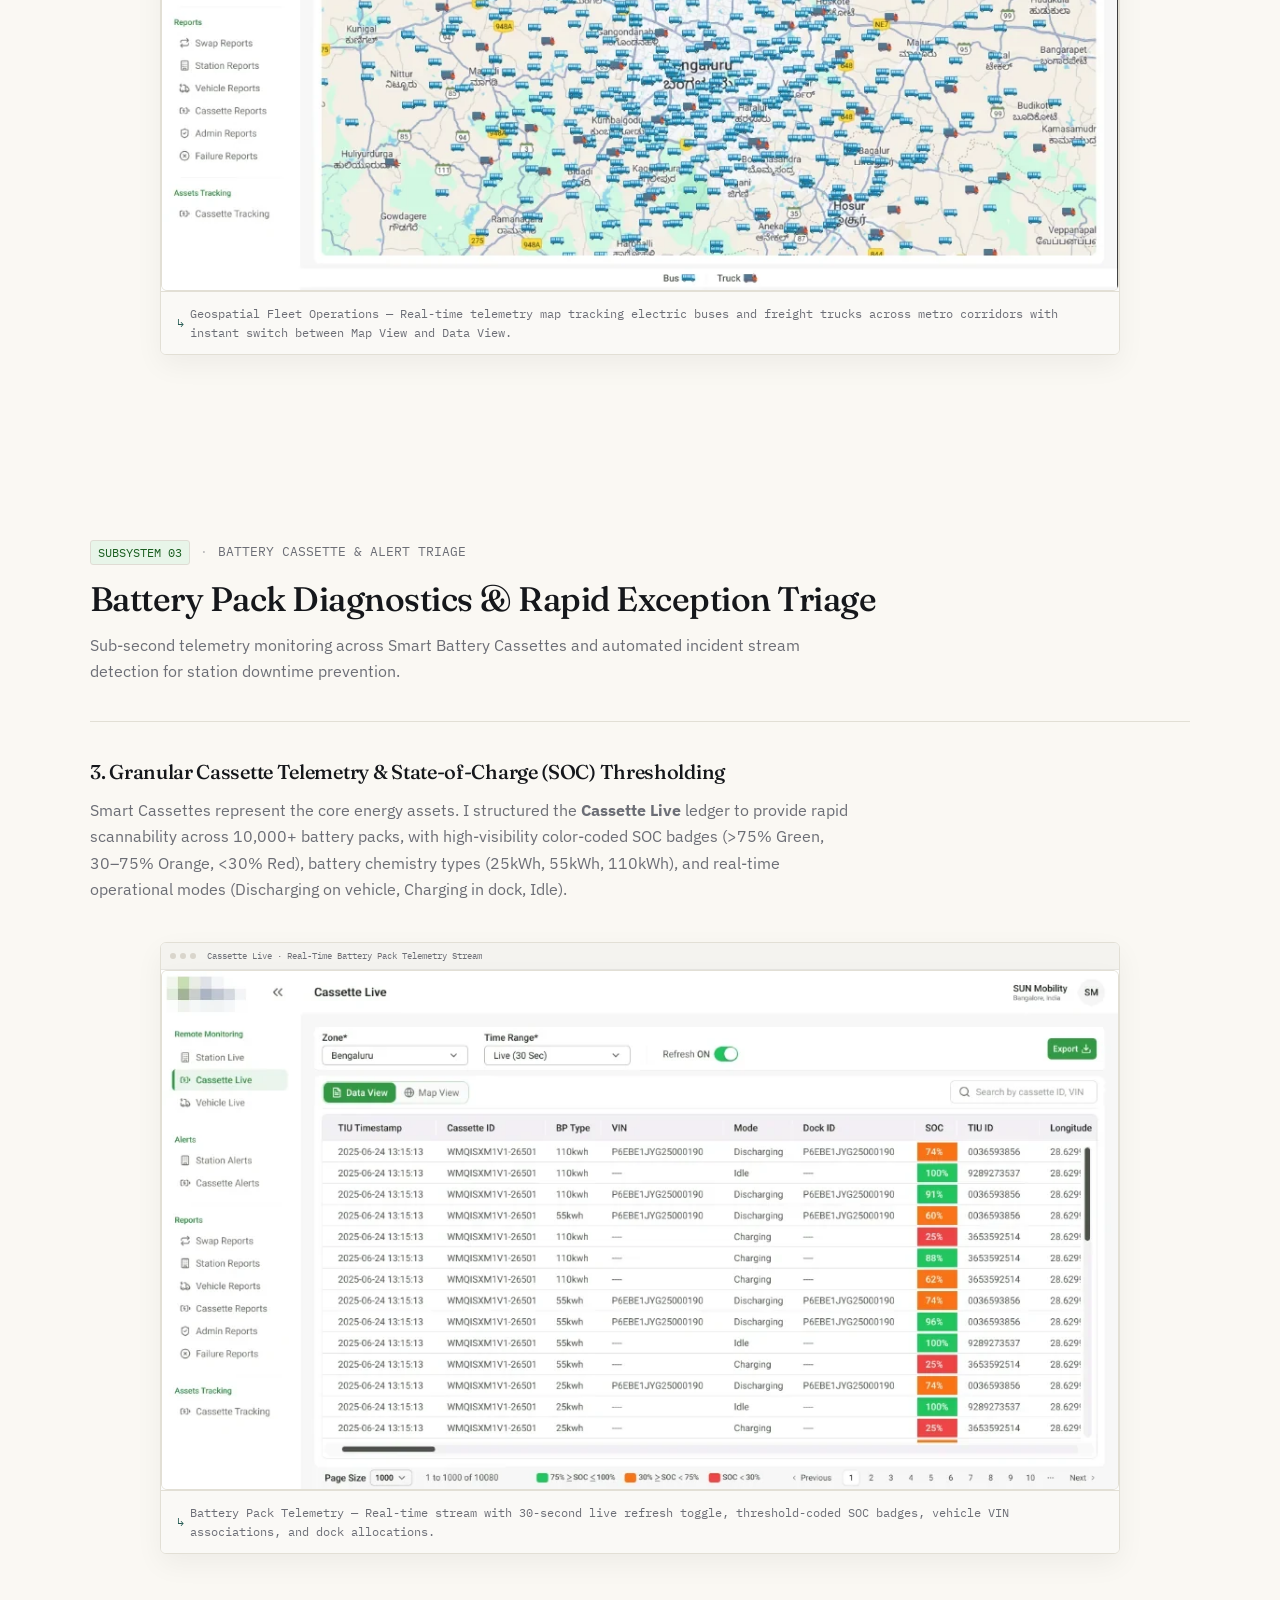
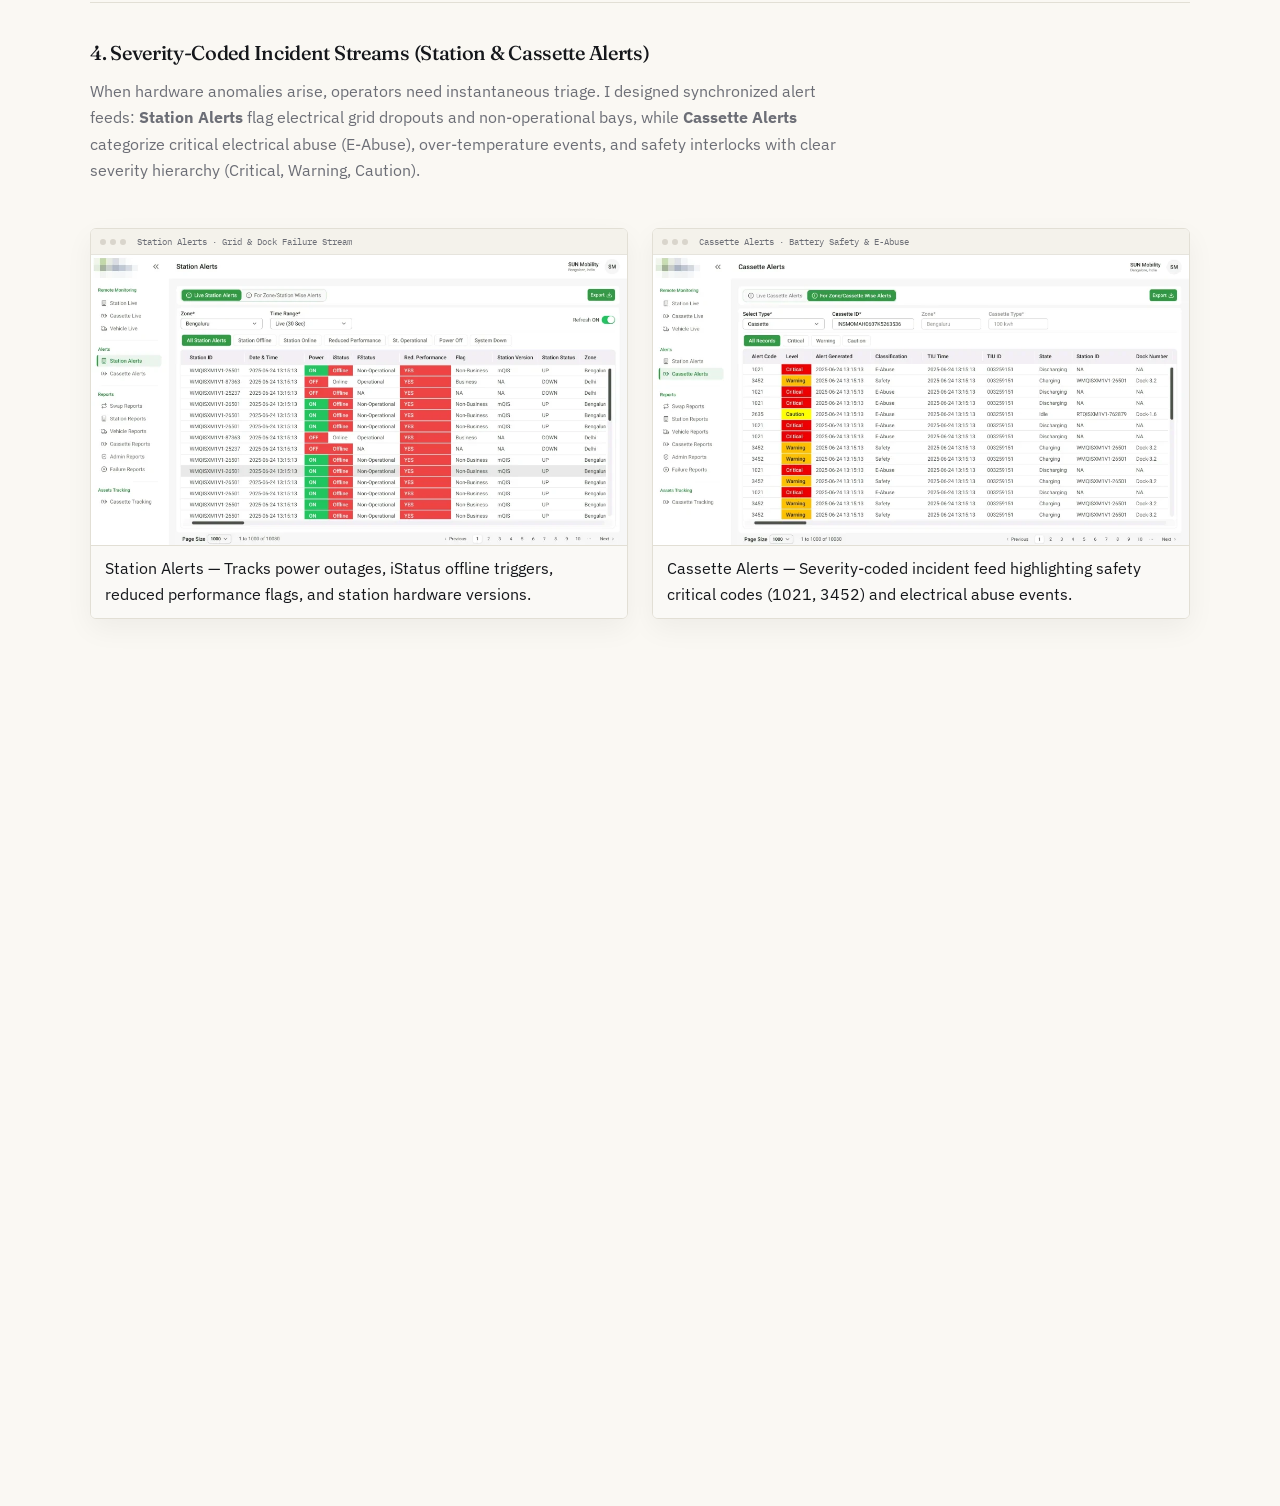
<file: sun-mobility.html>
<!DOCTYPE html>
<html lang="en">
<head>
<meta charset="UTF-8">
<meta name="viewport" content="width=device-width, initial-scale=1.0">
<title>Sun Mobility CNC Portal — Subith M</title>
<meta name="description" content="Designing the Central Network Operations Center (CNC) for high-throughput EV battery swap infrastructure — a case study by Subith M, Senior UX / Product Designer.">
<meta property="og:type" content="website">
<meta property="og:title" content="Sun Mobility CNC Portal — Subith M">
<meta property="og:description" content="Designing the Central Network Operations Center (CNC) for high-throughput EV battery swap infrastructure — a case study by Subith M, Senior UX / Product Designer.">
<meta property="og:url" content="https://subithprabhakar.github.io/subith-portfolio/sun-mobility.html">
<meta property="og:image" content="https://subithprabhakar.github.io/subith-portfolio/images/social-card.jpg">
<meta name="twitter:card" content="summary_large_image">
<link rel="stylesheet" href="style.css">
<script src="theme.js"></script>
<link rel="icon" href="favicon.svg" type="image/svg+xml">
<link rel="icon" href="favicon.png" sizes="192x192" type="image/png">
<link rel="apple-touch-icon" href="apple-touch-icon.png">
<meta name="theme-color" content="#FAF8F3">
</head>
<body>

<!-- Interactive Top Reading Progress Bar -->
<div id="progress-bar"></div>

<div class="wrap">
  <nav class="nav animate-fade-up">
    <a href="index.html" class="name">Subith M</a>
    <div class="nav-right">
      <button id="theme-toggle" class="theme-toggle-btn" aria-label="Toggle dark mode" title="Toggle dark mode">
        <svg class="sun-icon" viewBox="0 0 24 24" width="15" height="15" fill="none" stroke="currentColor" stroke-width="2"><circle cx="12" cy="12" r="5"/><path d="M12 1v2M12 21v2M4.22 4.22l1.42 1.42M18.36 18.36l1.42 1.42M1 12h2M21 12h2M4.22 19.78l1.42-1.42M18.36 5.64l1.42-1.42"/></svg>
        <svg class="moon-icon" viewBox="0 0 24 24" width="15" height="15" fill="none" stroke="currentColor" stroke-width="2"><path d="M21 12.79A9 9 0 1 1 11.21 3 7 7 0 0 0 21 12.79z"/></svg>
      </button>
      <button id="mobile-menu-btn" class="mobile-menu-btn" aria-label="Toggle navigation menu" aria-expanded="false">
        <span class="hamburger-line"></span>
        <span class="hamburger-line"></span>
        <span class="hamburger-line"></span>
      </button>
      <div class="links" id="nav-links">
        <div class="nav-accordion">
          <a href="index.html#work" class="desktop-work-link">Work</a>
          <button type="button" class="accordion-toggle-btn" aria-expanded="false">
            <span>Work</span>
            <svg class="chevron-icon" viewBox="0 0 24 24" width="18" height="18" fill="none" stroke="currentColor" stroke-width="2.2" stroke-linecap="round" stroke-linejoin="round"><polyline points="6 9 12 15 18 9"></polyline></svg>
          </button>
          <div class="nav-accordion-content">
            <a href="energy-etrm.html" class="sublink-item">
              <span class="sublink-title">Energy Utility ETRM</span>
              <span class="sublink-badge">Energy Trading &amp; Risk</span>
            </a>
            <a href="healthcare-outreach.html" class="sublink-item">
              <span class="sublink-title">Senior Care Services</span>
              <span class="sublink-badge">GovTech · Elder Care</span>
            </a>
            <a href="government-operations.html" class="sublink-item">
              <span class="sublink-title">Government Institution</span>
              <span class="sublink-badge">GovTech · Operations Governance</span>
            </a>
            <a href="itrack.html" class="sublink-item">
              <span class="sublink-title">iTrack</span>
              <span class="sublink-badge">Enterprise SaaS · SLA Governance</span>
            </a>
            <a href="seaverse.html" class="sublink-item">
              <span class="sublink-title">Seaverse</span>
              <span class="sublink-badge">EdTech · Maritime LMS</span>
            </a>
            <a href="sun-mobility.html" class="sublink-item">
              <span class="sublink-title">SUN Mobility</span>
              <span class="sublink-badge">EV Battery Swapping</span>
            </a>
            <a href="index.html#work" class="sublink-item sublink-all">
              <span class="sublink-title">View All Works →</span>
            </a>
          </div>
        </div>
        <a href="index.html#about" class="nav-link-item">About</a>
        <a href="Subith_M_Resume.pdf" target="_blank" rel="noopener noreferrer" class="nav-link-item">Resume</a>
        <a href="index.html#contact" class="nav-link-item">Contact</a>
      </div>
    </div>
  </nav>

  <!-- Sticky Back to Work Subnav -->
  <div class="case-subnav animate-fade-up">
    <a href="index.html" class="back-link">
      <svg viewBox="0 0 24 24" width="14" height="14" fill="none" stroke="currentColor" stroke-width="2.2" stroke-linecap="round" stroke-linejoin="round"><line x1="19" y1="12" x2="5" y2="12"></line><polyline points="12 19 5 12 12 5"></polyline></svg>
      <span>Back to work</span>
    </a>
  </div>

  <!-- Case Study Header -->
  <section class="cs-hero animate-fade-up delay-1">
    <div class="meta cs-meta">
      <span class="cs-meta-tag" style="background: #E8F5E9; color: #1B5E20;">IoT &amp; CleanTech Telemetry</span>
      <span class="dot">·</span>
      <span>Sun Mobility</span>
      <span class="dot">·</span>
      <span>2025</span>
      <span class="dot">·</span>
      <span>Senior UX / Product Designer</span>
    </div>
    <h1>Designing the Central Network Operations Center (CNC) for high-throughput EV battery swap infrastructure</h1>
  </section>

  <!-- Multi-Screen Hero Showcase with Minor Floating Animations -->
  <div class="cs-hero-showcase animate-fade-up delay-2">
    <div class="showcase-stage">
      <!-- Base Layer Screen: Station Live Dock Matrix & Power Stats -->
      <div class="showcase-screen-base">
        <div class="browser-header">
          <div class="browser-dots">
            <span class="browser-dot"></span>
            <span class="browser-dot"></span>
            <span class="browser-dot"></span>
          </div>
          <span class="browser-title-mini">Sun Mobility CNC · Station Live — 5-Rack Dock Matrix &amp; 3-Phase Power Telemetry</span>
        </div>
        <div class="browser-content">
          <img src="images/sun-mobility-station-live.webp" alt="Sun Mobility Station Live Dock Matrix showing 5-rack charging bays and power statistics">
        </div>
      </div>

      <!-- Floating Foreground Screen: Vehicle Live Geospatial Fleet Map -->
      <div class="showcase-screen-float" style="width: 56%; right: 0; bottom: 0;">
        <div class="browser-header" style="background: #E0E7DC;">
          <div class="browser-dots">
            <span class="browser-dot" style="background:#B6C4B0;"></span>
            <span class="browser-dot" style="background:#B6C4B0;"></span>
            <span class="browser-dot" style="background:#B6C4B0;"></span>
          </div>
          <span class="browser-title-mini" style="color: #1B5E20; font-weight: 600;">Vehicle Live · 10,080 HEVs Real-Time Fleet Map</span>
        </div>
        <div class="browser-content">
          <img src="images/sun-mobility-vehicle-live.webp" alt="Sun Mobility Vehicle Live geospatial map tracking 10,080 electric buses and commercial trucks" loading="lazy" decoding="async">
        </div>
      </div>

      <!-- Live Telemetry Status Pill -->
      <div class="showcase-screen-pill" style="background: #15171B;">
        <span class="live-dot" style="background: #00E676; box-shadow: 0 0 10px #00E676;"></span>
        <span>TELEMETRY STREAM · 10,080 HEVs ACTIVE</span>
      </div>
    </div>
  </div>

  <!-- Context Section -->
  <section class="prose tight reveal" style="padding-top:0;">
    <h2>Context</h2>
    <p style="margin-top:14px;">Sun Mobility is a global pioneer in electric vehicle battery swapping technology, replacing conventional hours-long plug-in charging with automated <strong>48-second battery pack swaps</strong> for commercial fleets, transit buses, and last-mile delivery vehicles.</p>
    <p>The <strong>CNC (Central Network Command) Portal</strong> serves as the mission-critical central nervous system for network operations engineers, dispatch managers, and safety compliance teams. The portal continuously ingests high-frequency IoT telemetry streams from thousands of connected battery packs (Smart Cassettes), automated swap stations, and active commercial vehicle fleets operating across major metropolitan zones.</p>
  </section>

  <!-- Problem Section -->
  <section class="prose tight reveal">
    <h2>The Challenge</h2>
    <p style="margin-top:14px;">In high-throughput EV swapping, operational failures carry severe real-world consequences: a single dock charging fault or thermal anomaly can stall an entire commercial bus fleet during morning transit hours. Operators were previously overwhelmed by disconnected monitoring tabs, raw unparsed JSON telemetry streams, and lack of visual spatial mapping between physical charging docks and digital health diagnostics.</p>
  </section>

  <!-- Pull Quote -->
  <section class="tight reveal">
    <div class="pull" style="border-left-color: #235952;">
      <p>When an electric bus pulls into a swap bay, 48 seconds is the entire SLA. Operations engineers can't spend 30 seconds searching through database rows to figure out which battery dock is ready.</p>
    </div>
  </section>

  <!-- Design Principles Section (Principles that guided decisions) -->
  <section class="cs-principles-section reveal">
    <span class="principles-eyebrow">DESIGN PRINCIPLES</span>
    <h2 class="principles-title">Principles that guided decisions</h2>

    <div class="principles-list">
      <div class="principle-row">
        <div class="principle-num">01</div>
        <div class="principle-body">
          <div class="principle-heading">Glanceable physical digital twins over raw tables</div>
          <p class="principle-desc">Map charging bays directly to their physical 5-rack spatial topology so technicians instantly locate empty, charging, cooling, or degraded docks without mental translation.</p>
        </div>
      </div>

      <div class="principle-row">
        <div class="principle-num">02</div>
        <div class="principle-body">
          <div class="principle-heading">Triaged severity coding for zero-latency intervention</div>
          <p class="principle-desc">Standardize high-contrast severity tiers (Critical, Warning, Caution) for rapid thermal runaway prevention and electrical abuse mitigation.</p>
        </div>
      </div>

      <div class="principle-row">
        <div class="principle-num">03</div>
        <div class="principle-body">
          <div class="principle-heading">Seamless macro-to-micro asset hierarchy</div>
          <p class="principle-desc">Enable frictionless drill-down from citywide fleet density (10,000+ vehicles) down to individual station electrical phases and sub-pack State-of-Charge (SOC).</p>
        </div>
      </div>

      <div class="principle-row">
        <div class="principle-num">04</div>
        <div class="principle-body">
          <div class="principle-heading">Jitter-free continuous 30-second live polling</div>
          <p class="principle-desc">Design data tables and status pills to update dynamically in place without disorienting layout shifts or scroll jumping during high-frequency telemetry refreshes.</p>
        </div>
      </div>
    </div>
  </section>

  <!-- Deep Dive 1: Station Live Digital Twin -->
  <section class="reveal" style="margin-top: 24px;">
    <div class="meta" style="margin-bottom: 12px;">
      <span class="cs-meta-tag" style="background: #E8F5E9; color: #1B5E20;">SUBSYSTEM 01</span>
      <span class="dot">·</span>
      <span>AUTOMATED SWAP STATION TELEMETRY</span>
    </div>
    <h2 style="font-size: 34px; margin-bottom: 12px;">The Station Digital Twin &amp; Physical Dock Matrix</h2>
    <p class="prose muted">Visualizing automated 5-rack charging stations in real time, connecting 3-phase grid power metrics directly with individual battery slot temperatures and State-of-Charge (SOC).</p>

    <div class="decision reveal" style="margin-top: 36px;">
      <h3>1. Spatial Rack Matrix with Real-Time Thermal &amp; Voltage States</h3>
      <p>Instead of presenting swap stations as abstract metric lists, I designed an interactive <strong>Digital Twin Dock Matrix</strong> mirroring the physical station layout (Racks 1 through 5, with CTMS and BTMS thermal controllers). Docks clearly communicate their exact operational status (Empty Dock, 60% Charging at 725V/427A, 100% Ready for Swap at 28°C, or Active Chiller Cooling), while top-level KPI cards surface daily swap counts (120 Swaps: 90 Success, 30 Failures) and 3-phase power health (Phase R/Y/B).</p>
    </div>

    <div class="screen-frame-browser screen-block contained reveal">
      <div class="browser-header">
        <div class="browser-dots">
          <span class="browser-dot"></span>
          <span class="browser-dot"></span>
          <span class="browser-dot"></span>
        </div>
        <span class="browser-title-mini">Station Live · Station WMQISXM1V1-00291 (Whitefield, Bengaluru) — Dock Visual Matrix</span>
      </div>
      <div class="browser-content">
        <img src="images/sun-mobility-station-live.webp" alt="Station Live screen showing 5-rack dock matrix with charging voltages, temperatures, and power statistics" loading="lazy" decoding="async">
      </div>
      <div class="screen-caption" style="padding: 12px 16px; background: #FAF9F6; margin: 0; border-top: 1px solid var(--line);">
        Station Digital Twin — Visual charging matrix mapping battery capacities (25kWh, 55kWh, 100kWh), remaining charge duration, and chiller temperature status (28°C Healthy).
      </div>
    </div>
  </section>

  <!-- Deep Dive 2: Geospatial Fleet Telemetry -->
  <section class="reveal">
    <div class="meta" style="margin-bottom: 12px;">
      <span class="cs-meta-tag" style="background: #E8F5E9; color: #1B5E20;">SUBSYSTEM 02</span>
      <span class="dot">·</span>
      <span>HEAVY EV FLEET ORCHESTRATION</span>
    </div>
    <h2 style="font-size: 34px; margin-bottom: 12px;">Geospatial Fleet Tracking &amp; Route Telemetry</h2>
    <p class="prose muted">Live GPS-synchronized tracking of 10,000+ commercial electric vehicles across urban corridors to optimize battery swap dispatch and prevent roadside depletion.</p>

    <div class="decision reveal" style="margin-top: 36px;">
      <h3>2. Citywide Density Mapping with Multi-Class Vehicle Categorization</h3>
      <p>Managing commercial fleets requires live spatial awareness. I architected the <strong>Vehicle Live</strong> map console, capable of rendering over 10,000 Heavy Electric Vehicles (Electric Transit Buses and Commercial Delivery Trucks) across metropolitan zones with instant customer-type and zone-level filtering, allowing dispatchers to detect fleet bottlenecks and route vehicles to high-capacity swap stations.</p>
    </div>

    <div class="screen-frame-browser screen-block contained reveal">
      <div class="browser-header">
        <div class="browser-dots">
          <span class="browser-dot"></span>
          <span class="browser-dot"></span>
          <span class="browser-dot"></span>
        </div>
        <span class="browser-title-mini">Vehicle Live · Geospatial Map View — 10,080 Active Commercial HEVs</span>
      </div>
      <div class="browser-content">
        <img src="images/sun-mobility-vehicle-live.webp" alt="Vehicle Live map view showing 10,080 electric buses and delivery trucks plotted across Bengaluru" loading="lazy" decoding="async">
      </div>
      <div class="screen-caption" style="padding: 12px 16px; background: #FAF9F6; margin: 0; border-top: 1px solid var(--line);">
        Geospatial Fleet Operations — Real-time telemetry map tracking electric buses and freight trucks across metro corridors with instant switch between Map View and Data View.
      </div>
    </div>
  </section>

  <!-- Deep Dive 3: Battery Pack Telemetry & Anomaly Diagnostics -->
  <section class="reveal">
    <div class="meta" style="margin-bottom: 12px;">
      <span class="cs-meta-tag" style="background: #E8F5E9; color: #1B5E20;">SUBSYSTEM 03</span>
      <span class="dot">·</span>
      <span>BATTERY CASSETTE &amp; ALERT TRIAGE</span>
    </div>
    <h2 style="font-size: 34px; margin-bottom: 12px;">Battery Pack Diagnostics &amp; Rapid Exception Triage</h2>
    <p class="prose muted">Sub-second telemetry monitoring across Smart Battery Cassettes and automated incident stream detection for station downtime prevention.</p>

    <!-- Cassette Live Screen -->
    <div class="decision reveal" style="margin-top: 36px;">
      <h3>3. Granular Cassette Telemetry &amp; State-of-Charge (SOC) Thresholding</h3>
      <p>Smart Cassettes represent the core energy assets. I structured the <strong>Cassette Live</strong> ledger to provide rapid scannability across 10,000+ battery packs, with high-visibility color-coded SOC badges (&gt;75% Green, 30–75% Orange, &lt;30% Red), battery chemistry types (25kWh, 55kWh, 110kWh), and real-time operational modes (Discharging on vehicle, Charging in dock, Idle).</p>
    </div>

    <div class="screen-frame-browser screen-block contained reveal">
      <div class="browser-header">
        <div class="browser-dots">
          <span class="browser-dot"></span>
          <span class="browser-dot"></span>
          <span class="browser-dot"></span>
        </div>
        <span class="browser-title-mini">Cassette Live · Real-Time Battery Pack Telemetry Stream</span>
      </div>
      <div class="browser-content">
        <img src="images/sun-mobility-cassette-live.webp" alt="Cassette Live data table showing battery pack types, modes, dock IDs, and color-coded SOC badges" loading="lazy" decoding="async">
      </div>
      <div class="screen-caption" style="padding: 12px 16px; background: #FAF9F6; margin: 0; border-top: 1px solid var(--line);">
        Battery Pack Telemetry — Real-time stream with 30-second live refresh toggle, threshold-coded SOC badges, vehicle VIN associations, and dock allocations.
      </div>
    </div>

    <!-- Station Alerts & Cassette Alerts Side-by-Side Split -->
    <div class="decision reveal" style="margin-top: 48px;">
      <h3>4. Severity-Coded Incident Streams (Station &amp; Cassette Alerts)</h3>
      <p>When hardware anomalies arise, operators need instantaneous triage. I designed synchronized alert feeds: <strong>Station Alerts</strong> flag electrical grid dropouts and non-operational bays, while <strong>Cassette Alerts</strong> categorize critical electrical abuse (E-Abuse), over-temperature events, and safety interlocks with clear severity hierarchy (Critical, Warning, Caution).</p>
    </div>

    <div class="screens-grid-compact reveal-group">
      <figure class="screen-frame-browser">
        <div class="browser-header" style="background: #F4F2EB;">
          <div class="browser-dots">
            <span class="browser-dot"></span>
            <span class="browser-dot"></span>
            <span class="browser-dot"></span>
          </div>
          <span class="browser-title-mini">Station Alerts · Grid &amp; Dock Failure Stream</span>
        </div>
        <div class="browser-content">
          <img src="images/sun-mobility-station-alerts.webp" alt="Station Alerts table showing station offline status, reduced performance flags, and operational states" loading="lazy" decoding="async">
        </div>
        <figcaption style="padding: 10px 14px; background: #FAF9F6; margin: 0; border-top: 1px solid var(--line);">
          Station Alerts — Tracks power outages, iStatus offline triggers, reduced performance flags, and station hardware versions.
        </figcaption>
      </figure>

      <figure class="screen-frame-browser">
        <div class="browser-header" style="background: #F4F2EB;">
          <div class="browser-dots">
            <span class="browser-dot"></span>
            <span class="browser-dot"></span>
            <span class="browser-dot"></span>
          </div>
          <span class="browser-title-mini">Cassette Alerts · Battery Safety &amp; E-Abuse</span>
        </div>
        <div class="browser-content">
          <img src="images/sun-mobility-cassette-alerts.webp" alt="Cassette Alerts table showing Critical, Warning, and Caution severity levels for battery packs" loading="lazy" decoding="async">
        </div>
        <figcaption style="padding: 10px 14px; background: #FAF9F6; margin: 0; border-top: 1px solid var(--line);">
          Cassette Alerts — Severity-coded incident feed highlighting safety critical codes (1021, 3452) and electrical abuse events.
        </figcaption>
      </figure>
    </div>
  </section>

  <!-- Outcome Section -->
  <section class="reveal">
    <h2 style="margin-bottom:4px;">Key Outcomes &amp; Impact</h2>
    <div class="outcomes reveal-group" style="margin-top:24px;">
      <div class="outcome-stat">
        <div class="num">&lt; 48s</div>
        <div class="label">Average battery swap turnaround time, beating commercial SLA targets</div>
      </div>
      <div class="outcome-stat">
        <div class="num">99.4%</div>
        <div class="label">Swap station network operational uptime across urban transit deployments</div>
      </div>
      <div class="outcome-stat">
        <div class="num">10,000+</div>
        <div class="label">Connected electric vehicles &amp; smart battery packs monitored concurrently</div>
      </div>
    </div>
    <p class="outcome-note">Based on live production telemetry metrics and central control room operational dispatch logs.</p>
  </section>

  <!-- Bottom Case Study Navigation -->
  <div class="cs-nav-bottom reveal">
    <a href="index.html#work">← Back to all selected work</a>
    <a href="seaverse.html">View Next: Seaverse Maritime LMS →</a>
  </div>

  <footer id="contact" class="reveal">
    <div class="row">
      <div>© 2026 Subith M</div>
      <div style="display:flex;gap:24px;">
        <a href="mailto:text2subith@gmail.com">Email</a>
        <a href="https://www.linkedin.com/in/subith-m-20b82a1b3" target="_blank" rel="noopener noreferrer">LinkedIn</a>
        <a href="Subith_M_Resume.pdf" target="_blank" rel="noopener noreferrer">Resume</a>
      </div>
    </div>
  </footer>
</div>

<script>
  // Top Reading Progress Bar Calculation
  window.addEventListener('scroll', () => {
    const winScroll = document.documentElement.scrollTop || document.body.scrollTop;
    const height = document.documentElement.scrollHeight - document.documentElement.clientHeight;
    const scrolled = (winScroll / height) * 100;
    const progressBar = document.getElementById('progress-bar');
    if (progressBar) {
      progressBar.style.width = scrolled + '%';
    }
  });

  // Scroll reveal with IntersectionObserver
  document.addEventListener('DOMContentLoaded', () => {
    const reveals = document.querySelectorAll('.reveal, .reveal-group');
    if ('IntersectionObserver' in window) {
      const observer = new IntersectionObserver((entries) => {
        entries.forEach((entry) => {
          if (entry.isIntersecting) {
            entry.target.classList.add('is-visible');
            observer.unobserve(entry.target);
          }
        });
      }, {
        threshold: 0.1,
        rootMargin: '0px 0px -40px 0px'
      });
      reveals.forEach((el) => observer.observe(el));
    } else {
      reveals.forEach((el) => el.classList.add('is-visible'));
    }
  });
</script>

<script src="cursor.js"></script>
</body>
</html>
</file>
<file: style.css>
@import url('https://fonts.googleapis.com/css2?family=Fraunces:ital,opsz,wght@0,9..144,400;0,9..144,500;0,9..144,600;0,9..144,700;1,9..144,500&family=IBM+Plex+Sans:ital,wght@0,400;0,500;0,600;1,400&family=IBM+Plex+Mono:wght@400;500;600&display=swap');

:root{
  --paper: #FAF8F3;
  --card-bg: #EBEAE6;
  --card-border: #DFDCD4;
  --ink: #15171B;
  --muted: #6C6E76;
  --line: #E2DFD5;
  --navy: #1C2B45;
  --navy-tint: #EDF0F4;
  --teal-accent: #235952;
  --teal-tint: #E8F1EF;
  --orange-accent: #E05638;
  --orange-tint: #FBECE8;
  --crimson: #C0392B;
  --crimson-tint: #FDEDEC;
  --brass: #8A6A2F;
  --brass-tint: #F3EDE0;
  --max: 760px;
  --wide: 1180px;
  --radius-lg: 10px;
  --radius-md: 6px;
  --radius-sm: 4px;
}

[data-theme="dark"] {
  --paper: #0E1117;
  --card-bg: #161A22;
  --card-border: #252B37;
  --ink: #F0F4F8;
  --muted: #8E96A4;
  --line: #222632;
  --navy: #D4DEED;
  --navy-tint: #1C2333;
  --teal-accent: #3DD9A5;
  --teal-tint: #122822;
  --orange-accent: #FF7B54;
  --orange-tint: #2D1A15;
  --crimson: #FA5252;
  --crimson-tint: #2B1818;
  --brass: #E5B869;
  --brass-tint: #282215;
}

*{
  box-sizing: border-box;
}

html{
  scroll-behavior: smooth;
}

body{
  margin: 0;
  background: var(--paper);
  color: var(--ink);
  font-family: 'IBM Plex Sans', -apple-system, BlinkMacSystemFont, sans-serif;
  font-size: 16px;
  line-height: 1.6;
  -webkit-font-smoothing: antialiased;
  -moz-osx-font-smoothing: grayscale;
}

a{
  color: inherit;
  text-decoration: none;
}

.wrap{
  max-width: var(--wide);
  margin: 0 auto;
  padding: 0 40px;
}

.prose{
  max-width: var(--max);
}

/* =========================================
   Interactive Paper Airplane Cursor & Trail
   ========================================= */

#airplane-cursor {
  position: fixed;
  top: 0;
  left: 0;
  width: 26px;
  height: 26px;
  pointer-events: none;
  z-index: 9999999 !important;
  transform: translate(-50%, -50%);
  transition: transform 0.05s linear, opacity 0.3s ease;
  will-change: transform, left, top;
}

#airplane-cursor svg {
  width: 100%;
  height: 100%;
  display: block;
  fill: var(--ink);
  filter: drop-shadow(0 2px 4px rgba(21, 23, 27, 0.18));
  transition: transform 0.15s cubic-bezier(0.16, 1, 0.3, 1), fill 0.2s ease;
}

#airplane-cursor.is-hovering svg {
  transform: scale(1.25) rotate(-5deg);
  fill: var(--teal-accent);
}

.cursor-trail-dot {
  position: fixed;
  width: 4px;
  height: 4px;
  background: var(--teal-accent);
  border-radius: 50%;
  pointer-events: none;
  z-index: 9999998 !important;
  opacity: 0.65;
  transform: translate(-50%, -50%);
  animation: fadeOutParticle 0.45s ease-out forwards;
}

@keyframes fadeOutParticle {
  0% {
    opacity: 0.65;
    transform: translate(-50%, -50%) scale(1);
  }
  100% {
    opacity: 0;
    transform: translate(-50%, -50%) scale(0.2);
  }
}

@media (hover: hover) and (pointer: fine) {
  body, a, button, input, textarea, select, [role="button"] {
    cursor: none !important;
  }
}

@media (hover: none) and (pointer: coarse) {
  #airplane-cursor, .cursor-trail-dot {
    display: none !important;
  }
}

/* =========================================
   Reading Progress Bar (Case Studies)
   ========================================= */

#progress-bar {
  position: fixed;
  top: 0;
  left: 0;
  height: 3px;
  width: 0%;
  background: linear-gradient(90deg, var(--teal-accent), var(--crimson), var(--brass));
  z-index: 1000;
  transition: width 0.1s ease-out;
}

/* =========================================
   Animations & Keyframes
   ========================================= */

@keyframes fadeUp {
  0% {
    opacity: 0;
    transform: translateY(22px);
  }
  100% {
    opacity: 1;
    transform: translateY(0);
  }
}

@keyframes floatAvatar {
  0%, 100% {
    transform: translateY(0);
  }
  50% {
    transform: translateY(-8px);
  }
}

@keyframes floatSubtle {
  0%, 100% {
    transform: translateY(0);
  }
  50% {
    transform: translateY(-7px);
  }
}

@keyframes floatSubtleReverse {
  0%, 100% {
    transform: translateY(0);
  }
  50% {
    transform: translateY(6px);
  }
}

.animate-fade-up {
  opacity: 0;
  animation: fadeUp 0.7s cubic-bezier(0.16, 1, 0.3, 1) forwards;
}

.delay-1 { animation-delay: 0.08s; }
.delay-2 { animation-delay: 0.18s; }
.delay-3 { animation-delay: 0.28s; }
.delay-4 { animation-delay: 0.38s; }

/* Scroll reveal class */
.reveal {
  opacity: 0;
  transform: translateY(22px);
  transition: opacity 0.7s cubic-bezier(0.16, 1, 0.3, 1), transform 0.7s cubic-bezier(0.16, 1, 0.3, 1);
  will-change: opacity, transform;
}

.reveal.is-visible {
  opacity: 1;
  transform: translateY(0);
}

/* Staggered children in grid */
.reveal-group > * {
  opacity: 0;
  transform: translateY(18px);
  transition: opacity 0.6s cubic-bezier(0.16, 1, 0.3, 1), transform 0.6s cubic-bezier(0.16, 1, 0.3, 1);
}

.reveal-group.is-visible > *:nth-child(1) { transition-delay: 0.05s; opacity: 1; transform: translateY(0); }
.reveal-group.is-visible > *:nth-child(2) { transition-delay: 0.15s; opacity: 1; transform: translateY(0); }
.reveal-group.is-visible > *:nth-child(3) { transition-delay: 0.25s; opacity: 1; transform: translateY(0); }
.reveal-group.is-visible > *:nth-child(4) { transition-delay: 0.35s; opacity: 1; transform: translateY(0); }
.reveal-group.is-visible > *:nth-child(5) { transition-delay: 0.45s; opacity: 1; transform: translateY(0); }
.reveal-group.is-visible > *:nth-child(6) { transition-delay: 0.55s; opacity: 1; transform: translateY(0); }

/* =========================================
   Navigation & Sticky Header
   ========================================= */

.nav {
  position: sticky;
  top: 0;
  z-index: 1000;
  display: flex;
  justify-content: space-between;
  align-items: center;
  padding: 20px 0;
  border-bottom: 1px solid var(--line);
  background: rgba(248, 246, 241, 0.94);
  backdrop-filter: blur(16px);
  -webkit-backdrop-filter: blur(16px);
  transition: background-color 0.3s ease, border-color 0.3s ease, padding 0.2s ease;
}

[data-theme="dark"] .nav {
  background: rgba(18, 18, 18, 0.94);
}

.nav .name {
  font-family: 'Fraunces', serif;
  font-size: 20px;
  font-weight: 600;
  letter-spacing: -0.01em;
  transition: opacity 0.2s ease, transform 0.2s ease;
  color: var(--ink);
  text-decoration: none;
}

.nav .name:hover {
  opacity: 0.75;
  transform: translateX(2px);
}

.nav-right {
  display: flex;
  align-items: center;
  gap: 24px;
}

.nav .links {
  display: flex;
  align-items: center;
  gap: 28px;
  font-size: 14px;
  color: var(--muted);
}

.nav-accordion {
  position: relative;
}

.desktop-work-link {
  position: relative;
  transition: color 0.2s ease;
  padding: 4px 0;
  color: var(--muted);
  text-decoration: none;
  font-size: 14px;
}

.desktop-work-link::after {
  content: '';
  position: absolute;
  bottom: 0;
  left: 0;
  width: 0%;
  height: 1px;
  background-color: var(--ink);
  transition: width 0.25s cubic-bezier(0.16, 1, 0.3, 1);
}

.desktop-work-link:hover {
  color: var(--ink);
}

.desktop-work-link:hover::after {
  width: 100%;
}

.accordion-toggle-btn {
  display: none;
}

.nav-accordion-content {
  display: none;
}

.nav-link-item {
  position: relative;
  transition: color 0.2s ease;
  padding: 4px 0;
  color: var(--muted);
  text-decoration: none;
  font-size: 14px;
}

.nav-link-item::after {
  content: '';
  position: absolute;
  bottom: 0;
  left: 0;
  width: 0%;
  height: 1px;
  background-color: var(--ink);
  transition: width 0.25s cubic-bezier(0.16, 1, 0.3, 1);
}

.nav-link-item:hover {
  color: var(--ink);
}

.nav-link-item:hover::after {
  width: 100%;
}

.theme-toggle-btn {
  background: transparent;
  border: 1px solid var(--line);
  border-radius: 20px;
  padding: 6px 10px;
  cursor: pointer;
  display: inline-flex;
  align-items: center;
  justify-content: center;
  color: var(--ink);
  transition: background-color 0.2s ease, border-color 0.2s ease, color 0.2s ease, transform 0.2s ease;
  font-family: inherit;
  font-size: 13px;
  line-height: 1;
}

.theme-toggle-btn:hover {
  background-color: var(--card-bg);
  border-color: var(--card-border);
  transform: translateY(-1px);
}

.theme-toggle-btn svg {
  display: block;
  stroke: currentColor;
}

.theme-toggle-btn .sun-icon {
  display: none;
}

.theme-toggle-btn .moon-icon {
  display: block;
}

[data-theme="dark"] .theme-toggle-btn .sun-icon {
  display: block;
}

[data-theme="dark"] .theme-toggle-btn .moon-icon {
  display: none;
}

/* Mobile Hamburger Button */
.mobile-menu-btn {
  display: none;
  background: transparent;
  border: 1px solid var(--line);
  border-radius: 8px;
  width: 38px;
  height: 38px;
  padding: 8px 7px;
  cursor: pointer;
  flex-direction: column;
  justify-content: space-around;
  align-items: center;
  transition: background-color 0.2s ease, border-color 0.2s ease;
  z-index: 1001;
}

.mobile-menu-btn:hover {
  background-color: var(--card-bg);
  border-color: var(--card-border);
}

.hamburger-line {
  display: block;
  width: 20px;
  height: 2px;
  background-color: var(--ink);
  border-radius: 2px;
  transition: transform 0.25s cubic-bezier(0.16, 1, 0.3, 1), opacity 0.2s ease;
  transform-origin: center;
}

.mobile-menu-btn.is-active .hamburger-line:nth-child(1) {
  transform: translateY(6px) rotate(45deg);
}

.mobile-menu-btn.is-active .hamburger-line:nth-child(2) {
  opacity: 0;
  transform: scaleX(0);
}

.mobile-menu-btn.is-active .hamburger-line:nth-child(3) {
  transform: translateY(-6px) rotate(-45deg);
}

/* =========================================
   Sticky Case Study Subnav (Back to Work)
   ========================================= */

.case-subnav {
  position: sticky;
  top: 65px;
  z-index: 990;
  padding: 12px 0 10px 0;
  background: rgba(250, 248, 243, 0.94);
  backdrop-filter: blur(16px);
  -webkit-backdrop-filter: blur(16px);
  border-bottom: 1px solid rgba(0, 0, 0, 0.06);
  margin-bottom: 28px;
  display: flex;
  align-items: center;
  transition: background-color 0.3s ease, border-color 0.3s ease;
}

[data-theme="dark"] .case-subnav {
  background: rgba(14, 17, 23, 0.94);
  border-bottom: 1px solid rgba(255, 255, 255, 0.06);
}

.case-subnav .back-link {
  font-family: 'IBM Plex Mono', monospace;
  font-size: 13px;
  font-weight: 500;
  color: var(--muted);
  background: transparent;
  border: none;
  border-radius: 0;
  padding: 0;
  display: inline-flex;
  align-items: center;
  gap: 8px;
  margin-bottom: 0;
  text-decoration: none;
  transition: color 0.2s ease, transform 0.2s ease;
}

.case-subnav .back-link:hover {
  color: var(--ink);
  background: transparent;
  border: none;
  transform: translateX(-4px);
}

.case-subnav .back-link svg {
  stroke: currentColor;
  transition: transform 0.2s ease;
}

.case-subnav .back-link:hover svg {
  transform: translateX(-2px);
}

/* Blur page content behind when mobile menu is active */
body.menu-open > .wrap > *:not(.nav) {
  filter: blur(16px);
  transition: filter 0.25s ease;
  pointer-events: none;
}

/* =========================================
   Mobile Navigation Overlay & Work Accordion
   ========================================= */

@media (max-width: 768px) {
  .nav {
    padding: 16px 0;
  }

  .nav-right {
    gap: 12px;
  }

  .mobile-menu-btn {
    display: flex;
  }

  .case-subnav {
    top: 61px;
    padding: 10px 0;
    margin-bottom: 20px;
    border-bottom: 1px solid rgba(0, 0, 0, 0.06);
  }

  [data-theme="dark"] .case-subnav {
    border-bottom: 1px solid rgba(255, 255, 255, 0.06);
  }

  .nav .links {
    position: fixed;
    top: 61px;
    left: 0;
    right: 0;
    bottom: 0;
    width: 100vw;
    height: calc(100vh - 61px);
    background: rgba(250, 248, 243, 0.98);
    backdrop-filter: blur(24px);
    -webkit-backdrop-filter: blur(24px);
    overflow-y: auto;
    -webkit-overflow-scrolling: touch;
    padding: 24px 24px 60px;
    display: none;
    flex-direction: column;
    align-items: stretch;
    gap: 0;
    z-index: 9999;
    border: none;
    box-shadow: none;
    opacity: 0;
    transform: translateY(-8px);
    transition: opacity 0.25s cubic-bezier(0.16, 1, 0.3, 1), transform 0.25s cubic-bezier(0.16, 1, 0.3, 1);
  }

  [data-theme="dark"] .nav .links {
    background: rgba(14, 17, 23, 0.98);
    border: none;
    box-shadow: none;
  }

  .nav .links.is-open {
    display: flex;
    opacity: 1;
    transform: translateY(0);
  }

  .desktop-work-link {
    display: none;
  }

  /* Accordion Item */
  .nav-accordion {
    border-bottom: 1px solid var(--line);
    padding: 4px 0;
  }

  .accordion-toggle-btn {
    display: flex;
    align-items: center;
    justify-content: space-between;
    width: 100%;
    background: transparent;
    border: none;
    padding: 14px 0;
    cursor: pointer;
    font-family: 'Fraunces', serif;
    font-size: 24px;
    font-weight: 500;
    color: var(--ink);
    text-align: left;
  }

  .accordion-toggle-btn .chevron-icon {
    width: 22px;
    height: 22px;
    stroke: var(--muted);
    transition: transform 0.3s cubic-bezier(0.16, 1, 0.3, 1), stroke 0.2s ease;
  }

  .nav-accordion.is-expanded .accordion-toggle-btn .chevron-icon {
    transform: rotate(180deg);
    stroke: var(--ink);
  }

  /* Nested Case Study Submenu */
  .nav-accordion-content {
    display: none;
    flex-direction: column;
    gap: 8px;
    padding: 6px 0 16px 12px;
    border-left: 2px solid var(--line);
    margin-left: 6px;
  }

  .nav-accordion.is-expanded .nav-accordion-content {
    display: flex;
    animation: accordionFade 0.25s cubic-bezier(0.16, 1, 0.3, 1) forwards;
  }

  @keyframes accordionFade {
    from {
      opacity: 0;
      transform: translateY(-6px);
    }
    to {
      opacity: 1;
      transform: translateY(0);
    }
  }

  .sublink-item {
    display: flex;
    flex-direction: column;
    gap: 3px;
    padding: 10px 14px;
    border-radius: 8px;
    background: var(--card-bg);
    border: 1px solid var(--card-border);
    transition: background-color 0.2s ease, transform 0.2s ease;
    text-decoration: none;
  }

  .sublink-item:active {
    background: var(--paper);
    transform: translateX(4px);
  }

  .sublink-title {
    font-family: 'Fraunces', serif;
    font-size: 16px;
    font-weight: 600;
    color: var(--ink);
    line-height: 1.25;
  }

  .sublink-badge {
    font-family: 'IBM Plex Mono', monospace;
    font-size: 11px;
    color: var(--muted);
    letter-spacing: 0.02em;
  }

  .sublink-all {
    border-style: dashed;
    background: transparent;
    padding: 10px 14px;
    align-items: center;
    justify-content: center;
    text-align: center;
  }

  .sublink-all .sublink-title {
    font-size: 14px;
    color: var(--muted);
  }

  /* Standard Nav Links */
  .nav-link-item {
    font-family: 'Fraunces', serif;
    font-size: 24px;
    font-weight: 500;
    color: var(--ink);
    padding: 14px 0;
    border-bottom: 1px solid var(--line);
    display: block;
    text-decoration: none;
  }

  .nav-link-item:hover, .nav-link-item:active {
    color: var(--accent);
  }

  .nav-link-item::after {
    display: none;
  }
}

/* =========================================
   Headings & Base Text
   ========================================= */

h1,h2,h3{
  font-family: 'Fraunces', serif;
  font-weight: 500;
  margin: 0;
  letter-spacing: -0.015em;
  color: var(--ink);
}

h1{
  font-size: 44px;
  line-height: 1.15;
}

h2{
  font-size: 26px;
  line-height: 1.3;
}

h3{
  font-size: 20px;
  line-height: 1.35;
}

p{
  margin: 0 0 1em;
}

p:last-child{
  margin-bottom: 0;
}

.meta{
  font-family: 'IBM Plex Mono', monospace;
  font-size: 13px;
  color: var(--muted);
  display: flex;
  gap: 10px;
  flex-wrap: wrap;
  align-items: center;
}

.meta .dot{
  opacity: 0.45;
}

.muted{
  color: var(--muted);
}

hr{
  border: none;
  border-top: 1px solid var(--line);
  margin: 0;
}

/* =========================================
   Section Spacing
   ========================================= */

section{
  padding: 72px 0;
}

section.tight{
  padding: 40px 0;
}

.border-top{
  border-top: 1px solid var(--line);
}

.border-bottom{
  border-bottom: 1px solid var(--line);
}

/* =========================================
   Hero Section
   ========================================= */

.hero{
  padding: 76px 0 68px;
}

.hero-grid {
  display: grid;
  grid-template-columns: 1.35fr 0.85fr;
  gap: 48px;
  align-items: center;
}

.hero-content {
  display: flex;
  flex-direction: column;
}

.hero-eyebrow {
  font-family: 'IBM Plex Mono', monospace;
  font-size: 13px;
  font-weight: 600;
  letter-spacing: 0.16em;
  color: var(--teal-accent);
  text-transform: uppercase;
  margin-bottom: 24px;
}

.hero-main-title {
  font-family: 'Fraunces', serif;
  font-size: 64px;
  font-weight: 600;
  line-height: 1.06;
  letter-spacing: -0.025em;
  margin: 0 0 32px 0;
  color: var(--ink);
}

.hero-line {
  display: block;
}

.hero-line.highlight {
  color: var(--teal-accent);
  position: relative;
  display: inline-block;
}

.hero-role-tag {
  font-family: 'IBM Plex Mono', monospace;
  font-size: 12px;
  font-weight: 600;
  letter-spacing: 0.08em;
  color: var(--teal-accent);
  text-transform: uppercase;
  margin-bottom: 18px;
  display: flex;
  align-items: center;
  gap: 6px;
  flex-wrap: wrap;
}

.hero-role-tag .sep {
  color: var(--muted);
  opacity: 0.6;
}

.hero-sub {
  font-size: 16.5px;
  line-height: 1.68;
  color: var(--muted);
  max-width: 560px;
  margin: 0;
}

/* Hero Right Avatar Visual (Seamless Background Integration) */
.hero-visual {
  display: flex;
  justify-content: center;
  align-items: center;
  position: relative;
}

.avatar-wrapper {
  position: relative;
  z-index: 2;
  animation: floatAvatar 5s ease-in-out infinite;
  display: flex;
  align-items: center;
  justify-content: center;
}

.avatar-img {
  width: 280px;
  max-width: 100%;
  height: auto;
  display: block;
  mix-blend-mode: multiply;
  background: transparent;
  filter: contrast(1.08) brightness(0.98);
  transition: transform 0.4s cubic-bezier(0.16, 1, 0.3, 1);
}

.avatar-wrapper:hover .avatar-img {
  transform: scale(1.035);
}

/* =========================================
   Selected Work (2-Column Card Grid)
   ========================================= */

.work-header {
  display: flex;
  justify-content: space-between;
  align-items: baseline;
  margin-bottom: 28px;
}

.work-header h2 {
  font-size: 24px;
}

.work-grid {
  display: grid;
  grid-template-columns: repeat(2, 1fr);
  gap: 44px 32px;
}

/* Project Card */
.project-card {
  display: flex;
  flex-direction: column;
  text-decoration: none;
  color: inherit;
  cursor: pointer;
  position: relative;
}

.project-card.disabled {
  cursor: default;
}

/* Card Canvas / Container */
.card-canvas {
  width: 100%;
  height: 350px;
  background-color: var(--card-bg);
  border: 1px solid var(--card-border);
  border-radius: var(--radius-lg);
  display: flex;
  align-items: center;
  justify-content: center;
  padding: 24px;
  overflow: hidden;
  position: relative;
  transition: transform 0.4s cubic-bezier(0.16, 1, 0.3, 1), 
              border-color 0.4s ease, 
              box-shadow 0.4s ease;
}

.project-card.linked:hover .card-canvas {
  border-color: #D0CCC2;
  box-shadow: 0 18px 40px rgba(0, 0, 0, 0.07);
  transform: translateY(-3px);
}

/* =========================================
   Multi-Screen Layered Mockups Inside Box
   ========================================= */

.multi-screen-container {
  width: 100%;
  height: 100%;
  position: relative;
  display: flex;
  align-items: center;
  justify-content: center;
}

/* Base Browser Screen */
.screen-layer-back {
  width: 76%;
  position: absolute;
  left: 20px;
  top: 24px;
  z-index: 1;
  background: #FFFFFF;
  border-radius: 6px;
  border: 1px solid rgba(0,0,0,0.08);
  box-shadow: 0 10px 24px rgba(21, 23, 27, 0.08);
  overflow: hidden;
  transition: transform 0.45s cubic-bezier(0.16, 1, 0.3, 1);
}

.screen-layer-front {
  width: 58%;
  position: absolute;
  right: 18px;
  bottom: 20px;
  z-index: 2;
  background: #FFFFFF;
  border-radius: 6px;
  border: 1px solid rgba(0,0,0,0.1);
  box-shadow: 0 18px 36px rgba(21, 23, 27, 0.16);
  overflow: hidden;
  transition: transform 0.45s cubic-bezier(0.16, 1, 0.3, 1);
}

.project-card.linked:hover .screen-layer-back {
  transform: translateY(-6px) translateX(-4px) scale(1.01);
}

.project-card.linked:hover .screen-layer-front {
  transform: translateY(-12px) translateX(6px) scale(1.03);
}

/* Layered Tablet Mockups for AIC */
.tablet-screen-back {
  width: 68%;
  position: absolute;
  left: 18px;
  top: 20px;
  z-index: 1;
  background: #FFFFFF;
  border-radius: 8px;
  border: 1px solid rgba(0,0,0,0.08);
  box-shadow: 0 10px 24px rgba(21, 23, 27, 0.08);
  overflow: hidden;
  transition: transform 0.45s cubic-bezier(0.16, 1, 0.3, 1);
}

.tablet-screen-front {
  width: 62%;
  position: absolute;
  right: 16px;
  bottom: 16px;
  z-index: 2;
  background: #FFFFFF;
  border-radius: 8px;
  border: 1px solid rgba(0,0,0,0.1);
  box-shadow: 0 18px 38px rgba(21, 23, 27, 0.16);
  overflow: hidden;
  transition: transform 0.45s cubic-bezier(0.16, 1, 0.3, 1);
}

.project-card.linked:hover .tablet-screen-back {
  transform: translateY(-6px) translateX(-4px) scale(1.01);
}

.project-card.linked:hover .tablet-screen-front {
  transform: translateY(-12px) translateX(6px) scale(1.03);
}

/* =========================================
   Custom Card Composition Layouts (Varied Styles)
   ========================================= */

/* --- Card 1: YTL PowerSeraya (Dynamic Staggered Trading Layout) --- */
.card-canvas.powerseraya-canvas {
  background: #ECE7DF;
}

.powerseraya-screen-top {
  width: 74%;
  position: absolute;
  left: 14px;
  top: 18px;
  z-index: 1;
  background: #FFFFFF;
  border-radius: 6px;
  border: 1px solid rgba(0,0,0,0.09);
  box-shadow: 0 10px 24px rgba(21, 23, 27, 0.08);
  overflow: hidden;
  transition: transform 0.45s cubic-bezier(0.16, 1, 0.3, 1);
}

.powerseraya-screen-bottom {
  width: 60%;
  position: absolute;
  right: 14px;
  bottom: 16px;
  z-index: 2;
  background: #FFFFFF;
  border-radius: 6px;
  border: 1px solid rgba(0,0,0,0.12);
  box-shadow: 0 16px 36px rgba(21, 23, 27, 0.16);
  overflow: hidden;
  transition: transform 0.45s cubic-bezier(0.16, 1, 0.3, 1);
}

.project-card.linked:hover .powerseraya-screen-top {
  transform: translateY(-8px) translateX(-4px) scale(1.015);
}

.project-card.linked:hover .powerseraya-screen-bottom {
  transform: translateY(-12px) translateX(6px) scale(1.03);
}

/* --- Card 3: Singapore Parliament (Dual-Portal Staggered Architecture) --- */
.card-canvas.parliament-canvas {
  background: #EAE6DF;
}

.parliament-screen-left {
  width: 66%;
  position: absolute;
  left: 14px;
  top: 16px;
  z-index: 1;
  background: #FFFFFF;
  border-radius: 6px;
  border: 1px solid rgba(0,0,0,0.09);
  box-shadow: 0 10px 24px rgba(21, 23, 27, 0.08);
  overflow: hidden;
  transition: transform 0.45s cubic-bezier(0.16, 1, 0.3, 1), box-shadow 0.45s ease;
}

.parliament-screen-right {
  width: 64%;
  position: absolute;
  right: 14px;
  bottom: 14px;
  z-index: 2;
  background: #FFFFFF;
  border-radius: 6px;
  border: 1px solid rgba(0,0,0,0.12);
  box-shadow: 0 16px 36px rgba(21, 23, 27, 0.15);
  overflow: hidden;
  transition: transform 0.45s cubic-bezier(0.16, 1, 0.3, 1), box-shadow 0.45s ease;
}

.project-card.linked:hover .parliament-screen-left {
  transform: translateY(-8px) translateX(-4px) scale(1.02);
  box-shadow: 0 16px 32px rgba(21, 23, 27, 0.12);
}

.project-card.linked:hover .parliament-screen-right {
  transform: translateY(-12px) translateX(6px) scale(1.03);
  box-shadow: 0 24px 48px rgba(21, 23, 27, 0.2);
}

/* --- Card 5: Seaverse (Very Light Subtle Blue Accent + Inverted Desktop Pair) --- */
.card-canvas.seaverse-canvas {
  background: #EAF0F6;
  border-color: #DAE4EE;
}

.project-card.linked:hover .card-canvas.seaverse-canvas {
  border-color: #C5D6E6;
  box-shadow: 0 18px 40px rgba(30, 60, 95, 0.07);
}

.seaverse-screen-topright {
  width: 76%;
  position: absolute;
  right: 14px;
  top: 18px;
  z-index: 1;
  background: #FFFFFF;
  border-radius: 6px;
  border: 1px solid rgba(0, 0, 0, 0.08);
  box-shadow: 0 10px 24px rgba(21, 23, 27, 0.07);
  overflow: hidden;
  transition: transform 0.45s cubic-bezier(0.16, 1, 0.3, 1);
}

.seaverse-screen-bottomleft {
  width: 62%;
  position: absolute;
  left: 14px;
  bottom: 16px;
  z-index: 2;
  background: #FFFFFF;
  border-radius: 6px;
  border: 1px solid rgba(0, 0, 0, 0.10);
  box-shadow: 0 18px 36px rgba(21, 23, 27, 0.13);
  overflow: hidden;
  transition: transform 0.45s cubic-bezier(0.16, 1, 0.3, 1);
}

.project-card.linked:hover .seaverse-screen-topright {
  transform: translateY(-8px) translateX(6px) scale(1.02);
}

.project-card.linked:hover .seaverse-screen-bottomleft {
  transform: translateY(-12px) translateX(-6px) scale(1.03);
}

.browser-header.seaverse-header {
  background: #F2F6FA;
  border-bottom: 1px solid rgba(0, 0, 0, 0.06);
}

.browser-header.seaverse-header .browser-dot {
  background: #C4D2DF;
}

.browser-header.seaverse-header-front {
  background: #E5EEF6;
  border-bottom: 1px solid rgba(0, 0, 0, 0.07);
}

.browser-header.seaverse-header-front .browser-dot {
  background: #AEC2D4;
}

/* --- Card 6: iTrack (Intelligent Issue Resolution & SLA Governance) --- */
.card-canvas.itrack-canvas {
  background: #F5EFE3;
  border-color: #E5DCCB;
}

.project-card.linked:hover .card-canvas.itrack-canvas {
  border-color: #D6CBB8;
  box-shadow: 0 18px 40px rgba(138, 106, 47, 0.08);
}

.itrack-screen-back {
  width: 78%;
  position: absolute;
  left: 14px;
  top: 16px;
  z-index: 1;
  background: #FFFFFF;
  border-radius: 6px;
  border: 1px solid rgba(0, 0, 0, 0.08);
  box-shadow: 0 10px 24px rgba(21, 23, 27, 0.07);
  overflow: hidden;
  transition: transform 0.45s cubic-bezier(0.16, 1, 0.3, 1);
}

.itrack-screen-front {
  width: 62%;
  position: absolute;
  right: 14px;
  bottom: 14px;
  z-index: 2;
  background: #FFFFFF;
  border-radius: 6px;
  border: 1px solid rgba(0, 0, 0, 0.12);
  box-shadow: 0 18px 38px rgba(21, 23, 27, 0.15);
  overflow: hidden;
  transition: transform 0.45s cubic-bezier(0.16, 1, 0.3, 1);
}

.project-card.linked:hover .itrack-screen-back {
  transform: translateY(-8px) translateX(-4px) scale(1.015);
}

.project-card.linked:hover .itrack-screen-front {
  transform: translateY(-12px) translateX(6px) scale(1.03);
}

.browser-header.itrack-header {
  background: #FAF6EF;
  border-bottom: 1px solid rgba(0, 0, 0, 0.06);
}

.browser-header.itrack-header .browser-dot {
  background: #D8CEBD;
}

.browser-header.itrack-header-front {
  background: #EFE8DA;
  border-bottom: 1px solid rgba(0, 0, 0, 0.08);
}

.browser-header.itrack-header-front .browser-dot {
  background: #C4B79E;
}

.tablet-header-mini {
  background: #FAF8F5;
  border-bottom: 1px solid #ECE7DD;
  padding: 5px 8px;
  display: flex;
  justify-content: space-between;
  align-items: center;
  font-family: 'IBM Plex Mono', monospace;
  font-size: 8px;
  color: var(--muted);
}

.browser-header {
  background: #F4F3EF;
  border-bottom: 1px solid rgba(0,0,0,0.06);
  padding: 6px 9px;
  display: flex;
  align-items: center;
  gap: 5px;
}

.browser-dots {
  display: flex;
  gap: 4px;
}

.browser-dot {
  width: 6px;
  height: 6px;
  border-radius: 50%;
  background: #D9D5CC;
}

.browser-title-mini {
  font-family: 'IBM Plex Mono', monospace;
  font-size: 8.5px;
  color: var(--muted);
  margin-left: 6px;
}

.browser-content {
  width: 100%;
  display: block;
}

.browser-content img {
  width: 100%;
  height: auto;
  display: block;
}

/* Institutional Layered Screens (Parliament) */
.gov-screens-container {
  width: 100%;
  height: 100%;
  position: relative;
  display: flex;
  align-items: center;
  justify-content: center;
}

.gov-sheet-back {
  width: 75%;
  height: 180px;
  background: #FFFFFF;
  border: 1px solid #DFDCD4;
  border-radius: 6px;
  padding: 16px;
  position: absolute;
  left: 24px;
  top: 30px;
  box-shadow: 0 8px 20px rgba(0,0,0,0.06);
  transition: transform 0.45s cubic-bezier(0.16, 1, 0.3, 1);
}

.gov-sheet-front {
  width: 65%;
  background: #FAF8F3;
  border: 1px solid #D2CEBE;
  border-radius: 6px;
  padding: 14px;
  position: absolute;
  right: 20px;
  bottom: 24px;
  box-shadow: 0 16px 32px rgba(21, 23, 27, 0.12);
  z-index: 2;
  transition: transform 0.45s cubic-bezier(0.16, 1, 0.3, 1);
}

.project-card:hover .gov-sheet-back {
  transform: translateY(-4px) translateX(-4px);
}

.project-card:hover .gov-sheet-front {
  transform: translateY(-10px) translateX(6px);
}

/* Multi-Layered Telemetry / Dark App (Sun Mobility) */
.telemetry-multi-container {
  width: 100%;
  height: 100%;
  position: relative;
  display: flex;
  align-items: center;
  justify-content: center;
}

.telemetry-main-screen {
  width: 78%;
  background: #15171B;
  border-radius: 6px;
  padding: 14px;
  color: #ECEAE5;
  position: absolute;
  left: 20px;
  top: 24px;
  box-shadow: 0 12px 28px rgba(0,0,0,0.2);
  transition: transform 0.45s cubic-bezier(0.16, 1, 0.3, 1);
}

.telemetry-front-card {
  width: 54%;
  background: #1F2228;
  border: 1px solid #323640;
  border-radius: 6px;
  padding: 12px;
  color: #ECEAE5;
  position: absolute;
  right: 18px;
  bottom: 20px;
  z-index: 2;
  box-shadow: 0 18px 36px rgba(0,0,0,0.3);
  transition: transform 0.45s cubic-bezier(0.16, 1, 0.3, 1);
}

.project-card:hover .telemetry-main-screen {
  transform: translateY(-5px);
}

.project-card:hover .telemetry-front-card {
  transform: translateY(-10px) translateX(6px);
}

.telemetry-header {
  display: flex;
  justify-content: space-between;
  align-items: center;
  font-family: 'IBM Plex Mono', monospace;
  font-size: 10px;
  color: #9E9EA5;
  border-bottom: 1px solid #282B33;
  padding-bottom: 6px;
  margin-bottom: 8px;
}

.telemetry-indicator {
  display: inline-flex;
  align-items: center;
  gap: 5px;
}

.telemetry-dot {
  width: 6px;
  height: 6px;
  border-radius: 50%;
  background: #2ECC71;
  box-shadow: 0 0 6px rgba(46, 204, 113, 0.6);
}

.telemetry-grid {
  display: grid;
  grid-template-columns: repeat(2, 1fr);
  gap: 8px;
}

.telemetry-stat {
  background: #1F2228;
  border-radius: 4px;
  padding: 6px 8px;
}

.telemetry-stat .num {
  font-family: 'Fraunces', serif;
  font-size: 17px;
  color: #FAF8F3;
}

.telemetry-stat .lbl {
  font-family: 'IBM Plex Mono', monospace;
  font-size: 9px;
  color: #8C8E96;
}

/* Card Meta Row */
.card-meta {
  display: grid;
  grid-template-columns: 170px 1fr auto;
  gap: 20px;
  align-items: baseline;
  margin-top: 14px;
  padding: 0 2px;
}

.card-title-group {
  display: flex;
  flex-direction: column;
}

.card-title {
  font-family: 'IBM Plex Mono', monospace;
  font-size: 13px;
  font-weight: 600;
  letter-spacing: 0.05em;
  text-transform: uppercase;
  color: var(--ink);
  transition: color 0.2s ease;
}

.project-card.linked:hover .card-title {
  color: var(--navy);
}

.card-cat {
  font-family: 'IBM Plex Mono', monospace;
  font-size: 12px;
  color: var(--muted);
  margin-top: 3px;
}

.card-desc {
  font-family: 'IBM Plex Sans', sans-serif;
  font-size: 13.5px;
  color: var(--muted);
  line-height: 1.5;
}

.card-year-arrow {
  font-family: 'IBM Plex Mono', monospace;
  font-size: 13px;
  color: var(--ink);
  display: flex;
  align-items: center;
  gap: 6px;
  white-space: nowrap;
}

.project-card.disabled .card-year-arrow {
  color: var(--muted);
}

.card-arrow {
  display: inline-block;
  transition: transform 0.3s cubic-bezier(0.16, 1, 0.3, 1);
}

.project-card.linked:hover .card-arrow {
  transform: translateX(4px);
}

.project-card.disabled {
  opacity: 0.7;
}

/* =========================================
   Dark Theme Component Adaptations
   ========================================= */

[data-theme="dark"] .project-card.linked:hover .card-canvas {
  border-color: #384254;
  box-shadow: 0 18px 40px rgba(0, 0, 0, 0.35);
}

[data-theme="dark"] .card-canvas.powerseraya-canvas {
  background: #181C24;
  border-color: #272E3C;
}

[data-theme="dark"] .card-canvas.parliament-canvas {
  background: #191C22;
  border-color: #282E3A;
}

[data-theme="dark"] .card-canvas.seaverse-canvas {
  background: #131A24;
  border-color: #1F2E40;
}

[data-theme="dark"] .card-canvas.itrack-canvas {
  background: #1C1914;
  border-color: #302A1F;
}

[data-theme="dark"] .card-canvas[style*="#E5EBE0"] {
  background: #131E17 !important;
  border-color: #1E3325 !important;
}

[data-theme="dark"] .card-canvas[style*="#F4EFEB"] {
  background: #1C1916 !important;
  border-color: #302A24 !important;
}

[data-theme="dark"] .browser-header {
  background: #161C26;
  border-bottom: 1px solid #232B3B;
}

[data-theme="dark"] .browser-title-mini {
  color: #8E9BAE;
}

[data-theme="dark"] .browser-dot {
  background: #374254;
}

[data-theme="dark"] .tablet-header-mini {
  background: #161C26 !important;
  border-bottom: 1px solid #232B3B !important;
  color: #8E9BAE !important;
}

[data-theme="dark"] .avatar-img {
  mix-blend-mode: normal;
  border-radius: 12px;
  filter: contrast(1.05) brightness(0.95) drop-shadow(0 14px 28px rgba(0, 0, 0, 0.5));
}

[data-theme="dark"] #airplane-cursor svg {
  fill: #F0F4F8;
  filter: drop-shadow(0 2px 6px rgba(0, 0, 0, 0.6));
}

[data-theme="dark"] #airplane-cursor.is-hovering svg {
  fill: var(--teal-accent);
}

[data-theme="dark"] .about-quote-card {
  background: #141822;
  border-color: #222836;
  color: #E1E7F0;
}

[data-theme="dark"] .about-pillar-card {
  background: #151922;
  border-color: #232836;
}

[data-theme="dark"] .about-tag {
  background: #131720;
  border-color: #262C38;
  color: #C5D1DE;
}

/* --- Case Studies Dark Theme Support --- */
[data-theme="dark"] .cs-hero-showcase {
  background: #141822 !important;
  border-color: #242B3A;
  box-shadow: 0 16px 40px rgba(0, 0, 0, 0.35);
}

[data-theme="dark"] .cs-hero-showcase:hover {
  border-color: #384358;
  box-shadow: 0 24px 56px rgba(0, 0, 0, 0.45);
}

[data-theme="dark"] .modal-aside-composition {
  background: #141822 !important;
  border-color: #242B3A;
}

[data-theme="dark"] .modal-aside-composition:hover {
  border-color: #384358;
}

[data-theme="dark"] .modal-back-screen,
[data-theme="dark"] .showcase-screen-base,
[data-theme="dark"] .screen-frame-browser {
  background: #181D28;
  border-color: #262D3D;
  box-shadow: 0 16px 36px rgba(0, 0, 0, 0.35);
}

[data-theme="dark"] .modal-floating-card,
[data-theme="dark"] .showcase-screen-float {
  background: #1A202C;
  border-color: #2B3446;
  box-shadow: 0 24px 54px rgba(0, 0, 0, 0.45);
}

[data-theme="dark"] .hero-shot {
  background: #141822 !important;
  border-color: #242B3A;
  box-shadow: 0 16px 36px rgba(0, 0, 0, 0.35);
}

[data-theme="dark"] .tablet-device-frame {
  background: #151922 !important;
  border-color: #262C38;
  box-shadow: 0 18px 40px rgba(0, 0, 0, 0.35);
}

[data-theme="dark"] .bento-card {
  background: #141822;
  border-color: #242B3A;
}

[data-theme="dark"] .bento-card-large {
  background: #171D28;
}

[data-theme="dark"] .bento-card:hover {
  border-color: #384358;
  box-shadow: 0 20px 48px rgba(0, 0, 0, 0.4);
}

[data-theme="dark"] .bento-tablet-frame {
  background: #181D28;
  border-color: #262D3D;
}

[data-theme="dark"] .pull {
  border-left-color: var(--teal-accent);
}

[data-theme="dark"] .pull p {
  color: #F0F4F8;
}

[data-theme="dark"] .decision {
  border-top-color: #222632;
  border-bottom-color: #222632;
}

[data-theme="dark"] .decision h3 {
  color: #F0F4F8;
}

[data-theme="dark"] .screen-block img,
[data-theme="dark"] .screens-grid img {
  border-color: #252B37;
  box-shadow: 0 10px 28px rgba(0, 0, 0, 0.35);
}

[data-theme="dark"] .screen-tag-pill {
  background: #1B2333;
  color: #D4DEED;
}

[data-theme="dark"] .split-tag {
  background: #2D1A15;
  color: #FF7B54;
}

[data-theme="dark"] .cs-meta-tag {
  background: rgba(255, 255, 255, 0.05);
  color: var(--muted);
  border-color: rgba(255, 255, 255, 0.1);
}

[data-theme="dark"] .principle-row:hover .principle-heading {
  color: #3DD9A5;
}

[data-theme="dark"] .gov-sheet-back,
[data-theme="dark"] .gov-sheet-front {
  background: #161A22;
  border-color: #262C38;
}

[data-theme="dark"] #progress-bar {
  background: var(--teal-accent);
}

/* =========================================
   About Section & Footer
   ========================================= */

#about {
  border-top: 1px solid var(--line);
}

footer{
  padding: 48px 0;
  border-top: 1px solid var(--line);
}

footer .row{
  display: flex;
  justify-content: space-between;
  flex-wrap: wrap;
  gap: 16px;
  font-size: 14px;
  color: var(--muted);
}

footer a{
  transition: color 0.2s ease;
}

footer a:hover{
  color: var(--ink);
}

/* =========================================
   Enhanced Case Study Page Styles & Layouts
   ========================================= */

.cs-hero{
  padding: 56px 0 16px;
}

.cs-meta{
  margin-bottom: 24px;
}

.cs-meta-tag {
  display: inline-flex;
  align-items: center;
  padding: 2px 7px;
  background: var(--card-bg);
  color: var(--muted);
  border: 1px solid var(--card-border);
  border-radius: 3px;
  font-size: 12px;
  font-family: 'IBM Plex Mono', monospace;
}

.cs-hero h1{
  max-width: 820px;
  margin-bottom: 0;
  font-size: 44px;
  line-height: 1.18;
}

.back-link{
  font-family: 'IBM Plex Mono', monospace;
  font-size: 13px;
  color: var(--muted);
  margin-bottom: 28px;
  display: inline-flex;
  align-items: center;
  gap: 6px;
  padding: 4px 8px 4px 0;
  transition: color 0.2s ease, transform 0.25s cubic-bezier(0.16, 1, 0.3, 1);
}

.back-link:hover{
  color: var(--ink);
  transform: translateX(-5px);
}

.hero-shot{
  margin: 44px 0;
  border: 1px solid var(--line);
  border-radius: var(--radius-md);
  overflow: hidden;
  box-shadow: 0 16px 36px rgba(0, 0, 0, 0.05);
  transition: transform 0.4s cubic-bezier(0.16, 1, 0.3, 1), box-shadow 0.4s ease;
}

.hero-shot:hover {
  transform: scale(1.008);
  box-shadow: 0 20px 48px rgba(0, 0, 0, 0.08);
}

.hero-shot img{
  display: block;
  width: 100%;
  height: auto;
}

/* =========================================
   Case Study Multi-Screen Hero Showcase
   ========================================= */

.cs-hero-showcase {
  margin: 44px 0 64px;
  position: relative;
  background: #EDEAE1;
  border: 1px solid var(--line);
  border-radius: var(--radius-lg);
  padding: 36px 32px;
  overflow: hidden;
  box-shadow: 0 16px 40px rgba(0, 0, 0, 0.04);
  transition: border-color 0.35s ease, box-shadow 0.35s ease;
}

.cs-hero-showcase:hover {
  border-color: #D3CEBE;
  box-shadow: 0 24px 56px rgba(21, 23, 27, 0.08);
}

.showcase-stage {
  position: relative;
  width: 100%;
  display: block;
}

.showcase-screen-base {
  width: 82%;
  position: relative;
  left: 0;
  top: 0;
  z-index: 1;
  background: #FFFFFF;
  border: 1px solid rgba(0, 0, 0, 0.1);
  border-radius: 8px;
  box-shadow: 0 16px 36px rgba(21, 23, 27, 0.1);
  overflow: hidden;
  transition: transform 0.5s cubic-bezier(0.16, 1, 0.3, 1);
}

.showcase-screen-base img {
  display: block;
  width: 100%;
  height: auto;
}

.showcase-screen-float {
  width: 52%;
  position: absolute;
  right: 0;
  bottom: 0;
  z-index: 3;
  background: #FFFFFF;
  border: 1px solid rgba(0, 0, 0, 0.12);
  border-radius: 8px;
  box-shadow: 0 24px 54px rgba(21, 23, 27, 0.18);
  overflow: hidden;
  animation: floatSubtle 6.5s ease-in-out infinite;
  transition: transform 0.5s cubic-bezier(0.16, 1, 0.3, 1), box-shadow 0.3s ease;
}

.showcase-screen-float img {
  display: block;
  width: 100%;
  height: auto;
}

.showcase-screen-pill {
  position: absolute;
  left: 20px;
  bottom: 20px;
  z-index: 4;
  background: #1C2B45;
  color: #FAF8F3;
  padding: 8px 16px;
  border-radius: 20px;
  font-family: 'IBM Plex Mono', monospace;
  font-size: 11px;
  letter-spacing: 0.06em;
  display: flex;
  align-items: center;
  gap: 8px;
  box-shadow: 0 8px 20px rgba(28, 43, 69, 0.25);
  animation: floatSubtleReverse 5s ease-in-out infinite;
}

.showcase-screen-pill .live-dot {
  width: 6px;
  height: 6px;
  border-radius: 50%;
  background: #2ECC71;
  box-shadow: 0 0 8px #2ECC71;
}

.cs-hero-showcase:hover .showcase-screen-base {
  transform: translateY(-4px) translateX(-3px);
}

.cs-hero-showcase:hover .showcase-screen-float {
  transform: translateY(-8px) translateX(4px) scale(1.015);
  box-shadow: 0 30px 64px rgba(21, 23, 27, 0.22);
}

/* =========================================
   Design Principles Section
   ========================================= */

.cs-principles-section {
  padding: 72px 0 60px;
  border-top: 1px solid var(--line);
  margin-top: 24px;
}

.principles-eyebrow {
  font-family: 'IBM Plex Mono', monospace;
  font-size: 12px;
  font-weight: 600;
  letter-spacing: 0.16em;
  color: var(--teal-accent);
  text-transform: uppercase;
  margin-bottom: 16px;
  display: block;
}

.principles-title {
  font-family: 'Fraunces', serif;
  font-size: 42px;
  font-weight: 600;
  line-height: 1.14;
  letter-spacing: -0.02em;
  color: var(--ink);
  margin: 0 0 44px 0;
}

.principles-list {
  display: flex;
  flex-direction: column;
}

.principle-row {
  display: flex;
  align-items: flex-start;
  gap: 32px;
  padding: 28px 0;
  border-bottom: 1px solid var(--line);
  transition: transform 0.25s cubic-bezier(0.16, 1, 0.3, 1), background 0.25s ease;
}

.principle-row:first-child {
  border-top: 1px solid var(--line);
}

.principle-num {
  font-family: 'IBM Plex Mono', monospace;
  font-size: 17px;
  font-weight: 600;
  color: var(--muted);
  opacity: 0.55;
  min-width: 44px;
  margin-top: 2px;
  transition: color 0.2s ease, opacity 0.2s ease;
}

.principle-body {
  flex: 1;
}

.principle-heading {
  font-family: 'IBM Plex Sans', sans-serif;
  font-size: 24px;
  font-weight: 700;
  line-height: 1.25;
  letter-spacing: -0.015em;
  color: var(--ink);
  margin: 0 0 8px 0;
  transition: color 0.2s ease, transform 0.25s ease;
}

.principle-desc {
  font-size: 16px;
  color: var(--muted);
  line-height: 1.6;
  margin: 0;
  max-width: 680px;
}

.principle-row:hover .principle-num {
  color: var(--teal-accent);
  opacity: 1;
}

.principle-row:hover .principle-heading {
  color: var(--navy);
  transform: translateX(3px);
}

/* Pull Quote Animation */
.pull{
  max-width: var(--max);
  border-left: 3px solid var(--navy);
  padding: 6px 0 6px 28px;
  margin: 16px 0;
  position: relative;
  transition: transform 0.3s ease, border-color 0.3s ease;
}

.pull:hover {
  border-color: var(--teal-accent);
  transform: translateX(4px);
}

.pull p{
  font-family: 'Fraunces', serif;
  font-style: italic;
  font-size: 22px;
  line-height: 1.55;
  color: var(--ink);
}

/* Decisions with subtle hover cards */
.decision{
  padding: 36px 0 20px;
  border-top: 1px solid var(--line);
  transition: background 0.3s ease;
}

.decision:last-child{
  border-bottom: 1px solid var(--line);
}

.decision h3{
  margin-bottom: 12px;
  color: var(--ink);
}

.decision p{
  max-width: var(--max);
  color: var(--muted);
  line-height: 1.65;
}

/* Standard Screen Block */
.screen-block{
  margin: 16px 0 56px;
}

.screen-block img{
  display: block;
  width: 100%;
  height: auto;
  border: 1px solid var(--line);
  border-radius: var(--radius-md);
  box-shadow: 0 10px 28px rgba(0, 0, 0, 0.04);
  transition: transform 0.4s cubic-bezier(0.16, 1, 0.3, 1), box-shadow 0.4s ease;
}

.screen-block:hover img{
  transform: translateY(-3px) scale(1.006);
  box-shadow: 0 18px 42px rgba(0, 0, 0, 0.08);
}

.screen-caption{
  font-family: 'IBM Plex Mono', monospace;
  font-size: 12px;
  color: var(--muted);
  margin-top: 12px;
  display: flex;
  align-items: center;
  gap: 6px;
}

.screen-caption::before {
  content: '↳';
  color: var(--teal-accent);
}

/* =========================================
   Modal-Aside Layered Composition
   ========================================= */

.modal-aside-composition {
  position: relative;
  margin: 24px 0 60px;
  padding: 28px;
  background: #F8F6F0;
  border: 1px solid var(--line);
  border-radius: var(--radius-lg);
  display: flex;
  align-items: center;
  justify-content: center;
  overflow: hidden;
  transition: box-shadow 0.4s ease, border-color 0.4s ease;
}

.modal-aside-composition:hover {
  border-color: #D6D2C4;
  box-shadow: 0 16px 36px rgba(0,0,0,0.05);
}

.modal-back-screen {
  width: 82%;
  background: #FFFFFF;
  border-radius: 6px;
  border: 1px solid rgba(0,0,0,0.08);
  box-shadow: 0 10px 24px rgba(0,0,0,0.06);
  overflow: hidden;
  transition: transform 0.45s cubic-bezier(0.16, 1, 0.3, 1);
}

.modal-back-screen img {
  display: block;
  width: 100%;
  height: auto;
}

.modal-floating-card {
  width: 50%;
  position: absolute;
  right: 28px;
  bottom: 24px;
  z-index: 3;
  background: #FFFFFF;
  border-radius: 8px;
  border: 1px solid rgba(0,0,0,0.12);
  box-shadow: 0 20px 48px rgba(21, 23, 27, 0.22);
  overflow: hidden;
  transition: transform 0.45s cubic-bezier(0.16, 1, 0.3, 1), box-shadow 0.45s ease;
}

.modal-floating-card img {
  display: block;
  width: 100%;
  height: auto;
}

.modal-aside-composition:hover .modal-back-screen {
  transform: translateY(-4px) translateX(-6px);
}

.modal-aside-composition:hover .modal-floating-card {
  transform: translateY(-10px) translateX(6px) scale(1.02);
  box-shadow: 0 26px 56px rgba(21, 23, 27, 0.26);
}

/* Side-by-Side Split Feature */
.cs-feature-split {
  display: grid;
  grid-template-columns: 1fr 1fr;
  gap: 48px;
  align-items: center;
  padding: 44px 0;
  border-top: 1px solid var(--line);
}

.cs-feature-split.reverse {
  grid-template-columns: 1fr 1fr;
}

.cs-feature-split.reverse .split-content {
  order: 2;
}

.cs-feature-split.reverse .split-visual {
  order: 1;
}

.split-content h3 {
  font-size: 23px;
  margin-bottom: 14px;
  color: var(--ink);
}

.split-content p {
  color: var(--muted);
  line-height: 1.68;
  font-size: 15.5px;
}

.split-tag {
  display: inline-block;
  font-family: 'IBM Plex Mono', monospace;
  font-size: 11.5px;
  font-weight: 600;
  padding: 2px 7px;
  border-radius: 3px;
  background: var(--crimson-tint);
  color: var(--crimson);
  margin-bottom: 12px;
}

.split-visual {
  display: flex;
  flex-direction: column;
  align-items: center;
  justify-content: center;
}

/* Tablet Device Frame */
.tablet-device-frame {
  max-width: 440px;
  width: 100%;
  background: #FAF8F5;
  padding: 12px;
  border: 1px solid var(--card-border);
  border-radius: 14px;
  box-shadow: 0 18px 40px rgba(21, 23, 27, 0.08);
  overflow: hidden;
  transition: transform 0.4s cubic-bezier(0.16, 1, 0.3, 1), box-shadow 0.4s ease;
}

.tablet-device-frame:hover {
  transform: translateY(-5px);
  box-shadow: 0 24px 50px rgba(21, 23, 27, 0.12);
}

.tablet-device-frame img {
  display: block;
  width: 100%;
  height: auto;
  border-radius: 8px;
  border: 1px solid rgba(0,0,0,0.06);
}

/* Paired Grids */
.screens-grid-tablet {
  display: grid;
  grid-template-columns: 1fr 1fr;
  gap: 36px;
  margin: 28px 0 56px;
}

.screens-grid-tablet figure {
  margin: 0;
  display: flex;
  flex-direction: column;
  align-items: center;
}

.screens-grid-tablet .tablet-device-frame {
  max-width: 440px;
}

.screens-grid{
  display: grid;
  grid-template-columns: 1fr 1fr;
  gap: 28px;
  margin: 16px 0 56px;
}

.screens-grid figure{
  margin: 0;
  display: flex;
  flex-direction: column;
}

.screens-grid img{
  display: block;
  width: 100%;
  height: auto;
  border: 1px solid var(--line);
  border-radius: var(--radius-md);
  box-shadow: 0 10px 24px rgba(0, 0, 0, 0.04);
  transition: transform 0.4s cubic-bezier(0.16, 1, 0.3, 1), box-shadow 0.4s ease;
}

.screens-grid figure:hover img{
  transform: translateY(-4px);
  box-shadow: 0 16px 36px rgba(0, 0, 0, 0.08);
}

.screens-grid figcaption{
  font-family: 'IBM Plex Mono', monospace;
  font-size: 12px;
  color: var(--muted);
  margin-top: 10px;
}

/* Compact Browser Frames & Multi-Screen Sequences */
.screen-frame-browser {
  background: #FFFFFF;
  border: 1px solid var(--line);
  border-radius: var(--radius-md);
  overflow: hidden;
  box-shadow: 0 10px 28px rgba(0, 0, 0, 0.05);
  transition: transform 0.4s cubic-bezier(0.16, 1, 0.3, 1), box-shadow 0.4s ease, border-color 0.3s ease;
  display: flex;
  flex-direction: column;
}

.screen-frame-browser:hover {
  transform: translateY(-4px);
  border-color: #D2CDBC;
  box-shadow: 0 18px 44px rgba(21, 23, 27, 0.1);
}

.screen-frame-browser img {
  display: block;
  width: 100%;
  height: auto;
}

.screen-block.contained {
  max-width: 960px;
  margin: 20px auto 40px;
}

.screens-grid-compact {
  display: grid;
  grid-template-columns: 1fr 1fr;
  gap: 24px;
  margin: 24px 0 52px;
}

.screens-grid-compact figure {
  margin: 0;
  display: flex;
  flex-direction: column;
}

.screen-tag-pill {
  display: inline-flex;
  align-items: center;
  gap: 6px;
  font-family: 'IBM Plex Mono', monospace;
  font-size: 11px;
  font-weight: 600;
  color: var(--navy);
  background: var(--navy-tint);
  padding: 3px 8px;
  border-radius: 3px;
  margin-bottom: 8px;
}

/* =========================================
   Bento Grid Layout (Tablet Platform Showcase)
   ========================================= */

.seaverse-bento-grid {
  display: grid;
  grid-template-columns: repeat(12, 1fr);
  gap: 24px;
  margin: 36px 0 64px;
}

.bento-card {
  background: #F5F2EB;
  border: 1px solid var(--line);
  border-radius: var(--radius-lg);
  padding: 24px;
  display: flex;
  flex-direction: column;
  justify-content: space-between;
  overflow: hidden;
  transition: transform 0.4s cubic-bezier(0.16, 1, 0.3, 1), box-shadow 0.4s ease, border-color 0.35s ease;
  position: relative;
}

.bento-card:hover {
  transform: translateY(-5px);
  border-color: #D0CBB8;
  box-shadow: 0 20px 48px rgba(21, 23, 27, 0.08);
}

.bento-card-large {
  grid-column: span 5;
  grid-row: span 2;
  background: #EDEAE1;
}

.bento-card-wide {
  grid-column: span 7;
}

.bento-card-half {
  grid-column: span 6;
}

.bento-header {
  margin-bottom: 16px;
}

.bento-eyebrow {
  font-family: 'IBM Plex Mono', monospace;
  font-size: 11px;
  font-weight: 600;
  letter-spacing: 0.12em;
  color: var(--teal-accent);
  text-transform: uppercase;
  margin-bottom: 6px;
  display: block;
}

.bento-title {
  font-family: 'Fraunces', serif;
  font-size: 21px;
  font-weight: 600;
  color: var(--ink);
  margin: 0 0 6px 0;
  line-height: 1.25;
}

.bento-desc {
  font-size: 13.5px;
  color: var(--muted);
  line-height: 1.5;
  margin: 0;
}

.bento-visual {
  width: 100%;
  display: flex;
  align-items: center;
  justify-content: center;
  margin-top: 14px;
}

.bento-tablet-frame {
  width: 100%;
  max-width: 380px;
  background: #FFFFFF;
  border-radius: 10px;
  border: 1px solid rgba(0,0,0,0.1);
  box-shadow: 0 12px 28px rgba(0,0,0,0.06);
  overflow: hidden;
  transition: transform 0.4s cubic-bezier(0.16, 1, 0.3, 1), box-shadow 0.4s ease;
}

.bento-card:hover .bento-tablet-frame {
  transform: scale(1.02);
  box-shadow: 0 16px 36px rgba(0,0,0,0.1);
}

.bento-tablet-frame img {
  width: 100%;
  height: auto;
  display: block;
}

/* Outcome Stat Cards with Lift & Hover */
.outcomes{
  display: grid;
  grid-template-columns: repeat(3, 1fr);
  gap: 24px;
  padding: 40px 0;
  border-top: 1px solid var(--line);
  border-bottom: 1px solid var(--line);
}

.outcome-stat{
  background: #F4F1E9;
  border: 1px solid #E5E1D5;
  border-radius: var(--radius-md);
  padding: 24px 20px;
  transition: transform 0.35s cubic-bezier(0.16, 1, 0.3, 1), box-shadow 0.35s ease, border-color 0.35s ease;
}

.outcome-stat:hover{
  transform: translateY(-4px);
  border-color: #D3CEBE;
  box-shadow: 0 12px 28px rgba(0, 0, 0, 0.05);
}

.outcome-stat .num{
  font-family: 'Fraunces', serif;
  font-size: 38px;
  color: var(--brass);
  font-weight: 600;
  line-height: 1.1;
}

.outcome-stat .label{
  font-size: 13.5px;
  color: var(--ink);
  font-weight: 500;
  margin-top: 8px;
  line-height: 1.4;
}

.outcome-note{
  font-size: 13px;
  color: var(--muted);
  margin-top: 20px;
  font-style: italic;
}

/* Case Study Footer Navigation */
.cs-nav-bottom {
  display: flex;
  justify-content: space-between;
  align-items: center;
  padding: 40px 0;
  border-top: 1px solid var(--line);
  margin-top: 30px;
}

.cs-nav-bottom a {
  display: inline-flex;
  align-items: center;
  gap: 8px;
  font-family: 'IBM Plex Mono', monospace;
  font-size: 13px;
  font-weight: 500;
  color: var(--ink);
  transition: transform 0.25s ease, color 0.25s ease;
}

/* =========================================
   About Section (Senior Product Designer / Recruiter Focus)
   ========================================= */

.about-section {
  padding: 88px 0 80px;
  border-top: 1px solid var(--line);
}

.about-eyebrow {
  font-family: 'IBM Plex Mono', monospace;
  font-size: 12px;
  font-weight: 600;
  letter-spacing: 0.16em;
  color: var(--teal-accent);
  text-transform: uppercase;
  margin-bottom: 24px;
  display: flex;
  align-items: center;
  gap: 8px;
}

.about-eyebrow::after {
  content: '';
  flex: 1;
  max-width: 60px;
  height: 1px;
  background: var(--line);
}

.about-grid {
  display: grid;
  grid-template-columns: 1.15fr 1fr;
  gap: 56px;
  align-items: start;
}

.about-headline {
  font-family: 'Fraunces', serif;
  font-size: 38px;
  font-weight: 500;
  line-height: 1.18;
  letter-spacing: -0.02em;
  color: var(--ink);
  margin-bottom: 28px;
}

.about-headline span.highlight {
  color: var(--teal-accent);
}

/* Systems Thinking Matrix / Key Highlights */
.about-pillars {
  display: grid;
  grid-template-columns: 1fr 1fr;
  gap: 16px;
  margin-top: 32px;
}

.about-pillar-card {
  background: #F4F1EA;
  border: 1px solid var(--line);
  border-radius: var(--radius-md);
  padding: 16px 18px;
  transition: transform 0.25s ease, border-color 0.25s ease, box-shadow 0.25s ease;
}

.about-pillar-card:hover {
  transform: translateY(-2px);
  border-color: #D6D1C4;
  box-shadow: 0 6px 18px rgba(0, 0, 0, 0.04);
}

.pillar-num {
  font-family: 'IBM Plex Mono', monospace;
  font-size: 11px;
  font-weight: 600;
  color: var(--brass);
  letter-spacing: 0.06em;
  margin-bottom: 6px;
  display: block;
}

.pillar-title {
  font-family: 'IBM Plex Sans', sans-serif;
  font-size: 13.5px;
  font-weight: 600;
  color: var(--ink);
  margin-bottom: 4px;
}

.pillar-desc {
  font-size: 12px;
  color: var(--muted);
  line-height: 1.45;
  margin: 0;
}

/* Right Content Area */
.about-content {
  display: flex;
  flex-direction: column;
  gap: 18px;
}

.about-lead {
  font-size: 16.5px;
  line-height: 1.72;
  color: var(--ink);
  margin: 0;
}

.about-lead strong {
  color: var(--teal-accent);
  font-weight: 600;
}

.about-quote-card {
  margin-top: 8px;
  padding: 16px 20px;
  border-left: 3px solid var(--teal-accent);
  background: #F4F1EA;
  border-radius: 0 var(--radius-sm) var(--radius-sm) 0;
  font-family: 'Fraunces', serif;
  font-style: italic;
  font-size: 15.5px;
  line-height: 1.55;
  color: var(--ink);
}

/* Domain Tags Row */
.about-domains-wrap {
  margin-top: 10px;
}

.about-domains-label {
  font-family: 'IBM Plex Mono', monospace;
  font-size: 11px;
  font-weight: 600;
  letter-spacing: 0.12em;
  color: var(--muted);
  text-transform: uppercase;
  margin-bottom: 10px;
  display: block;
}

.about-domain-tags {
  display: flex;
  flex-wrap: wrap;
  gap: 8px;
}

.about-tag {
  font-family: 'IBM Plex Mono', monospace;
  font-size: 11.5px;
  font-weight: 500;
  color: var(--ink);
  background: #EDEAE1;
  border: 1px solid #DFDCD2;
  padding: 5px 11px;
  border-radius: 4px;
  transition: all 0.2s ease;
}

.about-tag:hover {
  background: var(--teal-tint);
  border-color: #B5D2CB;
  color: var(--teal-accent);
  transform: translateY(-1px);
}

.resume-cta-btn {
  display: inline-flex;
  align-items: center;
  gap: 8px;
  background: var(--ink);
  color: var(--paper) !important;
  font-family: 'IBM Plex Sans', sans-serif;
  font-size: 14px;
  font-weight: 500;
  padding: 10px 20px;
  border-radius: var(--radius-md, 6px);
  text-decoration: none;
  transition: transform 0.2s ease, opacity 0.2s ease, box-shadow 0.2s ease;
  margin-top: 24px;
  width: fit-content;
}

.resume-cta-btn:hover {
  transform: translateY(-2px);
  opacity: 0.9;
  box-shadow: 0 6px 18px rgba(0, 0, 0, 0.15);
}

.resume-cta-btn svg {
  stroke: currentColor;
}

[data-theme="dark"] .resume-cta-btn {
  background: var(--ink);
  color: var(--paper) !important;
  box-shadow: 0 4px 14px rgba(0, 0, 0, 0.4);
}

/* =========================================
   Responsive Breakpoints
   ========================================= */

@media (max-width: 960px){
  .hero-grid {
    grid-template-columns: 1fr;
    gap: 32px;
  }
  
  .hero-visual {
    order: -1;
    justify-content: flex-start;
  }

  .avatar-img {
    width: 180px;
  }
  
  .hero-main-title {
    font-size: 52px;
  }

  .work-grid {
    grid-template-columns: 1fr;
    gap: 40px;
  }
  
  .card-canvas {
    height: 320px;
  }

  .cs-feature-split,
  .cs-feature-split.reverse {
    grid-template-columns: 1fr;
    gap: 32px;
  }

  .cs-feature-split.reverse .split-content {
    order: 1;
  }

  .cs-feature-split.reverse .split-visual {
    order: 2;
  }

  .modal-floating-card {
    position: relative;
    width: 90%;
    right: auto;
    bottom: auto;
    margin-top: 16px;
  }

  .modal-aside-composition {
    flex-direction: column;
    padding: 16px;
  }

  .modal-back-screen {
    width: 100%;
  }

  .screens-grid-tablet {
    grid-template-columns: 1fr;
    gap: 36px;
  }

  .about-grid {
    grid-template-columns: 1fr;
    gap: 40px;
  }

  .showcase-stage {
    min-height: 380px;
  }

  .showcase-screen-base {
    width: 88%;
  }

  .showcase-screen-float {
    width: 62%;
  }

  .seaverse-bento-grid {
    grid-template-columns: 1fr;
    gap: 24px;
  }

  .bento-card-large,
  .bento-card-wide,
  .bento-card-half {
    grid-column: span 1;
    grid-row: auto;
  }
}

@media (max-width: 720px){
  .wrap{
    padding: 0 20px;
  }
  
  .avatar-img {
    width: 150px;
  }

  .hero-grid {
    gap: 20px;
  }

  .hero-main-title {
    font-size: 42px;
  }
  
  h1{
    font-size: 32px;
  }
  
  .card-meta{
    grid-template-columns: 1fr;
    gap: 8px;
  }
  
  .card-year-arrow {
    justify-content: flex-start;
  }
  
  .screens-grid{
    grid-template-columns: 1fr;
  }
  
  .outcomes{
    grid-template-columns: 1fr;
    gap: 16px;
  }

  .about-pillars {
    grid-template-columns: 1fr;
  }

  .about-headline {
    font-size: 30px;
  }

  .cs-hero-showcase {
    padding: 16px 12px 24px;
  }

  .showcase-stage {
    min-height: auto;
  }

  .showcase-screen-base {
    width: 92%;
  }

  .showcase-screen-float {
    width: 68%;
  }

  .showcase-screen-pill {
    display: none;
  }

  .principle-row {
    gap: 16px;
  }

  .principle-title {
    font-size: 32px;
  }

  .principle-heading {
    font-size: 20px;
  }
}

/* ==========================================================================
   YTL PowerSeraya: Interactive Subsystems Section & Animated Showcase
   ========================================================================== */

.ytl-system-section {
  margin: 64px 0 40px;
}

.ytl-system-header {
  margin-bottom: 28px;
}

.ytl-system-eyebrow {
  display: inline-flex;
  align-items: center;
  gap: 8px;
  font-family: 'IBM Plex Mono', monospace;
  font-size: 11px;
  font-weight: 600;
  text-transform: uppercase;
  letter-spacing: 0.12em;
  color: var(--accent);
  margin-bottom: 12px;
}

.ytl-system-eyebrow .pulse-dot {
  width: 7px;
  height: 7px;
  border-radius: 50%;
  background-color: var(--accent);
  box-shadow: 0 0 0 0 rgba(197, 168, 128, 0.7);
  animation: ytlPulse 2s infinite;
}

@keyframes ytlPulse {
  0% {
    transform: scale(0.95);
    box-shadow: 0 0 0 0 rgba(197, 168, 128, 0.7);
  }
  70% {
    transform: scale(1);
    box-shadow: 0 0 0 6px rgba(197, 168, 128, 0);
  }
  100% {
    transform: scale(0.95);
    box-shadow: 0 0 0 0 rgba(197, 168, 128, 0);
  }
}

.ytl-system-title {
  font-size: 32px;
  font-weight: 600;
  letter-spacing: -0.02em;
  margin-bottom: 12px;
  color: var(--fg);
}

.ytl-system-subtitle {
  font-size: 16px;
  line-height: 1.6;
  color: var(--muted);
  max-width: 680px;
  margin-bottom: 28px;
}

/* Filter Navigation Bar */
.ytl-filter-bar {
  display: flex;
  align-items: center;
  gap: 10px;
  flex-wrap: wrap;
  padding: 6px;
  background: rgba(0, 0, 0, 0.03);
  border: 1px solid var(--line);
  border-radius: 100px;
  width: fit-content;
  max-width: 100%;
  margin-bottom: 36px;
  transition: background 0.3s ease, border-color 0.3s ease;
}

.ytl-filter-btn {
  display: inline-flex;
  align-items: center;
  gap: 8px;
  padding: 8px 16px;
  font-family: 'IBM Plex Sans', -apple-system, sans-serif;
  font-size: 13px;
  font-weight: 500;
  color: var(--muted);
  background: transparent;
  border: 1px solid transparent;
  border-radius: 100px;
  cursor: pointer;
  transition: all 0.25s cubic-bezier(0.16, 1, 0.3, 1);
  user-select: none;
}

.ytl-filter-btn:hover {
  color: var(--fg);
  background: rgba(0, 0, 0, 0.04);
}

.ytl-filter-btn.active {
  background: var(--bg);
  color: var(--fg);
  font-weight: 600;
  border-color: rgba(0, 0, 0, 0.08);
  box-shadow: 0 2px 8px rgba(0, 0, 0, 0.06);
}

.ytl-filter-btn .filter-count {
  font-family: 'IBM Plex Mono', monospace;
  font-size: 11px;
  padding: 1px 6px;
  border-radius: 10px;
  background: rgba(0, 0, 0, 0.06);
  color: var(--muted);
  transition: all 0.25s ease;
}

.ytl-filter-btn.active .filter-count {
  background: var(--accent);
  color: #FFFFFF;
}

/* System Grid */
.ytl-system-grid {
  display: grid;
  grid-template-columns: repeat(2, 1fr);
  gap: 28px;
  margin-bottom: 56px;
}

/* System Card */
.ytl-system-card {
  background: var(--card-bg, #FFFFFF);
  border: 1px solid var(--line);
  border-radius: var(--radius-md);
  overflow: hidden;
  box-shadow: 0 6px 20px rgba(0, 0, 0, 0.03);
  display: flex;
  flex-direction: column;
  transition: transform 0.4s cubic-bezier(0.16, 1, 0.3, 1), box-shadow 0.4s ease, border-color 0.3s ease, opacity 0.3s ease;
  position: relative;
}

.ytl-system-card:hover {
  transform: translateY(-6px);
  border-color: rgba(197, 168, 128, 0.6);
  box-shadow: 0 20px 40px rgba(21, 23, 27, 0.08);
}

.ytl-system-card.is-hidden {
  display: none !important;
}

/* Browser Mockup Top Header */
.ytl-card-browser-bar {
  display: flex;
  align-items: center;
  justify-content: space-between;
  padding: 10px 14px;
  background: #F4F1EA;
  border-bottom: 1px solid var(--line);
  transition: background 0.3s ease;
}

.ytl-browser-left {
  display: flex;
  align-items: center;
  gap: 12px;
  min-width: 0;
}

.ytl-browser-dots {
  display: flex;
  align-items: center;
  gap: 5px;
  flex-shrink: 0;
}

.ytl-browser-dot {
  width: 8px;
  height: 8px;
  border-radius: 50%;
  background: #D5CFC2;
}

.ytl-card-mod-tag {
  font-family: 'IBM Plex Mono', monospace;
  font-size: 11px;
  font-weight: 600;
  color: var(--accent);
  letter-spacing: 0.04em;
  white-space: nowrap;
}

.ytl-card-title-mini {
  font-family: 'IBM Plex Mono', monospace;
  font-size: 11px;
  color: var(--muted);
  white-space: nowrap;
  overflow: hidden;
  text-overflow: ellipsis;
  max-width: 220px;
}

.ytl-card-zoom-btn {
  display: inline-flex;
  align-items: center;
  justify-content: center;
  width: 26px;
  height: 26px;
  border-radius: 6px;
  background: rgba(0,0,0,0.04);
  border: 1px solid transparent;
  color: var(--muted);
  cursor: pointer;
  transition: all 0.2s ease;
  flex-shrink: 0;
}

.ytl-card-zoom-btn:hover {
  background: var(--bg);
  color: var(--fg);
  border-color: var(--line);
  transform: scale(1.08);
}

/* Image Showcase Stage */
.ytl-card-media {
  position: relative;
  overflow: hidden;
  background: #F8F7F4;
  cursor: pointer;
  aspect-ratio: 16 / 10;
  display: flex;
  align-items: center;
  justify-content: center;
}

.ytl-card-media img {
  width: 100%;
  height: 100%;
  object-fit: cover;
  object-position: top center;
  display: block;
  transition: transform 0.5s cubic-bezier(0.16, 1, 0.3, 1), filter 0.3s ease;
}

.ytl-system-card:hover .ytl-card-media img {
  transform: scale(1.035);
}

.ytl-card-overlay {
  position: absolute;
  inset: 0;
  background: rgba(15, 18, 22, 0.35);
  display: flex;
  align-items: center;
  justify-content: center;
  opacity: 0;
  transition: opacity 0.3s ease;
  backdrop-filter: blur(2px);
}

.ytl-card-media:hover .ytl-card-overlay {
  opacity: 1;
}

.ytl-zoom-pill {
  display: inline-flex;
  align-items: center;
  gap: 6px;
  padding: 8px 16px;
  background: #FFFFFF;
  color: #15171B;
  font-family: 'IBM Plex Sans', sans-serif;
  font-size: 12px;
  font-weight: 600;
  border-radius: 100px;
  box-shadow: 0 4px 16px rgba(0, 0, 0, 0.2);
  transform: translateY(6px);
  transition: transform 0.3s cubic-bezier(0.16, 1, 0.3, 1);
}

.ytl-card-media:hover .ytl-zoom-pill {
  transform: translateY(0);
}

/* Card Content / Details Drawer */
.ytl-card-body {
  padding: 18px 20px 20px;
  display: flex;
  flex-direction: column;
  flex-grow: 1;
  background: var(--card-bg, #FFFFFF);
}

.ytl-card-meta {
  display: flex;
  align-items: center;
  justify-content: space-between;
  gap: 12px;
  margin-bottom: 10px;
}

.ytl-category-badge {
  font-family: 'IBM Plex Mono', monospace;
  font-size: 11px;
  font-weight: 600;
  text-transform: uppercase;
  letter-spacing: 0.06em;
  color: var(--accent);
}

.ytl-status-badge {
  display: inline-flex;
  align-items: center;
  gap: 5px;
  font-family: 'IBM Plex Mono', monospace;
  font-size: 11px;
  color: var(--muted);
  background: rgba(0, 0, 0, 0.04);
  padding: 3px 8px;
  border-radius: 4px;
}

.ytl-status-badge .badge-dot {
  width: 5px;
  height: 5px;
  border-radius: 50%;
  background: #2E7D32;
}

.ytl-card-heading {
  font-size: 17px;
  font-weight: 600;
  line-height: 1.35;
  margin: 0 0 8px;
  color: var(--fg);
}

.ytl-card-desc {
  font-size: 13.5px;
  line-height: 1.55;
  color: var(--muted);
  margin: 0 0 16px;
  flex-grow: 1;
}

.ytl-card-chips {
  display: flex;
  align-items: center;
  gap: 6px;
  flex-wrap: wrap;
  padding-top: 12px;
  border-top: 1px dashed var(--line);
}

.ytl-chip {
  font-family: 'IBM Plex Mono', monospace;
  font-size: 11px;
  padding: 3px 8px;
  border-radius: 4px;
  background: rgba(0, 0, 0, 0.03);
  border: 1px solid var(--line);
  color: var(--muted);
  transition: all 0.2s ease;
}

.ytl-system-card:hover .ytl-chip {
  border-color: rgba(197, 168, 128, 0.4);
  color: var(--fg);
}

/* ==========================================================================
   YTL Lightbox Modal (Full-Screen Image Inspection)
   ========================================================================== */

.ytl-lightbox {
  position: fixed;
  inset: 0;
  z-index: 9999;
  background: rgba(15, 18, 22, 0.88);
  backdrop-filter: blur(10px);
  -webkit-backdrop-filter: blur(10px);
  display: flex;
  flex-direction: column;
  align-items: center;
  justify-content: center;
  padding: 24px;
  opacity: 0;
  visibility: hidden;
  transition: opacity 0.3s ease, visibility 0.3s ease;
}

.ytl-lightbox.is-open {
  opacity: 1;
  visibility: visible;
}

.ytl-lightbox-container {
  max-width: 1200px;
  width: 100%;
  max-height: 90vh;
  display: flex;
  flex-direction: column;
  background: #1A1E24;
  border: 1px solid rgba(255, 255, 255, 0.12);
  border-radius: 12px;
  overflow: hidden;
  box-shadow: 0 30px 60px rgba(0, 0, 0, 0.5);
  transform: scale(0.95);
  transition: transform 0.3s cubic-bezier(0.16, 1, 0.3, 1);
}

.ytl-lightbox.is-open .ytl-lightbox-container {
  transform: scale(1);
}

.ytl-lightbox-header {
  display: flex;
  align-items: center;
  justify-content: space-between;
  padding: 14px 20px;
  background: #14171C;
  border-bottom: 1px solid rgba(255, 255, 255, 0.08);
}

.ytl-lightbox-title-box {
  display: flex;
  align-items: center;
  gap: 12px;
  min-width: 0;
}

.ytl-lightbox-counter {
  font-family: 'IBM Plex Mono', monospace;
  font-size: 12px;
  color: #C5A880;
  background: rgba(197, 168, 128, 0.15);
  padding: 3px 8px;
  border-radius: 4px;
}

.ytl-lightbox-title {
  font-family: 'IBM Plex Sans', sans-serif;
  font-size: 14px;
  font-weight: 500;
  color: #FAF8F3;
  white-space: nowrap;
  overflow: hidden;
  text-overflow: ellipsis;
}

.ytl-lightbox-controls {
  display: flex;
  align-items: center;
  gap: 8px;
}

.ytl-lightbox-btn {
  width: 32px;
  height: 32px;
  border-radius: 6px;
  background: rgba(255, 255, 255, 0.08);
  border: 1px solid rgba(255, 255, 255, 0.1);
  color: #FAF8F3;
  display: flex;
  align-items: center;
  justify-content: center;
  cursor: pointer;
  transition: all 0.2s ease;
}

.ytl-lightbox-btn:hover {
  background: rgba(255, 255, 255, 0.18);
  transform: scale(1.06);
}

.ytl-lightbox-btn.btn-close {
  background: rgba(255, 80, 80, 0.15);
  color: #FF8080;
  border-color: rgba(255, 80, 80, 0.25);
}

.ytl-lightbox-btn.btn-close:hover {
  background: rgba(255, 80, 80, 0.3);
}

.ytl-lightbox-body {
  padding: 16px;
  display: flex;
  align-items: center;
  justify-content: center;
  background: #0E1014;
  overflow: auto;
  max-height: calc(90vh - 120px);
}

.ytl-lightbox-img {
  max-width: 100%;
  max-height: 72vh;
  object-fit: contain;
  border-radius: 6px;
  box-shadow: 0 10px 30px rgba(0, 0, 0, 0.4);
}

.ytl-lightbox-footer {
  padding: 12px 20px;
  background: #14171C;
  border-top: 1px solid rgba(255, 255, 255, 0.08);
  font-family: 'IBM Plex Sans', sans-serif;
  font-size: 13px;
  color: #9E9B93;
}

/* ==========================================================================
   Dark Mode Adjustments for YTL System Section
   ========================================================================== */

[data-theme="dark"] .ytl-filter-bar {
  background: rgba(255, 255, 255, 0.04);
  border-color: rgba(255, 255, 255, 0.1);
}

[data-theme="dark"] .ytl-filter-btn {
  color: #9E9B93;
}

[data-theme="dark"] .ytl-filter-btn:hover {
  color: #FAF8F3;
  background: rgba(255, 255, 255, 0.06);
}

[data-theme="dark"] .ytl-filter-btn.active {
  background: #23272F;
  color: #FAF8F3;
  border-color: rgba(255, 255, 255, 0.15);
  box-shadow: 0 4px 12px rgba(0, 0, 0, 0.3);
}

[data-theme="dark"] .ytl-filter-btn .filter-count {
  background: rgba(255, 255, 255, 0.08);
  color: #9E9B93;
}

[data-theme="dark"] .ytl-filter-btn.active .filter-count {
  background: #C5A880;
  color: #14171C;
}

[data-theme="dark"] .ytl-system-card {
  background: #1A1E24;
  border-color: rgba(255, 255, 255, 0.08);
  box-shadow: 0 8px 24px rgba(0, 0, 0, 0.25);
}

[data-theme="dark"] .ytl-system-card:hover {
  border-color: rgba(197, 168, 128, 0.4);
  box-shadow: 0 20px 48px rgba(0, 0, 0, 0.4);
}

[data-theme="dark"] .ytl-card-browser-bar {
  background: #14171C;
  border-color: rgba(255, 255, 255, 0.08);
}

[data-theme="dark"] .ytl-browser-dot {
  background: #3B424D;
}

[data-theme="dark"] .ytl-card-zoom-btn {
  background: rgba(255, 255, 255, 0.06);
  color: #9E9B93;
}

[data-theme="dark"] .ytl-card-zoom-btn:hover {
  background: rgba(255, 255, 255, 0.12);
  color: #FAF8F3;
}

[data-theme="dark"] .ytl-card-media {
  background: #111317;
}

[data-theme="dark"] .ytl-card-body {
  background: #1A1E24;
}

[data-theme="dark"] .ytl-status-badge {
  background: rgba(255, 255, 255, 0.06);
  color: #9E9B93;
}

[data-theme="dark"] .ytl-chip {
  background: rgba(255, 255, 255, 0.04);
  border-color: rgba(255, 255, 255, 0.08);
  color: #9E9B93;
}

[data-theme="dark"] .ytl-system-card:hover .ytl-chip {
  border-color: rgba(197, 168, 128, 0.35);
  color: #FAF8F3;
}

/* ==========================================================================
   Responsive Rules for YTL System Section
   ========================================================================== */

@media (max-width: 860px) {
  .ytl-system-grid {
    grid-template-columns: 1fr;
    gap: 24px;
  }

  .ytl-filter-bar {
    width: 100%;
    overflow-x: auto;
    flex-wrap: nowrap;
    justify-content: flex-start;
    padding-bottom: 8px;
    border-radius: 12px;
  }

  .ytl-filter-btn {
    white-space: nowrap;
  }
}



/* ===== Quality pass: hero CTA, touch targets, mobile hero order ===== */
.hero-cta{display:flex;flex-wrap:wrap;gap:12px;margin-top:28px}
.hero-cta .cta-primary,.hero-cta .cta-secondary{display:inline-flex;align-items:center;font-family:'IBM Plex Sans',sans-serif;font-size:14px;font-weight:500;padding:12px 20px;min-height:44px;border-radius:var(--radius-md,6px);text-decoration:none;transition:transform .2s ease,opacity .2s ease}
.hero-cta .cta-primary{background:var(--ink);color:var(--paper)!important;border:1px solid var(--ink)}
.hero-cta .cta-secondary{background:transparent;color:var(--ink)!important;border:1px solid var(--ink)}
.hero-cta a:hover{transform:translateY(-2px);opacity:.88}
.hero-availability{display:flex;align-items:center;gap:8px;margin-top:18px;font-size:13px;color:var(--muted)}
.hero-availability .dot{width:8px;height:8px;border-radius:50%;background:#2e9d6b;box-shadow:0 0 0 3px rgba(46,157,107,.18)}
.ytl-card-zoom-btn{min-width:36px;min-height:36px}
.theme-toggle-btn{min-width:40px;min-height:40px}
.desktop-work-link,.nav-link-item,.back-link,.cs-nav-bottom a,footer .row a{display:inline-flex;align-items:center;min-height:36px}
@media (max-width:960px){.hero-visual{order:1}.hero-content{order:2}}
</file>
